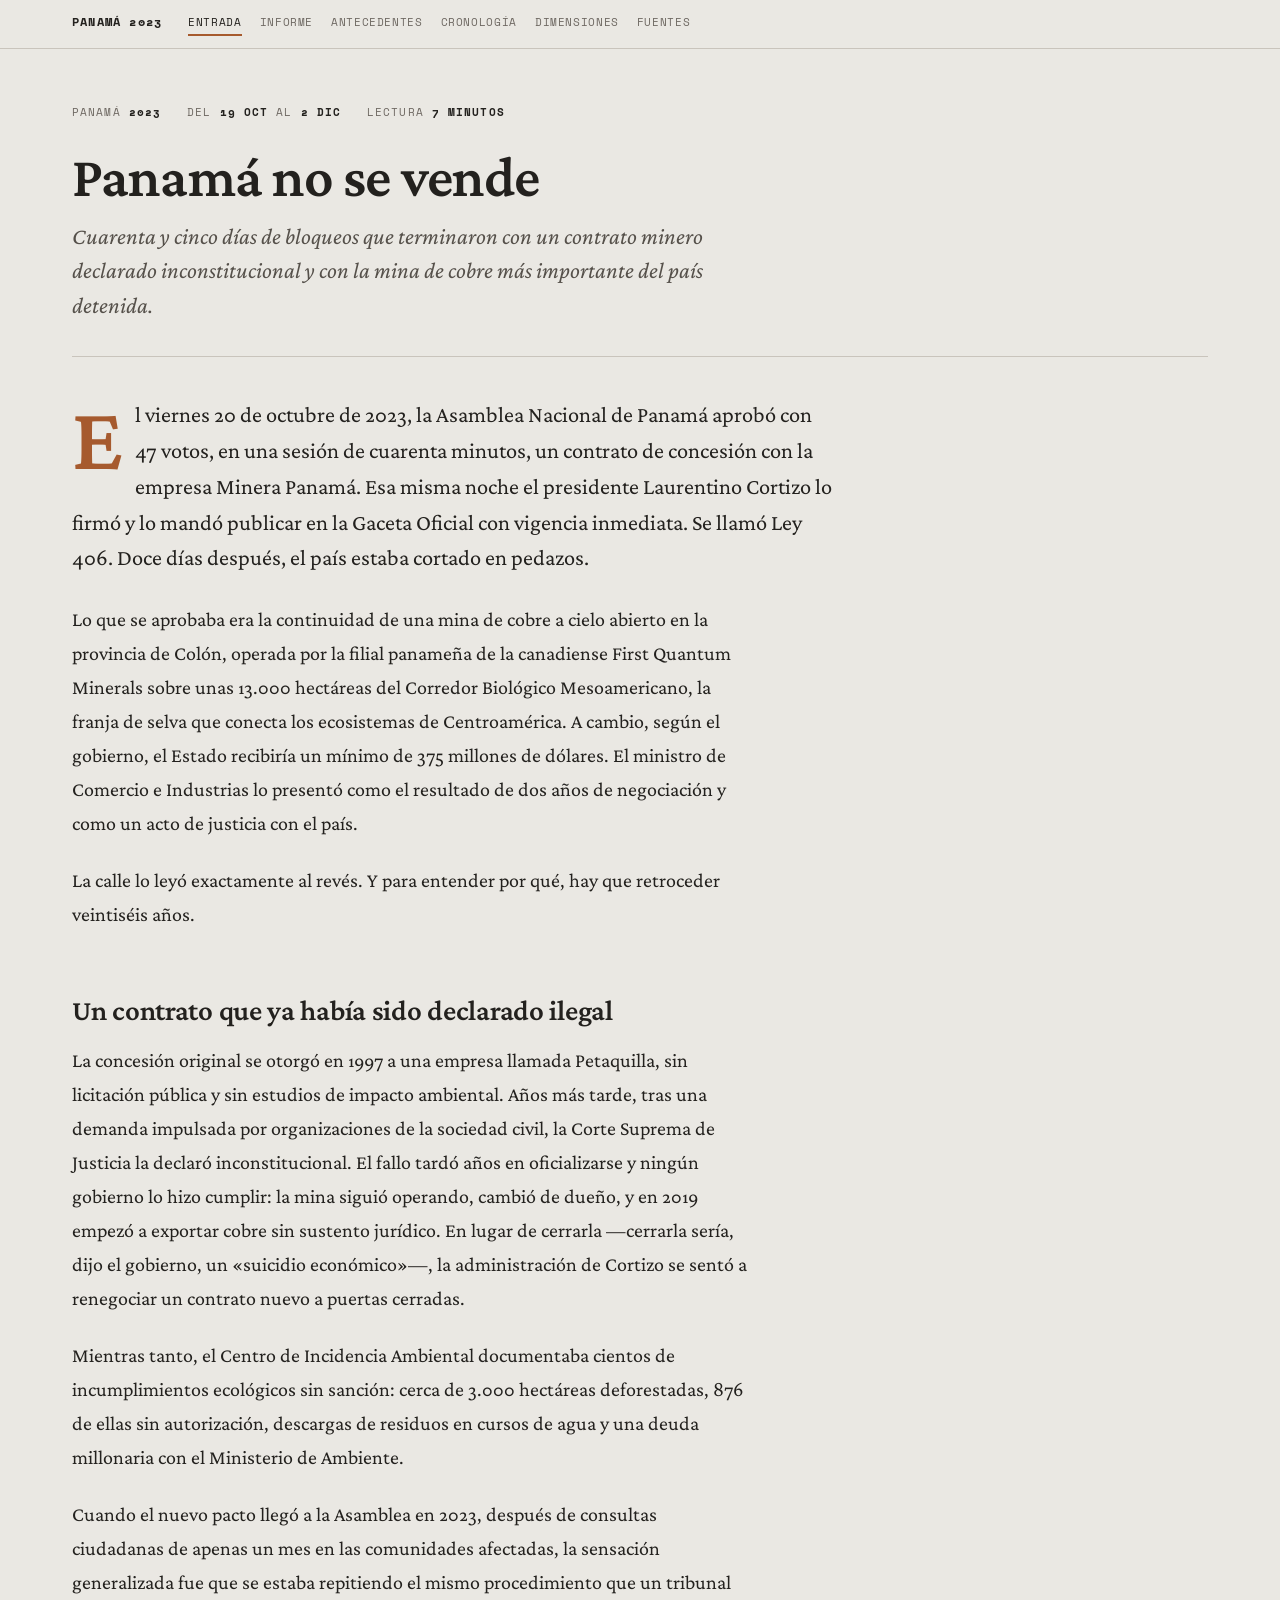
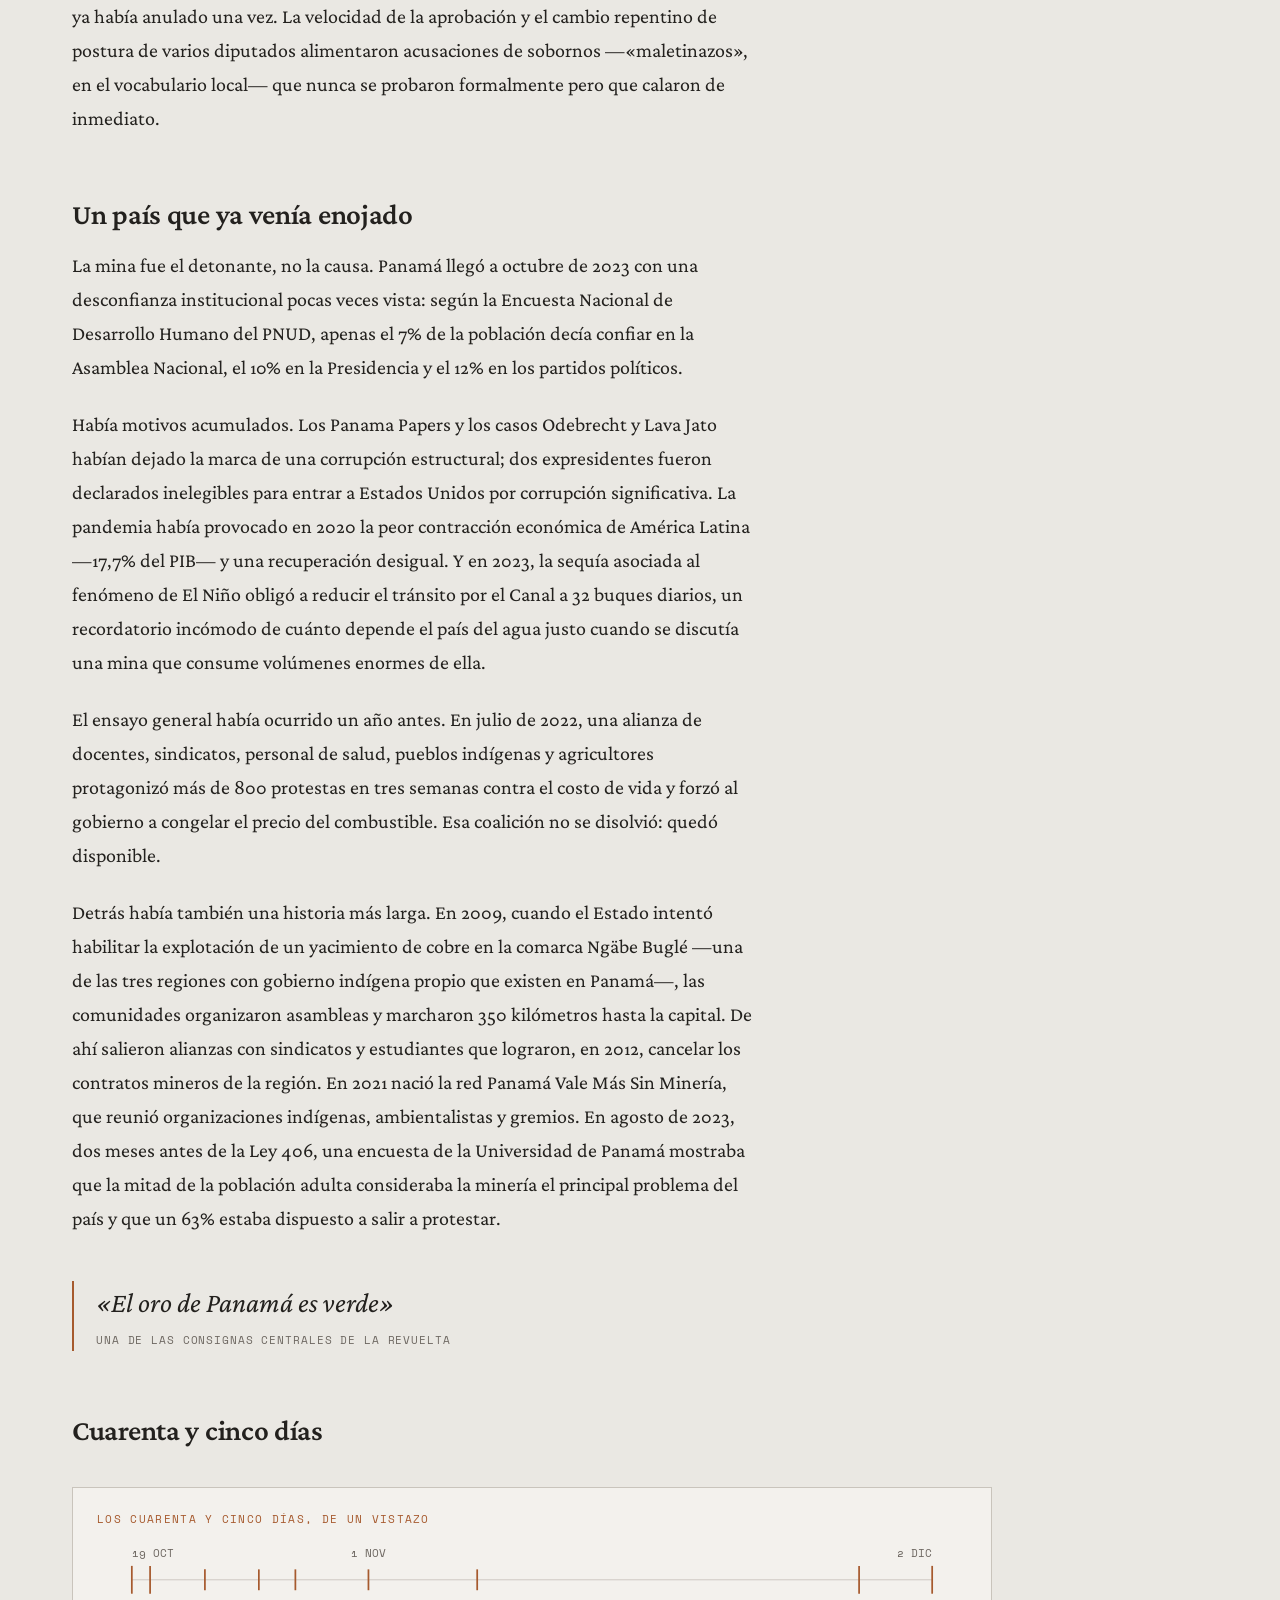
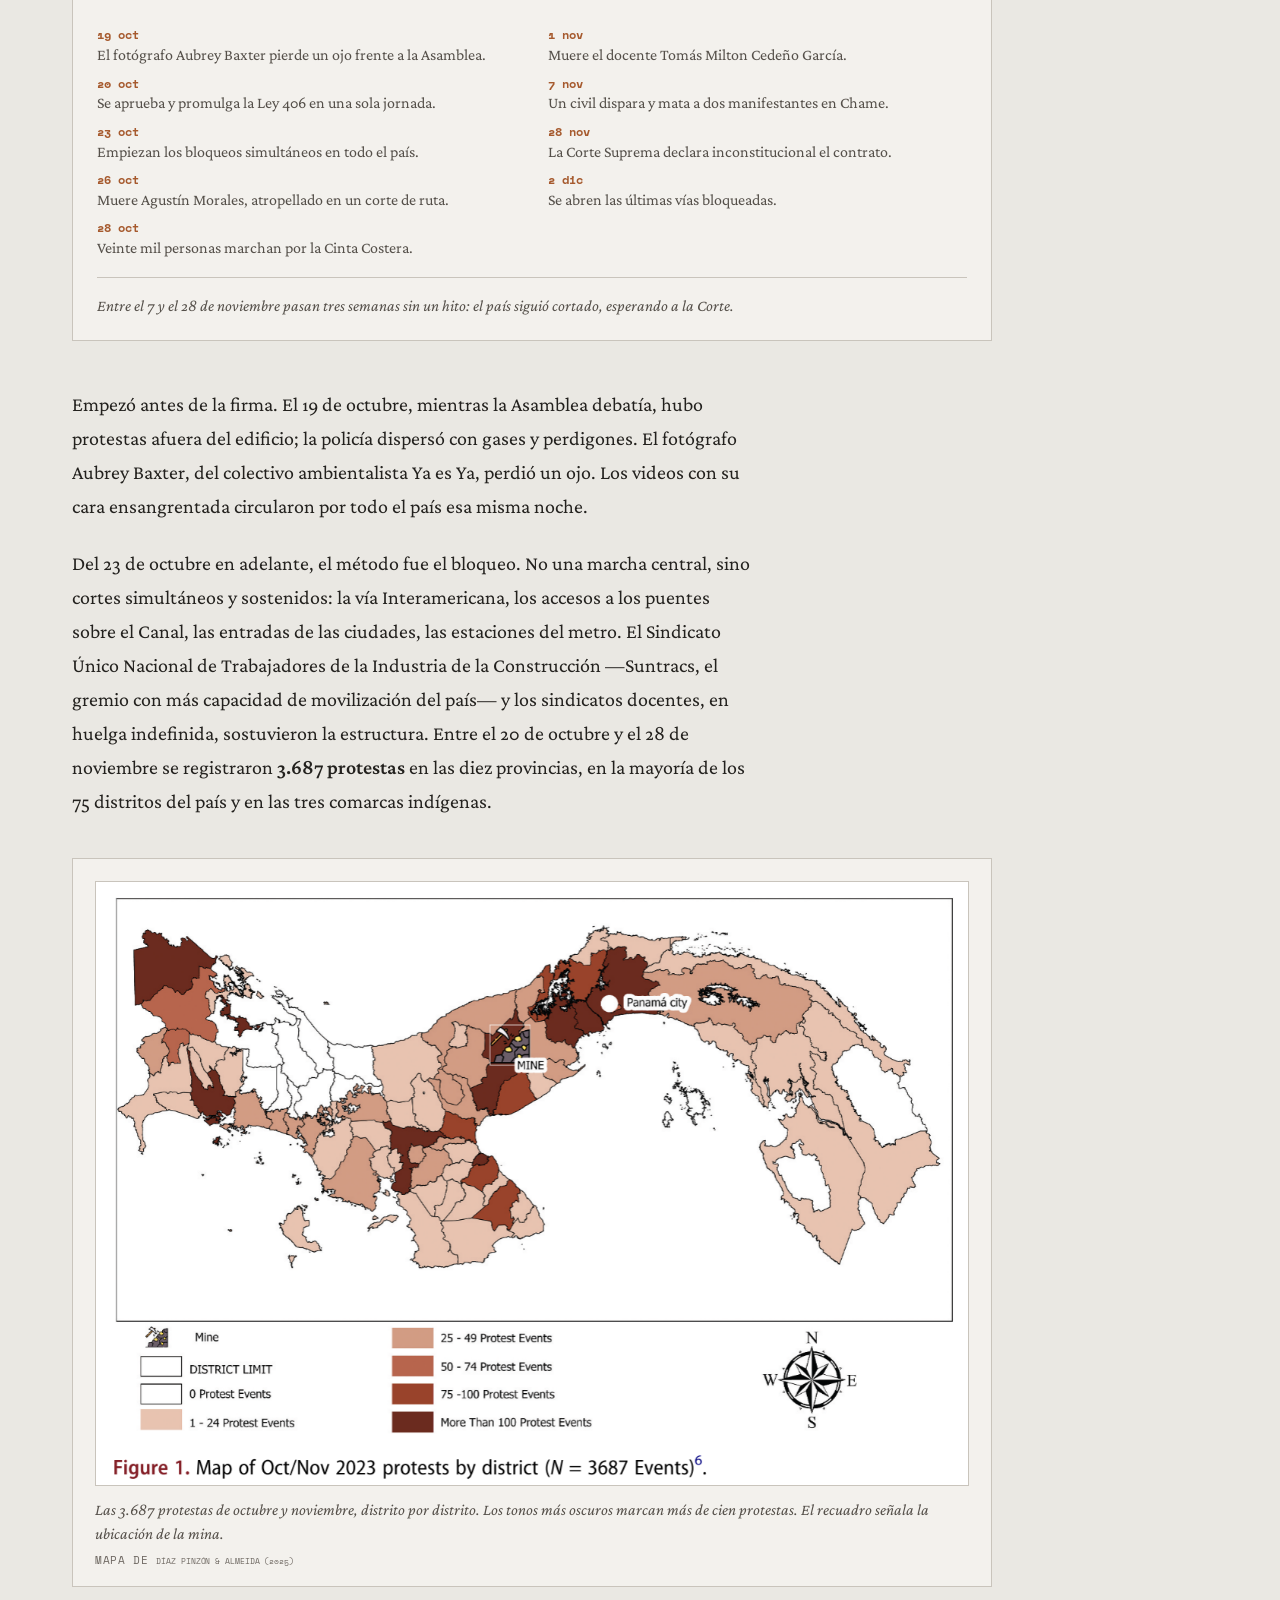
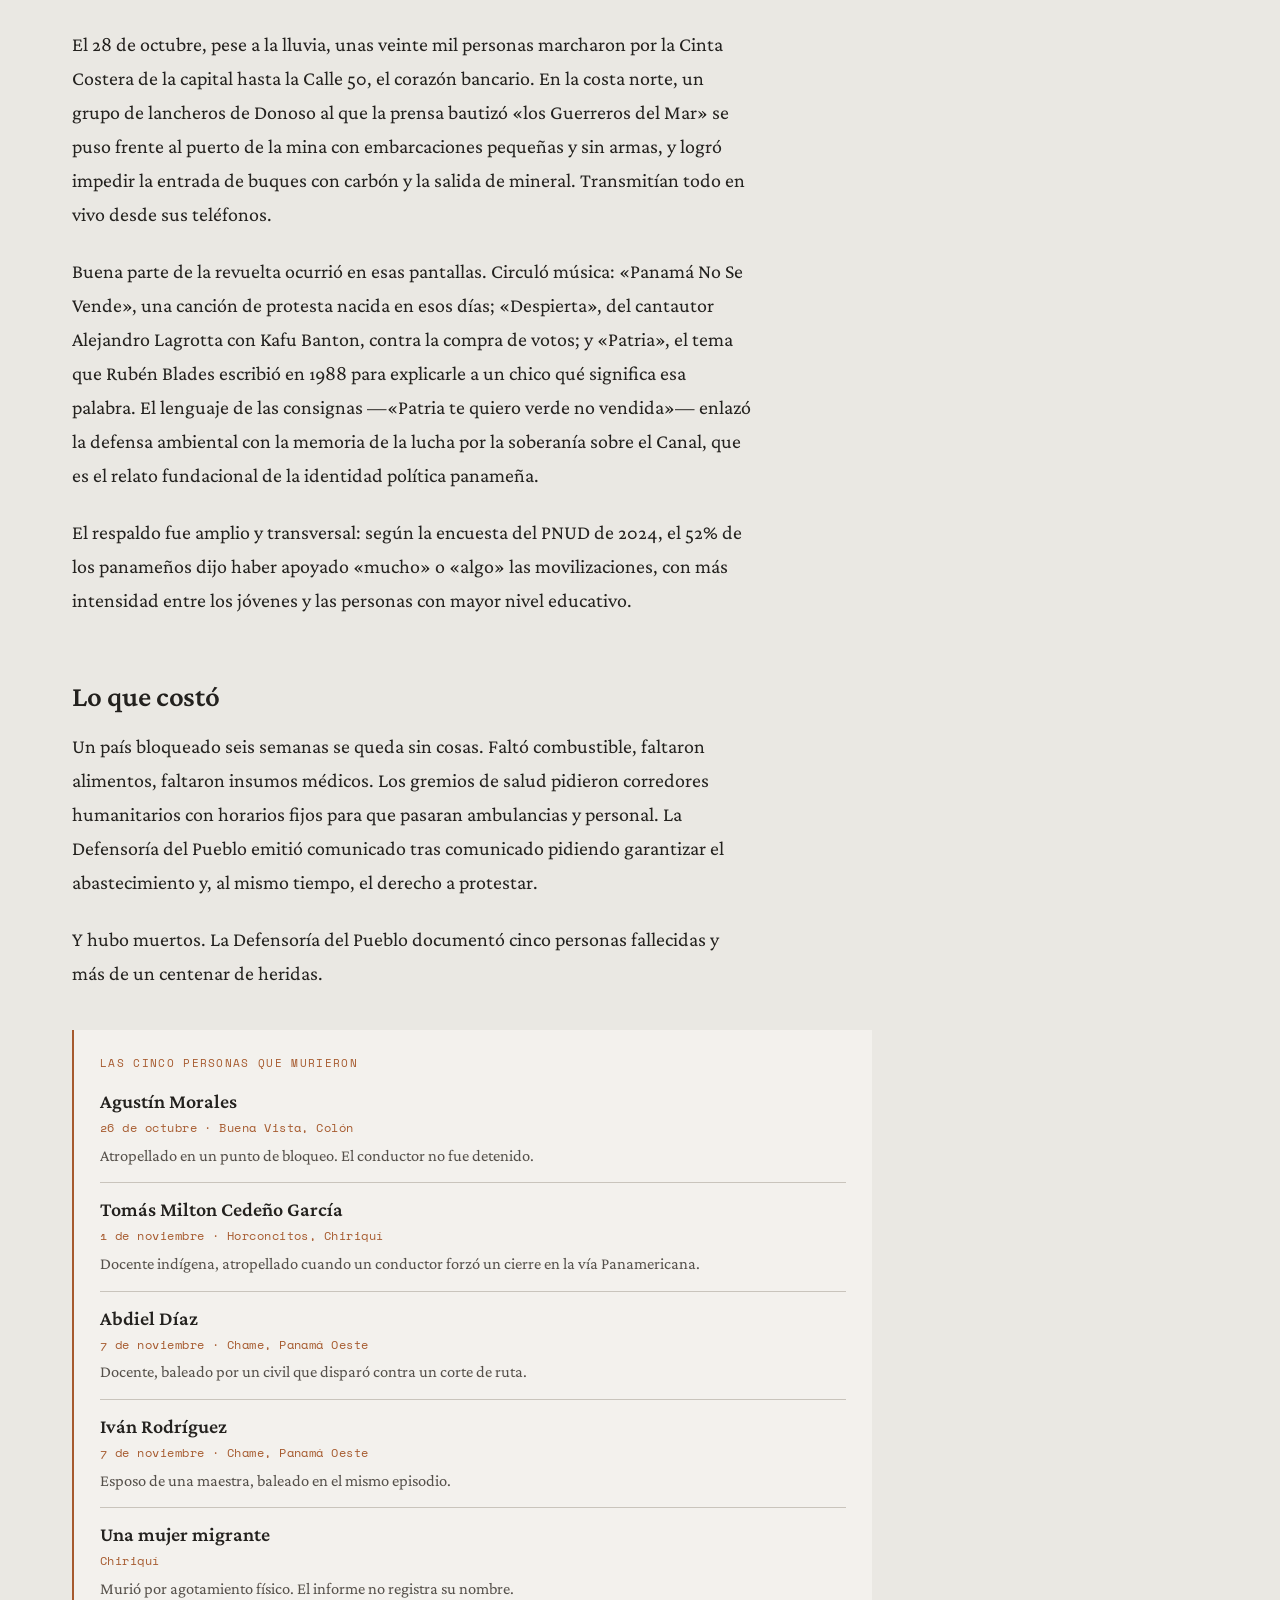
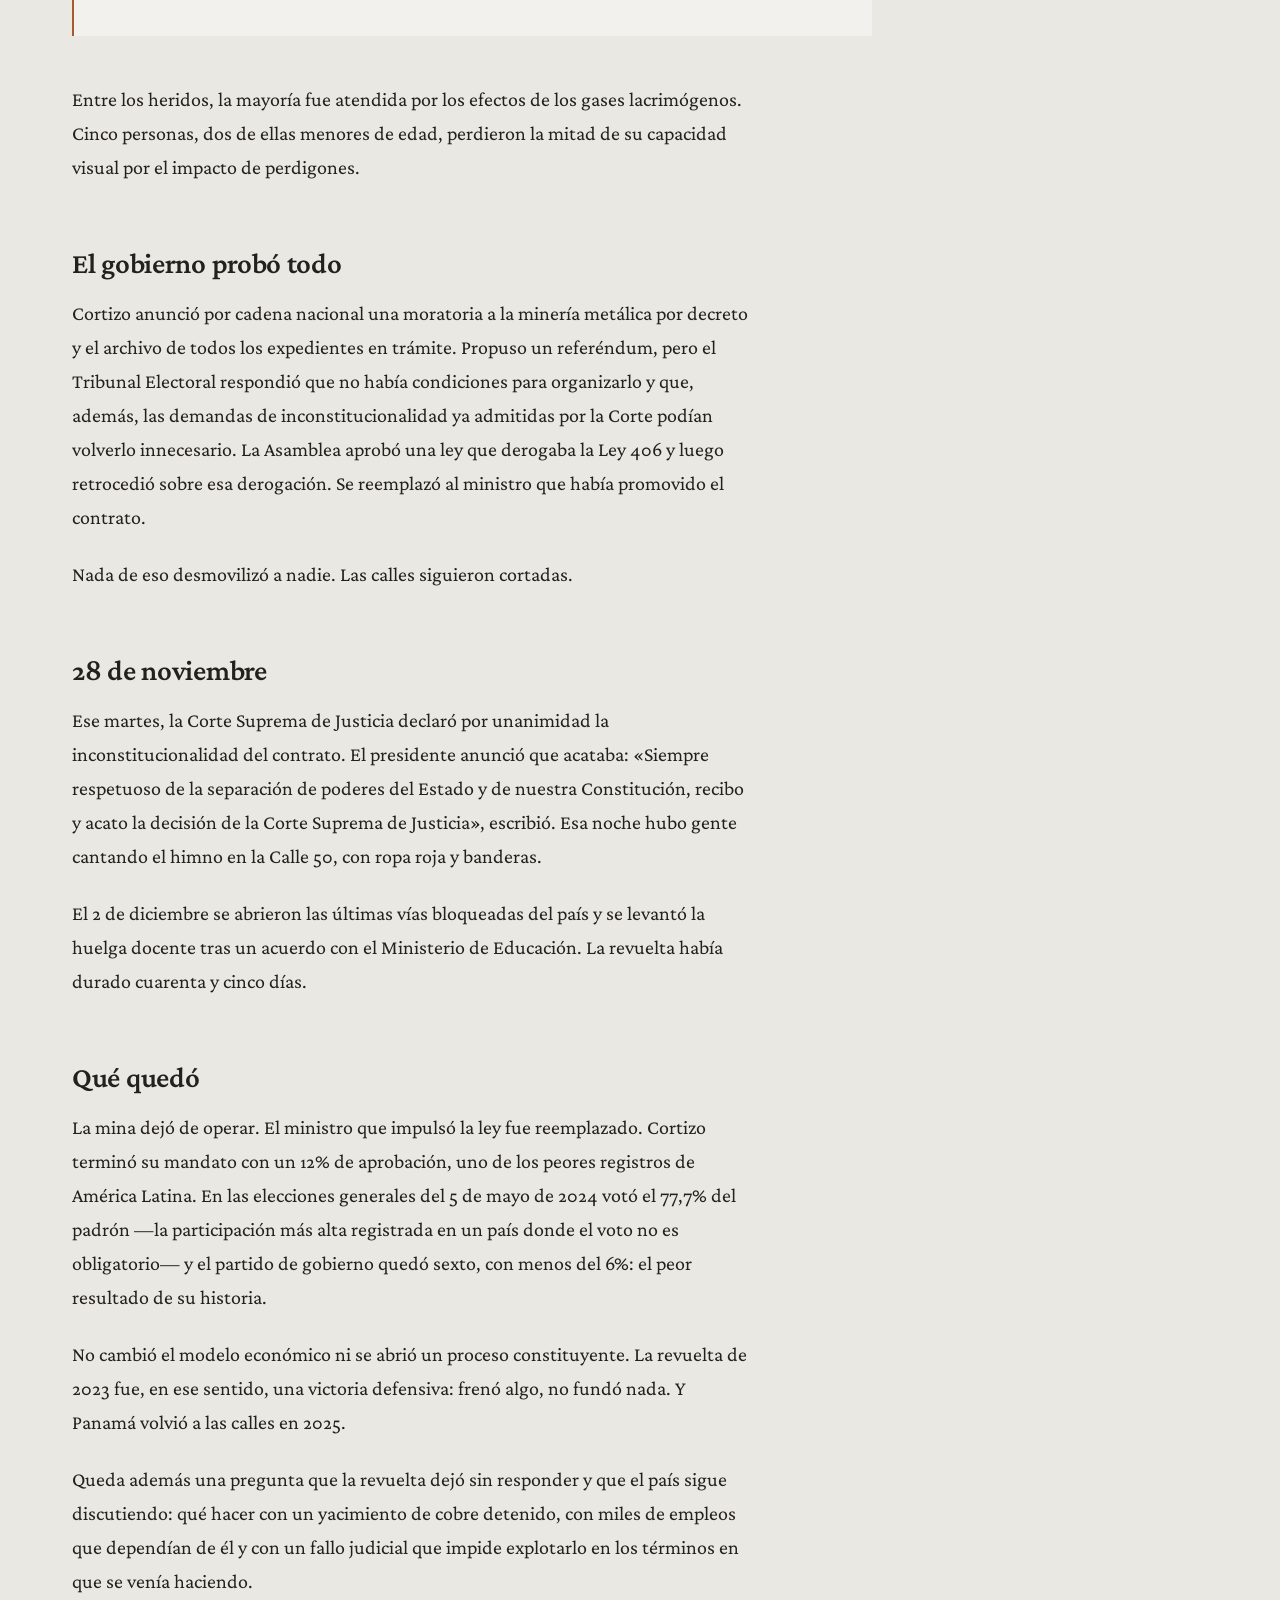
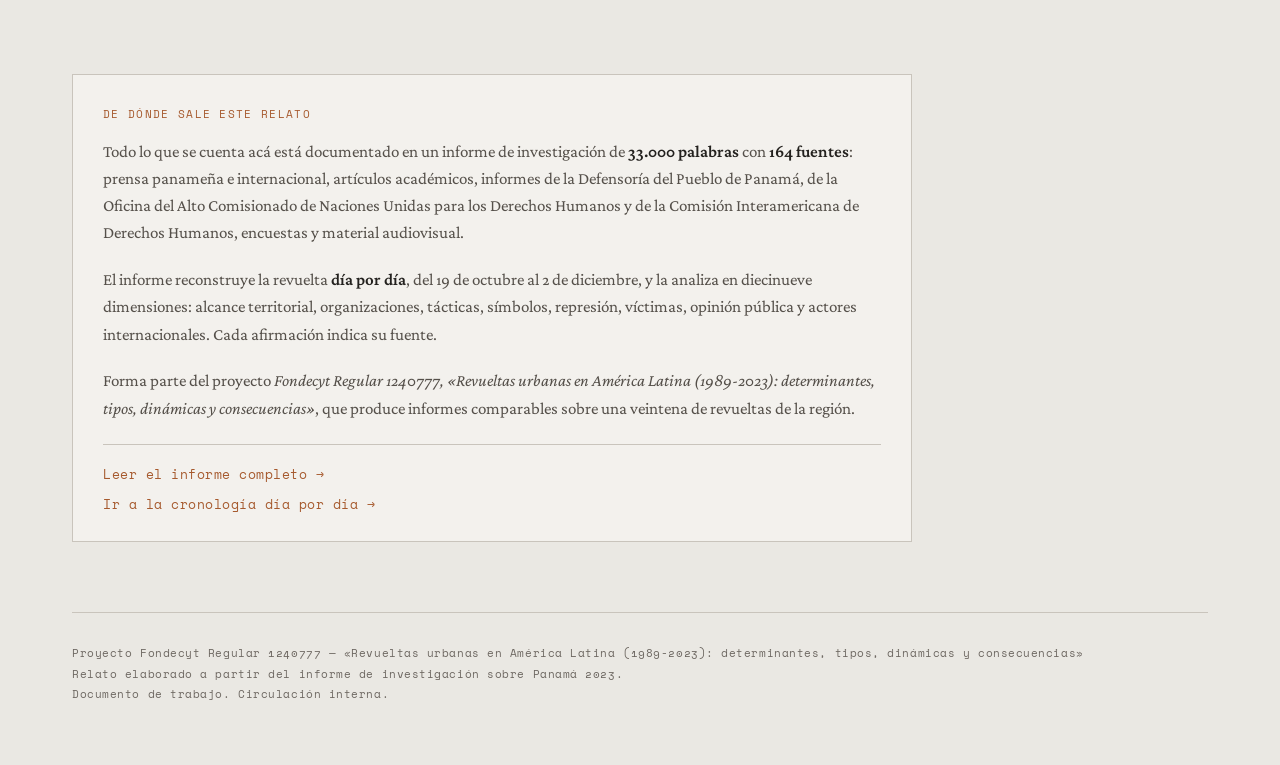
<file: index.html>
<!doctype html>
<html lang="es">
<head>
  <meta charset="utf-8">
  <meta name="viewport" content="width=device-width, initial-scale=1">
  <title>Panamá no se vende · La revuelta de 2023</title>
  <meta name="description" content="Cuarenta y cinco días de 2023 que terminaron con el contrato minero declarado inconstitucional y la mina detenida. Relato basado en un informe de investigación de 33.000 palabras.">
  <meta name="robots" content="noindex, nofollow">
  <meta property="og:title" content="Panamá no se vende · La revuelta de 2023">
  <meta property="og:description" content="Un contrato aprobado en cuarenta minutos, cuarenta y cinco días de bloqueos y un fallo unánime de la Corte Suprema.">
  <meta property="og:type" content="article">
  <meta property="og:url" content="https://alonsomaranon-ai.github.io/panama-2023/">
  <meta property="og:locale" content="es_ES">
  <meta property="og:image" content="https://alonsomaranon-ai.github.io/panama-2023/imagenes/tarjeta.png">
  <meta property="og:image:width" content="1200">
  <meta property="og:image:height" content="630">
  <meta property="og:image:alt" content="Panamá no se vende — cuarenta y cinco días de bloqueos contra un contrato minero aprobado en cuarenta minutos.">
  <meta name="twitter:card" content="summary_large_image">
  <meta name="twitter:image" content="https://alonsomaranon-ai.github.io/panama-2023/imagenes/tarjeta.png">
  <link rel="preconnect" href="https://fonts.googleapis.com">
  <link rel="preconnect" href="https://fonts.gstatic.com" crossorigin>
  <link href="https://fonts.googleapis.com/css2?family=Crimson+Pro:ital,wght@0,400;0,600;1,400;1,600&family=Space+Mono:wght@400;700&display=swap" rel="stylesheet">
  <link rel="stylesheet" href="estilos.css">
</head>
<body>

  <header class="barra">
    <div class="barra-interna">
      <a class="marca" href="index.html">Panamá 2023</a>
      <nav>
        <a href="index.html" aria-current="page">Entrada</a>
        <a href="informe.html">Informe</a>
        <a href="antecedentes.html">Antecedentes</a>
        <a href="cronologia.html">Cronología</a>
        <a href="dimensiones.html">Dimensiones</a>
        <a href="fuentes.html">Fuentes</a>
      </nav>
    </div>
  </header>

  <div class="envoltorio">

    <div class="encabezado">
      <div class="ficha">
        <span>Panamá <b>2023</b></span>
        <span>Del <b>19 oct</b> al <b>2 dic</b></span>
        <span>Lectura <b>7 minutos</b></span>
      </div>
      <h1>Panamá no se vende</h1>
      <p class="bajada">Cuarenta y cinco días de bloqueos que terminaron con un contrato minero declarado inconstitucional y con la mina de cobre más importante del país detenida.</p>
    </div>

    <article class="pieza">

      <p class="lead">El viernes 20 de octubre de 2023, la Asamblea Nacional de Panamá aprobó con 47 votos, en una sesión de cuarenta minutos, un contrato de concesión con la empresa Minera Panamá. Esa misma noche el presidente Laurentino Cortizo lo firmó y lo mandó publicar en la Gaceta Oficial con vigencia inmediata. Se llamó Ley 406. Doce días después, el país estaba cortado en pedazos.</p>

      <p>Lo que se aprobaba era la continuidad de una mina de cobre a cielo abierto en la provincia de Colón, operada por la filial panameña de la canadiense First Quantum Minerals sobre unas 13.000 hectáreas del Corredor Biológico Mesoamericano, la franja de selva que conecta los ecosistemas de Centroamérica. A cambio, según el gobierno, el Estado recibiría un mínimo de 375 millones de dólares. El ministro de Comercio e Industrias lo presentó como el resultado de dos años de negociación y como un acto de justicia con el país.</p>

      <p>La calle lo leyó exactamente al revés. Y para entender por qué, hay que retroceder veintiséis años.</p>

      <h2>Un contrato que ya había sido declarado ilegal</h2>

      <p>La concesión original se otorgó en 1997 a una empresa llamada Petaquilla, sin licitación pública y sin estudios de impacto ambiental. Años más tarde, tras una demanda impulsada por organizaciones de la sociedad civil, la Corte Suprema de Justicia la declaró inconstitucional. El fallo tardó años en oficializarse y ningún gobierno lo hizo cumplir: la mina siguió operando, cambió de dueño, y en 2019 empezó a exportar cobre sin sustento jurídico. En lugar de cerrarla —cerrarla sería, dijo el gobierno, un «suicidio económico»—, la administración de Cortizo se sentó a renegociar un contrato nuevo a puertas cerradas.</p>

      <p>Mientras tanto, el Centro de Incidencia Ambiental documentaba cientos de incumplimientos ecológicos sin sanción: cerca de 3.000 hectáreas deforestadas, 876 de ellas sin autorización, descargas de residuos en cursos de agua y una deuda millonaria con el Ministerio de Ambiente.</p>

      <p>Cuando el nuevo pacto llegó a la Asamblea en 2023, después de consultas ciudadanas de apenas un mes en las comunidades afectadas, la sensación generalizada fue que se estaba repitiendo el mismo procedimiento que un tribunal ya había anulado una vez. La velocidad de la aprobación y el cambio repentino de postura de varios diputados alimentaron acusaciones de sobornos —«maletinazos», en el vocabulario local— que nunca se probaron formalmente pero que calaron de inmediato.</p>

      <h2>Un país que ya venía enojado</h2>

      <p>La mina fue el detonante, no la causa. Panamá llegó a octubre de 2023 con una desconfianza institucional pocas veces vista: según la Encuesta Nacional de Desarrollo Humano del PNUD, apenas el 7% de la población decía confiar en la Asamblea Nacional, el 10% en la Presidencia y el 12% en los partidos políticos.</p>

      <p>Había motivos acumulados. Los Panama Papers y los casos Odebrecht y Lava Jato habían dejado la marca de una corrupción estructural; dos expresidentes fueron declarados inelegibles para entrar a Estados Unidos por corrupción significativa. La pandemia había provocado en 2020 la peor contracción económica de América Latina —17,7% del PIB— y una recuperación desigual. Y en 2023, la sequía asociada al fenómeno de El Niño obligó a reducir el tránsito por el Canal a 32 buques diarios, un recordatorio incómodo de cuánto depende el país del agua justo cuando se discutía una mina que consume volúmenes enormes de ella.</p>

      <p>El ensayo general había ocurrido un año antes. En julio de 2022, una alianza de docentes, sindicatos, personal de salud, pueblos indígenas y agricultores protagonizó más de 800 protestas en tres semanas contra el costo de vida y forzó al gobierno a congelar el precio del combustible. Esa coalición no se disolvió: quedó disponible.</p>

      <p>Detrás había también una historia más larga. En 2009, cuando el Estado intentó habilitar la explotación de un yacimiento de cobre en la comarca Ngäbe Buglé —una de las tres regiones con gobierno indígena propio que existen en Panamá—, las comunidades organizaron asambleas y marcharon 350 kilómetros hasta la capital. De ahí salieron alianzas con sindicatos y estudiantes que lograron, en 2012, cancelar los contratos mineros de la región. En 2021 nació la red Panamá Vale Más Sin Minería, que reunió organizaciones indígenas, ambientalistas y gremios. En agosto de 2023, dos meses antes de la Ley 406, una encuesta de la Universidad de Panamá mostraba que la mitad de la población adulta consideraba la minería el principal problema del país y que un 63% estaba dispuesto a salir a protestar.</p>

      <div class="destacado">
        «El oro de Panamá es verde»
        <cite>Una de las consignas centrales de la revuelta</cite>
      </div>

      <h2>Cuarenta y cinco días</h2>

      <figure class="linea-tiempo">
        <div class="rotulo">Los cuarenta y cinco días, de un vistazo</div>
        <svg viewBox="0 0 1000 74" role="img" aria-label="Línea de tiempo del 19 de octubre al 2 de diciembre de 2023 con nueve momentos marcados">
          <line x1="40" y1="40" x2="960" y2="40" stroke="#C9C4BC" stroke-width="1"/>
          <g stroke="#A65A2E" stroke-width="2">
            <line x1="40"  y1="24" x2="40"  y2="56"/>
            <line x1="61"  y1="24" x2="61"  y2="56"/>
            <line x1="124" y1="28" x2="124" y2="52"/>
            <line x1="186" y1="28" x2="186" y2="52"/>
            <line x1="228" y1="28" x2="228" y2="52"/>
            <line x1="312" y1="28" x2="312" y2="52"/>
            <line x1="437" y1="28" x2="437" y2="52"/>
            <line x1="876" y1="24" x2="876" y2="56"/>
            <line x1="960" y1="24" x2="960" y2="56"/>
          </g>
          <g fill="#6E6862" font-family="'Space Mono', monospace" font-size="13">
            <text x="40" y="14">19 OCT</text>
            <text x="312" y="14" text-anchor="middle">1 NOV</text>
            <text x="960" y="14" text-anchor="end">2 DIC</text>
          </g>
        </svg>
        <ol class="hitos">
          <li><b>19 oct</b> El fotógrafo Aubrey Baxter pierde un ojo frente a la Asamblea.</li>
          <li><b>20 oct</b> Se aprueba y promulga la Ley 406 en una sola jornada.</li>
          <li><b>23 oct</b> Empiezan los bloqueos simultáneos en todo el país.</li>
          <li><b>26 oct</b> Muere Agustín Morales, atropellado en un corte de ruta.</li>
          <li><b>28 oct</b> Veinte mil personas marchan por la Cinta Costera.</li>
          <li><b>1 nov</b> Muere el docente Tomás Milton Cedeño García.</li>
          <li><b>7 nov</b> Un civil dispara y mata a dos manifestantes en Chame.</li>
          <li><b>28 nov</b> La Corte Suprema declara inconstitucional el contrato.</li>
          <li><b>2 dic</b> Se abren las últimas vías bloqueadas.</li>
        </ol>
        <figcaption>Entre el 7 y el 28 de noviembre pasan tres semanas sin un hito: el país siguió cortado, esperando a la Corte.</figcaption>
      </figure>

      <p>Empezó antes de la firma. El 19 de octubre, mientras la Asamblea debatía, hubo protestas afuera del edificio; la policía dispersó con gases y perdigones. El fotógrafo Aubrey Baxter, del colectivo ambientalista Ya es Ya, perdió un ojo. Los videos con su cara ensangrentada circularon por todo el país esa misma noche.</p>

      <p>Del 23 de octubre en adelante, el método fue el bloqueo. No una marcha central, sino cortes simultáneos y sostenidos: la vía Interamericana, los accesos a los puentes sobre el Canal, las entradas de las ciudades, las estaciones del metro. El Sindicato Único Nacional de Trabajadores de la Industria de la Construcción —Suntracs, el gremio con más capacidad de movilización del país— y los sindicatos docentes, en huelga indefinida, sostuvieron la estructura. Entre el 20 de octubre y el 28 de noviembre se registraron <b>3.687 protestas</b> en las diez provincias, en la mayoría de los 75 distritos del país y en las tres comarcas indígenas.</p>

      <figure class="mapa">
        <img src="imagenes/image13.png" alt="Mapa de Panamá con los distritos coloreados según la cantidad de protestas entre octubre y noviembre de 2023; los tonos más oscuros, con más de cien protestas, se concentran en el área metropolitana, la costa norte y la frontera occidental." loading="lazy">
        <figcaption>Las 3.687 protestas de octubre y noviembre, distrito por distrito. Los tonos más oscuros marcan más de cien protestas. El recuadro señala la ubicación de la mina. <span class="credito">Mapa de <span class="cita">Díaz Pinzón &amp; Almeida (2025)</span></span></figcaption>
      </figure>

      <p>El 28 de octubre, pese a la lluvia, unas veinte mil personas marcharon por la Cinta Costera de la capital hasta la Calle 50, el corazón bancario. En la costa norte, un grupo de lancheros de Donoso al que la prensa bautizó «los Guerreros del Mar» se puso frente al puerto de la mina con embarcaciones pequeñas y sin armas, y logró impedir la entrada de buques con carbón y la salida de mineral. Transmitían todo en vivo desde sus teléfonos.</p>

      <p>Buena parte de la revuelta ocurrió en esas pantallas. Circuló música: «Panamá No Se Vende», una canción de protesta nacida en esos días; «Despierta», del cantautor Alejandro Lagrotta con Kafu Banton, contra la compra de votos; y «Patria», el tema que Rubén Blades escribió en 1988 para explicarle a un chico qué significa esa palabra. El lenguaje de las consignas —«Patria te quiero verde no vendida»— enlazó la defensa ambiental con la memoria de la lucha por la soberanía sobre el Canal, que es el relato fundacional de la identidad política panameña.</p>

      <p>El respaldo fue amplio y transversal: según la encuesta del PNUD de 2024, el 52% de los panameños dijo haber apoyado «mucho» o «algo» las movilizaciones, con más intensidad entre los jóvenes y las personas con mayor nivel educativo.</p>

      <h2>Lo que costó</h2>

      <p>Un país bloqueado seis semanas se queda sin cosas. Faltó combustible, faltaron alimentos, faltaron insumos médicos. Los gremios de salud pidieron corredores humanitarios con horarios fijos para que pasaran ambulancias y personal. La Defensoría del Pueblo emitió comunicado tras comunicado pidiendo garantizar el abastecimiento y, al mismo tiempo, el derecho a protestar.</p>

      <p>Y hubo muertos. La Defensoría del Pueblo documentó cinco personas fallecidas y más de un centenar de heridas.</p>

      <div class="victimas">
        <div class="rotulo">Las cinco personas que murieron</div>
        <ul>
          <li>
            <b>Agustín Morales</b>
            <span class="donde">26 de octubre · Buena Vista, Colón</span>
            <span class="como">Atropellado en un punto de bloqueo. El conductor no fue detenido.</span>
          </li>
          <li>
            <b>Tomás Milton Cedeño García</b>
            <span class="donde">1 de noviembre · Horconcitos, Chiriquí</span>
            <span class="como">Docente indígena, atropellado cuando un conductor forzó un cierre en la vía Panamericana.</span>
          </li>
          <li>
            <b>Abdiel Díaz</b>
            <span class="donde">7 de noviembre · Chame, Panamá Oeste</span>
            <span class="como">Docente, baleado por un civil que disparó contra un corte de ruta.</span>
          </li>
          <li>
            <b>Iván Rodríguez</b>
            <span class="donde">7 de noviembre · Chame, Panamá Oeste</span>
            <span class="como">Esposo de una maestra, baleado en el mismo episodio.</span>
          </li>
          <li>
            <b>Una mujer migrante</b>
            <span class="donde">Chiriquí</span>
            <span class="como">Murió por agotamiento físico. El informe no registra su nombre.</span>
          </li>
        </ul>
      </div>

      <p>Entre los heridos, la mayoría fue atendida por los efectos de los gases lacrimógenos. Cinco personas, dos de ellas menores de edad, perdieron la mitad de su capacidad visual por el impacto de perdigones.</p>

      <h2>El gobierno probó todo</h2>

      <p>Cortizo anunció por cadena nacional una moratoria a la minería metálica por decreto y el archivo de todos los expedientes en trámite. Propuso un referéndum, pero el Tribunal Electoral respondió que no había condiciones para organizarlo y que, además, las demandas de inconstitucionalidad ya admitidas por la Corte podían volverlo innecesario. La Asamblea aprobó una ley que derogaba la Ley 406 y luego retrocedió sobre esa derogación. Se reemplazó al ministro que había promovido el contrato.</p>

      <p>Nada de eso desmovilizó a nadie. Las calles siguieron cortadas.</p>

      <h2>28 de noviembre</h2>

      <p>Ese martes, la Corte Suprema de Justicia declaró por unanimidad la inconstitucionalidad del contrato. El presidente anunció que acataba: «Siempre respetuoso de la separación de poderes del Estado y de nuestra Constitución, recibo y acato la decisión de la Corte Suprema de Justicia», escribió. Esa noche hubo gente cantando el himno en la Calle 50, con ropa roja y banderas.</p>

      <p>El 2 de diciembre se abrieron las últimas vías bloqueadas del país y se levantó la huelga docente tras un acuerdo con el Ministerio de Educación. La revuelta había durado cuarenta y cinco días.</p>

      <h2>Qué quedó</h2>

      <p>La mina dejó de operar. El ministro que impulsó la ley fue reemplazado. Cortizo terminó su mandato con un 12% de aprobación, uno de los peores registros de América Latina. En las elecciones generales del 5 de mayo de 2024 votó el 77,7% del padrón —la participación más alta registrada en un país donde el voto no es obligatorio— y el partido de gobierno quedó sexto, con menos del 6%: el peor resultado de su historia.</p>

      <p>No cambió el modelo económico ni se abrió un proceso constituyente. La revuelta de 2023 fue, en ese sentido, una victoria defensiva: frenó algo, no fundó nada. Y Panamá volvió a las calles en 2025.</p>

      <p>Queda además una pregunta que la revuelta dejó sin responder y que el país sigue discutiendo: qué hacer con un yacimiento de cobre detenido, con miles de empleos que dependían de él y con un fallo judicial que impide explotarlo en los términos en que se venía haciendo.</p>

    </article>

    <div class="puerta">
      <span class="etiqueta">De dónde sale este relato</span>
      <p>Todo lo que se cuenta acá está documentado en un informe de investigación de <b>33.000 palabras</b> con <b>164 fuentes</b>: prensa panameña e internacional, artículos académicos, informes de la Defensoría del Pueblo de Panamá, de la Oficina del Alto Comisionado de Naciones Unidas para los Derechos Humanos y de la Comisión Interamericana de Derechos Humanos, encuestas y material audiovisual.</p>
      <p>El informe reconstruye la revuelta <b>día por día</b>, del 19 de octubre al 2 de diciembre, y la analiza en diecinueve dimensiones: alcance territorial, organizaciones, tácticas, símbolos, represión, víctimas, opinión pública y actores internacionales. Cada afirmación indica su fuente.</p>
      <p>Forma parte del proyecto <em>Fondecyt Regular 1240777, «Revueltas urbanas en América Latina (1989-2023): determinantes, tipos, dinámicas y consecuencias»</em>, que produce informes comparables sobre una veintena de revueltas de la región.</p>
      <p class="acceso">
        <a href="informe.html">Leer el informe completo →</a>
        <a href="cronologia.html">Ir a la cronología día por día →</a>
      </p>
    </div>

    <footer>
      Proyecto Fondecyt Regular 1240777 — «Revueltas urbanas en América Latina (1989-2023): determinantes, tipos, dinámicas y consecuencias»<br>
      Relato elaborado a partir del informe de investigación sobre Panamá 2023.<br>
      Documento de trabajo. Circulación interna.
    </footer>

  </div>

</body>
</html>
</file>
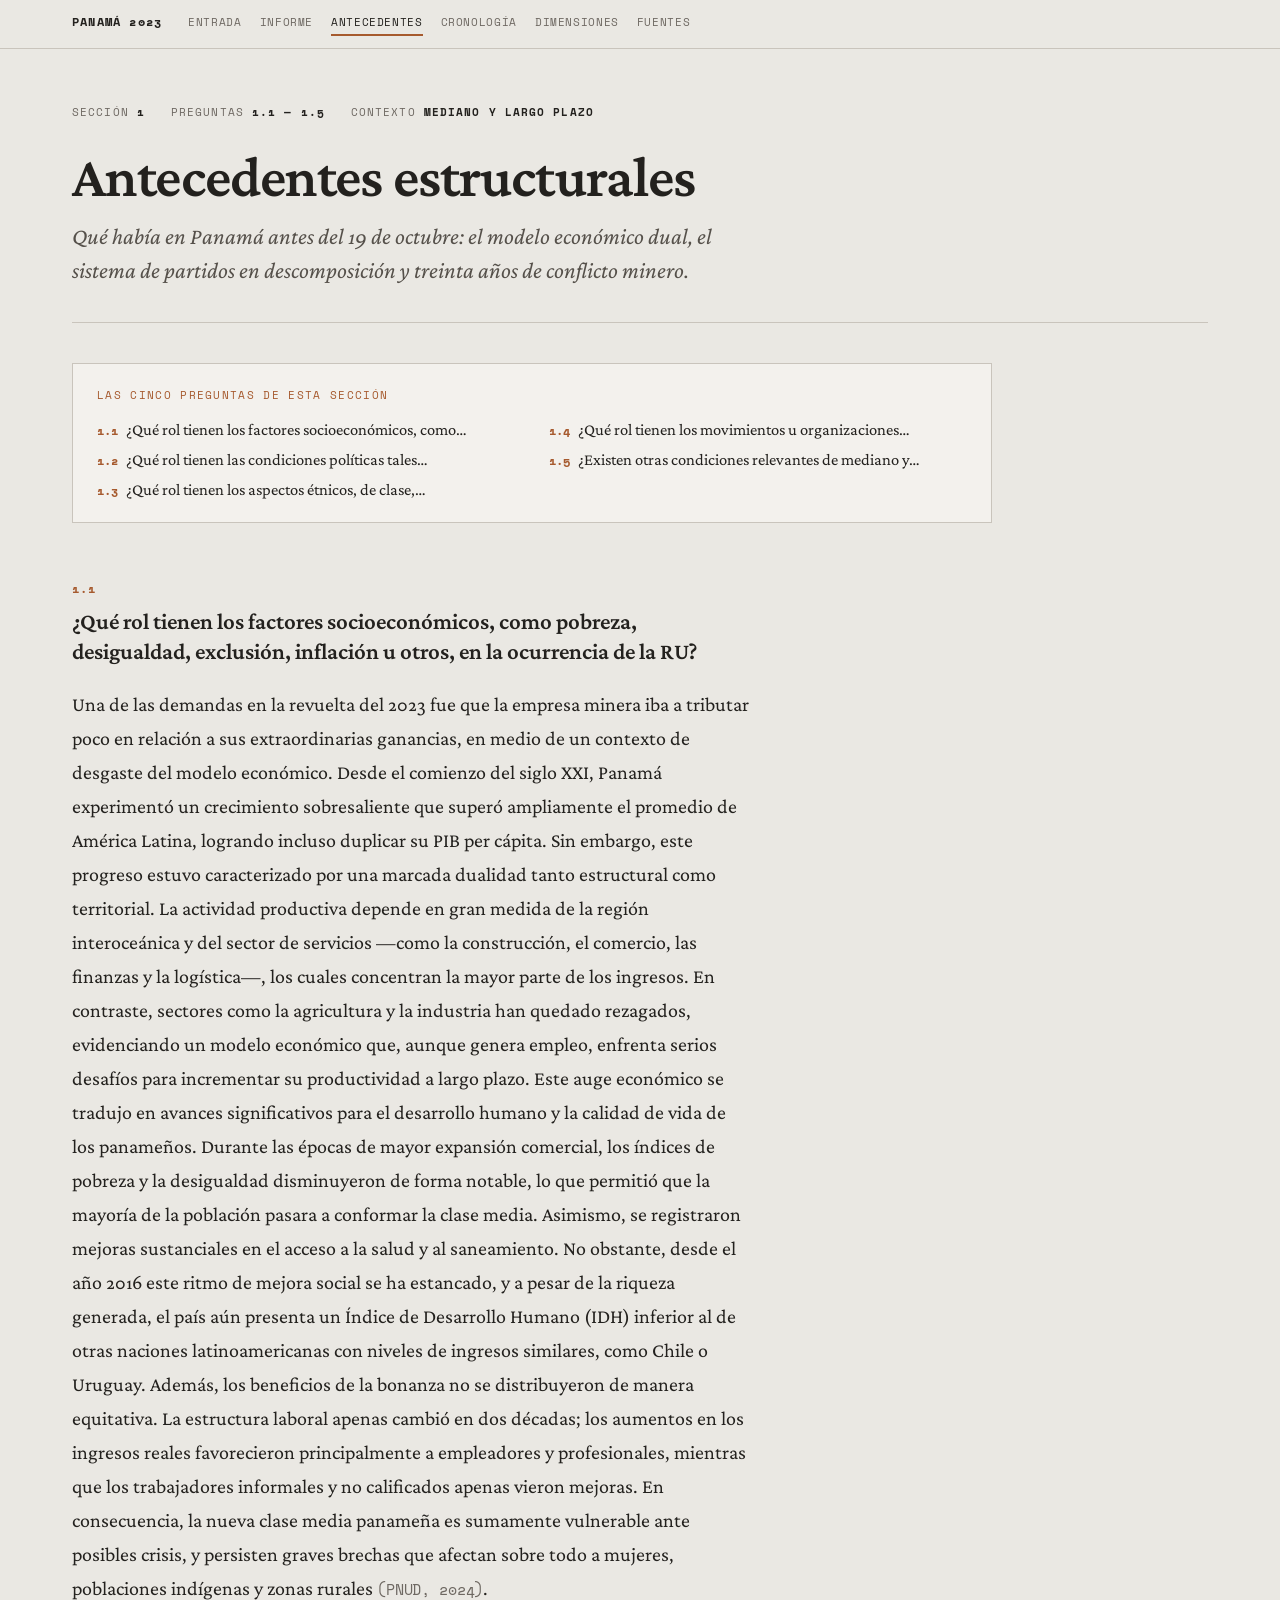
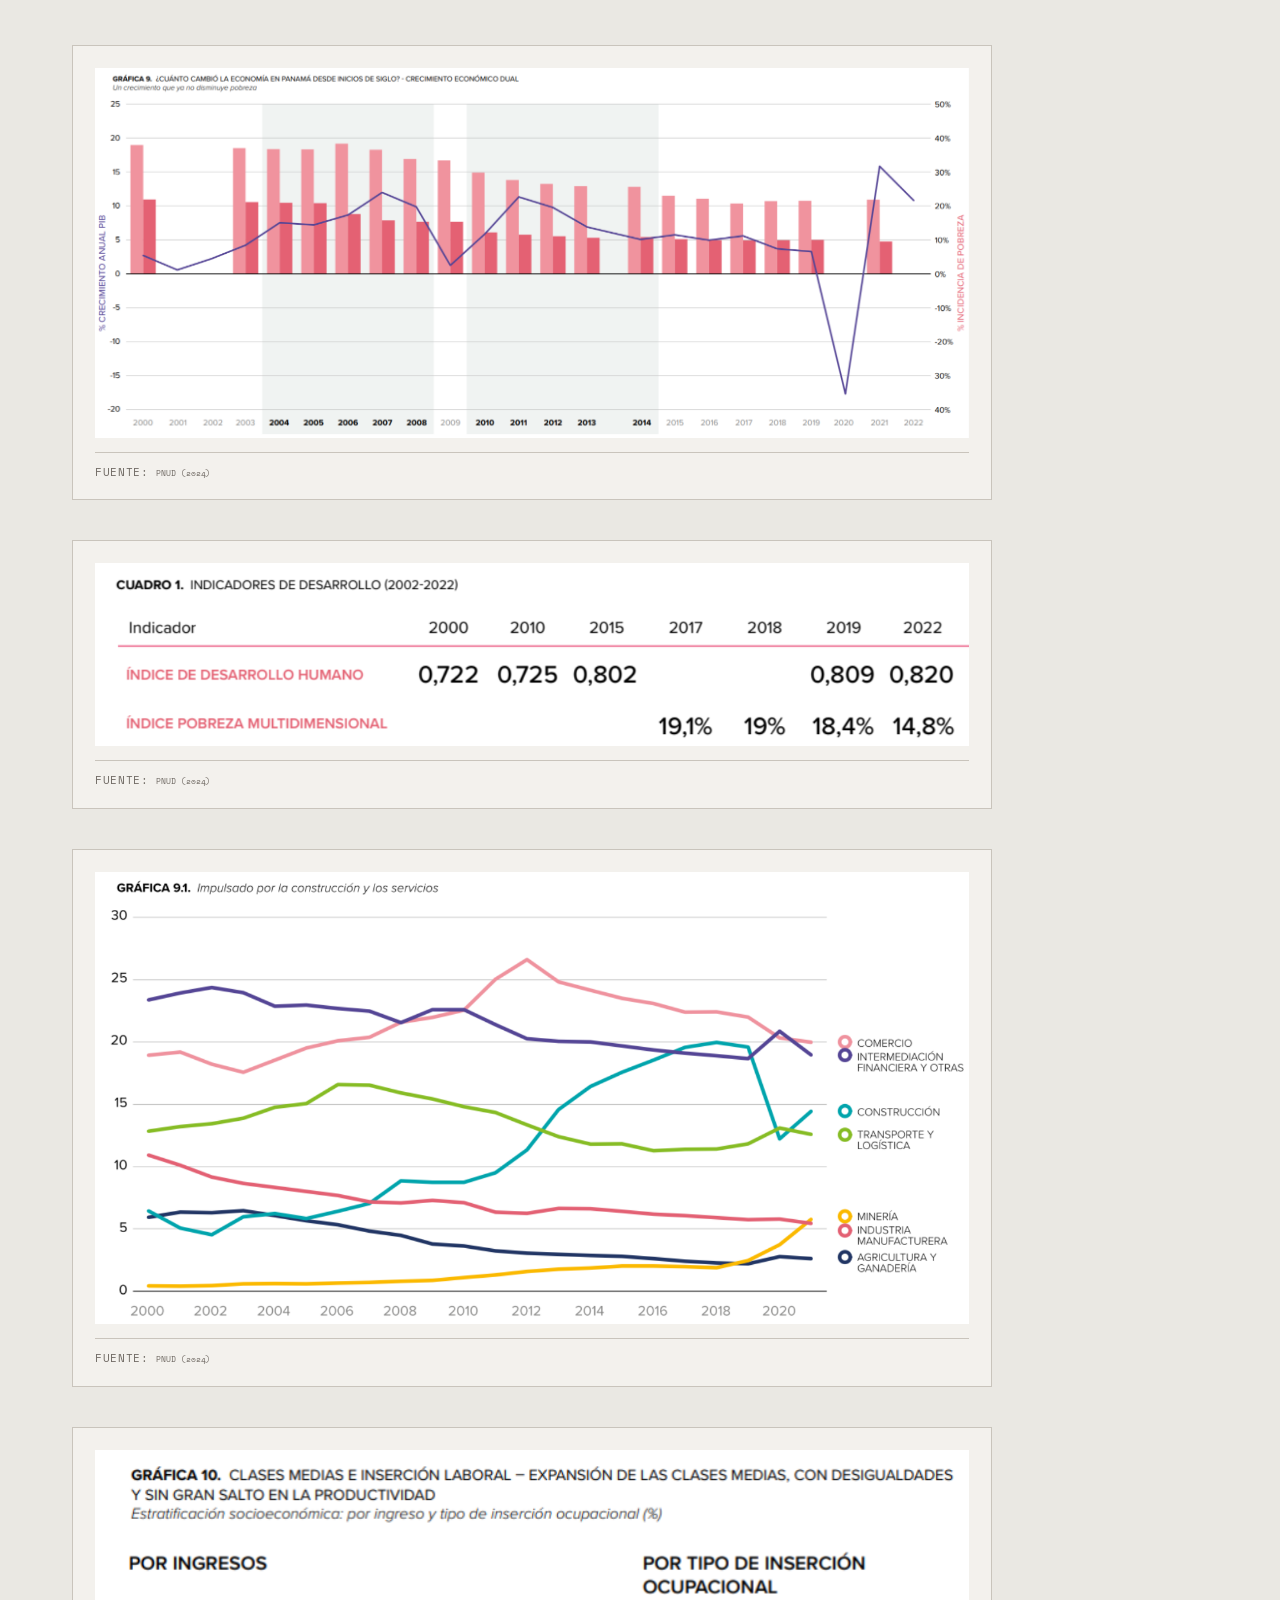
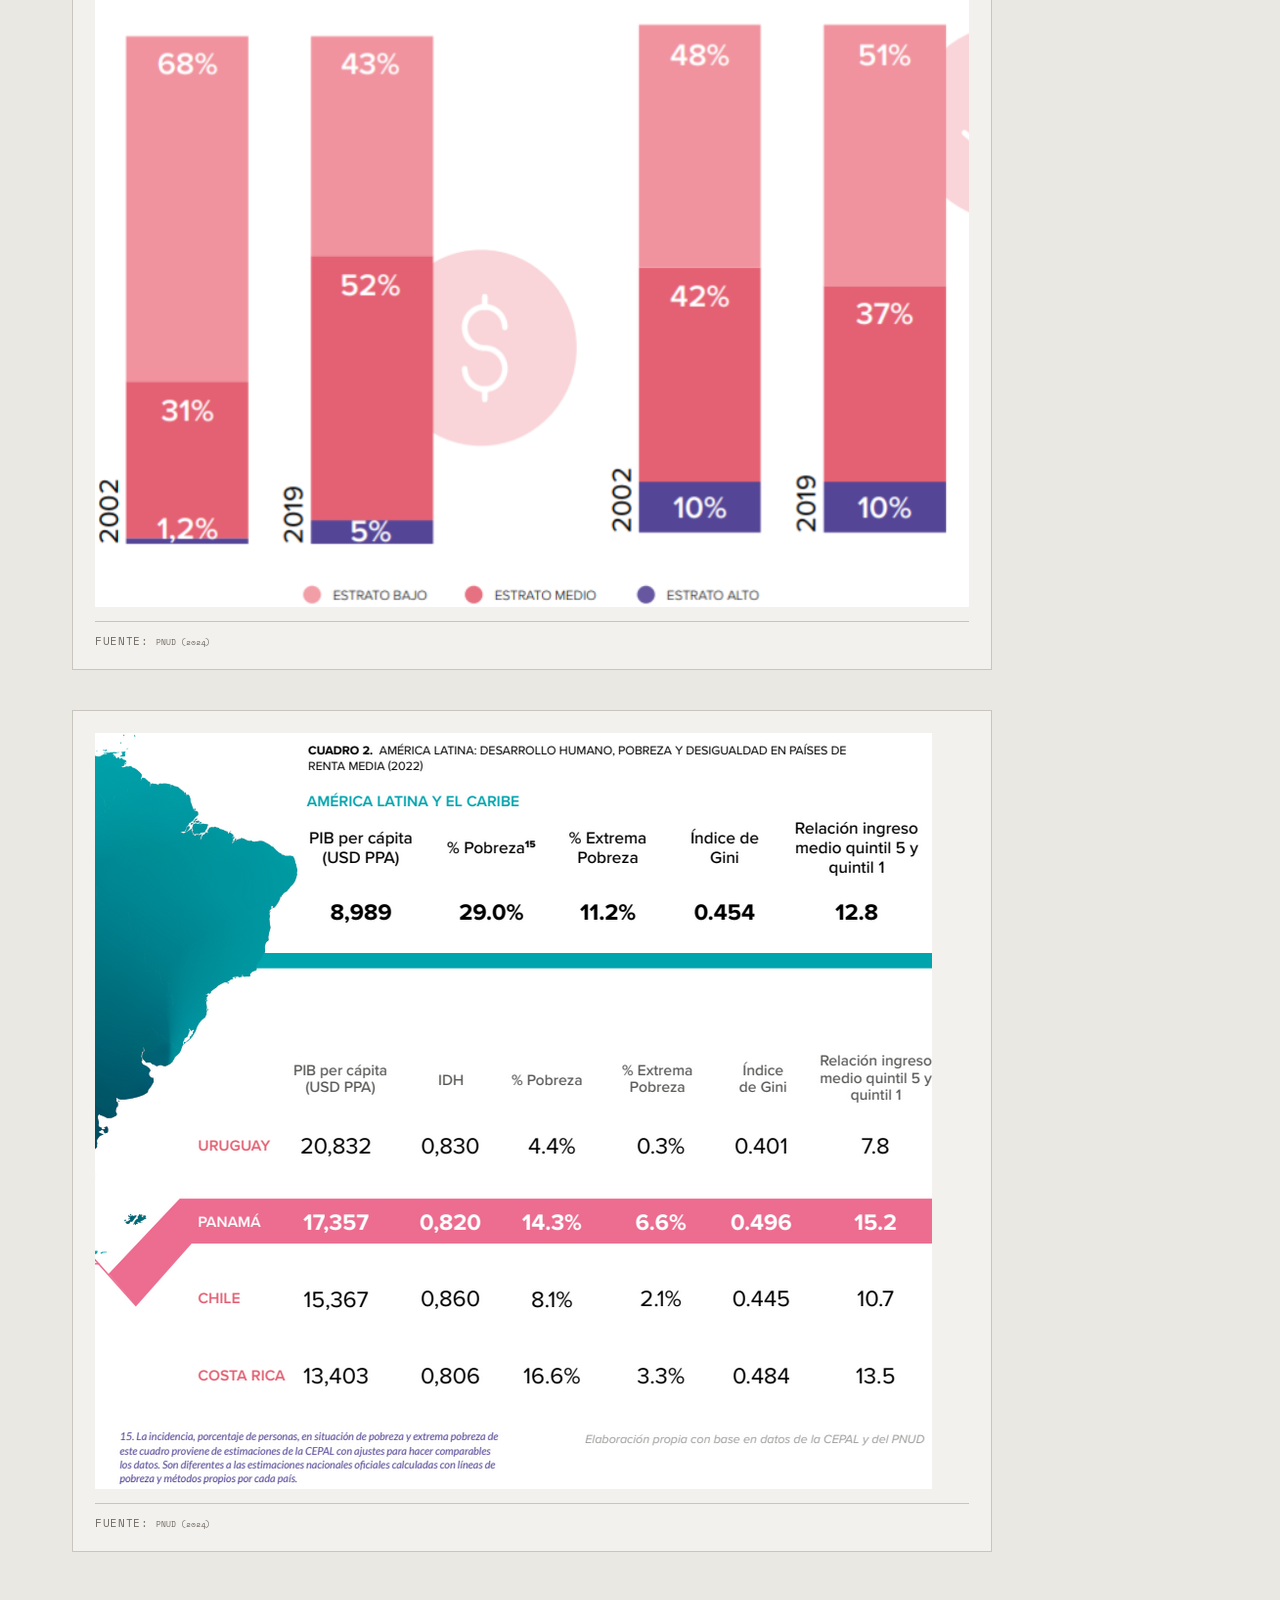
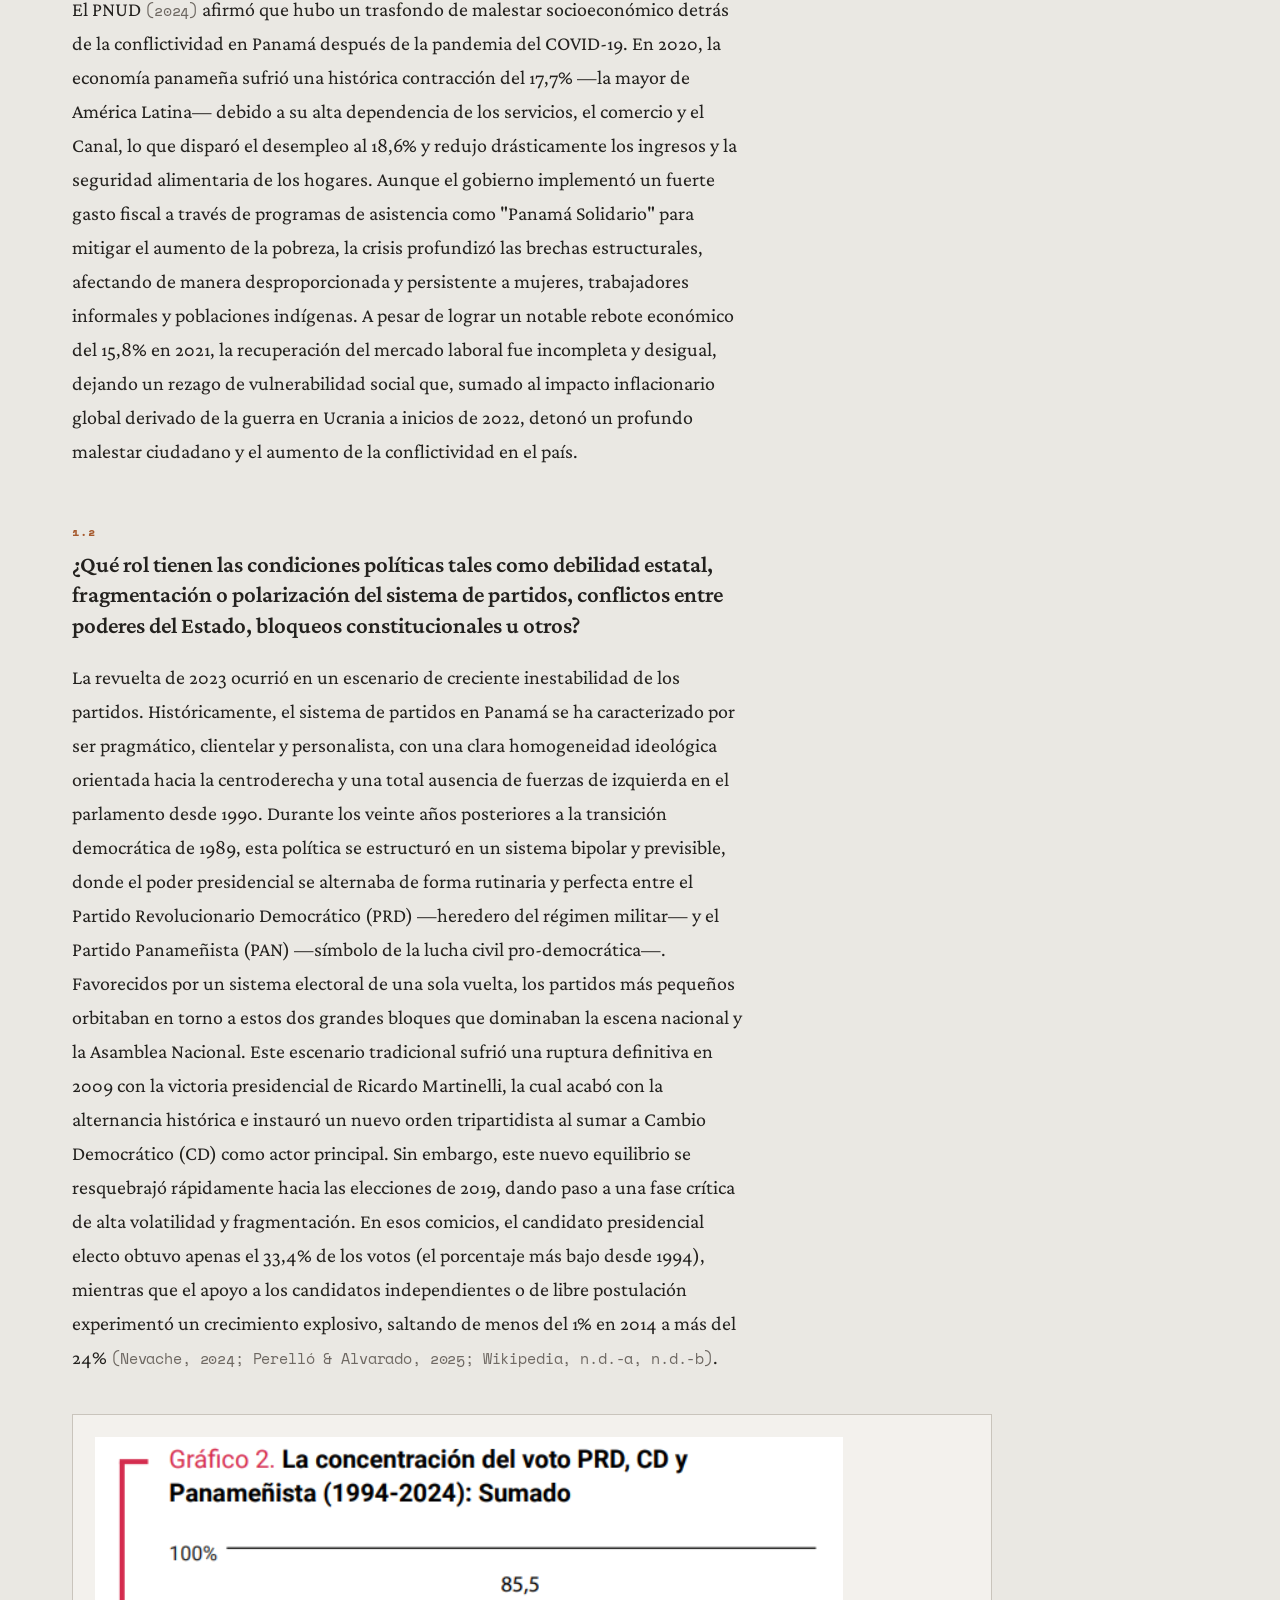
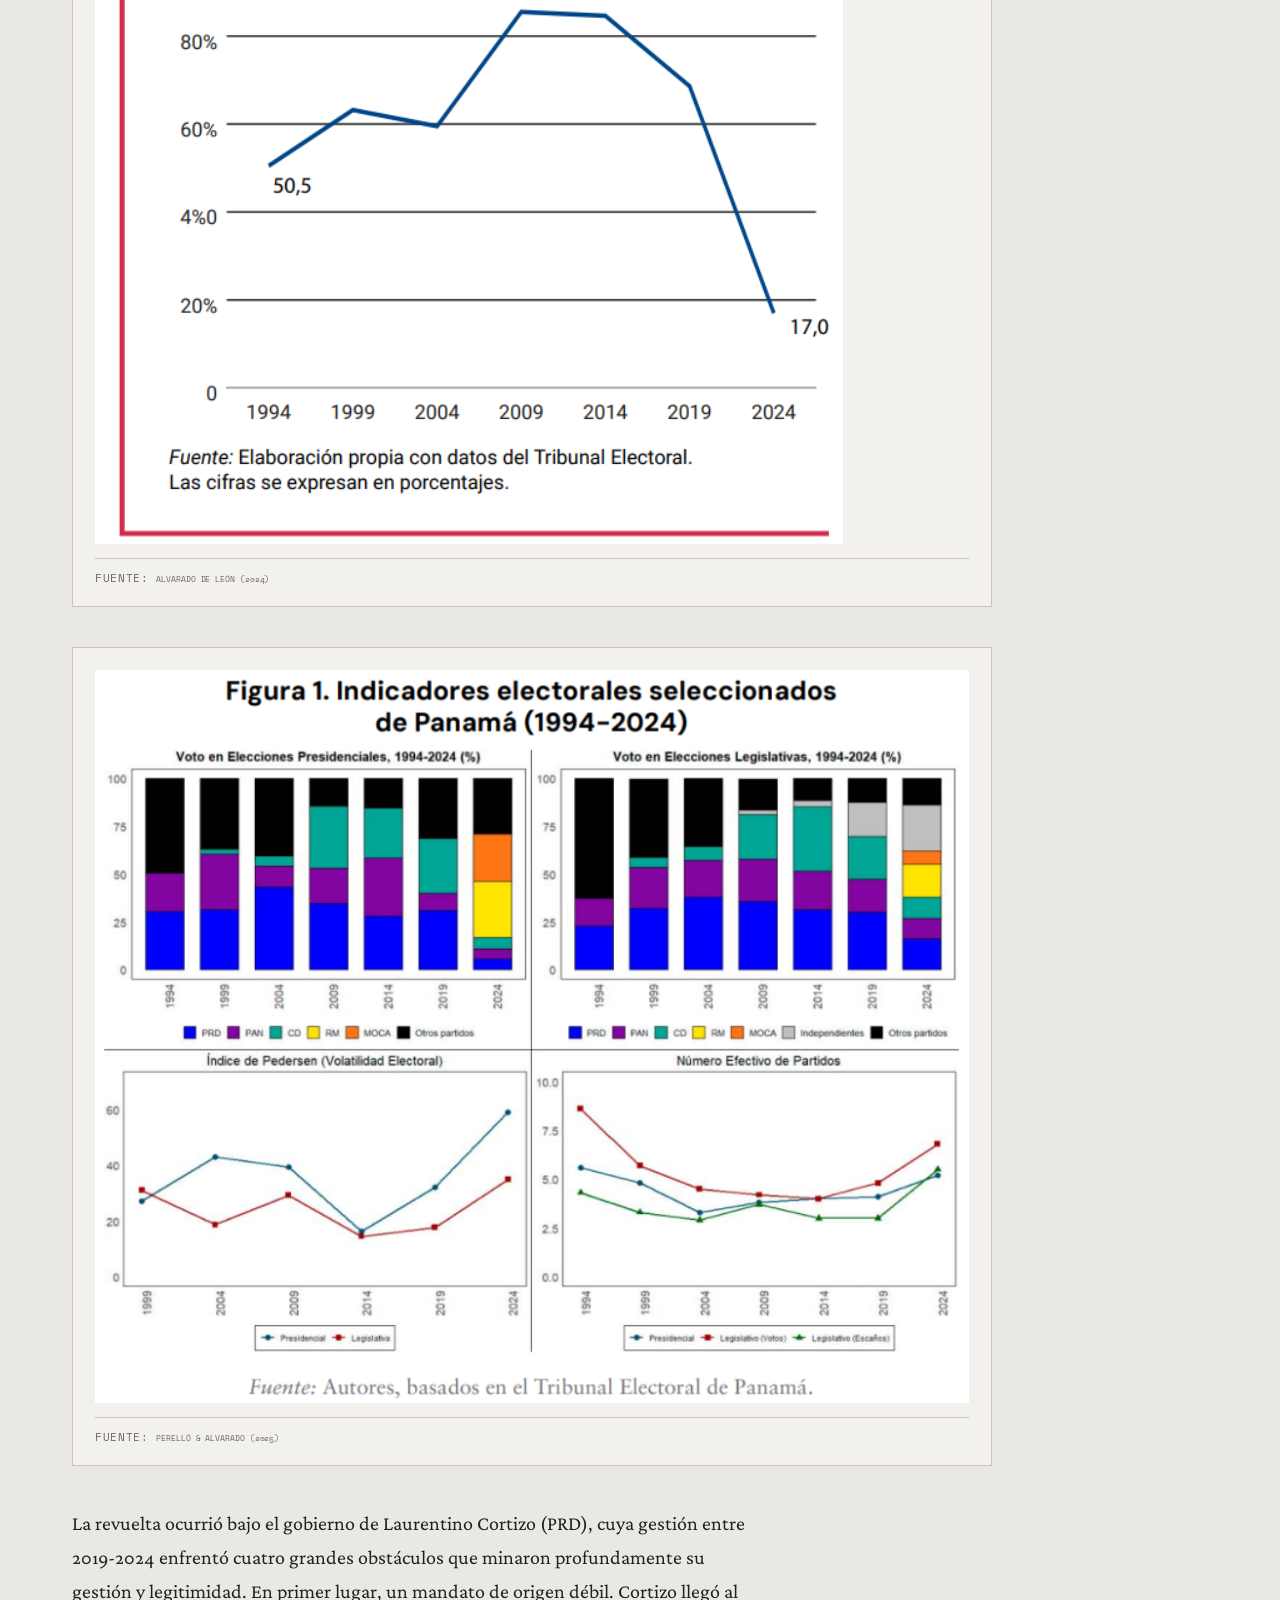
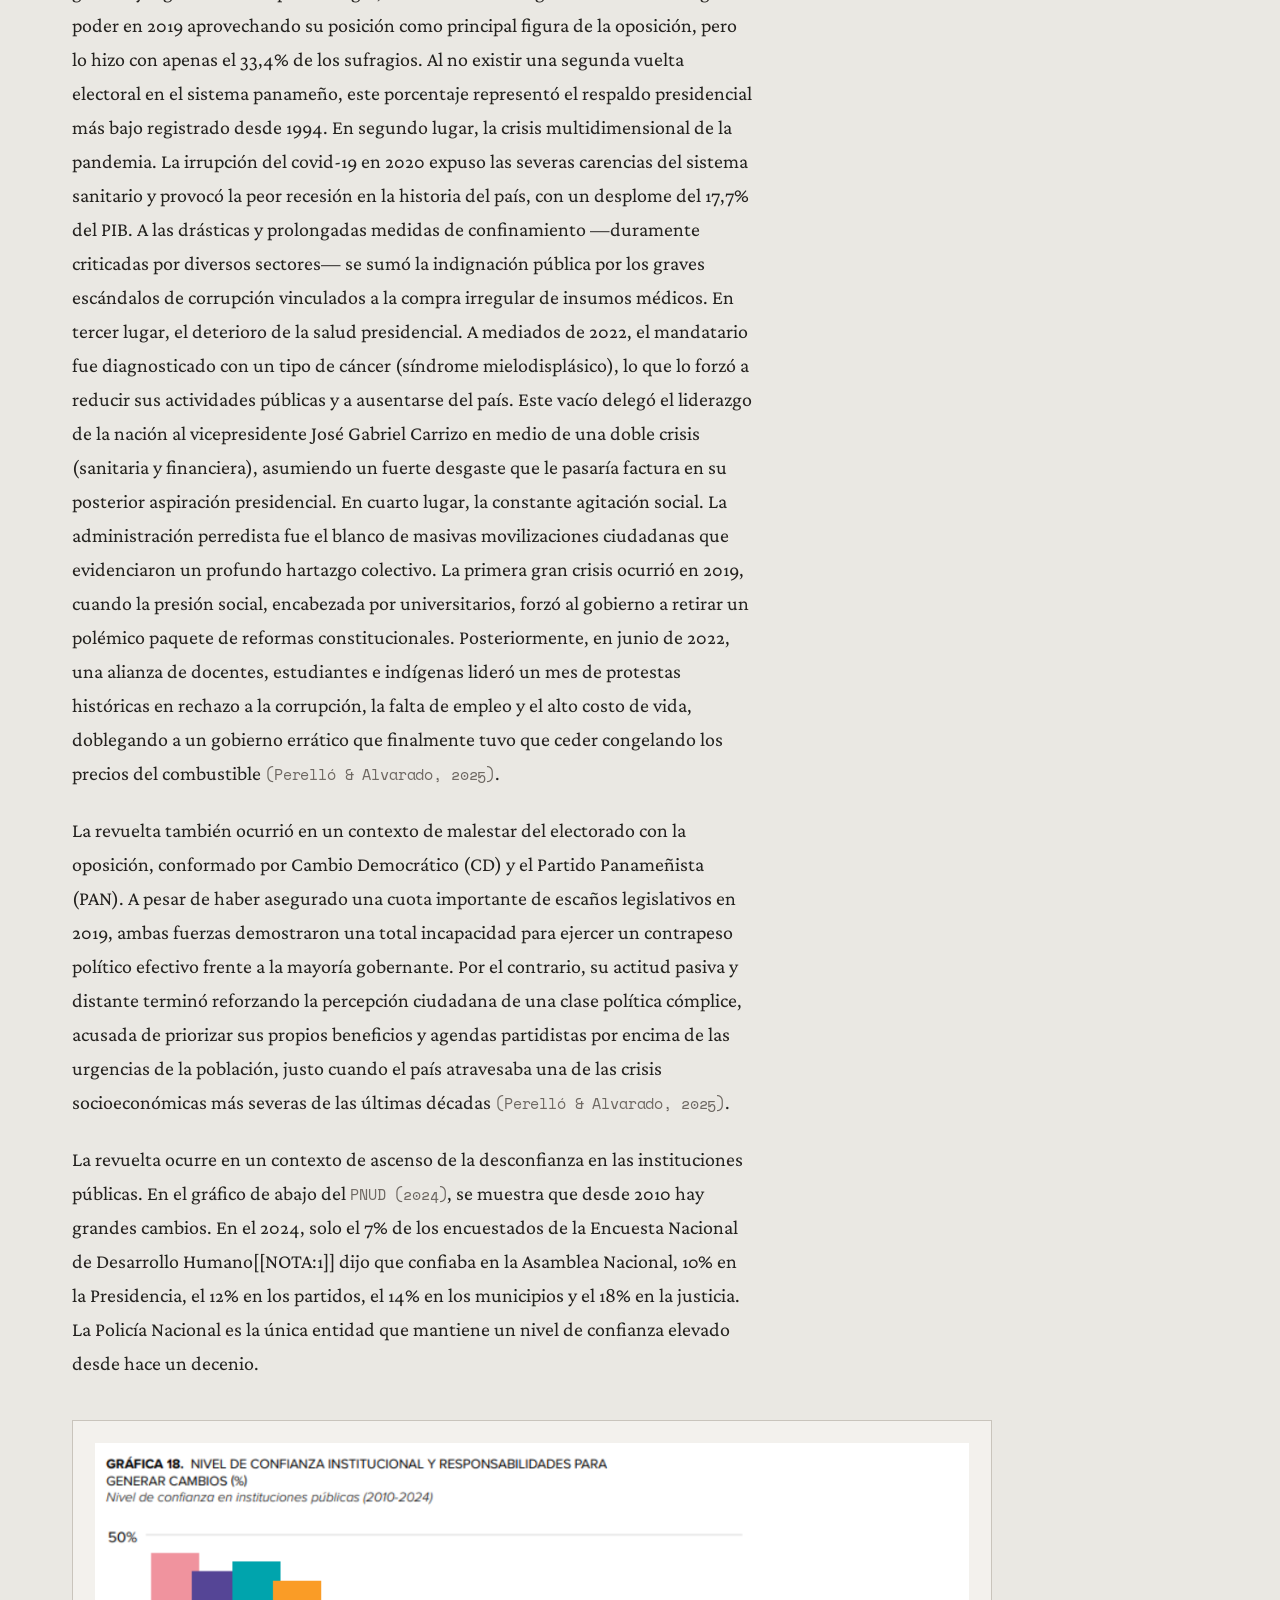
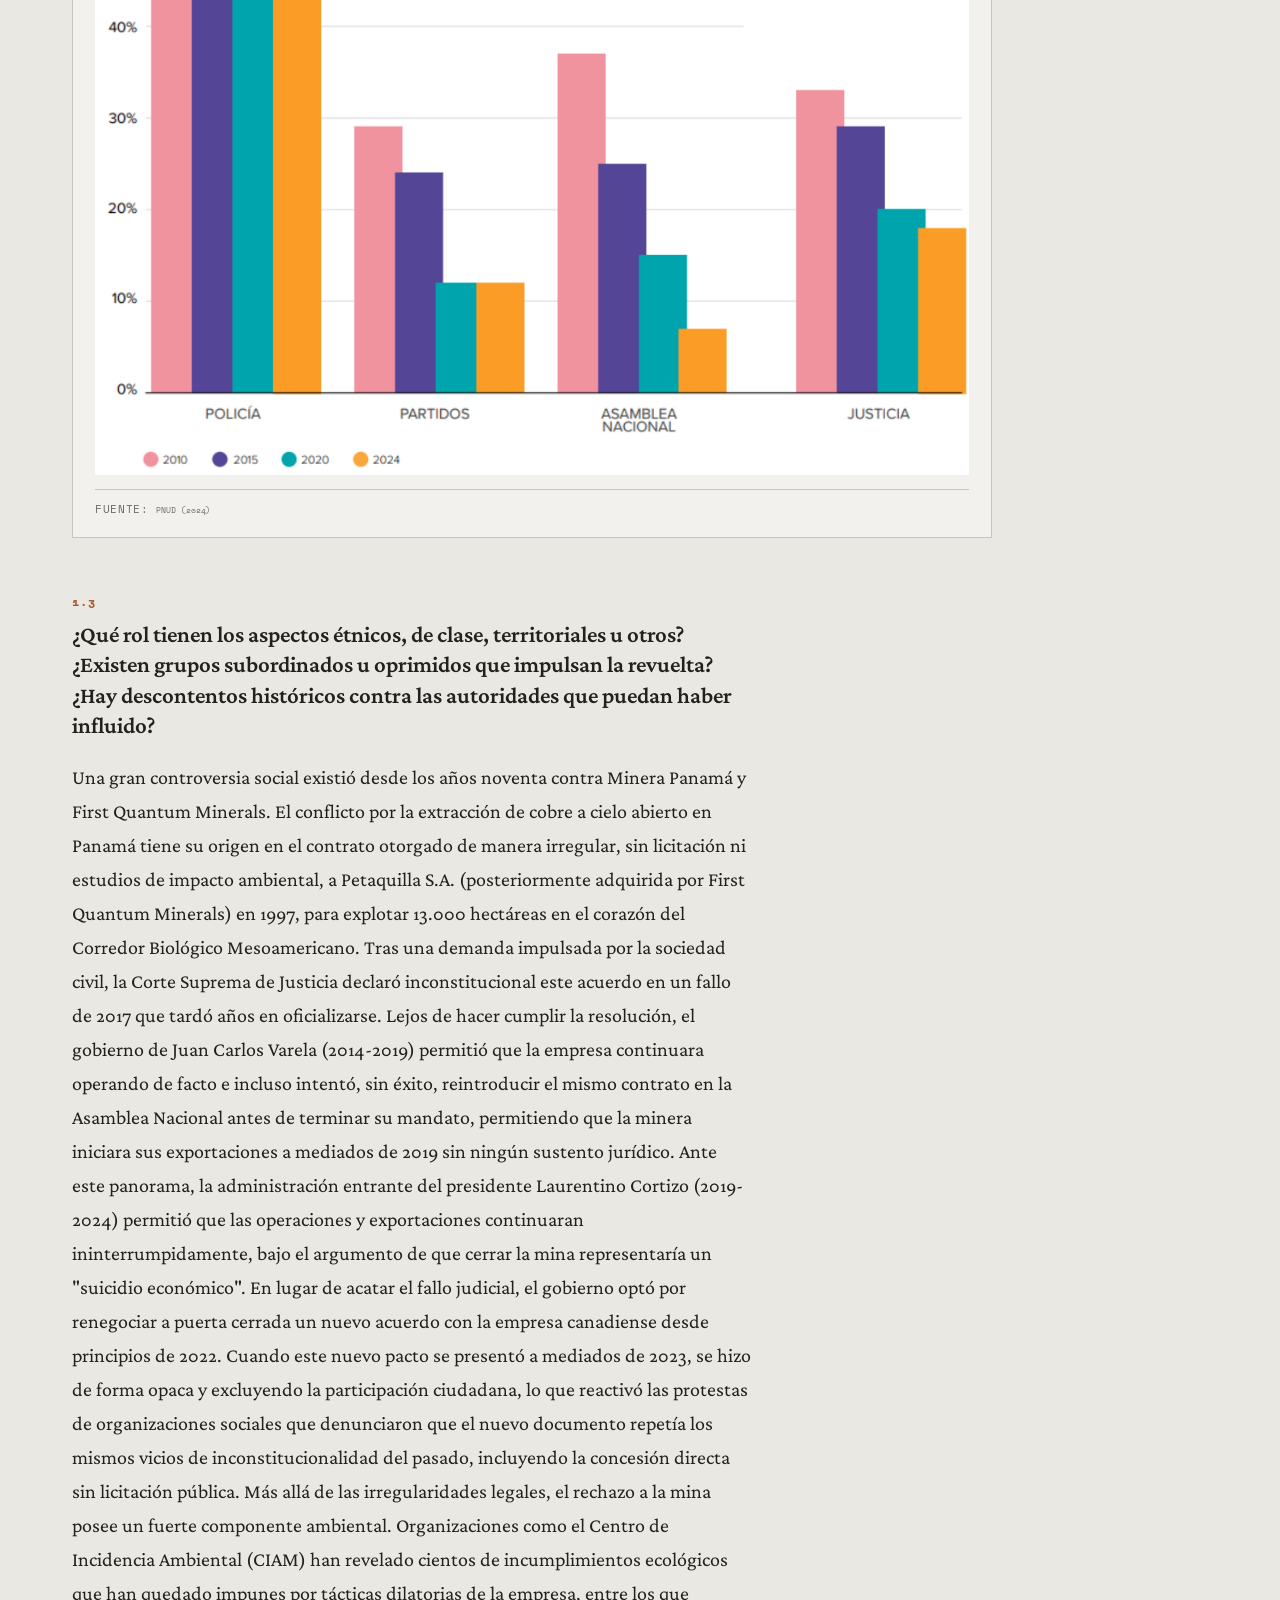
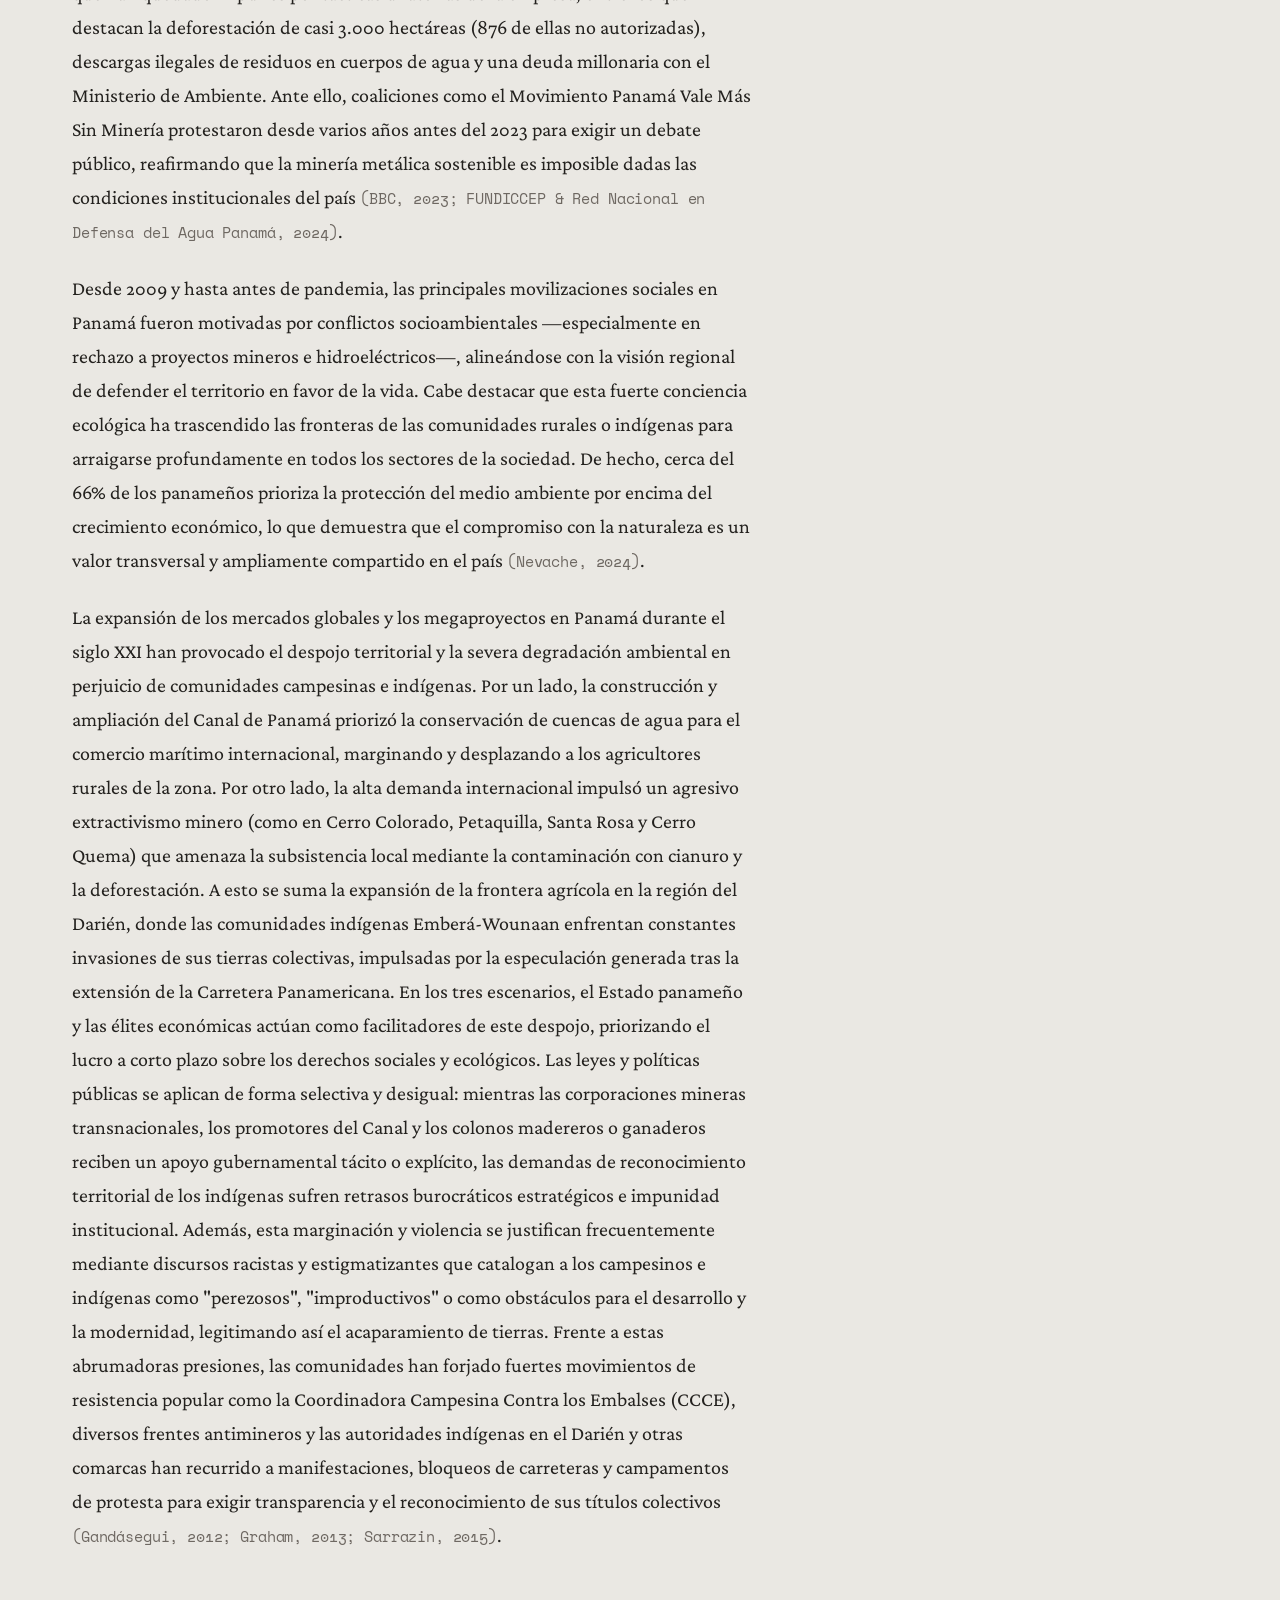
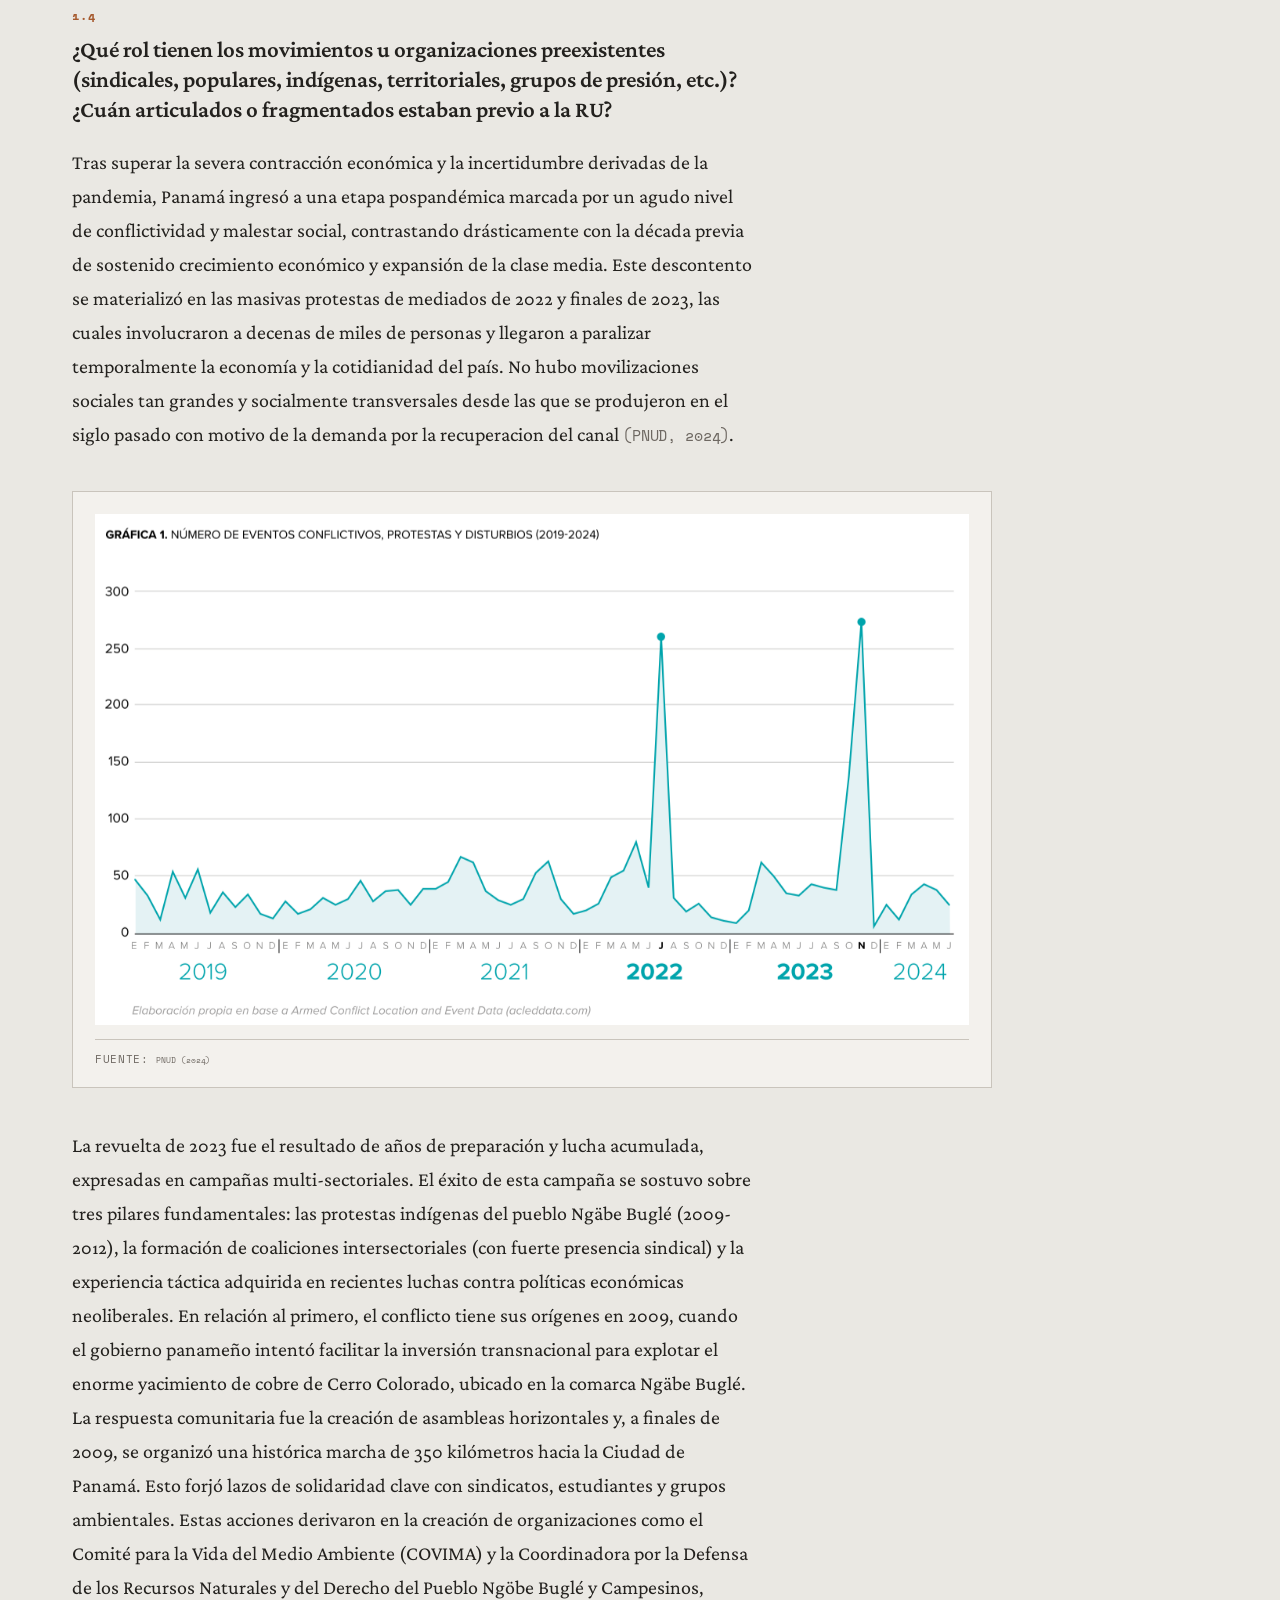
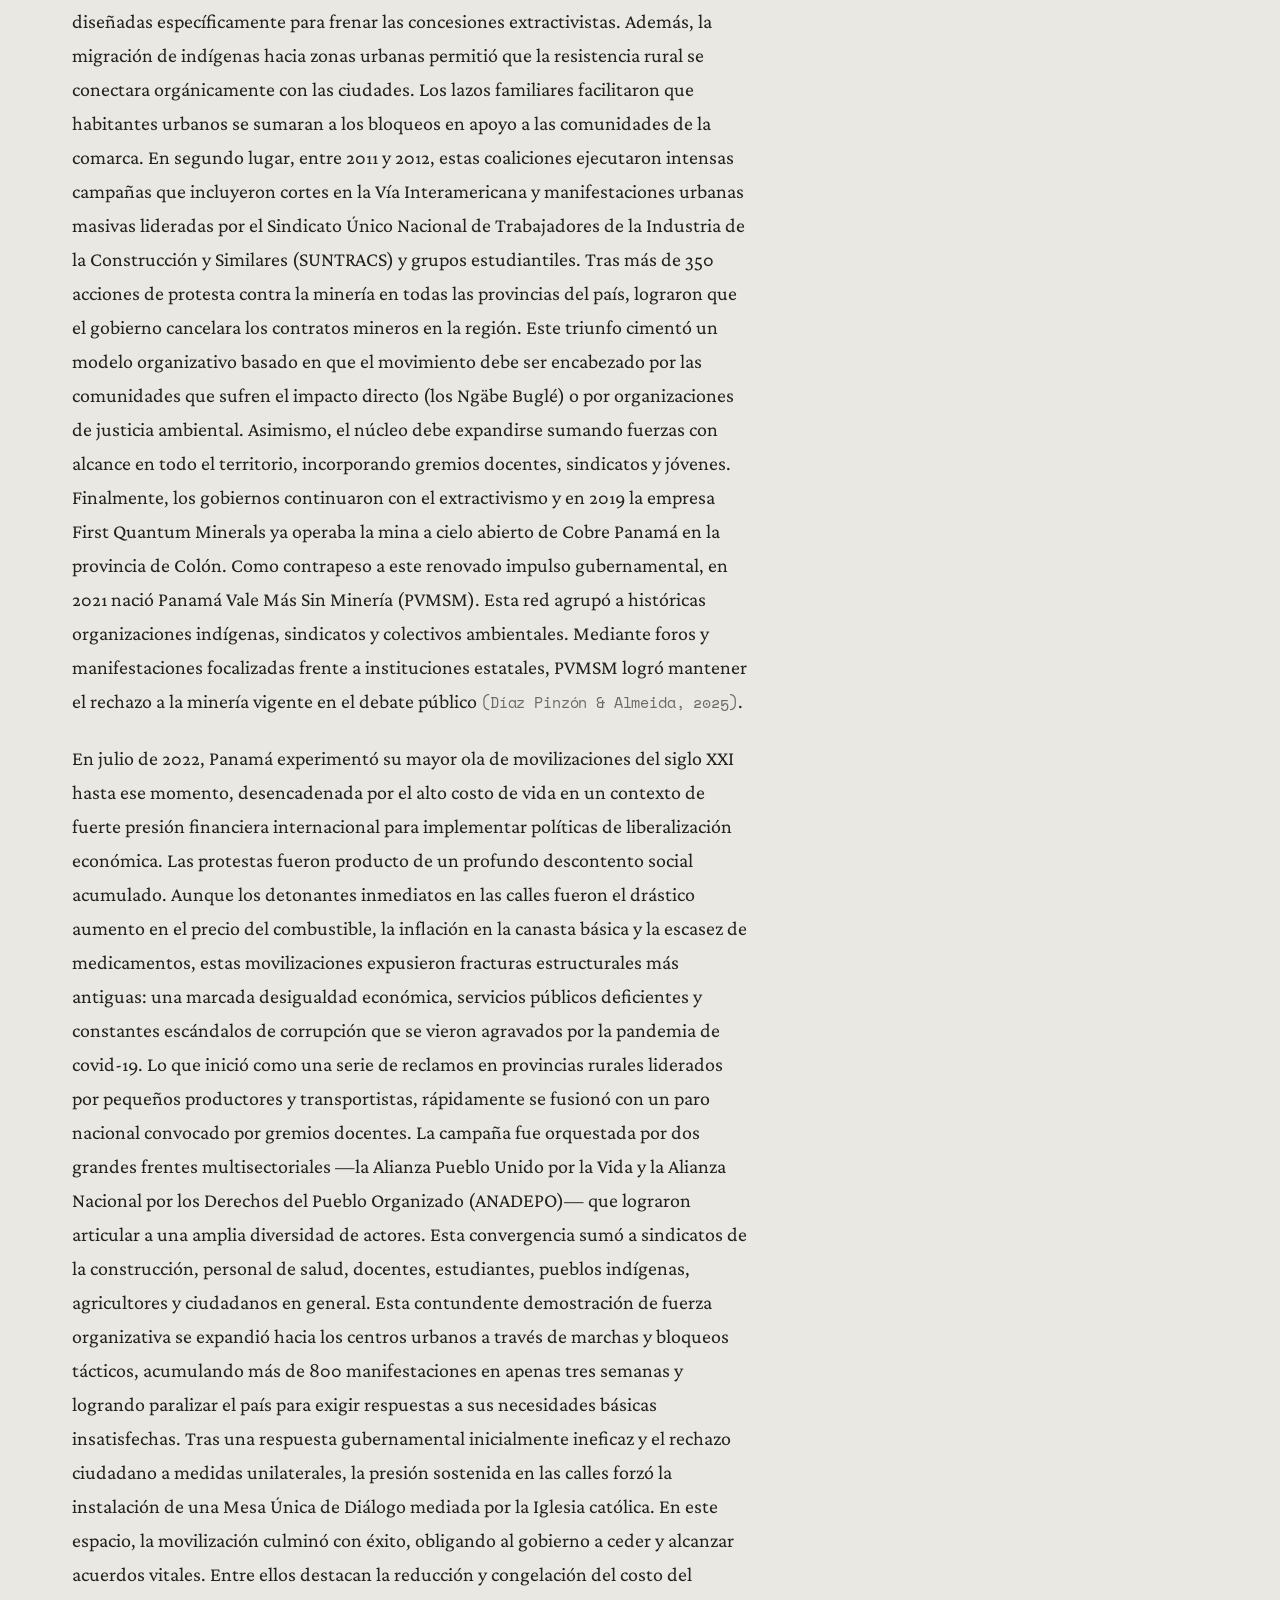
<file: antecedentes.html>
<!doctype html>
<html lang="es">
<head>
  <meta charset="utf-8">
  <meta name="viewport" content="width=device-width, initial-scale=1">
  <title>Antecedentes estructurales · Panamá 2023</title>
  <meta name="description" content="Sección 1 del informe: condiciones socioeconómicas, políticas, étnicas y organizativas previas a la revuelta urbana de Panamá en 2023.">
  <meta name="robots" content="noindex, nofollow">
  <meta property="og:title" content="Antecedentes estructurales · Panamá 2023">
  <meta property="og:description" content="Sección 1 del informe: condiciones socioeconómicas, políticas, étnicas y organizativas previas a la revuelta urbana de Panamá en 2023.">
  <meta property="og:type" content="article">
  <meta property="og:url" content="https://alonsomaranon-ai.github.io/panama-2023/antecedentes.html">
  <meta property="og:locale" content="es_ES">
  <meta property="og:image" content="https://alonsomaranon-ai.github.io/panama-2023/imagenes/tarjeta.png">
  <meta property="og:image:width" content="1200">
  <meta property="og:image:height" content="630">
  <meta name="twitter:card" content="summary_large_image">
  <meta name="twitter:image" content="https://alonsomaranon-ai.github.io/panama-2023/imagenes/tarjeta.png">
  <link rel="preconnect" href="https://fonts.googleapis.com">
  <link rel="preconnect" href="https://fonts.gstatic.com" crossorigin>
  <link href="https://fonts.googleapis.com/css2?family=Crimson+Pro:ital,wght@0,400;0,600;1,400;1,600&family=Space+Mono:wght@400;700&display=swap" rel="stylesheet">
  <link rel="stylesheet" href="estilos.css">
</head>
<body>

  <header class="barra">
    <div class="barra-interna">
      <a class="marca" href="index.html">Panamá 2023</a>
      <nav>
        <a href="index.html">Entrada</a>
        <a href="informe.html">Informe</a>
        <a href="antecedentes.html" aria-current="page">Antecedentes</a>
        <a href="cronologia.html">Cronología</a>
        <a href="dimensiones.html">Dimensiones</a>
        <a href="fuentes.html">Fuentes</a>
        </nav>
    </div>
  </header>

  <div class="envoltorio">

    <div class="encabezado">
      <div class="ficha"><span>Sección <b>1</b></span><span>Preguntas <b>1.1 — 1.5</b></span><span>Contexto <b>mediano y largo plazo</b></span></div>
      <h1>Antecedentes estructurales</h1>
      <p class="bajada">Qué había en Panamá antes del 19 de octubre: el modelo económico dual, el sistema de partidos en descomposición y treinta años de conflicto minero.</p>
    </div>

    <nav class="indice-preguntas">
      <div class="rotulo">Las cinco preguntas de esta sección</div>
      <ul>
        <li><a href="#p1-1"><b>1.1</b> ¿Qué rol tienen los factores socioeconómicos, como…</a></li>
        <li><a href="#p1-2"><b>1.2</b> ¿Qué rol tienen las condiciones políticas tales…</a></li>
        <li><a href="#p1-3"><b>1.3</b> ¿Qué rol tienen los aspectos étnicos, de clase,…</a></li>
        <li><a href="#p1-4"><b>1.4</b> ¿Qué rol tienen los movimientos u organizaciones…</a></li>
        <li><a href="#p1-5"><b>1.5</b> ¿Existen otras condiciones relevantes de mediano y…</a></li>
      </ul>
    </nav>
    <div class="pregunta" id="p1-1">
      <span class="codigo">1.1</span>
      <h3>¿Qué rol tienen los <strong>factores socioeconómicos</strong>, como pobreza, desigualdad, exclusión, inflación u otros, en la ocurrencia de la RU?<a class="ancla" href="#p1-1" aria-label="Enlace a esta pregunta">#</a></h3>
    </div>
    <p>Una de las demandas en la revuelta del 2023 fue que la empresa minera iba a tributar poco en relación a sus extraordinarias ganancias, en medio de un contexto de desgaste del modelo económico. Desde el comienzo del siglo XXI, Panamá experimentó un crecimiento sobresaliente que superó ampliamente el promedio de América Latina, logrando incluso duplicar su PIB per cápita. Sin embargo, este progreso estuvo caracterizado por una marcada dualidad tanto estructural como territorial. La actividad productiva depende en gran medida de la región interoceánica y del sector de servicios —como la construcción, el comercio, las finanzas y la logística—, los cuales concentran la mayor parte de los ingresos. En contraste, sectores como la agricultura y la industria han quedado rezagados, evidenciando un modelo económico que, aunque genera empleo, enfrenta serios desafíos para incrementar su productividad a largo plazo. Este auge económico se tradujo en avances significativos para el desarrollo humano y la calidad de vida de los panameños. Durante las épocas de mayor expansión comercial, los índices de pobreza y la desigualdad disminuyeron de forma notable, lo que permitió que la mayoría de la población pasara a conformar la clase media. Asimismo, se registraron mejoras sustanciales en el acceso a la salud y al saneamiento. No obstante, desde el año 2016 este ritmo de mejora social se ha estancado, y a pesar de la riqueza generada, el país aún presenta un Índice de Desarrollo Humano (IDH) inferior al de otras naciones latinoamericanas con niveles de ingresos similares, como Chile o Uruguay. Además, los beneficios de la bonanza no se distribuyeron de manera equitativa. La estructura laboral apenas cambió en dos décadas; los aumentos en los ingresos reales favorecieron principalmente a empleadores y profesionales, mientras que los trabajadores informales y no calificados apenas vieron mejoras. En consecuencia, la nueva clase media panameña es sumamente vulnerable ante posibles crisis, y persisten graves brechas que afectan sobre todo a mujeres, poblaciones indígenas y zonas rurales <span class="cita">(PNUD, 2024)</span>.</p>
    <figure>
      <img src="imagenes/image1.png" alt="Gráfico del informe" loading="lazy">
      <figcaption>Fuente: <span class="cita">PNUD (2024)</span></figcaption>
    </figure>
    <figure>
      <img src="imagenes/image2.png" alt="Gráfico del informe" loading="lazy">
      <figcaption>Fuente: <span class="cita">PNUD (2024)</span></figcaption>
    </figure>
    <figure>
      <img src="imagenes/image3.png" alt="Gráfico del informe" loading="lazy">
      <figcaption>Fuente: <span class="cita">PNUD (2024)</span></figcaption>
    </figure>
    <figure>
      <img src="imagenes/image4.png" alt="Gráfico del informe" loading="lazy">
      <figcaption>Fuente: <span class="cita">PNUD (2024)</span></figcaption>
    </figure>
    <figure>
      <img src="imagenes/image5.png" alt="Gráfico del informe" loading="lazy">
      <figcaption>Fuente: <span class="cita">PNUD (2024)</span></figcaption>
    </figure>
    <p>El PNUD <span class="cita">(2024)</span> afirmó que hubo un trasfondo de malestar socioeconómico detrás de la conflictividad en Panamá después de la pandemia del COVID-19. En 2020, la economía panameña sufrió una histórica contracción del 17,7% —la mayor de América Latina— debido a su alta dependencia de los servicios, el comercio y el Canal, lo que disparó el desempleo al 18,6% y redujo drásticamente los ingresos y la seguridad alimentaria de los hogares. Aunque el gobierno implementó un fuerte gasto fiscal a través de programas de asistencia como "Panamá Solidario" para mitigar el aumento de la pobreza, la crisis profundizó las brechas estructurales, afectando de manera desproporcionada y persistente a mujeres, trabajadores informales y poblaciones indígenas. A pesar de lograr un notable rebote económico del 15,8% en 2021, la recuperación del mercado laboral fue incompleta y desigual, dejando un rezago de vulnerabilidad social que, sumado al impacto inflacionario global derivado de la guerra en Ucrania a inicios de 2022, detonó un profundo malestar ciudadano y el aumento de la conflictividad en el país.</p>
    <div class="pregunta" id="p1-2">
      <span class="codigo">1.2</span>
      <h3>¿Qué rol tienen las </em><strong><em>condiciones políticas</em></strong><em> tales como debilidad estatal</em><em>,</em><em> fragmentación o polarización de</em><em>l sistema de</em><em> partidos, conflictos entre poderes del Estado, bloqueos constitucionale</em><em>s</em><em> u otros?</em><a class="ancla" href="#p1-2" aria-label="Enlace a esta pregunta">#</a></h3>
    </div>
    <p>La revuelta de 2023 ocurrió en un escenario de creciente inestabilidad de los partidos. Históricamente, el sistema de partidos en Panamá se ha caracterizado por ser pragmático, clientelar y personalista, con una clara homogeneidad ideológica orientada hacia la centroderecha y una total ausencia de fuerzas de izquierda en el parlamento desde 1990. Durante los veinte años posteriores a la transición democrática de 1989, esta política se estructuró en un sistema bipolar y previsible, donde el poder presidencial se alternaba de forma rutinaria y perfecta entre el Partido Revolucionario Democrático (PRD) —heredero del régimen militar— y el Partido Panameñista (PAN) —símbolo de la lucha civil pro-democrática—. Favorecidos por un sistema electoral de una sola vuelta, los partidos más pequeños orbitaban en torno a estos dos grandes bloques que dominaban la escena nacional y la Asamblea Nacional. Este escenario tradicional sufrió una ruptura definitiva en 2009 con la victoria presidencial de Ricardo Martinelli, la cual acabó con la alternancia histórica e instauró un nuevo orden tripartidista al sumar a Cambio Democrático (CD) como actor principal. Sin embargo, este nuevo equilibrio se resquebrajó rápidamente hacia las elecciones de 2019, dando paso a una fase crítica de alta volatilidad y fragmentación. En esos comicios, el candidato presidencial electo obtuvo apenas el 33,4% de los votos (el porcentaje más bajo desde 1994), mientras que el apoyo a los candidatos independientes o de libre postulación experimentó un crecimiento explosivo, saltando de menos del 1% en 2014 a más del 24% <span class="cita">(Nevache, 2024; Perelló &amp; Alvarado, 2025; Wikipedia, n.d.-a, n.d.-b)</span>.</p>
    <figure>
      <img src="imagenes/image6.png" alt="Gráfico del informe" loading="lazy">
      <figcaption>Fuente: <span class="cita">Alvarado de León (2024)</span></figcaption>
    </figure>
    <figure>
      <img src="imagenes/image7.png" alt="Gráfico del informe" loading="lazy">
      <figcaption>Fuente: <span class="cita">Perelló &amp; Alvarado (2025)</span></figcaption>
    </figure>
    <p>La revuelta ocurrió bajo el gobierno de Laurentino Cortizo (PRD), cuya gestión entre 2019-2024 enfrentó cuatro grandes obstáculos que minaron profundamente su gestión y legitimidad. En primer lugar, un mandato de origen débil. Cortizo llegó al poder en 2019 aprovechando su posición como principal figura de la oposición, pero lo hizo con apenas el 33,4% de los sufragios. Al no existir una segunda vuelta electoral en el sistema panameño, este porcentaje representó el respaldo presidencial más bajo registrado desde 1994. En segundo lugar, la crisis multidimensional de la pandemia. La irrupción del covid-19 en 2020 expuso las severas carencias del sistema sanitario y provocó la peor recesión en la historia del país, con un desplome del 17,7% del PIB. A las drásticas y prolongadas medidas de confinamiento —duramente criticadas por diversos sectores— se sumó la indignación pública por los graves escándalos de corrupción vinculados a la compra irregular de insumos médicos. En tercer lugar, el deterioro de la salud presidencial. A mediados de 2022, el mandatario fue diagnosticado con un tipo de cáncer (síndrome mielodisplásico), lo que lo forzó a reducir sus actividades públicas y a ausentarse del país. Este vacío delegó el liderazgo de la nación al vicepresidente José Gabriel Carrizo en medio de una doble crisis (sanitaria y financiera), asumiendo un fuerte desgaste que le pasaría factura en su posterior aspiración presidencial. En cuarto lugar, la constante agitación social. La administración perredista fue el blanco de masivas movilizaciones ciudadanas que evidenciaron un profundo hartazgo colectivo. La primera gran crisis ocurrió en 2019, cuando la presión social, encabezada por universitarios, forzó al gobierno a retirar un polémico paquete de reformas constitucionales. Posteriormente, en junio de 2022, una alianza de docentes, estudiantes e indígenas lideró un mes de protestas históricas en rechazo a la corrupción, la falta de empleo y el alto costo de vida, doblegando a un gobierno errático que finalmente tuvo que ceder congelando los precios del combustible <span class="cita">(Perelló &amp; Alvarado, 2025)</span>.</p>
    <p>La revuelta también ocurrió en un contexto de malestar del electorado con la oposición, conformado por Cambio Democrático (CD) y el Partido Panameñista (PAN). A pesar de haber asegurado una cuota importante de escaños legislativos en 2019, ambas fuerzas demostraron una total incapacidad para ejercer un contrapeso político efectivo frente a la mayoría gobernante. Por el contrario, su actitud pasiva y distante terminó reforzando la percepción ciudadana de una clase política cómplice, acusada de priorizar sus propios beneficios y agendas partidistas por encima de las urgencias de la población, justo cuando el país atravesaba una de las crisis socioeconómicas más severas de las últimas décadas <span class="cita">(Perelló &amp; Alvarado, 2025)</span>.</p>
    <p>La revuelta ocurre en un contexto de ascenso de la desconfianza en las instituciones públicas. En el gráfico de abajo del <span class="cita">PNUD (2024)</span>, se muestra que desde 2010 hay grandes cambios. En el 2024, solo el 7% de los encuestados de la Encuesta Nacional de Desarrollo Humano[[NOTA:1]] dijo que confiaba en la Asamblea Nacional, 10% en la Presidencia, el 12% en los partidos, el 14% en los municipios y el 18% en la justicia. La Policía Nacional es la única entidad que mantiene un nivel de confianza elevado desde hace un decenio.</p>
    <figure>
      <img src="imagenes/image8.png" alt="Gráfico del informe" loading="lazy">
      <figcaption>Fuente: <span class="cita">PNUD (2024)</span></figcaption>
    </figure>
    <div class="pregunta" id="p1-3">
      <span class="codigo">1.3</span>
      <h3>¿Qué rol tienen los aspectos </em><strong><em>étnicos, de clase, territoriales</em></strong><em> u otros? ¿Existen grupos subordinados u oprimidos</em><em> que impulsan la revuelta</em><em>? ¿Hay descontentos históricos contra las autoridades que puedan haber influido?</em><a class="ancla" href="#p1-3" aria-label="Enlace a esta pregunta">#</a></h3>
    </div>
    <p>Una gran controversia social existió desde los años noventa contra Minera Panamá y First Quantum Minerals. El conflicto por la extracción de cobre a cielo abierto en Panamá tiene su origen en el contrato otorgado de manera irregular, sin licitación ni estudios de impacto ambiental, a Petaquilla S.A. (posteriormente adquirida por First Quantum Minerals) en 1997, para explotar 13.000 hectáreas en el corazón del Corredor Biológico Mesoamericano. Tras una demanda impulsada por la sociedad civil, la Corte Suprema de Justicia declaró inconstitucional este acuerdo en un fallo de 2017 que tardó años en oficializarse. Lejos de hacer cumplir la resolución, el gobierno de Juan Carlos Varela (2014-2019) permitió que la empresa continuara operando de facto e incluso intentó, sin éxito, reintroducir el mismo contrato en la Asamblea Nacional antes de terminar su mandato, permitiendo que la minera iniciara sus exportaciones a mediados de 2019 sin ningún sustento jurídico. Ante este panorama, la administración entrante del presidente Laurentino Cortizo (2019-2024) permitió que las operaciones y exportaciones continuaran ininterrumpidamente, bajo el argumento de que cerrar la mina representaría un "suicidio económico". En lugar de acatar el fallo judicial, el gobierno optó por renegociar a puerta cerrada un nuevo acuerdo con la empresa canadiense desde principios de 2022. Cuando este nuevo pacto se presentó a mediados de 2023, se hizo de forma opaca y excluyendo la participación ciudadana, lo que reactivó las protestas de organizaciones sociales que denunciaron que el nuevo documento repetía los mismos vicios de inconstitucionalidad del pasado, incluyendo la concesión directa sin licitación pública. Más allá de las irregularidades legales, el rechazo a la mina posee un fuerte componente ambiental. Organizaciones como el Centro de Incidencia Ambiental (CIAM) han revelado cientos de incumplimientos ecológicos que han quedado impunes por tácticas dilatorias de la empresa, entre los que destacan la deforestación de casi 3.000 hectáreas (876 de ellas no autorizadas), descargas ilegales de residuos en cuerpos de agua y una deuda millonaria con el Ministerio de Ambiente. Ante ello, coaliciones como el Movimiento Panamá Vale Más Sin Minería protestaron desde varios años antes del 2023 para exigir un debate público, reafirmando que la minería metálica sostenible es imposible dadas las condiciones institucionales del país <span class="cita">(BBC, 2023; FUNDICCEP &amp; Red Nacional en Defensa del Agua Panamá, 2024)</span>.</p>
    <p>Desde 2009 y hasta antes de pandemia, las principales movilizaciones sociales en Panamá fueron motivadas por conflictos socioambientales —especialmente en rechazo a proyectos mineros e hidroeléctricos—, alineándose con la visión regional de defender el territorio en favor de la vida. Cabe destacar que esta fuerte conciencia ecológica ha trascendido las fronteras de las comunidades rurales o indígenas para arraigarse profundamente en todos los sectores de la sociedad. De hecho, cerca del 66% de los panameños prioriza la protección del medio ambiente por encima del crecimiento económico, lo que demuestra que el compromiso con la naturaleza es un valor transversal y ampliamente compartido en el país <span class="cita">(Nevache, 2024)</span>.</p>
    <p>La expansión de los mercados globales y los megaproyectos en Panamá durante el siglo XXI han provocado el despojo territorial y la severa degradación ambiental en perjuicio de comunidades campesinas e indígenas. Por un lado, la construcción y ampliación del Canal de Panamá priorizó la conservación de cuencas de agua para el comercio marítimo internacional, marginando y desplazando a los agricultores rurales de la zona. Por otro lado, la alta demanda internacional impulsó un agresivo extractivismo minero (como en Cerro Colorado, Petaquilla, Santa Rosa y Cerro Quema) que amenaza la subsistencia local mediante la contaminación con cianuro y la deforestación. A esto se suma la expansión de la frontera agrícola en la región del Darién, donde las comunidades indígenas Emberá-Wounaan enfrentan constantes invasiones de sus tierras colectivas, impulsadas por la especulación generada tras la extensión de la Carretera Panamericana. En los tres escenarios, el Estado panameño y las élites económicas actúan como facilitadores de este despojo, priorizando el lucro a corto plazo sobre los derechos sociales y ecológicos. Las leyes y políticas públicas se aplican de forma selectiva y desigual: mientras las corporaciones mineras transnacionales, los promotores del Canal y los colonos madereros o ganaderos reciben un apoyo gubernamental tácito o explícito, las demandas de reconocimiento territorial de los indígenas sufren retrasos burocráticos estratégicos e impunidad institucional. Además, esta marginación y violencia se justifican frecuentemente mediante discursos racistas y estigmatizantes que catalogan a los campesinos e indígenas como "perezosos", "improductivos" o como obstáculos para el desarrollo y la modernidad, legitimando así el acaparamiento de tierras. Frente a estas abrumadoras presiones, las comunidades han forjado fuertes movimientos de resistencia popular como la Coordinadora Campesina Contra los Embalses (CCCE), diversos frentes antimineros y las autoridades indígenas en el Darién y otras comarcas han recurrido a manifestaciones, bloqueos de carreteras y campamentos de protesta para exigir transparencia y el reconocimiento de sus títulos colectivos <span class="cita">(Gandásegui, 2012; Graham, 2013; Sarrazin, 2015)</span>.</p>
    <div class="pregunta" id="p1-4">
      <span class="codigo">1.4</span>
      <h3>¿Qué rol tienen</em><em> los</em><em> </em><strong><em>movimientos u organizaciones preexistentes</em></strong><em> (sindicales, populares, indígenas, territoriales, grupos de presión</em><em>, etc.</em><em>)? ¿Cuán articulados o fragmentados estaban previo a la RU?</em><a class="ancla" href="#p1-4" aria-label="Enlace a esta pregunta">#</a></h3>
    </div>
    <p>Tras superar la severa contracción económica y la incertidumbre derivadas de la pandemia, Panamá ingresó a una etapa pospandémica marcada por un agudo nivel de conflictividad y malestar social, contrastando drásticamente con la década previa de sostenido crecimiento económico y expansión de la clase media. Este descontento se materializó en las masivas protestas de mediados de 2022 y finales de 2023, las cuales involucraron a decenas de miles de personas y llegaron a paralizar temporalmente la economía y la cotidianidad del país. No hubo movilizaciones sociales tan grandes y socialmente transversales desde las que se produjeron en el siglo pasado con motivo de la demanda por la recuperacion del canal <span class="cita">(PNUD, 2024)</span>.</p>
    <figure>
      <img src="imagenes/image9.png" alt="Gráfico del informe" loading="lazy">
      <figcaption>Fuente: <span class="cita">PNUD (2024)</span></figcaption>
    </figure>
    <p>La revuelta de 2023 fue el resultado de años de preparación y lucha acumulada, expresadas en campañas multi-sectoriales. El éxito de esta campaña se sostuvo sobre tres pilares fundamentales: las protestas indígenas del pueblo Ngäbe Buglé (2009-2012), la formación de coaliciones intersectoriales (con fuerte presencia sindical) y la experiencia táctica adquirida en recientes luchas contra políticas económicas neoliberales. En relación al primero, el conflicto tiene sus orígenes en 2009, cuando el gobierno panameño intentó facilitar la inversión transnacional para explotar el enorme yacimiento de cobre de Cerro Colorado, ubicado en la comarca Ngäbe Buglé. La respuesta comunitaria fue la creación de asambleas horizontales y, a finales de 2009, se organizó una histórica marcha de 350 kilómetros hacia la Ciudad de Panamá. Esto forjó lazos de solidaridad clave con sindicatos, estudiantes y grupos ambientales. Estas acciones derivaron en la creación de organizaciones como el Comité para la Vida del Medio Ambiente (COVIMA) y la Coordinadora por la Defensa de los Recursos Naturales y del Derecho del Pueblo Ngöbe Buglé y Campesinos, diseñadas específicamente para frenar las concesiones extractivistas. Además, la migración de indígenas hacia zonas urbanas permitió que la resistencia rural se conectara orgánicamente con las ciudades. Los lazos familiares facilitaron que habitantes urbanos se sumaran a los bloqueos en apoyo a las comunidades de la comarca. En segundo lugar, entre 2011 y 2012, estas coaliciones ejecutaron intensas campañas que incluyeron cortes en la Vía Interamericana y manifestaciones urbanas masivas lideradas por el Sindicato Único Nacional de Trabajadores de la Industria de la Construcción y Similares (SUNTRACS) y grupos estudiantiles. Tras más de 350 acciones de protesta contra la minería en todas las provincias del país, lograron que el gobierno cancelara los contratos mineros en la región. Este triunfo cimentó un modelo organizativo basado en que el movimiento debe ser encabezado por las comunidades que sufren el impacto directo (los Ngäbe Buglé) o por organizaciones de justicia ambiental. Asimismo, el núcleo debe expandirse sumando fuerzas con alcance en todo el territorio, incorporando gremios docentes, sindicatos y jóvenes. Finalmente, los gobiernos continuaron con el extractivismo y en 2019 la empresa First Quantum Minerals ya operaba la mina a cielo abierto de Cobre Panamá en la provincia de Colón. Como contrapeso a este renovado impulso gubernamental, en 2021 nació Panamá Vale Más Sin Minería (PVMSM). Esta red agrupó a históricas organizaciones indígenas, sindicatos y colectivos ambientales. Mediante foros y manifestaciones focalizadas frente a instituciones estatales, PVMSM logró mantener el rechazo a la minería vigente en el debate público <span class="cita">(Díaz Pinzón &amp; Almeida, 2025)</span>.</p>
    <p>En julio de 2022, Panamá experimentó su mayor ola de movilizaciones del siglo XXI hasta ese momento, desencadenada por el alto costo de vida en un contexto de fuerte presión financiera internacional para implementar políticas de liberalización económica. Las protestas fueron producto de un profundo descontento social acumulado. Aunque los detonantes inmediatos en las calles fueron el drástico aumento en el precio del combustible, la inflación en la canasta básica y la escasez de medicamentos, estas movilizaciones expusieron fracturas estructurales más antiguas: una marcada desigualdad económica, servicios públicos deficientes y constantes escándalos de corrupción que se vieron agravados por la pandemia de covid-19. Lo que inició como una serie de reclamos en provincias rurales liderados por pequeños productores y transportistas, rápidamente se fusionó con un paro nacional convocado por gremios docentes. La campaña fue orquestada por dos grandes frentes multisectoriales —la Alianza Pueblo Unido por la Vida y la Alianza Nacional por los Derechos del Pueblo Organizado (ANADEPO)— que lograron articular a una amplia diversidad de actores. Esta convergencia sumó a sindicatos de la construcción, personal de salud, docentes, estudiantes, pueblos indígenas, agricultores y ciudadanos en general. Esta contundente demostración de fuerza organizativa se expandió hacia los centros urbanos a través de marchas y bloqueos tácticos, acumulando más de 800 manifestaciones en apenas tres semanas y logrando paralizar el país para exigir respuestas a sus necesidades básicas insatisfechas. Tras una respuesta gubernamental inicialmente ineficaz y el rechazo ciudadano a medidas unilaterales, la presión sostenida en las calles forzó la instalación de una Mesa Única de Diálogo mediada por la Iglesia católica. En este espacio, la movilización culminó con éxito, obligando al gobierno a ceder y alcanzar acuerdos vitales. Entre ellos destacan la reducción y congelación del costo del combustible a 3,25 dólares por galón, la ampliación de la canasta básica con productos regulados o subsidiados, mayores exigencias de transparencia y digitalización en la provisión de medicinas, y el compromiso de incrementar gradualmente el presupuesto educativo hasta el 6% del PIB en 2024. Si bien estos consensos permitieron el levantamiento paulatino de los paros, el conflicto evidenció el agotamiento de la población frente a las condiciones de desigualdad <span class="cita">(Araúz-Reyes, 2022; Díaz Pinzón &amp; Almeida, 2025)</span>.</p>
    <p>En agosto de 2023, un estudio demoscópico de representatividad nacional conducido por el Departamento de Sociología de la Universidad de Panamá evidenció el clima de descontento gestante. Los hallazgos revelaron que cerca de la mitad de la población adulta, independientemente de su grupo etario, percibía el extractivismo minero como la principal problemática social del país. Aún más significativo para el análisis del movimiento, un 63% de los encuestados manifestó su disposición a participar en acciones directas de protesta. Estas cifras constatan la existencia de una vasta base de apoyo ciudadano y un alto potencial de reclutamiento para la acción colectiva justo en la antesala de las masivas revueltas urbanas y cortes de ruta de octubre y noviembre. Esto demuestra que las históricas luchas antimineras lograron escalar exitosamente hasta permear la opinión pública a nivel nacional. En este escenario, la robusta infraestructura organizativa y las amplias alianzas multisectoriales tejidas por la red Panamá Vale Más Sin Minería (PVMSM) operaron como el vehículo estratégico que permitió canalizar y materializar el rechazo de grandes sectores de la sociedad civil frente a la devastación ecológica <span class="cita">(Díaz Pinzón &amp; Almeida, 2025)</span>.</p>
    <figure>
      <img src="imagenes/image10.png" alt="Gráfico del informe" loading="lazy">
      <figcaption>Fuente: <span class="cita">Díaz Pinzón &amp; Almeida (2025)</span></figcaption>
    </figure>
    <p>A pesar de la reciente alta conflictividad, la participación en organizaciones sociales sigue siendo moderadas. Según la Encuesta de Desarrollo Humano del <span class="cita">PNUD (2024)</span>, solo el 29% dijo que participó en alguna organización social en los últimos seis meses, siendo las más importantes las de índole religioso y deportivo. Solo un 9% manifestó que ha participado en un partido político, y es llamativa la baja participación en organizaciones comunitarias, de activismo ambiental o sindicatos (menos del 6%).</p>
    <figure>
      <img src="imagenes/image11.png" alt="Gráfico del informe" loading="lazy">
      <figcaption>Fuente: <span class="cita">PNUD (2024)</span></figcaption>
    </figure>
    <div class="pregunta" id="p1-5">
      <span class="codigo">1.5</span>
      <h3>¿Existen </em><strong><em>otras condiciones relevantes</em></strong><em> </em><em>de mediano y largo plazo?</em><a class="ancla" href="#p1-5" aria-label="Enlace a esta pregunta">#</a></h3>
    </div>
    <p>La imagen internacional de Panamá se ha visto profundamente afectada por su vinculación a tramas de alcance global como Odebrecht, Lava Jato y los Panama y Pandora Papers, situación que se agrava por la inclusión de los expresidentes Ricardo Martinelli y Juan Carlos Varela en listas negras por corrupción significativa. Por ejemplo, en el 2016 los Panama Papers revelaron una corrupción endémica, exacerbada por una cultura transaccional conocida popularmente como "juega vivo". A nivel internacional, el histórico escándalo expuso cómo el sistema financiero del país, aprovechando sus leyes corporativas y su entorno de bajos impuestos, facilitó el lavado de dinero y la evasión fiscal a escala global a través de firmas como Mossack Fonseca. A nivel nacional, la credibilidad institucional se vio severamente golpeada por arrestos e investigaciones por enriquecimiento ilícito que involucraron a magistrados de la Corte Suprema, así como por los graves escándalos de malversación de fondos y espionaje. A pesar de que esta crisis institucional ha coexistido históricamente con altas tasas de crecimiento económico, la corrupción se ha consolidado como la máxima preocupación de los panameños, manteniendo al país en una posición deficiente (101 de 180) dentro del Índice de Percepción de la Corrupción de Transparencia Internacional. En respuesta a este panorama, la constante cobertura mediática y el creciente activismo de la sociedad civil han logrado transformar la lucha anticorrupción en una poderosa bandera política <span class="cita">(Pérez, 2017)</span>.</p>
    <p>La influencia minera en el origen de la revuelta del 2023 podría relacionarse con los altos niveles de captura del Estado en Panama, un fenómeno en el cual las funciones del sector público se desvían sistemáticamente para servir a intereses corporativos. Esta problemática no responde necesariamente a una falta de desarrollo en las instituciones regulatorias tradicionales, sino a la acumulación de un formidable poder instrumental por parte de una facción empresarial sumamente cohesionada. Mediante una densa red de directorios entrelazados, un selecto grupo de conglomerados familiares diversificados —en cuyo núcleo se integran también firmas transnacionales como la minera First Quantum Minerals— ha logrado centralizar información estratégica y coordinar acciones corporativas unificadas, limitando de este modo la autonomía del Estado para legislar en favor del bienestar general. Esta estructura de influencia privada sobre el aparato público se consolida a través de mecanismos políticos directos, tales como el financiamiento concentrado de campañas electorales y la extendida práctica de las "puertas giratorias". La designación habitual de líderes corporativos y tecnócratas de confianza en ministerios estratégicos —incluyendo las carteras de Economía, Comercio o la gestión del Canal— ha facilitado la adopción de normativas macroeconómicas y fiscales que perpetúan una de las mayores concentraciones del ingreso de la región <span class="cita">(J. Cárdenas &amp; Robles-Rivera, 2020)</span>.</p>


    <div class="paso"><span><a href="informe.html">← Portada del informe</a></span><span><a href="cronologia.html">Narrativa cronológica →</a></span></div>

    <footer>
      Informe de investigación · Alonso Marañón Tovar<br>
      Fondecyt Regular 1240777 — «Revueltas urbanas en América Latina (1989-2023): determinantes, tipos, dinámicas y consecuencias»<br>
      Documento de trabajo del proyecto. Circulación interna.
    </footer>

  </div>

</body>
</html>
</file>
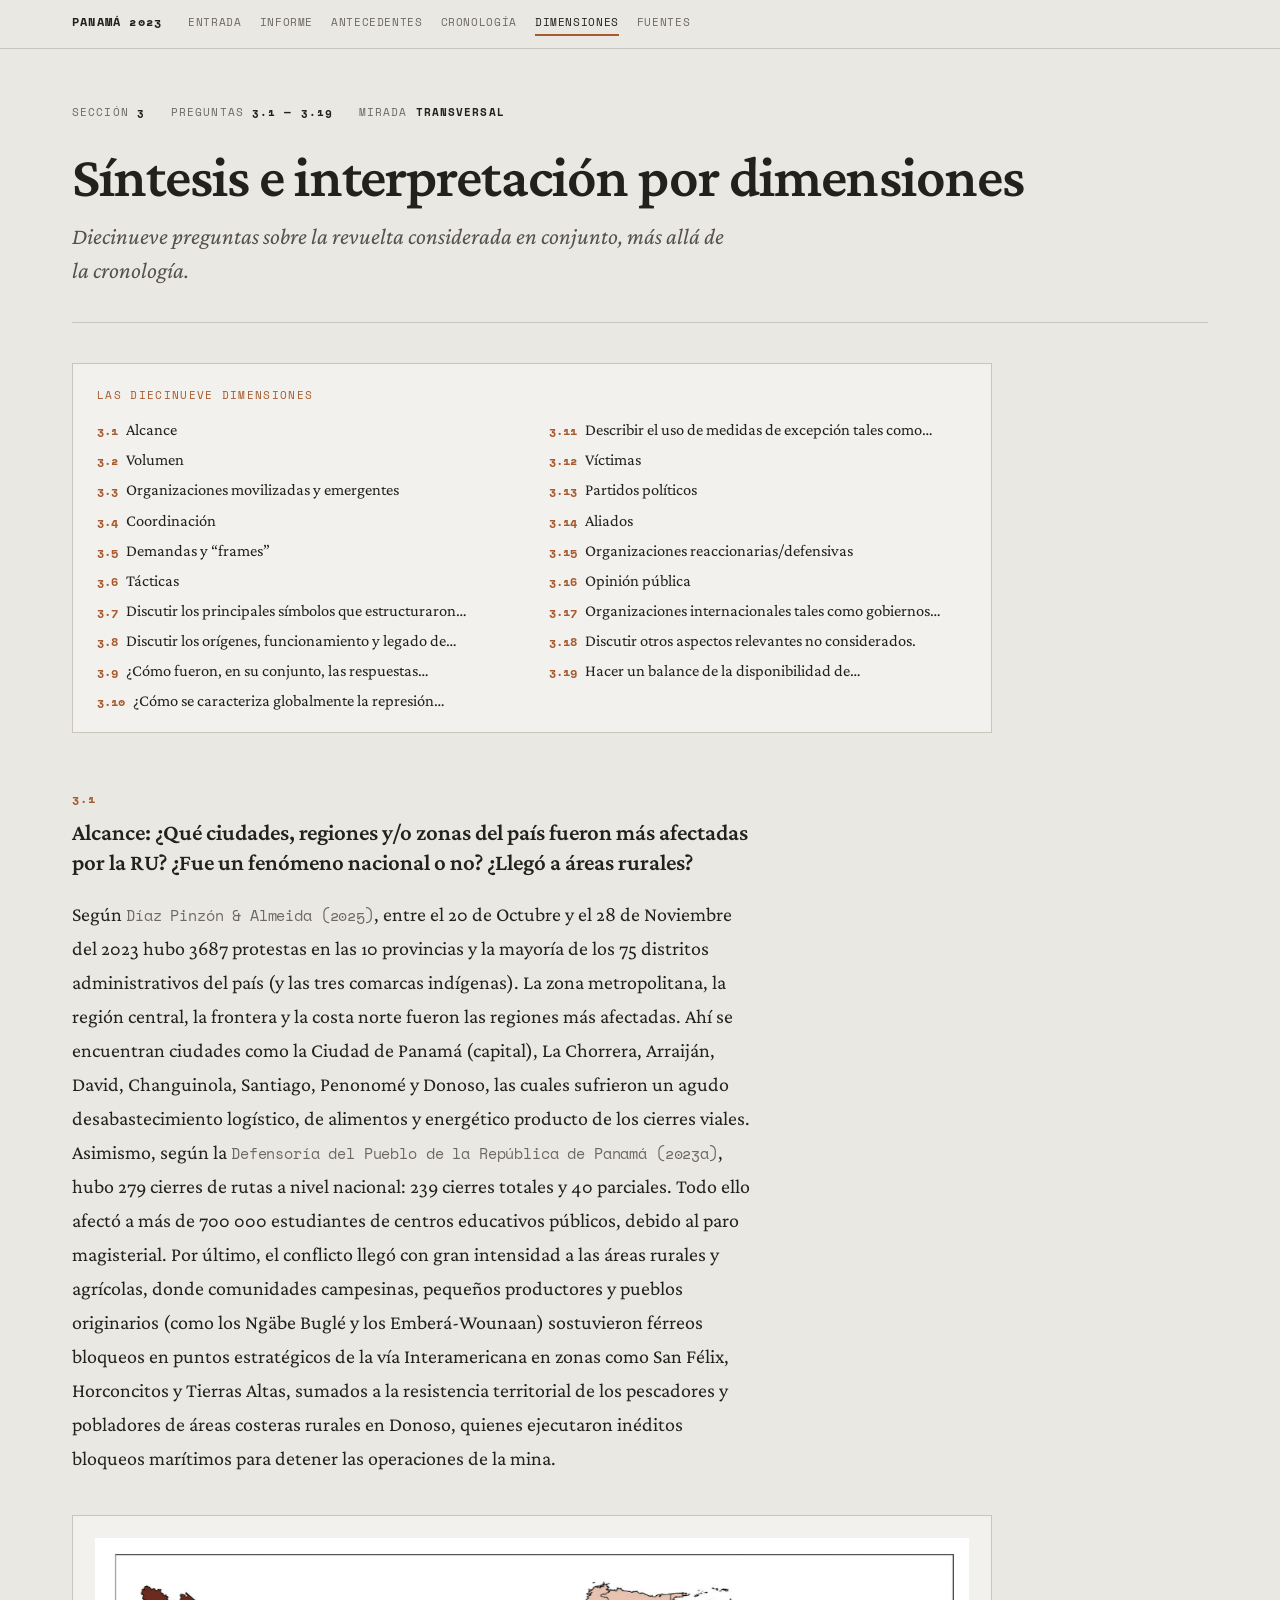
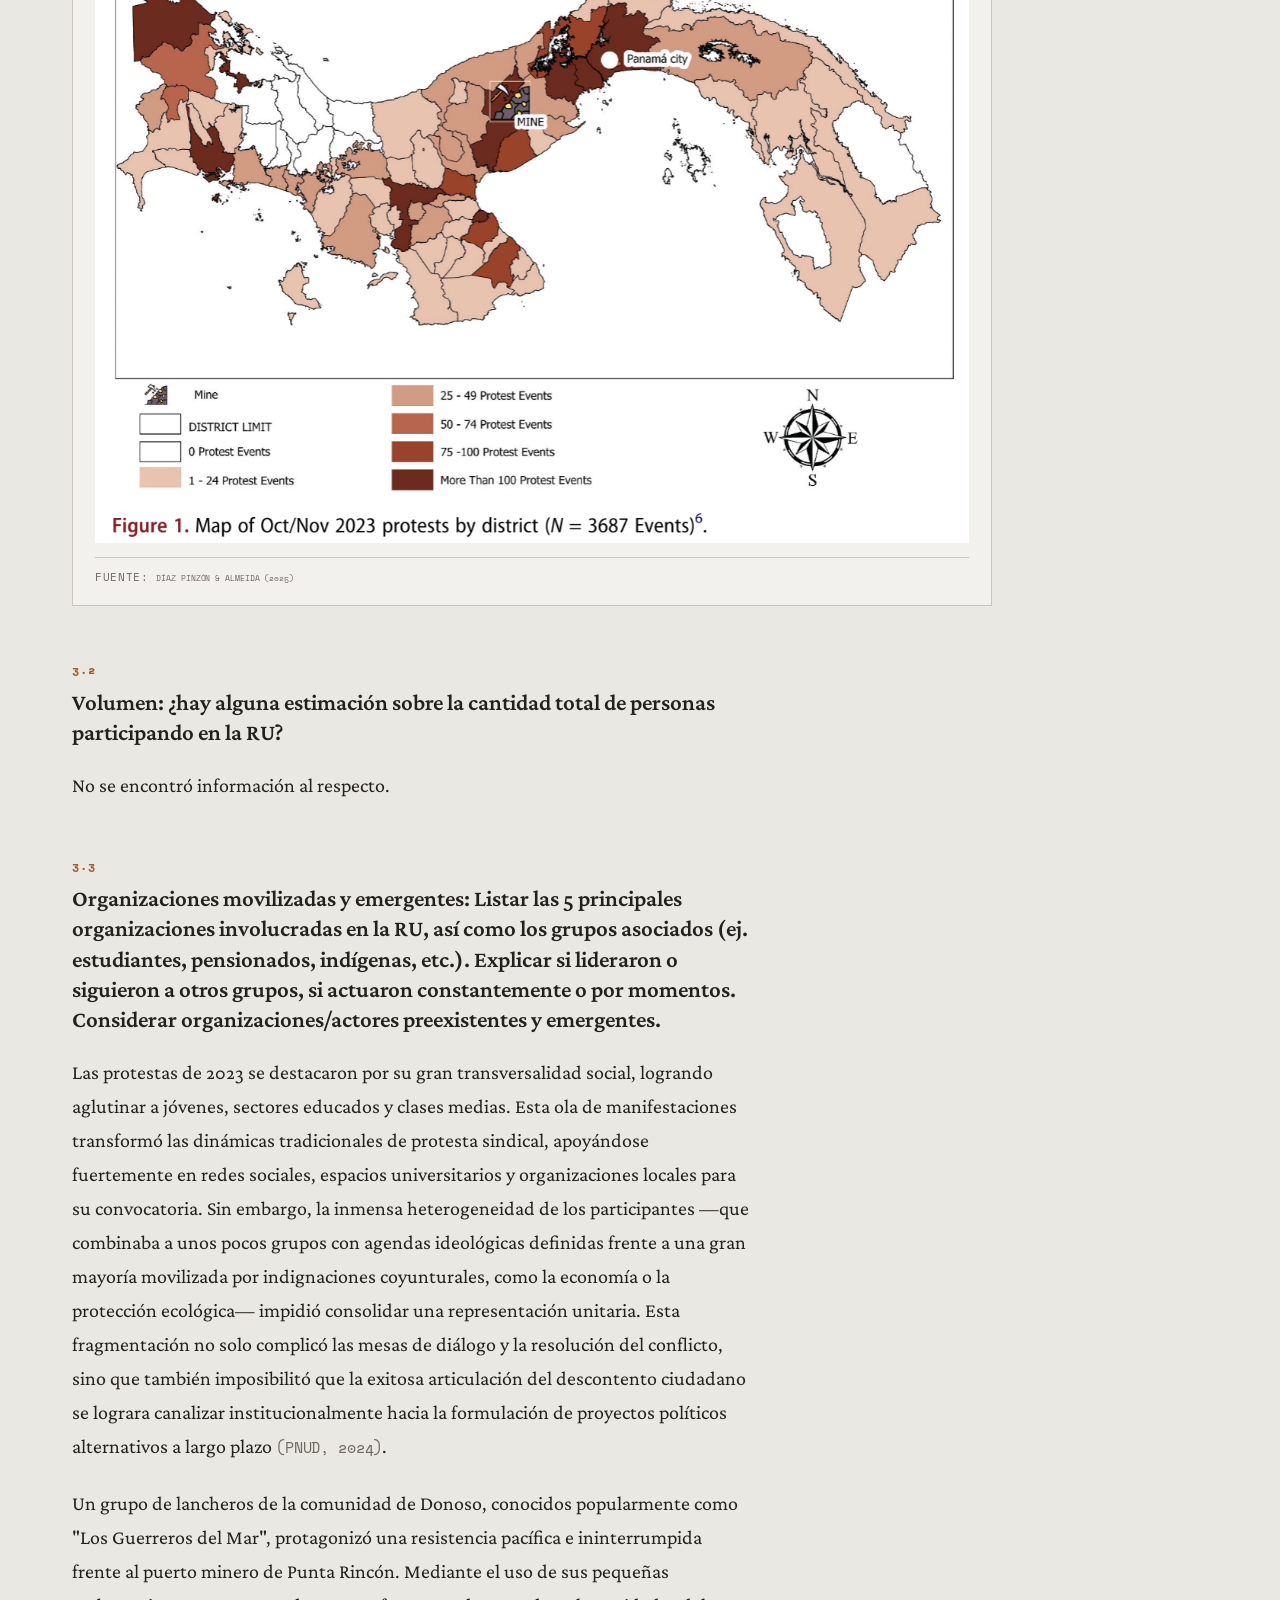
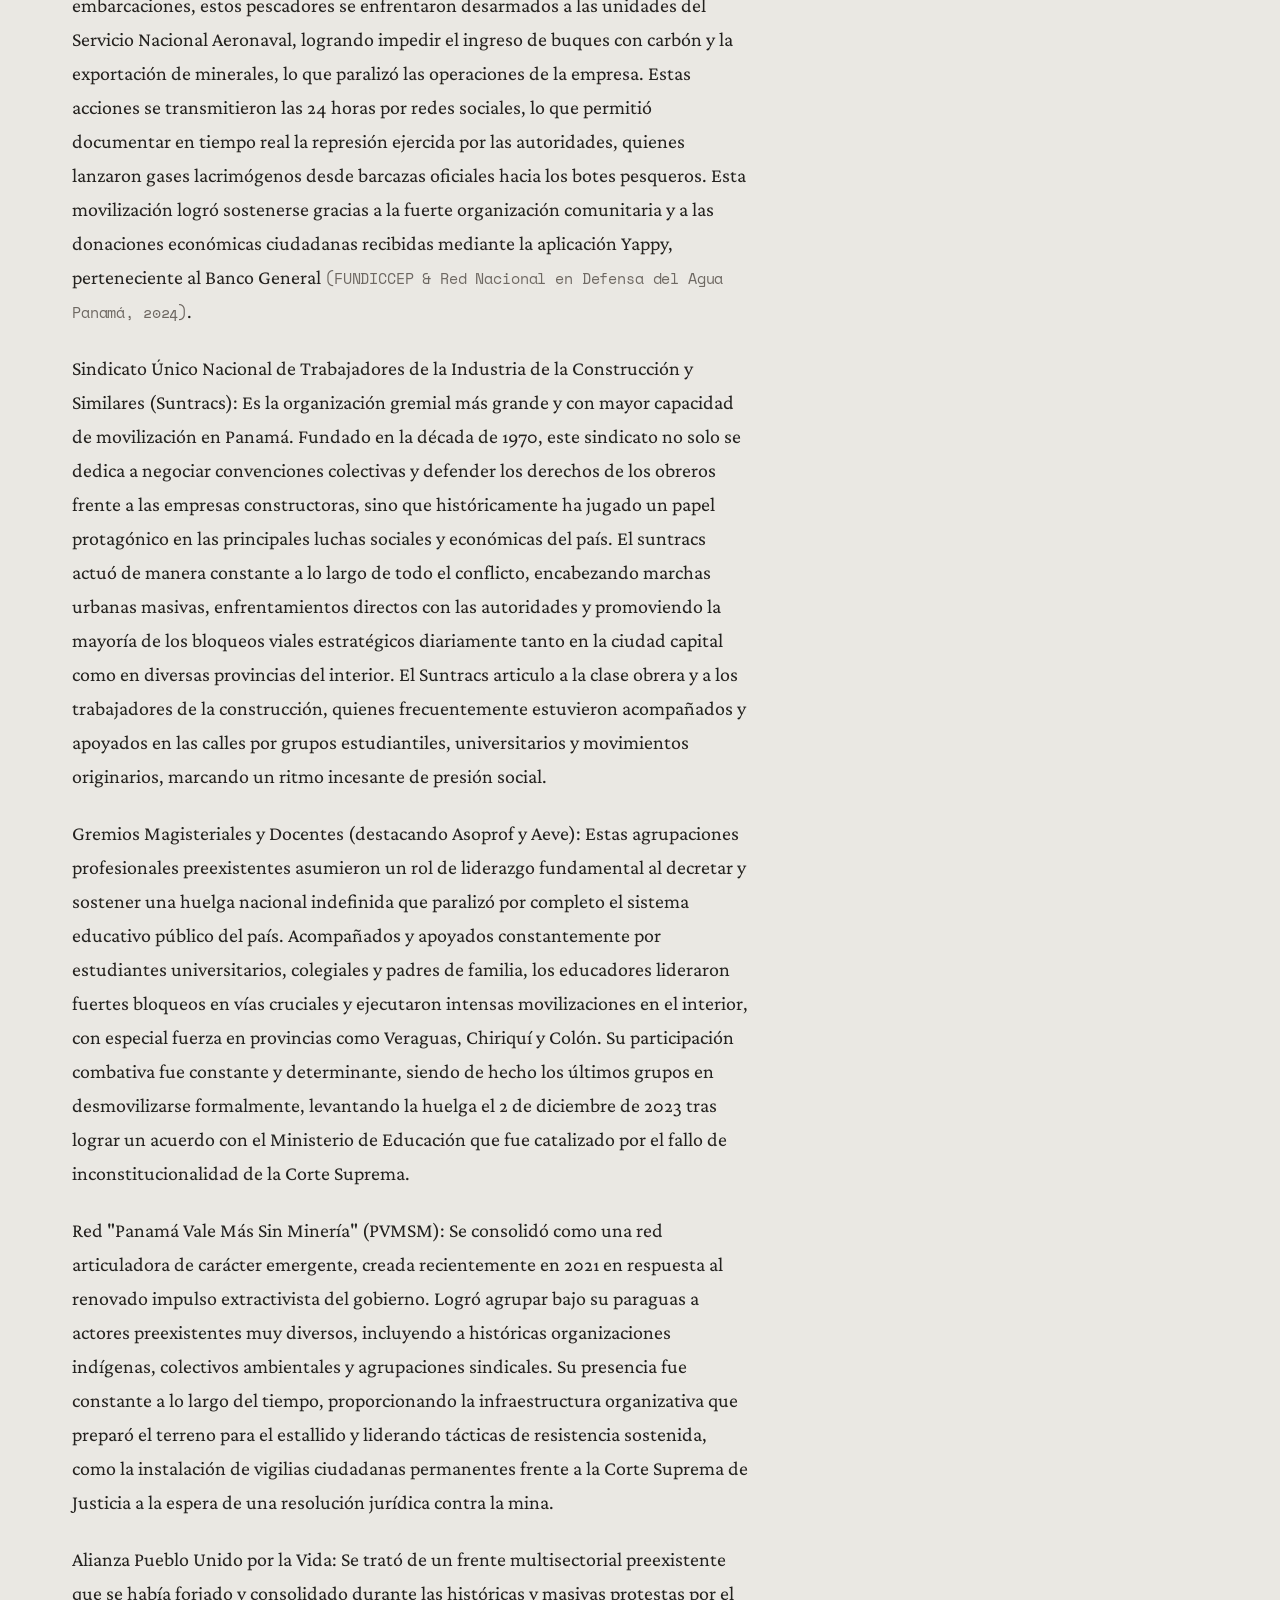
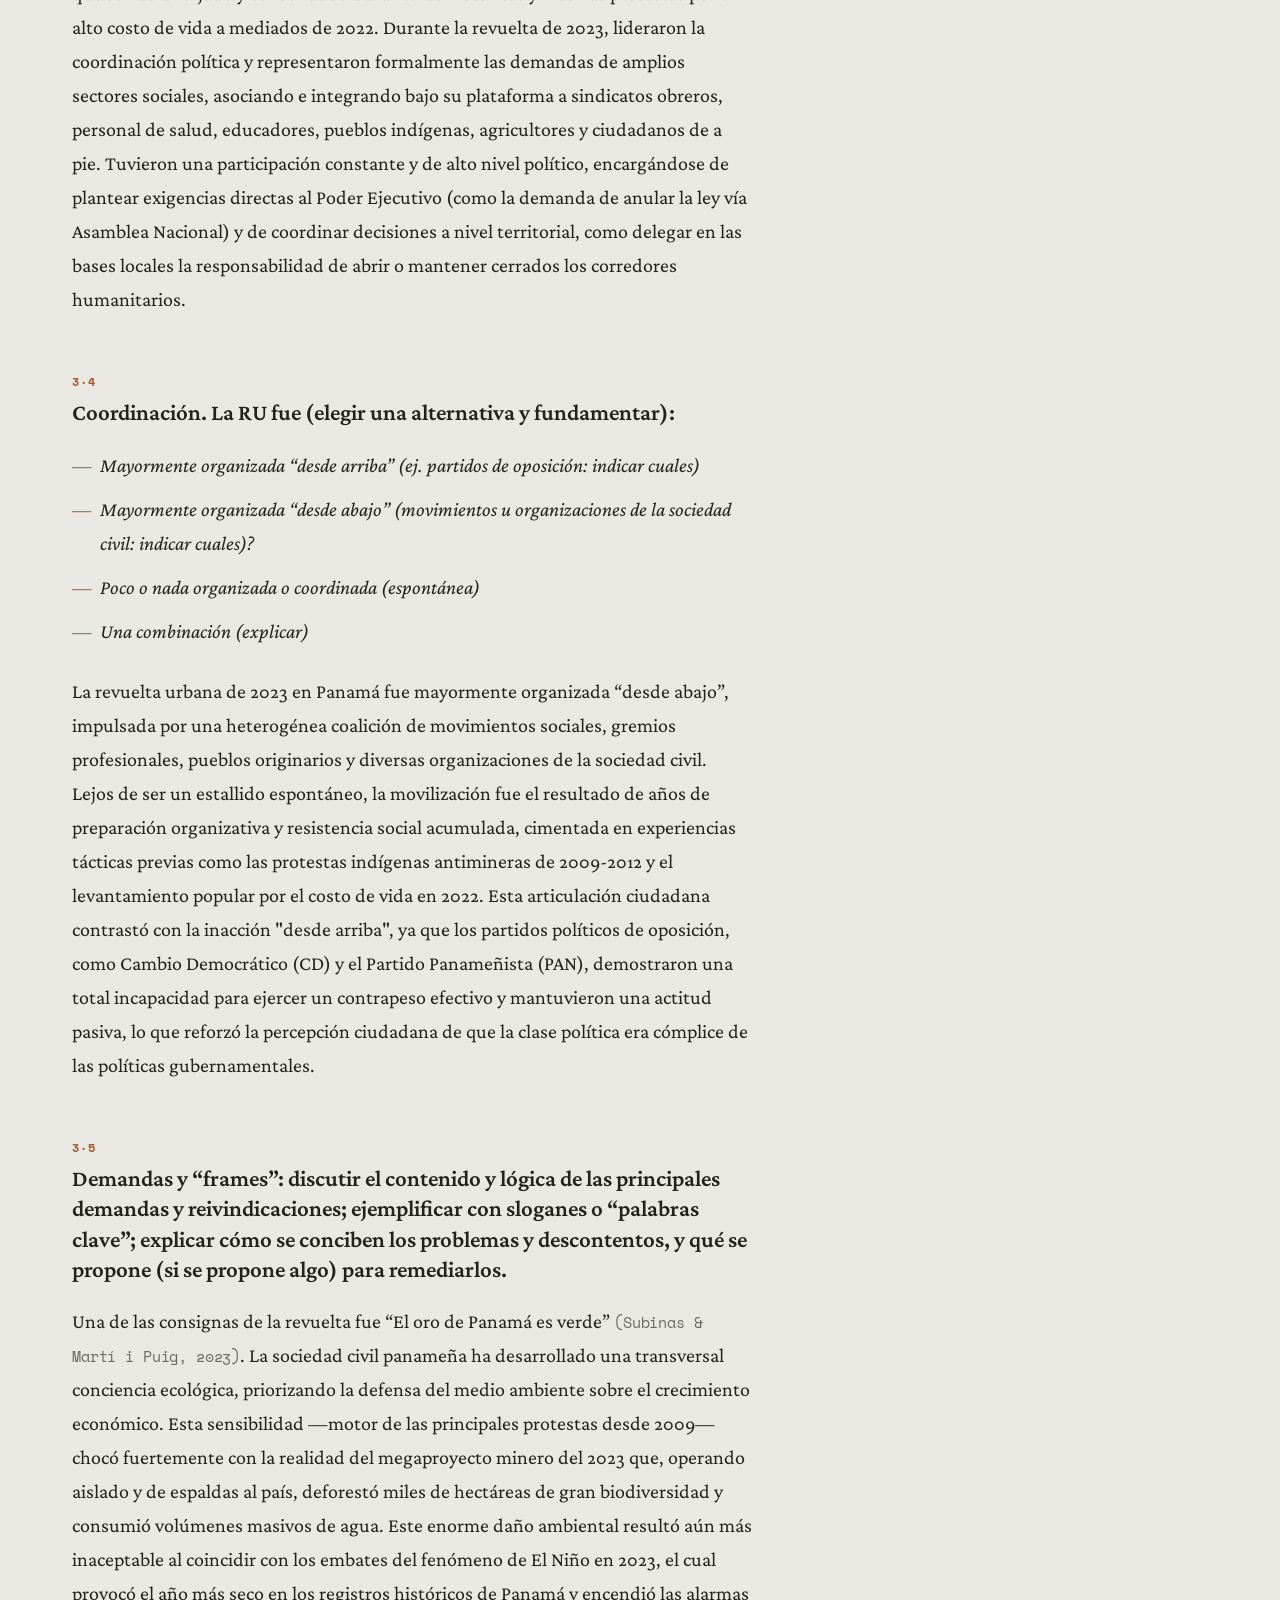
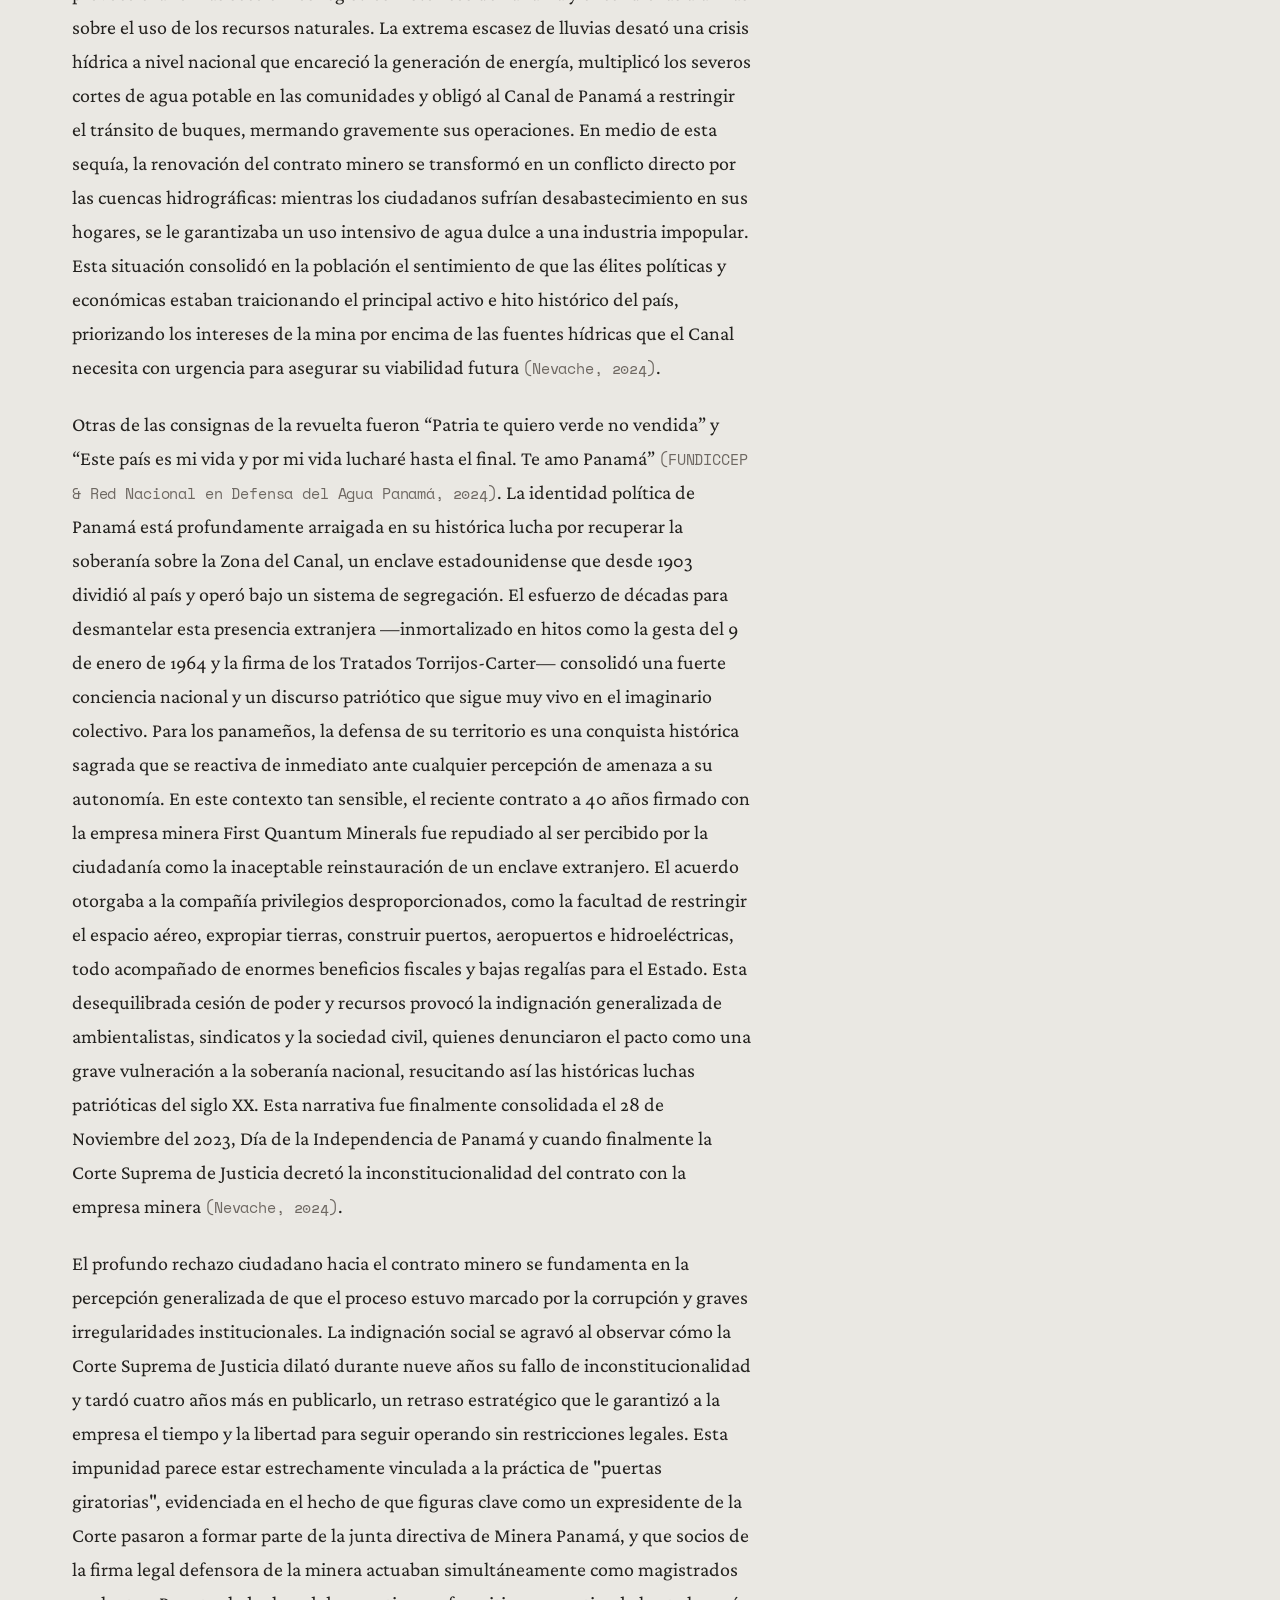
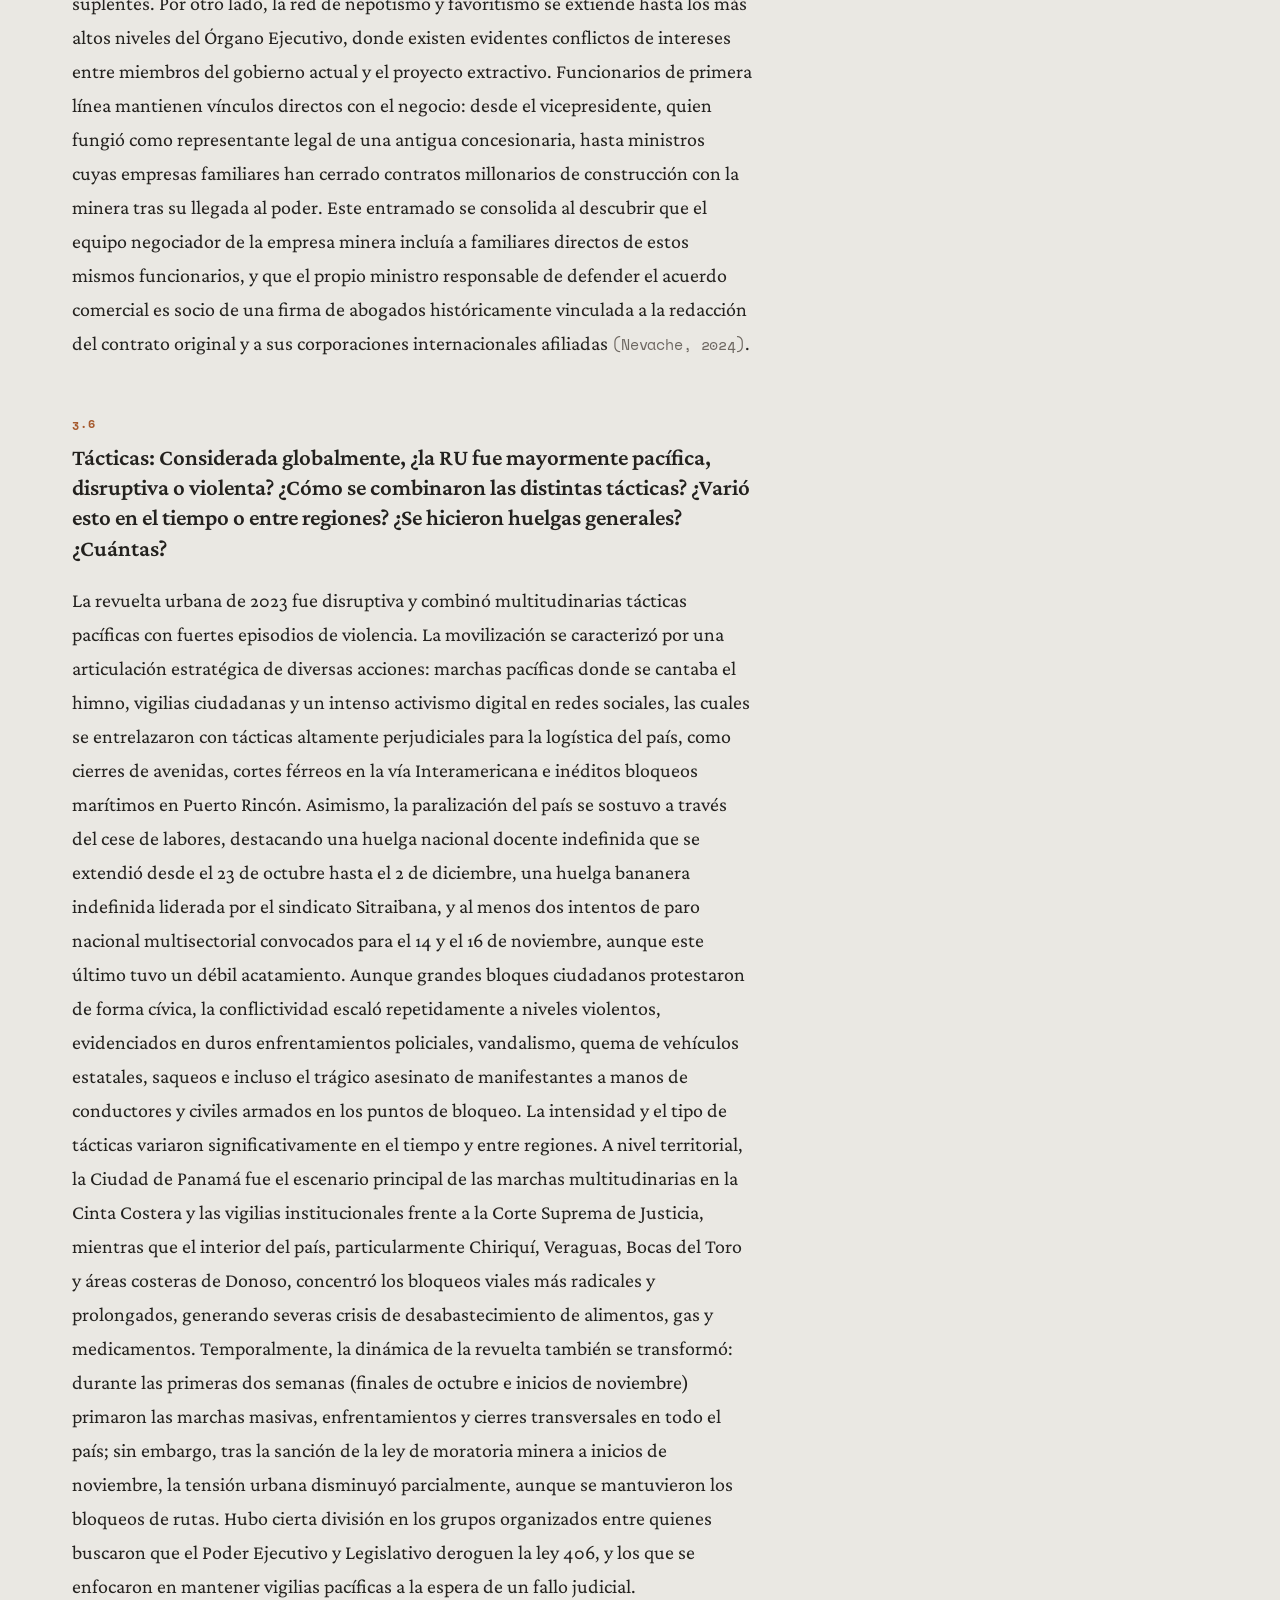
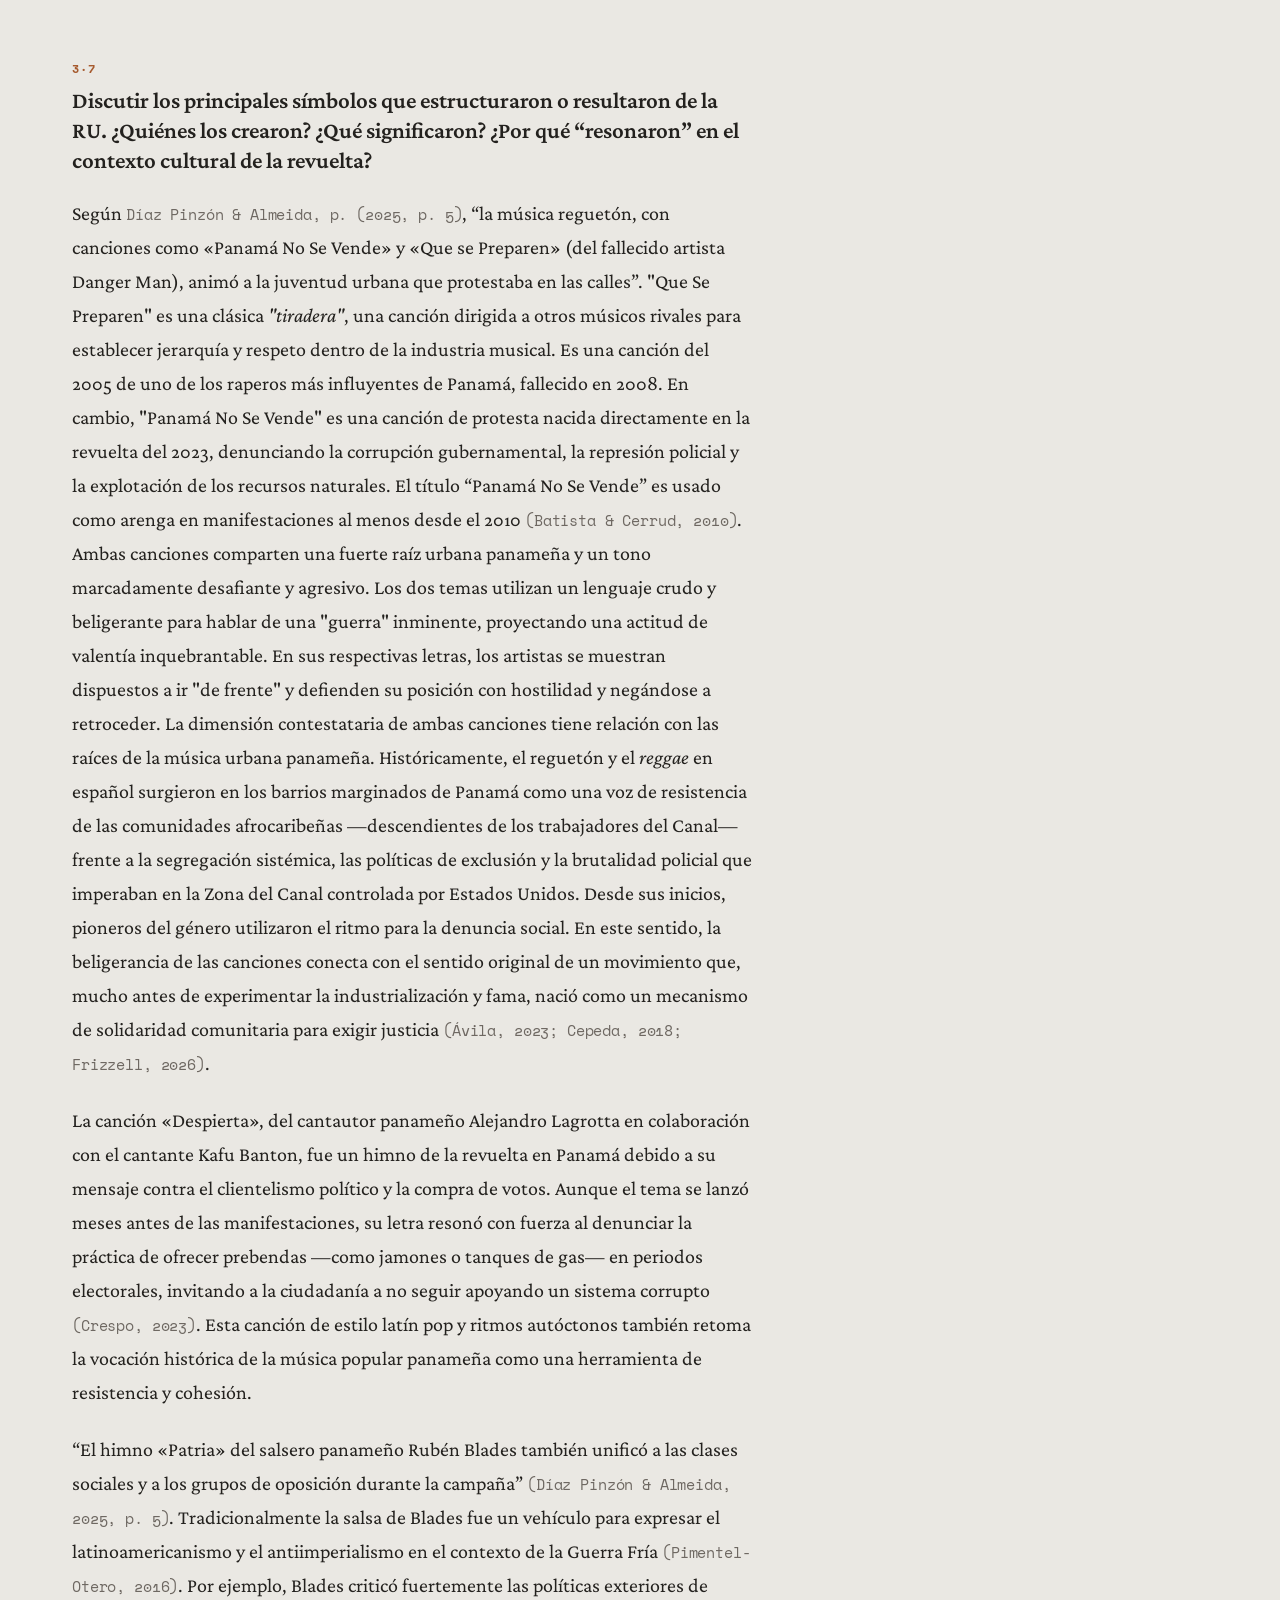
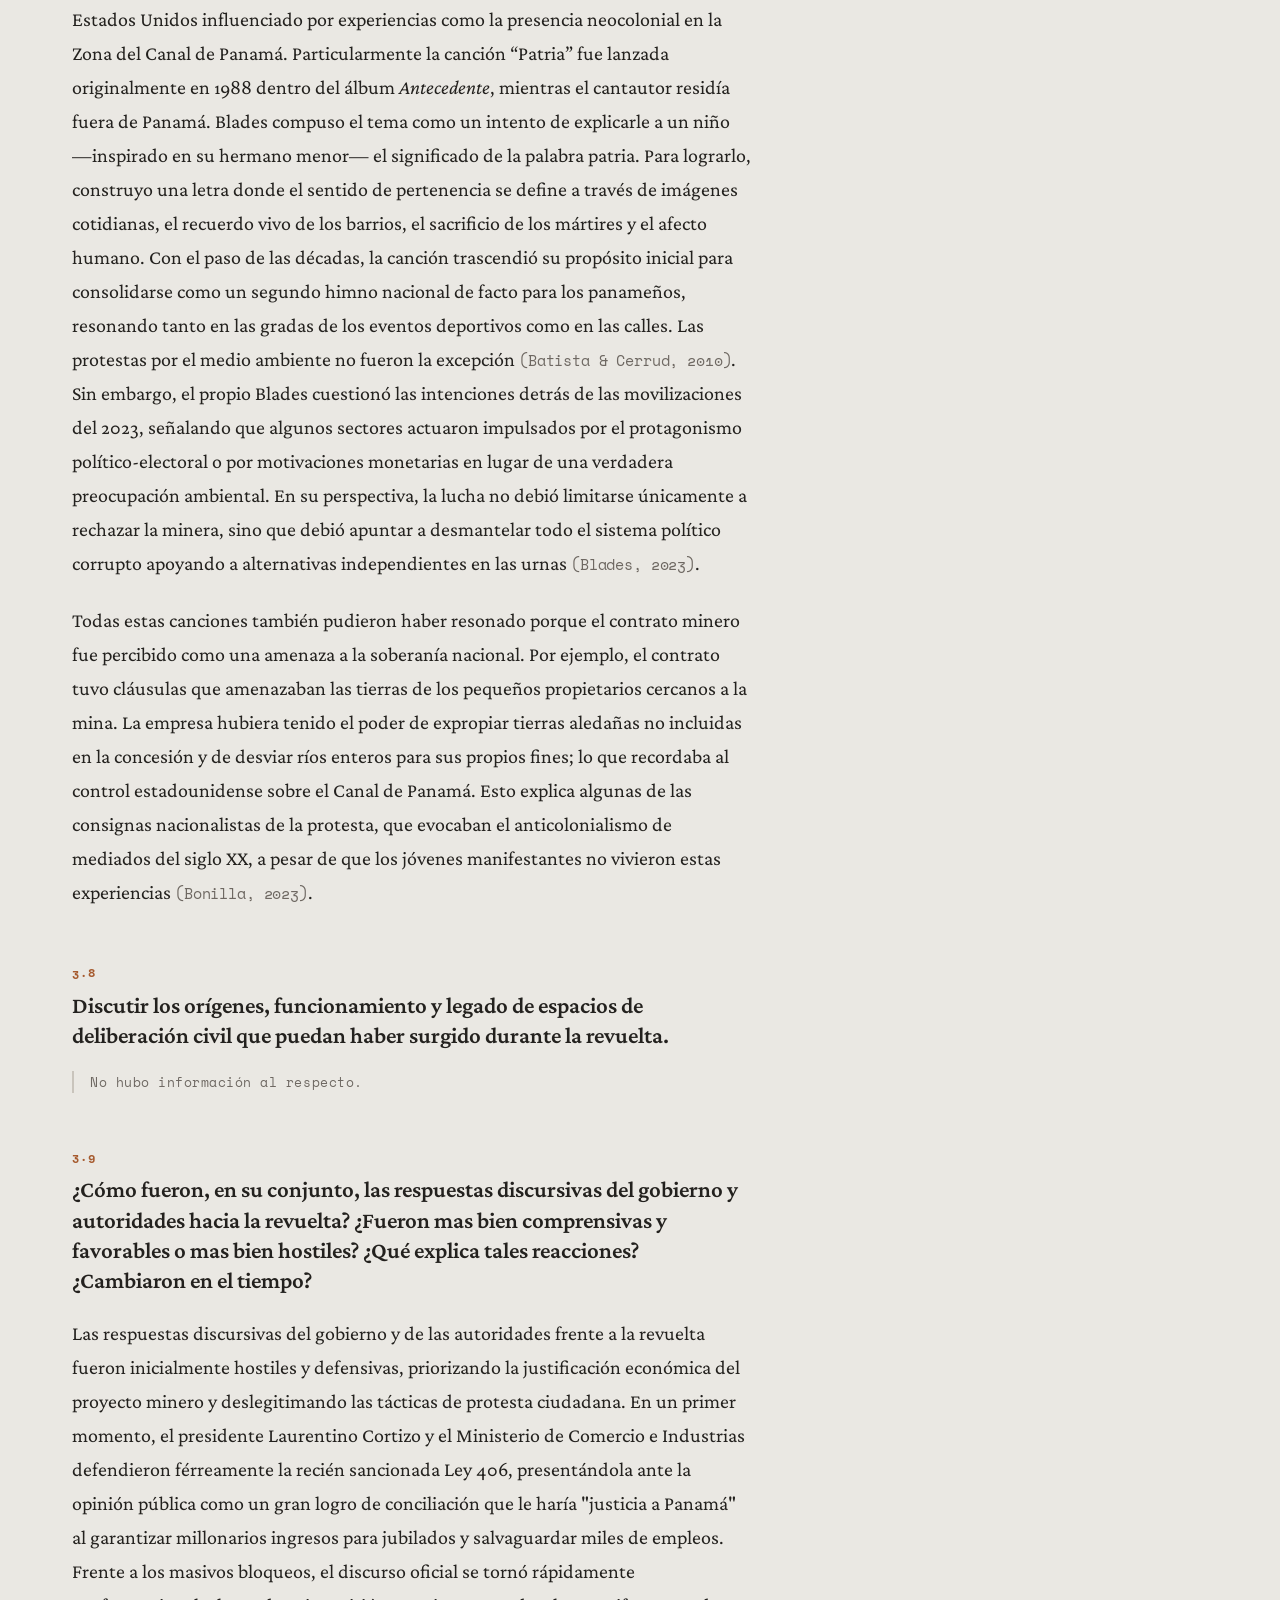
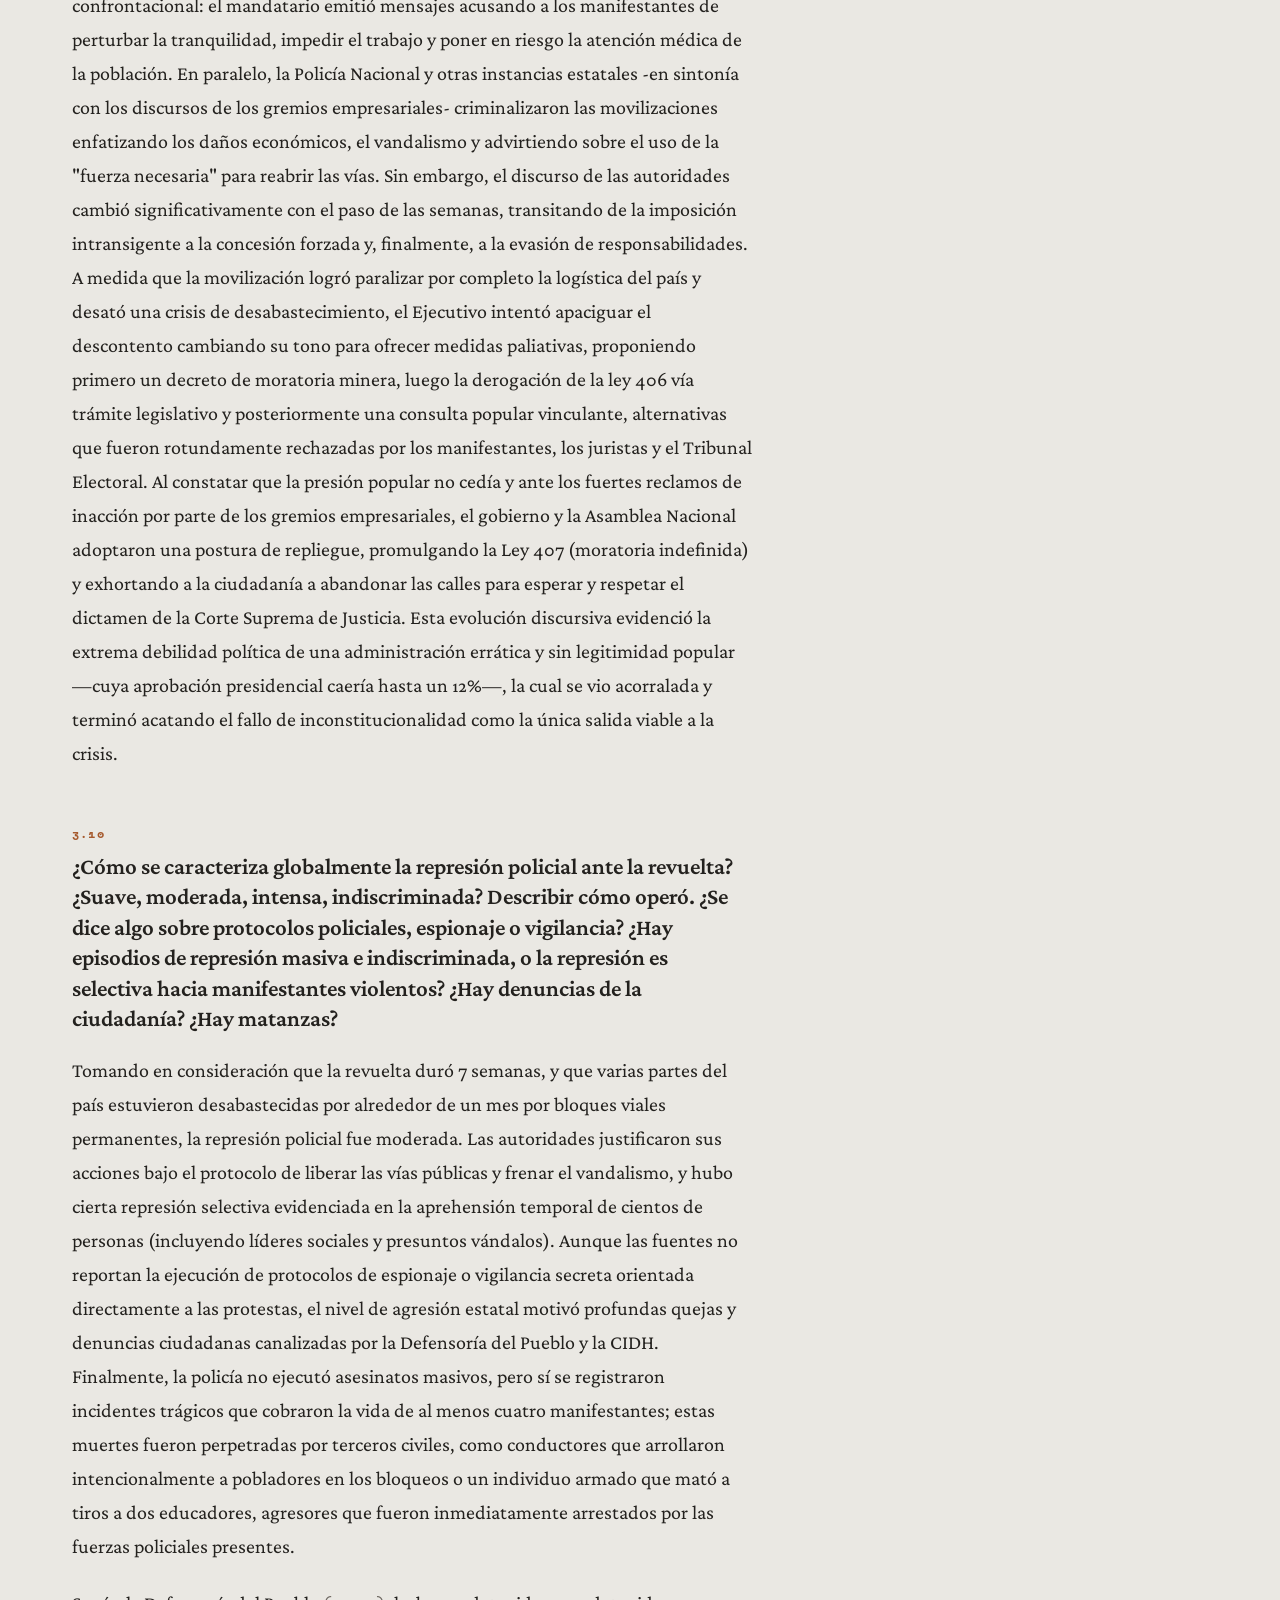
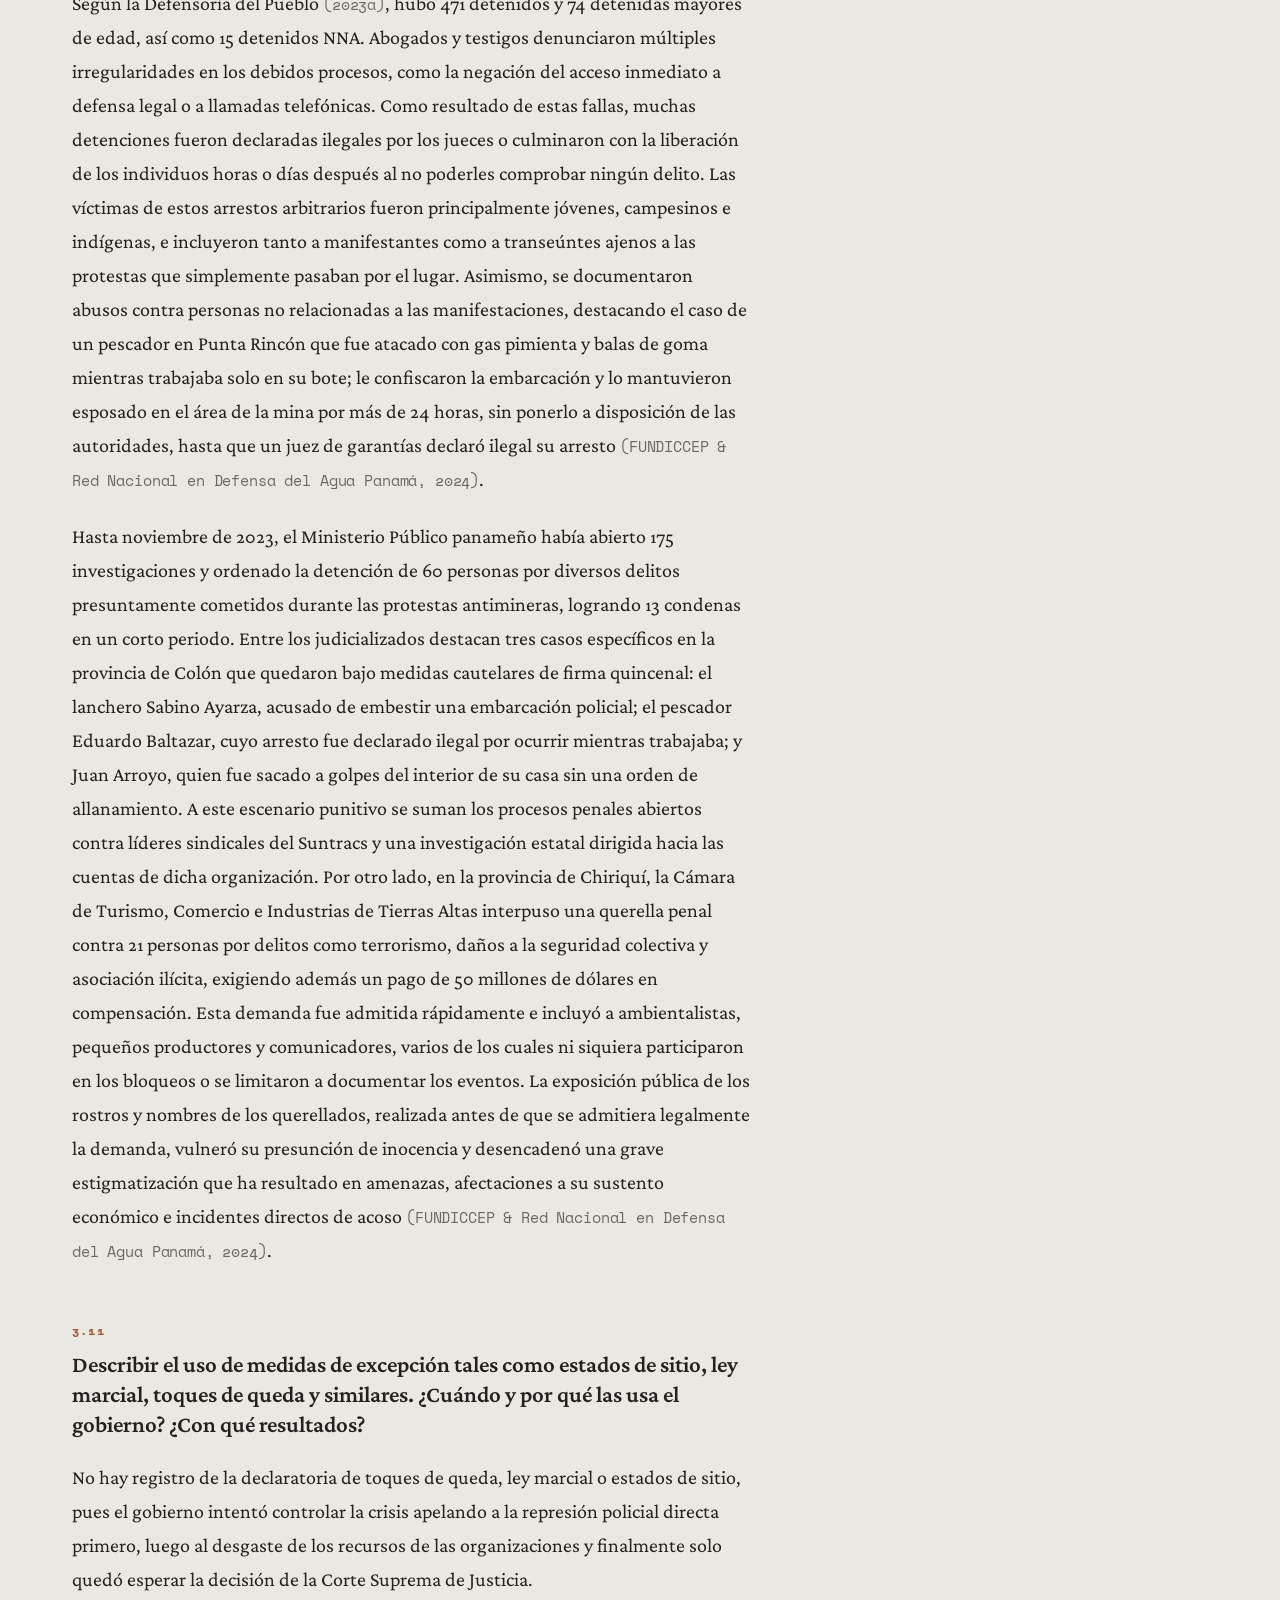
<file: dimensiones.html>
<!doctype html>
<html lang="es">
<head>
  <meta charset="utf-8">
  <meta name="viewport" content="width=device-width, initial-scale=1">
  <title>Síntesis e interpretación por dimensiones · Panamá 2023</title>
  <meta name="description" content="Sección 3 del informe: alcance, organizaciones, demandas, tácticas, represión, víctimas, opinión pública y actores internacionales.">
  <meta name="robots" content="noindex, nofollow">
  <meta property="og:title" content="Síntesis e interpretación por dimensiones · Panamá 2023">
  <meta property="og:description" content="Sección 3 del informe: alcance, organizaciones, demandas, tácticas, represión, víctimas, opinión pública y actores internacionales.">
  <meta property="og:type" content="article">
  <meta property="og:url" content="https://alonsomaranon-ai.github.io/panama-2023/dimensiones.html">
  <meta property="og:locale" content="es_ES">
  <meta property="og:image" content="https://alonsomaranon-ai.github.io/panama-2023/imagenes/tarjeta.png">
  <meta property="og:image:width" content="1200">
  <meta property="og:image:height" content="630">
  <meta name="twitter:card" content="summary_large_image">
  <meta name="twitter:image" content="https://alonsomaranon-ai.github.io/panama-2023/imagenes/tarjeta.png">
  <link rel="preconnect" href="https://fonts.googleapis.com">
  <link rel="preconnect" href="https://fonts.gstatic.com" crossorigin>
  <link href="https://fonts.googleapis.com/css2?family=Crimson+Pro:ital,wght@0,400;0,600;1,400;1,600&family=Space+Mono:wght@400;700&display=swap" rel="stylesheet">
  <link rel="stylesheet" href="estilos.css">
</head>
<body>

  <header class="barra">
    <div class="barra-interna">
      <a class="marca" href="index.html">Panamá 2023</a>
      <nav>
        <a href="index.html">Entrada</a>
        <a href="informe.html">Informe</a>
        <a href="antecedentes.html">Antecedentes</a>
        <a href="cronologia.html">Cronología</a>
        <a href="dimensiones.html" aria-current="page">Dimensiones</a>
        <a href="fuentes.html">Fuentes</a>
        </nav>
    </div>
  </header>

  <div class="envoltorio">

    <div class="encabezado">
      <div class="ficha"><span>Sección <b>3</b></span><span>Preguntas <b>3.1 — 3.19</b></span><span>Mirada <b>transversal</b></span></div>
      <h1>Síntesis e interpretación por dimensiones</h1>
      <p class="bajada">Diecinueve preguntas sobre la revuelta considerada en conjunto, más allá de la cronología.</p>
    </div>

    <nav class="indice-preguntas">
      <div class="rotulo">Las diecinueve dimensiones</div>
      <ul>
        <li><a href="#p3-1"><b>3.1</b> Alcance</a></li>
        <li><a href="#p3-2"><b>3.2</b> Volumen</a></li>
        <li><a href="#p3-3"><b>3.3</b> Organizaciones movilizadas y emergentes</a></li>
        <li><a href="#p3-4"><b>3.4</b> Coordinación</a></li>
        <li><a href="#p3-5"><b>3.5</b> Demandas y “frames”</a></li>
        <li><a href="#p3-6"><b>3.6</b> Tácticas</a></li>
        <li><a href="#p3-7"><b>3.7</b> Discutir los principales símbolos que estructuraron…</a></li>
        <li><a href="#p3-8"><b>3.8</b> Discutir los orígenes, funcionamiento y legado de…</a></li>
        <li><a href="#p3-9"><b>3.9</b> ¿Cómo fueron, en su conjunto, las respuestas…</a></li>
        <li><a href="#p3-10"><b>3.10</b> ¿Cómo se caracteriza globalmente la represión…</a></li>
        <li><a href="#p3-11"><b>3.11</b> Describir el uso de medidas de excepción tales como…</a></li>
        <li><a href="#p3-12"><b>3.12</b> Víctimas</a></li>
        <li><a href="#p3-13"><b>3.13</b> Partidos políticos</a></li>
        <li><a href="#p3-14"><b>3.14</b> Aliados</a></li>
        <li><a href="#p3-15"><b>3.15</b> Organizaciones reaccionarias/defensivas</a></li>
        <li><a href="#p3-16"><b>3.16</b> Opinión pública</a></li>
        <li><a href="#p3-17"><b>3.17</b> Organizaciones internacionales tales como gobiernos…</a></li>
        <li><a href="#p3-18"><b>3.18</b> Discutir otros aspectos relevantes no considerados.</a></li>
        <li><a href="#p3-19"><b>3.19</b> Hacer un balance de la disponibilidad de…</a></li>
      </ul>
    </nav>
    <div class="pregunta" id="p3-1">
      <span class="codigo">3.1</span>
      <h3></em><em>Alcance</em><em>: ¿Qué ciudades, regiones y/o zonas del país fueron más afectadas por la RU? ¿Fue un fenómeno nacional o no? ¿Llegó a áreas rurales?</em><a class="ancla" href="#p3-1" aria-label="Enlace a esta pregunta">#</a></h3>
    </div>
    <p>Según  <span class="cita">Díaz Pinzón &amp; Almeida (2025)</span>, entre el 20 de Octubre y el 28 de Noviembre del 2023 hubo 3687 protestas en las 10 provincias y la mayoría de los 75 distritos administrativos del país (y las tres comarcas indígenas). La zona metropolitana, la región central, la frontera y la costa norte fueron las regiones más afectadas. Ahí se encuentran ciudades como la Ciudad de Panamá (capital), La Chorrera, Arraiján, David, Changuinola, Santiago, Penonomé y Donoso, las cuales sufrieron un agudo desabastecimiento logístico, de alimentos y energético producto de los cierres viales. Asimismo, según la <span class="cita">Defensoría del Pueblo de la República de Panamá (2023a)</span>, hubo 279 cierres de rutas a nivel nacional: 239 cierres totales y 40 parciales. Todo ello afectó a más de 700 000 estudiantes de centros educativos públicos, debido al paro magisterial. Por último, el conflicto llegó con gran intensidad a las áreas rurales y agrícolas, donde comunidades campesinas, pequeños productores y pueblos originarios (como los Ngäbe Buglé y los Emberá-Wounaan) sostuvieron férreos bloqueos en puntos estratégicos de la vía Interamericana en zonas como San Félix, Horconcitos y Tierras Altas, sumados a la resistencia territorial de los pescadores y pobladores de áreas costeras rurales en Donoso, quienes ejecutaron inéditos bloqueos marítimos para detener las operaciones de la mina.</p>
    <figure>
      <img src="imagenes/image13.png" alt="Gráfico del informe" loading="lazy">
      <figcaption>Fuente: <span class="cita">Díaz Pinzón &amp; Almeida (2025)</span></figcaption>
    </figure>
    <div class="pregunta" id="p3-2">
      <span class="codigo">3.2</span>
      <h3></em><em>Volumen</em><em>: ¿hay alguna estimación sobre la cantidad total de personas participando en la RU?</em><a class="ancla" href="#p3-2" aria-label="Enlace a esta pregunta">#</a></h3>
    </div>
    <p>No se encontró información al respecto.</p>
    <div class="pregunta" id="p3-3">
      <span class="codigo">3.3</span>
      <h3></em><em>Organizaciones movilizadas y emergentes</em><em>: Listar las 5 principales organizaciones involucradas en la RU, así como los grupos asociados (ej. estudiantes, pensionados, indígenas, etc.). Explicar si lideraron o siguieron a otros grupos, si actuaron constantemente o por momentos. Considerar organizaciones/actores preexistentes y emergentes.</em><a class="ancla" href="#p3-3" aria-label="Enlace a esta pregunta">#</a></h3>
    </div>
    <p>Las protestas de 2023 se destacaron por su gran transversalidad social, logrando aglutinar a jóvenes, sectores educados y clases medias. Esta ola de manifestaciones transformó las dinámicas tradicionales de protesta sindical, apoyándose fuertemente en redes sociales, espacios universitarios y organizaciones locales para su convocatoria. Sin embargo, la inmensa heterogeneidad de los participantes —que combinaba a unos pocos grupos con agendas ideológicas definidas frente a una gran mayoría movilizada por indignaciones coyunturales, como la economía o la protección ecológica— impidió consolidar una representación unitaria. Esta fragmentación no solo complicó las mesas de diálogo y la resolución del conflicto, sino que también imposibilitó que la exitosa articulación del descontento ciudadano se lograra canalizar institucionalmente hacia la formulación de proyectos políticos alternativos a largo plazo <span class="cita">(PNUD, 2024)</span>.</p>
    <p>Un grupo de lancheros de la comunidad de Donoso, conocidos popularmente como "Los Guerreros del Mar", protagonizó una resistencia pacífica e ininterrumpida frente al puerto minero de Punta Rincón. Mediante el uso de sus pequeñas embarcaciones, estos pescadores se enfrentaron desarmados a las unidades del Servicio Nacional Aeronaval, logrando impedir el ingreso de buques con carbón y la exportación de minerales, lo que paralizó las operaciones de la empresa. Estas acciones se transmitieron las 24 horas por redes sociales, lo que permitió documentar en tiempo real la represión ejercida por las autoridades, quienes lanzaron gases lacrimógenos desde barcazas oficiales hacia los botes pesqueros. Esta movilización logró sostenerse gracias a la fuerte organización comunitaria y a las donaciones económicas ciudadanas recibidas mediante la aplicación Yappy, perteneciente al Banco General <span class="cita">(FUNDICCEP &amp; Red Nacional en Defensa del Agua Panamá, 2024)</span>.</p>
    <p>Sindicato Único Nacional de Trabajadores de la Industria de la Construcción y Similares (Suntracs): Es la organización gremial más grande y con mayor capacidad de movilización en Panamá. Fundado en la década de 1970, este sindicato no solo se dedica a negociar convenciones colectivas y defender los derechos de los obreros frente a las empresas constructoras, sino que históricamente ha jugado un papel protagónico en las principales luchas sociales y económicas del país. El suntracs actuó de manera constante a lo largo de todo el conflicto, encabezando marchas urbanas masivas, enfrentamientos directos con las autoridades y promoviendo la mayoría de los bloqueos viales estratégicos diariamente tanto en la ciudad capital como en diversas provincias del interior. El Suntracs articulo a la clase obrera y a los trabajadores de la construcción, quienes frecuentemente estuvieron acompañados y apoyados en las calles por grupos estudiantiles, universitarios y movimientos originarios, marcando un ritmo incesante de presión social.</p>
    <p>Gremios Magisteriales y Docentes (destacando Asoprof y Aeve): Estas agrupaciones profesionales preexistentes asumieron un rol de liderazgo fundamental al decretar y sostener una huelga nacional indefinida que paralizó por completo el sistema educativo público del país. Acompañados y apoyados constantemente por estudiantes universitarios, colegiales y padres de familia, los educadores lideraron fuertes bloqueos en vías cruciales y ejecutaron intensas movilizaciones en el interior, con especial fuerza en provincias como Veraguas, Chiriquí y Colón. Su participación combativa fue constante y determinante, siendo de hecho los últimos grupos en desmovilizarse formalmente, levantando la huelga el 2 de diciembre de 2023 tras lograr un acuerdo con el Ministerio de Educación que fue catalizado por el fallo de inconstitucionalidad de la Corte Suprema.</p>
    <p>Red "Panamá Vale Más Sin Minería" (PVMSM): Se consolidó como una red articuladora de carácter emergente, creada recientemente en 2021 en respuesta al renovado impulso extractivista del gobierno. Logró agrupar bajo su paraguas a actores preexistentes muy diversos, incluyendo a históricas organizaciones indígenas, colectivos ambientales y agrupaciones sindicales. Su presencia fue constante a lo largo del tiempo, proporcionando la infraestructura organizativa que preparó el terreno para el estallido y liderando tácticas de resistencia sostenida, como la instalación de vigilias ciudadanas permanentes frente a la Corte Suprema de Justicia a la espera de una resolución jurídica contra la mina.</p>
    <p>Alianza Pueblo Unido por la Vida: Se trató de un frente multisectorial preexistente que se había forjado y consolidado durante las históricas y masivas protestas por el alto costo de vida a mediados de 2022. Durante la revuelta de 2023, lideraron la coordinación política y representaron formalmente las demandas de amplios sectores sociales, asociando e integrando bajo su plataforma a sindicatos obreros, personal de salud, educadores, pueblos indígenas, agricultores y ciudadanos de a pie. Tuvieron una participación constante y de alto nivel político, encargándose de plantear exigencias directas al Poder Ejecutivo (como la demanda de anular la ley vía Asamblea Nacional) y de coordinar decisiones a nivel territorial, como delegar en las bases locales la responsabilidad de abrir o mantener cerrados los corredores humanitarios.</p>
    <div class="pregunta" id="p3-4">
      <span class="codigo">3.4</span>
      <h3></em><em>Coordinación</em><em>. La RU fue (elegir una alternativa y fundamentar): </em><a class="ancla" href="#p3-4" aria-label="Enlace a esta pregunta">#</a></h3>
    </div>
    <ul class="lista">
      <li><em>Mayormente organizada “desde arriba” (ej. partidos de oposición: indicar cuales)</em></li>
      <li><em>Mayormente organizada “desde abajo” (movimientos u organizaciones de la sociedad civil: indicar cuales)?</em></li>
      <li><em>Poco o nada organizada o coordinada (espontánea)</em></li>
      <li><em>Una combinación (explicar)</em></li>
    </ul>
    <p>La revuelta urbana de 2023 en Panamá fue mayormente organizada “desde abajo”, impulsada por una heterogénea coalición de movimientos sociales, gremios profesionales, pueblos originarios y diversas organizaciones de la sociedad civil. Lejos de ser un estallido espontáneo, la movilización fue el resultado de años de preparación organizativa y resistencia social acumulada, cimentada en experiencias tácticas previas como las protestas indígenas antimineras de 2009-2012 y el levantamiento popular por el costo de vida en 2022. Esta articulación ciudadana contrastó con la inacción "desde arriba", ya que los partidos políticos de oposición, como Cambio Democrático (CD) y el Partido Panameñista (PAN), demostraron una total incapacidad para ejercer un contrapeso efectivo y mantuvieron una actitud pasiva, lo que reforzó la percepción ciudadana de que la clase política era cómplice de las políticas gubernamentales.</p>
    <div class="pregunta" id="p3-5">
      <span class="codigo">3.5</span>
      <h3></em><em>Demandas y “</em><em>frames</em><em>”</em><em>: discutir el contenido y lógica de las principales demandas y reivindicaciones; ejemplificar con </em><em>sloganes</em><em> o “palabras clave”; explicar cómo se conciben los problemas y descontentos, y qué se propone (si se propone algo) para remediarlos.</em><a class="ancla" href="#p3-5" aria-label="Enlace a esta pregunta">#</a></h3>
    </div>
    <p>Una de las consignas de la revuelta fue “El oro de Panamá es verde” <span class="cita">(Subinas &amp; Martí i Puig, 2023)</span>. La sociedad civil panameña ha desarrollado una transversal conciencia ecológica, priorizando la defensa del medio ambiente sobre el crecimiento económico. Esta sensibilidad —motor de las principales protestas desde 2009— chocó fuertemente con la realidad del megaproyecto minero del 2023 que, operando aislado y de espaldas al país, deforestó miles de hectáreas de gran biodiversidad y consumió volúmenes masivos de agua. Este enorme daño ambiental resultó aún más inaceptable al coincidir con los embates del fenómeno de El Niño en 2023, el cual provocó el año más seco en los registros históricos de Panamá y encendió las alarmas sobre el uso de los recursos naturales. La extrema escasez de lluvias desató una crisis hídrica a nivel nacional que encareció la generación de energía, multiplicó los severos cortes de agua potable en las comunidades y obligó al Canal de Panamá a restringir el tránsito de buques, mermando gravemente sus operaciones. En medio de esta sequía, la renovación del contrato minero se transformó en un conflicto directo por las cuencas hidrográficas: mientras los ciudadanos sufrían desabastecimiento en sus hogares, se le garantizaba un uso intensivo de agua dulce a una industria impopular. Esta situación consolidó en la población el sentimiento de que las élites políticas y económicas estaban traicionando el principal activo e hito histórico del país, priorizando los intereses de la mina por encima de las fuentes hídricas que el Canal necesita con urgencia para asegurar su viabilidad futura <span class="cita">(Nevache, 2024)</span>.</p>
    <p>Otras de las consignas de la revuelta fueron “Patria te quiero verde no vendida” y “Este país es mi vida y por mi vida lucharé hasta el final. Te amo Panamá” <span class="cita">(FUNDICCEP &amp; Red Nacional en Defensa del Agua Panamá, 2024)</span>. La identidad política de Panamá está profundamente arraigada en su histórica lucha por recuperar la soberanía sobre la Zona del Canal, un enclave estadounidense que desde 1903 dividió al país y operó bajo un sistema de segregación. El esfuerzo de décadas para desmantelar esta presencia extranjera —inmortalizado en hitos como la gesta del 9 de enero de 1964 y la firma de los Tratados Torrijos-Carter— consolidó una fuerte conciencia nacional y un discurso patriótico que sigue muy vivo en el imaginario colectivo. Para los panameños, la defensa de su territorio es una conquista histórica sagrada que se reactiva de inmediato ante cualquier percepción de amenaza a su autonomía. En este contexto tan sensible, el reciente contrato a 40 años firmado con la empresa minera First Quantum Minerals fue repudiado al ser percibido por la ciudadanía como la inaceptable reinstauración de un enclave extranjero. El acuerdo otorgaba a la compañía privilegios desproporcionados, como la facultad de restringir el espacio aéreo, expropiar tierras, construir puertos, aeropuertos e hidroeléctricas, todo acompañado de enormes beneficios fiscales y bajas regalías para el Estado. Esta desequilibrada cesión de poder y recursos provocó la indignación generalizada de ambientalistas, sindicatos y la sociedad civil, quienes denunciaron el pacto como una grave vulneración a la soberanía nacional, resucitando así las históricas luchas patrióticas del siglo XX. Esta narrativa fue finalmente consolidada el 28 de Noviembre del 2023, Día de la Independencia de Panamá y cuando finalmente la Corte Suprema de Justicia decretó la inconstitucionalidad del contrato con la empresa minera <span class="cita">(Nevache, 2024)</span>.</p>
    <p>El profundo rechazo ciudadano hacia el contrato minero se fundamenta en la percepción generalizada de que el proceso estuvo marcado por la corrupción y graves irregularidades institucionales. La indignación social se agravó al observar cómo la Corte Suprema de Justicia dilató durante nueve años su fallo de inconstitucionalidad y tardó cuatro años más en publicarlo, un retraso estratégico que le garantizó a la empresa el tiempo y la libertad para seguir operando sin restricciones legales. Esta impunidad parece estar estrechamente vinculada a la práctica de "puertas giratorias", evidenciada en el hecho de que figuras clave como un expresidente de la Corte pasaron a formar parte de la junta directiva de Minera Panamá, y que socios de la firma legal defensora de la minera actuaban simultáneamente como magistrados suplentes. Por otro lado, la red de nepotismo y favoritismo se extiende hasta los más altos niveles del Órgano Ejecutivo, donde existen evidentes conflictos de intereses entre miembros del gobierno actual y el proyecto extractivo. Funcionarios de primera línea mantienen vínculos directos con el negocio: desde el vicepresidente, quien fungió como representante legal de una antigua concesionaria, hasta ministros cuyas empresas familiares han cerrado contratos millonarios de construcción con la minera tras su llegada al poder. Este entramado se consolida al descubrir que el equipo negociador de la empresa minera incluía a familiares directos de estos mismos funcionarios, y que el propio ministro responsable de defender el acuerdo comercial es socio de una firma de abogados históricamente vinculada a la redacción del contrato original y a sus corporaciones internacionales afiliadas <span class="cita">(Nevache, 2024)</span>.</p>
    <div class="pregunta" id="p3-6">
      <span class="codigo">3.6</span>
      <h3></em><em>Tácticas</em><em>: Considerada globalmente, ¿la RU fue mayormente pacífica, disruptiva o violenta? ¿Cómo se combinaron las distintas tácticas? ¿Varió esto en el tiempo o entre regiones? ¿Se hicieron </em><em>huelgas generales</em><em>? ¿Cuántas? </em><a class="ancla" href="#p3-6" aria-label="Enlace a esta pregunta">#</a></h3>
    </div>
    <p>La revuelta urbana de 2023 fue disruptiva y combinó multitudinarias tácticas pacíficas con fuertes episodios de violencia. La movilización se caracterizó por una articulación estratégica de diversas acciones: marchas pacíficas donde se cantaba el himno, vigilias ciudadanas y un intenso activismo digital en redes sociales, las cuales se entrelazaron con tácticas altamente perjudiciales para la logística del país, como cierres de avenidas, cortes férreos en la vía Interamericana e inéditos bloqueos marítimos en Puerto Rincón. Asimismo, la paralización del país se sostuvo a través del cese de labores, destacando una huelga nacional docente indefinida que se extendió desde el 23 de octubre hasta el 2 de diciembre, una huelga bananera indefinida liderada por el sindicato Sitraibana, y al menos dos intentos de paro nacional multisectorial convocados para el 14 y el 16 de noviembre, aunque este último tuvo un débil acatamiento. Aunque grandes bloques ciudadanos protestaron de forma cívica, la conflictividad escaló repetidamente a niveles violentos, evidenciados en duros enfrentamientos policiales, vandalismo, quema de vehículos estatales, saqueos e incluso el trágico asesinato de manifestantes a manos de conductores y civiles armados en los puntos de bloqueo. La intensidad y el tipo de tácticas variaron significativamente en el tiempo y entre regiones. A nivel territorial, la Ciudad de Panamá fue el escenario principal de las marchas multitudinarias en la Cinta Costera y las vigilias institucionales frente a la Corte Suprema de Justicia, mientras que el interior del país, particularmente Chiriquí, Veraguas, Bocas del Toro y áreas costeras de Donoso, concentró los bloqueos viales más radicales y prolongados, generando severas crisis de desabastecimiento de alimentos, gas y medicamentos. Temporalmente, la dinámica de la revuelta también se transformó: durante las primeras dos semanas (finales de octubre e inicios de noviembre) primaron las marchas masivas, enfrentamientos y cierres transversales en todo el país; sin embargo, tras la sanción de la ley de moratoria minera a inicios de noviembre, la tensión urbana disminuyó parcialmente, aunque se mantuvieron los bloqueos de rutas. Hubo cierta división en los grupos organizados entre quienes buscaron que el Poder Ejecutivo y Legislativo deroguen la ley 406, y los que se enfocaron en mantener vigilias pacíficas a la espera de un fallo judicial.</p>
    <div class="pregunta" id="p3-7">
      <span class="codigo">3.7</span>
      <h3>Discutir los principales </em><em>símbolos</em><em> que estructuraron o resultaron de la RU. ¿Quiénes los crearon? ¿Qué significaron? ¿Por qué “resonaron” en el contexto cultural de la revuelta?</em><a class="ancla" href="#p3-7" aria-label="Enlace a esta pregunta">#</a></h3>
    </div>
    <p>Según <span class="cita">Díaz Pinzón &amp; Almeida, p. (2025, p. 5)</span>, “la música reguetón, con canciones como «Panamá No Se Vende» y «Que se Preparen» (del fallecido artista Danger Man), animó a la juventud urbana que protestaba en las calles”. "Que Se Preparen" es una clásica <em>"tiradera"</em>, una canción dirigida a otros músicos rivales para establecer jerarquía y respeto dentro de la industria musical. Es una canción del 2005 de uno de los raperos más influyentes de Panamá, fallecido en 2008. En cambio, "Panamá No Se Vende" es una canción de protesta nacida directamente en la revuelta del 2023, denunciando la corrupción gubernamental, la represión policial y la explotación de los recursos naturales. El título “Panamá No Se Vende” es usado como arenga en manifestaciones al menos desde el 2010 <span class="cita">(Batista &amp; Cerrud, 2010)</span>. Ambas canciones comparten una fuerte raíz urbana panameña y un tono marcadamente desafiante y agresivo. Los dos temas utilizan un lenguaje crudo y beligerante para hablar de una "guerra" inminente, proyectando una actitud de valentía inquebrantable. En sus respectivas letras, los artistas se muestran dispuestos a ir "de frente" y defienden su posición con hostilidad y negándose a retroceder. La dimensión contestataria de ambas canciones tiene relación con las raíces de la música urbana panameña. Históricamente, el reguetón y el <em>reggae</em> en español surgieron en los barrios marginados de Panamá como una voz de resistencia de las comunidades afrocaribeñas —descendientes de los trabajadores del Canal— frente a la segregación sistémica, las políticas de exclusión y la brutalidad policial que imperaban en la Zona del Canal controlada por Estados Unidos. Desde sus inicios, pioneros del género utilizaron el ritmo para la denuncia social. En este sentido, la beligerancia de las canciones conecta con el sentido original de un movimiento que, mucho antes de experimentar la industrialización y fama, nació como un mecanismo de solidaridad comunitaria para exigir justicia <span class="cita">(Ávila, 2023; Cepeda, 2018; Frizzell, 2026)</span>.</p>
    <p>La canción «Despierta», del cantautor panameño Alejandro Lagrotta en colaboración con el cantante Kafu Banton, fue un himno de la revuelta en Panamá debido a su mensaje contra el clientelismo político y la compra de votos. Aunque el tema se lanzó meses antes de las manifestaciones, su letra resonó con fuerza al denunciar la práctica de ofrecer prebendas —como jamones o tanques de gas— en periodos electorales, invitando a la ciudadanía a no seguir apoyando un sistema corrupto <span class="cita">(Crespo, 2023)</span>. Esta canción de estilo latín pop y ritmos autóctonos también retoma la vocación histórica de la música popular panameña como una herramienta de resistencia y cohesión.</p>
    <p>“El himno «Patria» del salsero panameño Rubén Blades también unificó a las clases sociales y a los grupos de oposición durante la campaña” <span class="cita">(Díaz Pinzón &amp; Almeida, 2025, p. 5)</span>. Tradicionalmente la salsa de Blades fue un vehículo para expresar el latinoamericanismo y el antiimperialismo en el contexto de la Guerra Fría <span class="cita">(Pimentel-Otero, 2016)</span>. Por ejemplo, Blades criticó fuertemente las políticas exteriores de Estados Unidos influenciado por experiencias como la presencia neocolonial en la Zona del Canal de Panamá. Particularmente la canción “Patria” fue lanzada originalmente en 1988 dentro del álbum <em>Antecedente</em>, mientras el cantautor residía fuera de Panamá. Blades compuso el tema como un intento de explicarle a un niño —inspirado en su hermano menor— el significado de la palabra patria. Para lograrlo, construyo una letra donde el sentido de pertenencia se define a través de imágenes cotidianas, el recuerdo vivo de los barrios, el sacrificio de los mártires y el afecto humano. Con el paso de las décadas, la canción trascendió su propósito inicial para consolidarse como un segundo himno nacional de facto para los panameños, resonando tanto en las gradas de los eventos deportivos como en las calles. Las protestas por el medio ambiente no fueron la excepción <span class="cita">(Batista &amp; Cerrud, 2010)</span>. Sin embargo, el propio Blades cuestionó las intenciones detrás de las movilizaciones del 2023, señalando que algunos sectores actuaron impulsados por el protagonismo político-electoral o por motivaciones monetarias en lugar de una verdadera preocupación ambiental. En su perspectiva, la lucha no debió limitarse únicamente a rechazar la minera, sino que debió apuntar a desmantelar todo el sistema político corrupto apoyando a alternativas independientes en las urnas <span class="cita">(Blades, 2023)</span>.</p>
    <p>Todas estas canciones también pudieron haber resonado porque el contrato minero fue percibido como una amenaza a la soberanía nacional. Por ejemplo, el contrato tuvo cláusulas que amenazaban las tierras de los pequeños propietarios cercanos a la mina. La empresa hubiera tenido el poder de expropiar tierras aledañas no incluidas en la concesión y de desviar ríos enteros para sus propios fines; lo que recordaba al control estadounidense sobre el Canal de Panamá. Esto explica algunas de las consignas nacionalistas de la protesta, que evocaban el anticolonialismo de mediados del siglo XX, a pesar de que los jóvenes manifestantes no vivieron estas experiencias <span class="cita">(Bonilla, 2023)</span>.</p>
    <div class="pregunta" id="p3-8">
      <span class="codigo">3.8</span>
      <h3>Discutir los orígenes, funcionamiento y legado de espacios de </em><em>deliberación civil</em><em> que puedan haber surgido durante la revuelta. </em><a class="ancla" href="#p3-8" aria-label="Enlace a esta pregunta">#</a></h3>
    </div>
    <p class="sin-info">No hubo información al respecto.</p>
    <div class="pregunta" id="p3-9">
      <span class="codigo">3.9</span>
      <h3>¿Cómo fueron, en su conjunto, las </em><em>respuestas discursivas</em><em> del gobierno y autoridades hacia la revuelta? ¿Fueron </em><em>mas</em><em> bien comprensivas y favorables o </em><em>mas</em><em> bien hostiles? ¿Qué explica tales reacciones? ¿Cambiaron en el tiempo? </em><a class="ancla" href="#p3-9" aria-label="Enlace a esta pregunta">#</a></h3>
    </div>
    <p>Las respuestas discursivas del gobierno y de las autoridades frente a la revuelta fueron inicialmente hostiles y defensivas, priorizando la justificación económica del proyecto minero y deslegitimando las tácticas de protesta ciudadana. En un primer momento, el presidente Laurentino Cortizo y el Ministerio de Comercio e Industrias defendieron férreamente la recién sancionada Ley 406, presentándola ante la opinión pública como un gran logro de conciliación que le haría "justicia a Panamá" al garantizar millonarios ingresos para jubilados y salvaguardar miles de empleos. Frente a los masivos bloqueos, el discurso oficial se tornó rápidamente confrontacional: el mandatario emitió mensajes acusando a los manifestantes de perturbar la tranquilidad, impedir el trabajo y poner en riesgo la atención médica de la población. En paralelo, la Policía Nacional y otras instancias estatales -en sintonía con los discursos de los gremios empresariales- criminalizaron las movilizaciones enfatizando los daños económicos, el vandalismo y advirtiendo sobre el uso de la "fuerza necesaria" para reabrir las vías. Sin embargo, el discurso de las autoridades cambió significativamente con el paso de las semanas, transitando de la imposición intransigente a la concesión forzada y, finalmente, a la evasión de responsabilidades. A medida que la movilización logró paralizar por completo la logística del país y desató una crisis de desabastecimiento, el Ejecutivo intentó apaciguar el descontento cambiando su tono para ofrecer medidas paliativas, proponiendo primero un decreto de moratoria minera, luego la derogación de la ley 406 vía trámite legislativo y posteriormente una consulta popular vinculante, alternativas que fueron rotundamente rechazadas por los manifestantes, los juristas y el Tribunal Electoral. Al constatar que la presión popular no cedía y ante los fuertes reclamos de inacción por parte de los gremios empresariales, el gobierno y la Asamblea Nacional adoptaron una postura de repliegue, promulgando la Ley 407 (moratoria indefinida) y exhortando a la ciudadanía a abandonar las calles para esperar y respetar el dictamen de la Corte Suprema de Justicia. Esta evolución discursiva evidenció la extrema debilidad política de una administración errática y sin legitimidad popular —cuya aprobación presidencial caería hasta un 12%—, la cual se vio acorralada y terminó acatando el fallo de inconstitucionalidad como la única salida viable a la crisis.</p>
    <div class="pregunta" id="p3-10">
      <span class="codigo">3.10</span>
      <h3>¿Cómo se caracteriza globalmente la </em><em>represión policial</em><em> ante la revuelta? ¿Suave, moderada, intensa, indiscriminada? Describir cómo operó. ¿Se dice algo sobre protocolos policiales, espionaje o vigilancia? ¿Hay episodios de represión masiva e indiscriminada, o la represión es selectiva hacia manifestantes violentos? ¿Hay denuncias de la ciudadanía? ¿Hay matanzas?</em><a class="ancla" href="#p3-10" aria-label="Enlace a esta pregunta">#</a></h3>
    </div>
    <p>Tomando en consideración que la revuelta duró 7 semanas, y que varias partes del país estuvieron desabastecidas por alrededor de un mes por bloques viales permanentes, la represión policial fue moderada. Las autoridades justificaron sus acciones bajo el protocolo de liberar las vías públicas y frenar el vandalismo, y hubo cierta represión selectiva evidenciada en la aprehensión temporal de cientos de personas (incluyendo líderes sociales y presuntos vándalos). Aunque las fuentes no reportan la ejecución de protocolos de espionaje o vigilancia secreta orientada directamente a las protestas, el nivel de agresión estatal motivó profundas quejas y denuncias ciudadanas canalizadas por la Defensoría del Pueblo y la CIDH. Finalmente, la policía no ejecutó asesinatos masivos, pero sí se registraron incidentes trágicos que cobraron la vida de al menos cuatro manifestantes; estas muertes fueron perpetradas por terceros civiles, como conductores que arrollaron intencionalmente a pobladores en los bloqueos o un individuo armado que mató a tiros a dos educadores, agresores que fueron inmediatamente arrestados por las fuerzas policiales presentes.</p>
    <p>Según la Defensoría del Pueblo <span class="cita">(2023a)</span>, hubo 471 detenidos y 74 detenidas mayores de edad, así como 15 detenidos NNA. Abogados y testigos denunciaron múltiples irregularidades en los debidos procesos, como la negación del acceso inmediato a defensa legal o a llamadas telefónicas. Como resultado de estas fallas, muchas detenciones fueron declaradas ilegales por los jueces o culminaron con la liberación de los individuos horas o días después al no poderles comprobar ningún delito. Las víctimas de estos arrestos arbitrarios fueron principalmente jóvenes, campesinos e indígenas, e incluyeron tanto a manifestantes como a transeúntes ajenos a las protestas que simplemente pasaban por el lugar. Asimismo, se documentaron abusos contra personas no relacionadas a las manifestaciones, destacando el caso de un pescador en Punta Rincón que fue atacado con gas pimienta y balas de goma mientras trabajaba solo en su bote; le confiscaron la embarcación y lo mantuvieron esposado en el área de la mina por más de 24 horas, sin ponerlo a disposición de las autoridades, hasta que un juez de garantías declaró ilegal su arresto <span class="cita">(FUNDICCEP &amp; Red Nacional en Defensa del Agua Panamá, 2024)</span>.</p>
    <p>Hasta noviembre de 2023, el Ministerio Público panameño había abierto 175 investigaciones y ordenado la detención de 60 personas por diversos delitos presuntamente cometidos durante las protestas antimineras, logrando 13 condenas en un corto periodo. Entre los judicializados destacan tres casos específicos en la provincia de Colón que quedaron bajo medidas cautelares de firma quincenal: el lanchero Sabino Ayarza, acusado de embestir una embarcación policial; el pescador Eduardo Baltazar, cuyo arresto fue declarado ilegal por ocurrir mientras trabajaba; y Juan Arroyo, quien fue sacado a golpes del interior de su casa sin una orden de allanamiento. A este escenario punitivo se suman los procesos penales abiertos contra líderes sindicales del Suntracs y una investigación estatal dirigida hacia las cuentas de dicha organización. Por otro lado, en la provincia de Chiriquí, la Cámara de Turismo, Comercio e Industrias de Tierras Altas interpuso una querella penal contra 21 personas por delitos como terrorismo, daños a la seguridad colectiva y asociación ilícita, exigiendo además un pago de 50 millones de dólares en compensación. Esta demanda fue admitida rápidamente e incluyó a ambientalistas, pequeños productores y comunicadores, varios de los cuales ni siquiera participaron en los bloqueos o se limitaron a documentar los eventos. La exposición pública de los rostros y nombres de los querellados, realizada antes de que se admitiera legalmente la demanda, vulneró su presunción de inocencia y desencadenó una grave estigmatización que ha resultado en amenazas, afectaciones a su sustento económico e incidentes directos de acoso <span class="cita">(FUNDICCEP &amp; Red Nacional en Defensa del Agua Panamá, 2024)</span>.</p>
    <div class="pregunta" id="p3-11">
      <span class="codigo">3.11</span>
      <h3>Describir el uso de </em><em>medidas de excepción</em><em> tales como estados de sitio, ley marcial, toques de queda y similares. ¿Cuándo y por qué las usa el gobierno? ¿Con qué resultados?</em><a class="ancla" href="#p3-11" aria-label="Enlace a esta pregunta">#</a></h3>
    </div>
    <p>No hay registro de la declaratoria de toques de queda, ley marcial o estados de sitio, pues el gobierno intentó controlar la crisis apelando a la represión policial directa primero, luego al desgaste de los recursos de las organizaciones y finalmente solo quedó esperar la decisión de la Corte Suprema de Justicia.</p>
    <div class="pregunta" id="p3-12">
      <span class="codigo">3.12</span>
      <h3></em><em>Víctimas</em><em>: indicar estimaciones durante toda la RU de cantidad de personas heridas y muertas, separando entre civiles y policías/militares. Puede presentar tablas. </em><a class="ancla" href="#p3-12" aria-label="Enlace a esta pregunta">#</a></h3>
    </div>
    <p>La Defensoría del Pueblo <span class="cita">(2023a)</span> documentó cinco personas fallecidas y más de un centenar de heridos en todo el país. Entre las víctimas fatales se reportaron dos atropellados en Colón y Chiriquí, una migrante que perdió la vida por agotamiento físico en esta última provincia, y dos manifestantes asesinados a tiros por un civil en Chame. Por otro lado, la gran mayoría de los lesionados —grupo que incluyó a ocho agentes policiales— requirieron asistencia médica por afectaciones respiratorias y cutáneas causadas por los gases lacrimógenos. Adicionalmente, el impacto de perdigones y balas de pimienta dejó graves secuelas físicas, provocando que cinco personas, entre ellas dos menores de edad, perdieran la mitad de su capacidad visual.</p>
    <p>Dos de los manifestantes perdieron la vida al ser atropellados en los puntos de bloqueo. Agustín Morales murió el 26 de octubre de 2023 en Buena Vista, provincia de Colón, a manos de un conductor que no fue detenido y que solo cumple con la medida cautelar de firmar los días 15 y 30 de cada mes. Posteriormente, el 1 de noviembre, el docente indígena Tomás Milton Cedeño García falleció en Horconcitos, Chiriquí, cuando un ciudadano checo intentó cruzar a la fuerza un cierre en la vía Panamericana, dándose a la fuga antes de ser capturado metros más adelante. Las otras dos muertes ocurrieron el 7 de noviembre en un cierre de la vía Panamericana a la altura de Chame, en la provincia de Panamá Oeste. Allí, el docente Abdiel Díaz e Iván Rodríguez, esposo de una maestra, fueron asesinados a tiros a quemarropa por Kenneth Darlington, un ciudadano panameño-estadounidense de 77 años que se bajó de su automóvil y les disparó tras un breve intercambio de palabras. El acusado fue detenido y puesto a disposición del Ministerio Público para ser investigado por delitos contra la vida e integridad personal <span class="cita">(FUNDICCEP &amp; Red Nacional en Defensa del Agua Panamá, 2024)</span>.</p>
    <p>Aunque las cifras oficiales de la Defensoría del Pueblo reportaron más de 100 personas heridas, la magnitud de las protestas y los testimonios recopilados sugieren que el número real de víctimas fue significativamente mayor. Durante los enfrentamientos a nivel nacional, la policía utilizó balas reales, perdigones de goma, toletes y gases, lo que dejó a múltiples manifestantes y activistas ambientales con lesiones. La represión fue particularmente violenta en diversos puntos del país, como en Santiago de Veraguas, donde una fuerte arremetida policial a finales de octubre dejó al menos 30 adultos heridos y tres menores con lesiones de extrema gravedad. Ante la negativa de algunos centros de salud para atender a los manifestantes lesionados, médicos voluntarios, jóvenes y grupos originarios tuvieron que organizar brigadas de primeros auxilios directamente en los puntos de protesta. Escenarios similares de violencia, desmayos por gases y heridos por perdigones y balas de goma se replicaron masivamente en la provincia de Colón contra los lancheros, así como en los alrededores de la Asamblea Nacional, la Universidad de Panamá, Chiriquí y otras rutas clave a nivel nacional <span class="cita">(FUNDICCEP &amp; Red Nacional en Defensa del Agua Panamá, 2024)</span>.</p>
    <div class="pregunta" id="p3-13">
      <span class="codigo">3.13</span>
      <h3></em><em>Partidos políticos</em><em>: globalmente, ¿qué rol o presencia tuvieron en la RU? ¿Qué partidos tuvieron un rol protagónico y por qué? ¿Se dividen, se pliegan a </em><em>lxs</em><em> manifestantes, los organizan y alientan, o los condenan? ¿Actúan distinto los partidos de oposición y los oficialistas? ¿Se producen acuerdos interpartidarios para enfrentar la RU?</em><a class="ancla" href="#p3-13" aria-label="Enlace a esta pregunta">#</a></h3>
    </div>
    <p>Los partidos políticos carecieron de un rol protagónico u organizativo a favor de la revuelta ciudadana, siendo percibidos en su conjunto como los antagonistas y cómplices de la crisis que detonó el conflicto. Mientras que el oficialista Partido Revolucionario Democrático (PRD) fue el blanco directo de la indignación popular —llegando los manifestantes a protestar en su sede tildándolos de dictadura— por haber impuesto y promulgado de manera exprés la Ley 406 en medio de fuertes sospechas de sobornos legislativos, las principales fuerzas de oposición, como Cambio Democrático (CD) y el Partido Panameñista (PAN), no se diferenciaron significativamente de este actuar; no se plegaron a los manifestantes ni los alentaron, sino que mantuvieron una actitud pasiva, distante y totalmente incapaz de ejercer un contrapeso efectivo. La clase política en general intentó justificar la minería o deslegitimar los cierres viales inicialmente. Sin embargo, ante el insostenible nivel de presión en las calles, los partidos se vieron obligados a forjar acuerdos interpartidarios de contención en el Órgano Legislativo: las distintas bancadas lograron un consenso con una abrumadora mayoría de 63 votos para aprobar una moratoria minera indefinida a nivel nacional y delegar en la Corte Suprema de Justicia la responsabilidad final de anular el contrato, buscando así una salida institucional para apaciguar la revuelta.</p>
    <div class="pregunta" id="p3-14">
      <span class="codigo">3.14</span>
      <h3></em><em>Aliados</em><em>. Discutir el rol de aliados no partidarios (grupos o personalidades nacionales o internacionales que apoyan públicamente las protestas), y cómo apoyan en base a recursos morales, económicos u organizacionales.</em><a class="ancla" href="#p3-14" aria-label="Enlace a esta pregunta">#</a></h3>
    </div>
    <p>No hubo mucha información acerca de este punto. En el ámbito internacional, organismos como la Comisión Interamericana de Derechos Humanos (CIDH), la Oficina del Alto Comisionado de las Naciones Unidas para los Derechos Humanos (OACNUDH) y la Red Eclesial Ecológica Mesoamericana otorgaron una legitimidad al movimiento al condenar públicamente el uso excesivo de la fuerza policial, exigir al Estado panameño el respeto irrestricto al derecho a la protesta pacífica y criticar la falta de consultas ciudadanas exigidas por acuerdos internacionales. A nivel nacional, la Universidad de Panamá se consolidó como un aliado institucional y organizativo fundamental, no solo al suspender clases preventivamente para viabilizar la movilización ciudadana, sino también al aportar recursos jurídicos presentando demandas formales de inconstitucionalidad contra la concesión ante la Corte Suprema y ofreciendo su recinto como facilitador para un diálogo nacional. Finalmente, la posición del cantante Rubén Blades fue ambigua -aunque su canción Patria se escuchó constantemente en las manifestaciones- al señalar que, aunque personalmente está en contra de la minería a cielo abierto, algunos sectores de manifestantes actuaron impulsados por el protagonismo político-electoral o por motivaciones monetarias en lugar de una verdadera preocupación ambiental. En su perspectiva, la lucha no debió limitarse únicamente a rechazar la minera, sino que debió apuntar a desmantelar todo el sistema político corrupto apoyando a alternativas independientes en las urnas.</p>
    <div class="pregunta" id="p3-15">
      <span class="codigo">3.15</span>
      <h3></em><em>Organizaciones reaccionarias/defensivas</em><em>. Evaluar su rol, importancia y acciones durante la RU.</em><a class="ancla" href="#p3-15" aria-label="Enlace a esta pregunta">#</a></h3>
    </div>
    <p>El rol reaccionario y defensivo fue asumido principalmente por las grandes cúpulas empresariales y comerciales, cuya importancia radicó en ejercer una constante presión política y económica sobre el gobierno para deslegitimar y desmantelar la movilización. Organizaciones como la Cámara de Comercio, Industrias y Agricultura de Panamá (Cciap), el Consejo Nacional de la Empresa Privada (Conep) y la Cámara Panameña de Turismo (Camtur) actuaron emitiendo duros comunicados donde condenaban los bloqueos viales, advirtiendo sobre pérdidas económicas millonarias (estimadas hasta en 1,700 millones de dólares) e instando a las autoridades a abandonar su inacción para garantizar el libre tránsito frente a lo que calificaban como grupos radicales y antidemocráticos que mantenían secuestrado al país. Sus acciones defensivas no se limitaron al plano discursivo, sino que escalaron al ámbito judicial; por ejemplo, los gremios turísticos, comerciales y agrícolas de Tierras Altas interpusieron querellas penales por el delito de terrorismo contra veintiún líderes de las manifestaciones, buscando que se les impusieran penas de hasta 25 años de prisión. En los territorios, esta respuesta se materializó a través de acciones directas y frecuentemente violentas ejecutadas por productores agropecuarios, autoridades locales y civiles armados. En zonas rurales como San Félix y Volcán, agrupaciones de productores que sufrían la pudrición de sus cosechas y la pérdida de rubros como vegetales y leche terminaron enfrentándose físicamente a los propios manifestantes antimineros para forzar la apertura de las vías. El nivel de organización de estas fuerzas de choque se evidenció en Tierras Altas, donde el alcalde de la localidad orquestó una movilización violenta con una turba de supuestos productores armados con machetes, piedras y camiones pesados, quienes irrumpieron para agredir y desmantelar por la fuerza los campamentos donde protestaban indígenas, mujeres y niños.</p>
    <div class="pregunta" id="p3-16">
      <span class="codigo">3.16</span>
      <h3></em><em>Opinión pública</em><em>. Discutir en qué medida la población general apoyó o no la RU, cómo varió en el tiempo y por qué.</em><a class="ancla" href="#p3-16" aria-label="Enlace a esta pregunta">#</a></h3>
    </div>
    <p>Las protestas contra la concesión minera a finales de 2023 contaron con un amplio respaldo popular, el cual fue transversal a todos los segmentos de la sociedad panameña <span class="cita">(PNUD, 2024)</span>. Según los datos de la Encuesta Nacional de Desarrollo Humano (ENDH) de 2024, el 52% de los entrevistados afirmó haber apoyado "mucho" o "algo" las movilizaciones, frente a un 27% que se declaró indiferente frente a los sucesos. Aunque el rechazo a la renovación del contrato minero fue generalizado, la intensidad de la movilización y el respaldo destacaron de manera particular entre los ciudadanos más jóvenes, las personas con mayor nivel educativo y aquellos pertenecientes a los estratos socioeconómicos medios-altos. Este contundente apoyo ciudadano se vio reforzado por un fuerte factor emotivo y de cohesión, evidenciado por el hecho de que el 90% de los encuestados consideró que los panameños estuvieron unidos para defender el país durante esa coyuntura. Las razones que motivaron este respaldo masivo fueron una combinación de múltiples demandas, destacando principalmente la protección del medio ambiente, el cansancio generalizado ante la corrupción de los políticos y la defensa de la soberanía nacional. Esta mezcla de sensibilidades por la preservación de los ecosistemas y la profunda intolerancia frente a una institucionalidad pública percibida como deficiente, permitieron que el conflicto adquiriera un carácter transversal y diera un gran protagonismo a las clases medias y educadas en las calles.</p>
    <figure>
      <img src="imagenes/image14.png" alt="Gráfico del informe" loading="lazy">
      <figcaption>Fuente: <span class="cita">PNUD (2024)</span></figcaption>
    </figure>
    <figure>
      <img src="imagenes/image15.png" alt="Gráfico del informe" loading="lazy">
      <figcaption>Fuente: <span class="cita">PNUD (2024)</span></figcaption>
    </figure>
    <figure>
      <img src="imagenes/image16.png" alt="Gráfico del informe" loading="lazy">
      <figcaption>Fuente: <span class="cita">PNUD (2024)</span></figcaption>
    </figure>
    <figure>
      <img src="imagenes/image17.png" alt="Gráfico del informe" loading="lazy">
      <figcaption>Fuente: <span class="cita">PNUD (2024)</span></figcaption>
    </figure>
    <figure>
      <img src="imagenes/image18.png" alt="Gráfico del informe" loading="lazy">
      <figcaption>Fuente: <span class="cita">PNUD (2024)</span></figcaption>
    </figure>
    <figure>
      <img src="imagenes/image19.png" alt="Gráfico del informe" loading="lazy">
      <figcaption>Fuente: <span class="cita">PNUD (2024)</span></figcaption>
    </figure>
    <figure>
      <img src="imagenes/image20.png" alt="Gráfico del informe" loading="lazy">
      <figcaption>Fuente: <span class="cita">PNUD (2024)</span></figcaption>
    </figure>
    <div class="pregunta" id="p3-17">
      <span class="codigo">3.17</span>
      <h3></em><em>Organizaciones internacionales</em><em> tales como gobiernos extranjeros, organismos supranacionales, organizaciones de DDHH y/o prensa internacional. ¿Apoyaron la revuelta, la condenaron, influyeron en manifestantes y/o autoridades? ¿Ejercieron sanciones contra el gobierno? ¿Visitaron el país para investigar denuncias? ¿Hay indicios de emulación de la revuelta en otros países? </em><a class="ancla" href="#p3-17" aria-label="Enlace a esta pregunta">#</a></h3>
    </div>
    <p>Este punto se explicó en lo correspondiente a los aliados. Solo cabría agregar que sí hubo presencia diplomática evaluando la crisis de primera mano, evidenciada en la reunión entre el representante de la OACNUDH, Alberto Brunori, y el Defensor del Pueblo.</p>
    <div class="pregunta" id="p3-18">
      <span class="codigo">3.18</span>
      <h3>Discutir </em><em>otros aspectos relevantes</em><em> no considerados.</em><a class="ancla" href="#p3-18" aria-label="Enlace a esta pregunta">#</a></h3>
    </div>
    <p class="sin-info">—</p>
    <div class="pregunta" id="p3-19">
      <span class="codigo">3.19</span>
      <h3>Hacer un </em><em>balance</em><em> de la disponibilidad de información para las distintas secciones o preguntas del informe. ¿Faltó información sobre algún tema? ¿Cómo podría </em><em>obtenerse</em><em>?</em><a class="ancla" href="#p3-19" aria-label="Enlace a esta pregunta">#</a></h3>
    </div>
    <p>Dado que es una revuelta reciente, en internet se pueden encontrar las notas periodísticas diarias que cubrieron el suceso de los dos grandes periódicos de Panamá: La Prensa y la Estrella de Panamá. Lo único que no hubo tanto (en comparación a otros países y casos) es bibliografía secundaria (de la revuelta y de otros episodios contenciosos) como análisis coyunturales, artículos científicos, libros, etc.</p>


    <div class="paso"><span><a href="cronologia.html">← Cronología</a></span><span><a href="fuentes.html">Bibliografía y fuentes →</a></span></div>

    <footer>
      Informe de investigación · Alonso Marañón Tovar<br>
      Fondecyt Regular 1240777 — «Revueltas urbanas en América Latina (1989-2023): determinantes, tipos, dinámicas y consecuencias»<br>
      Documento de trabajo del proyecto. Circulación interna.
    </footer>

  </div>

</body>
</html>
</file>
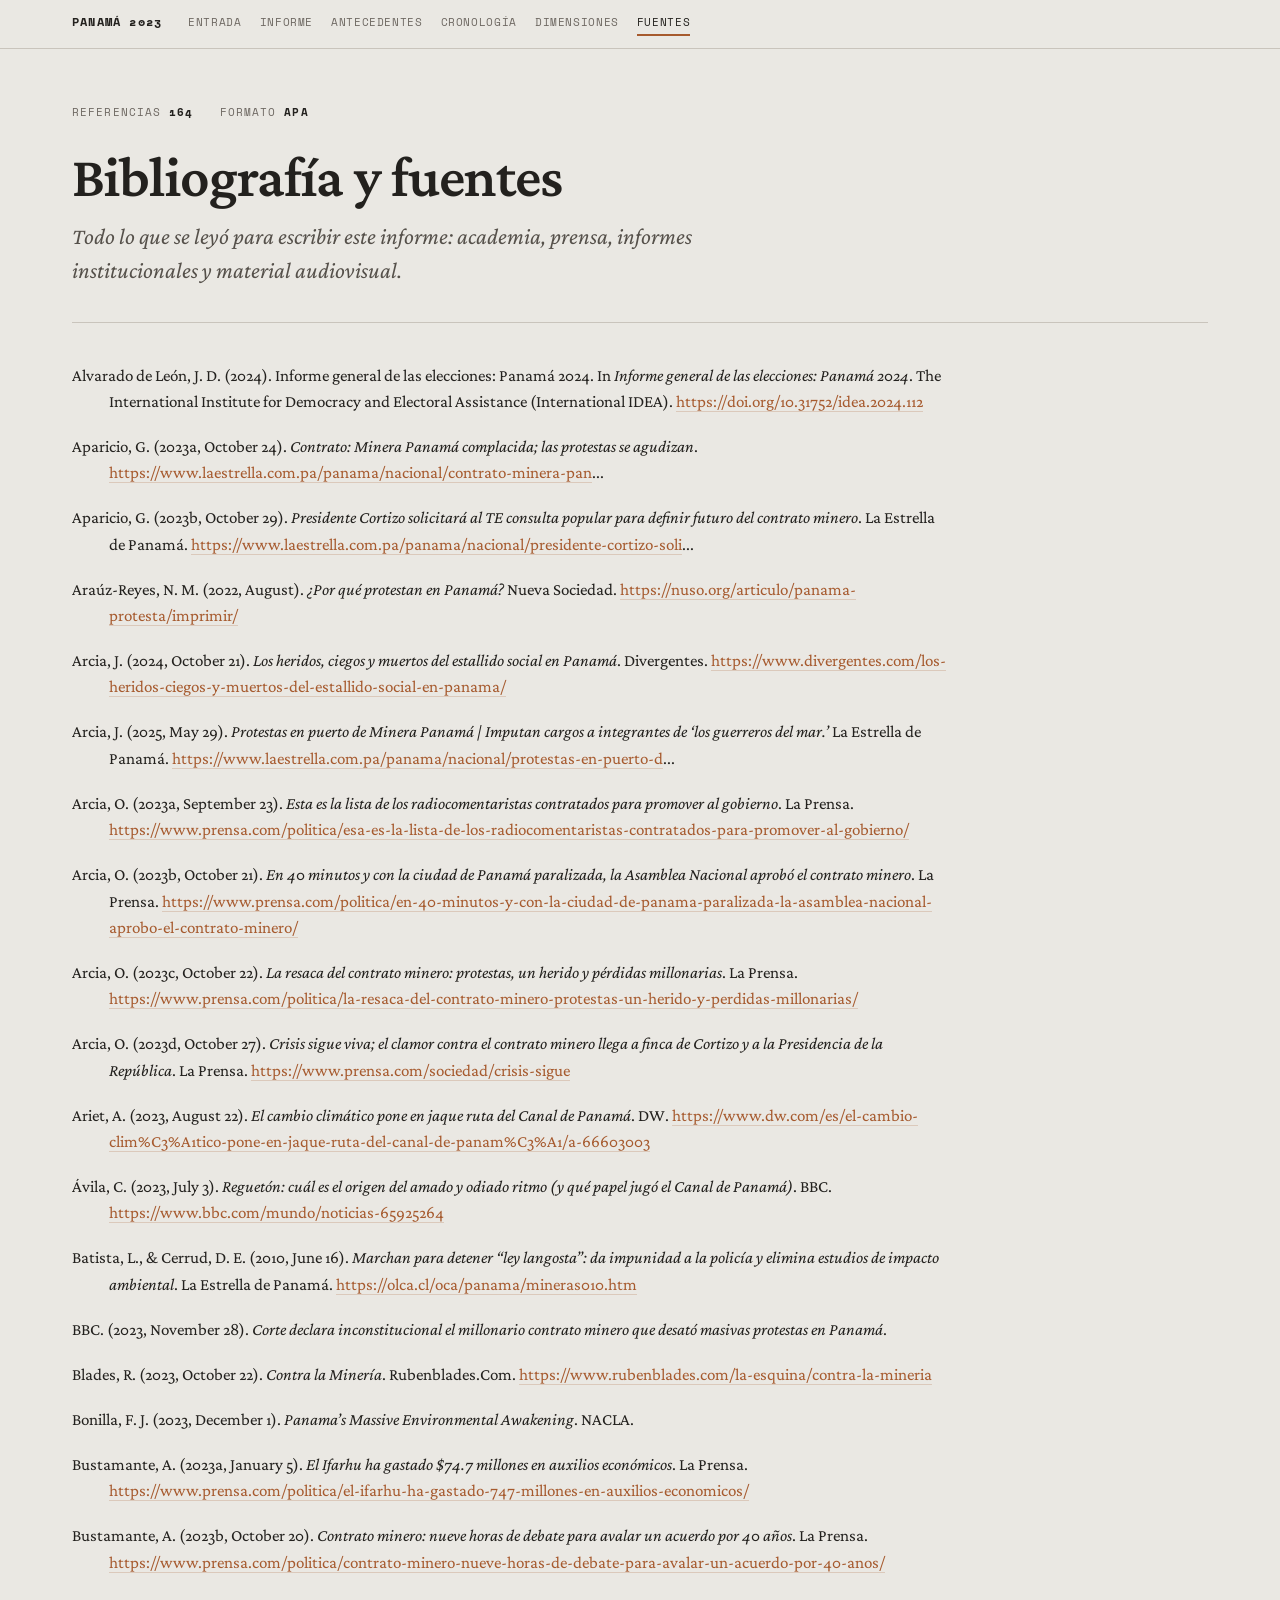
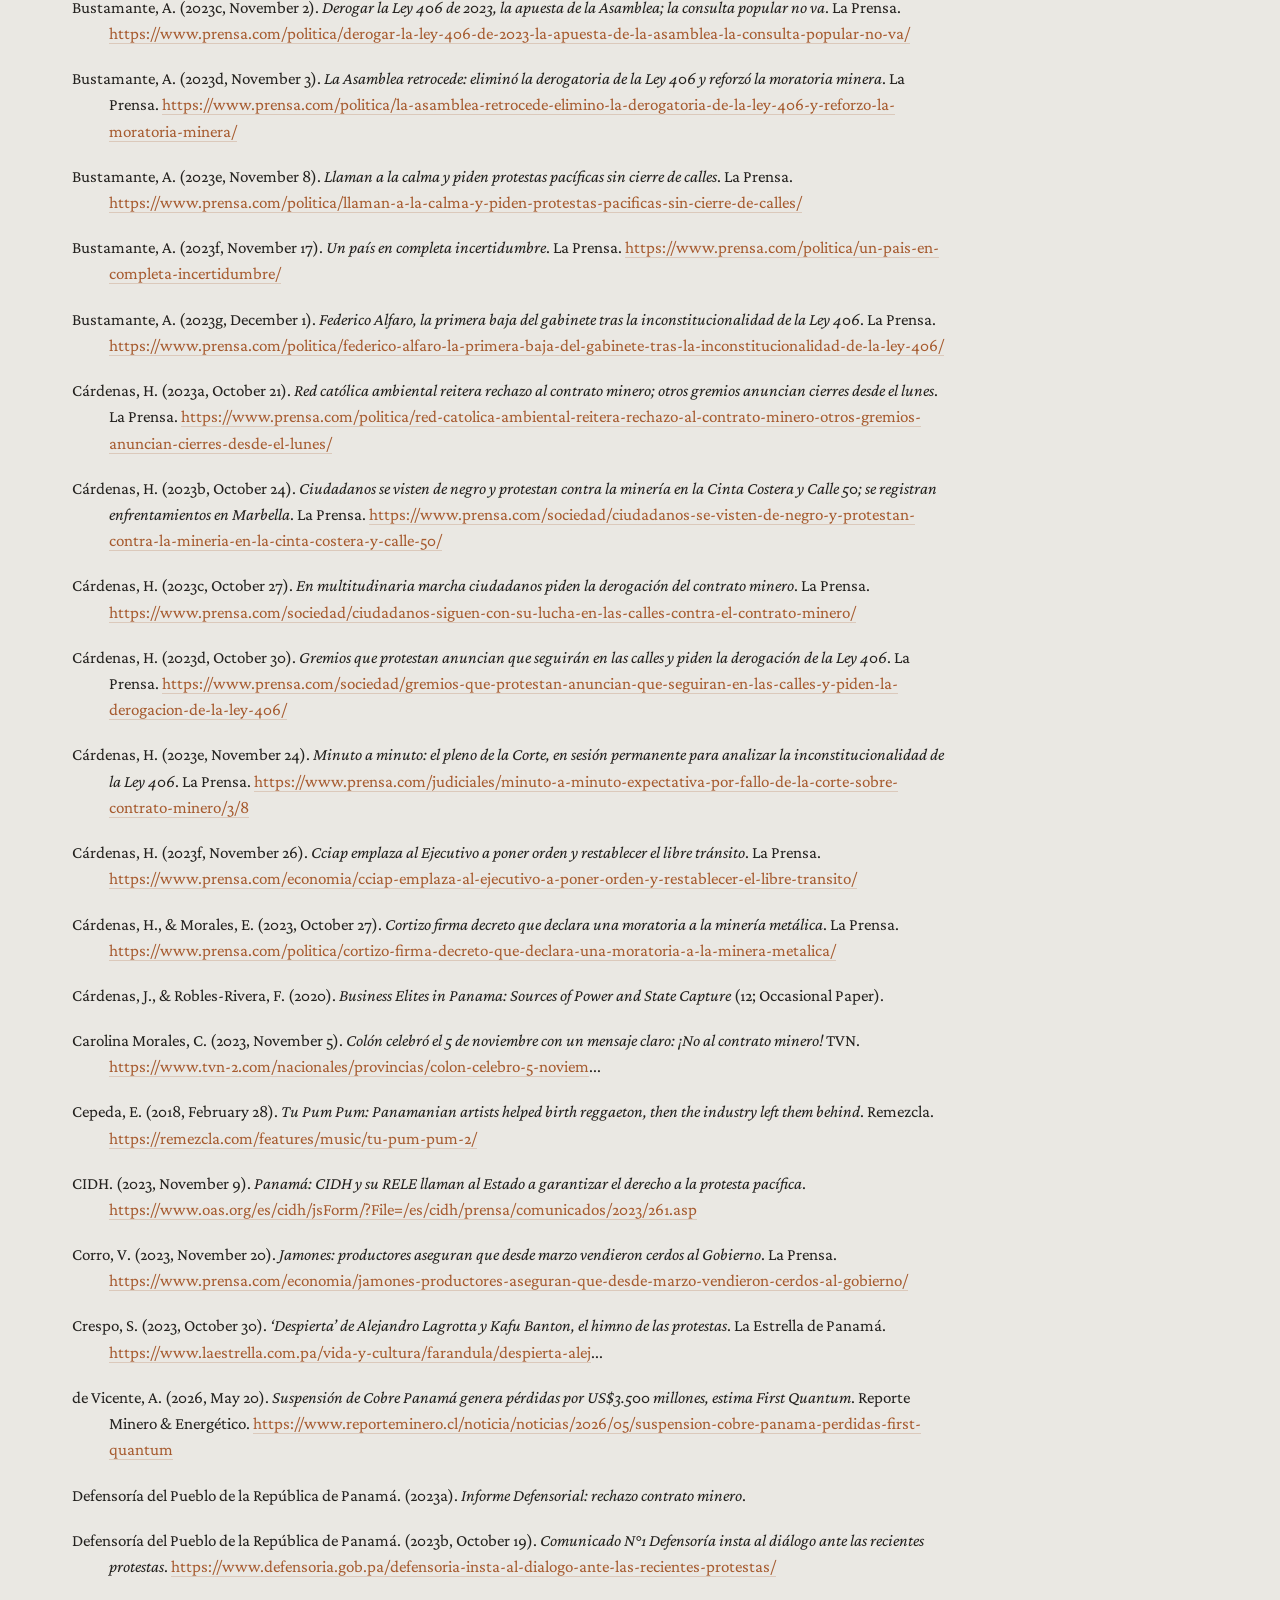
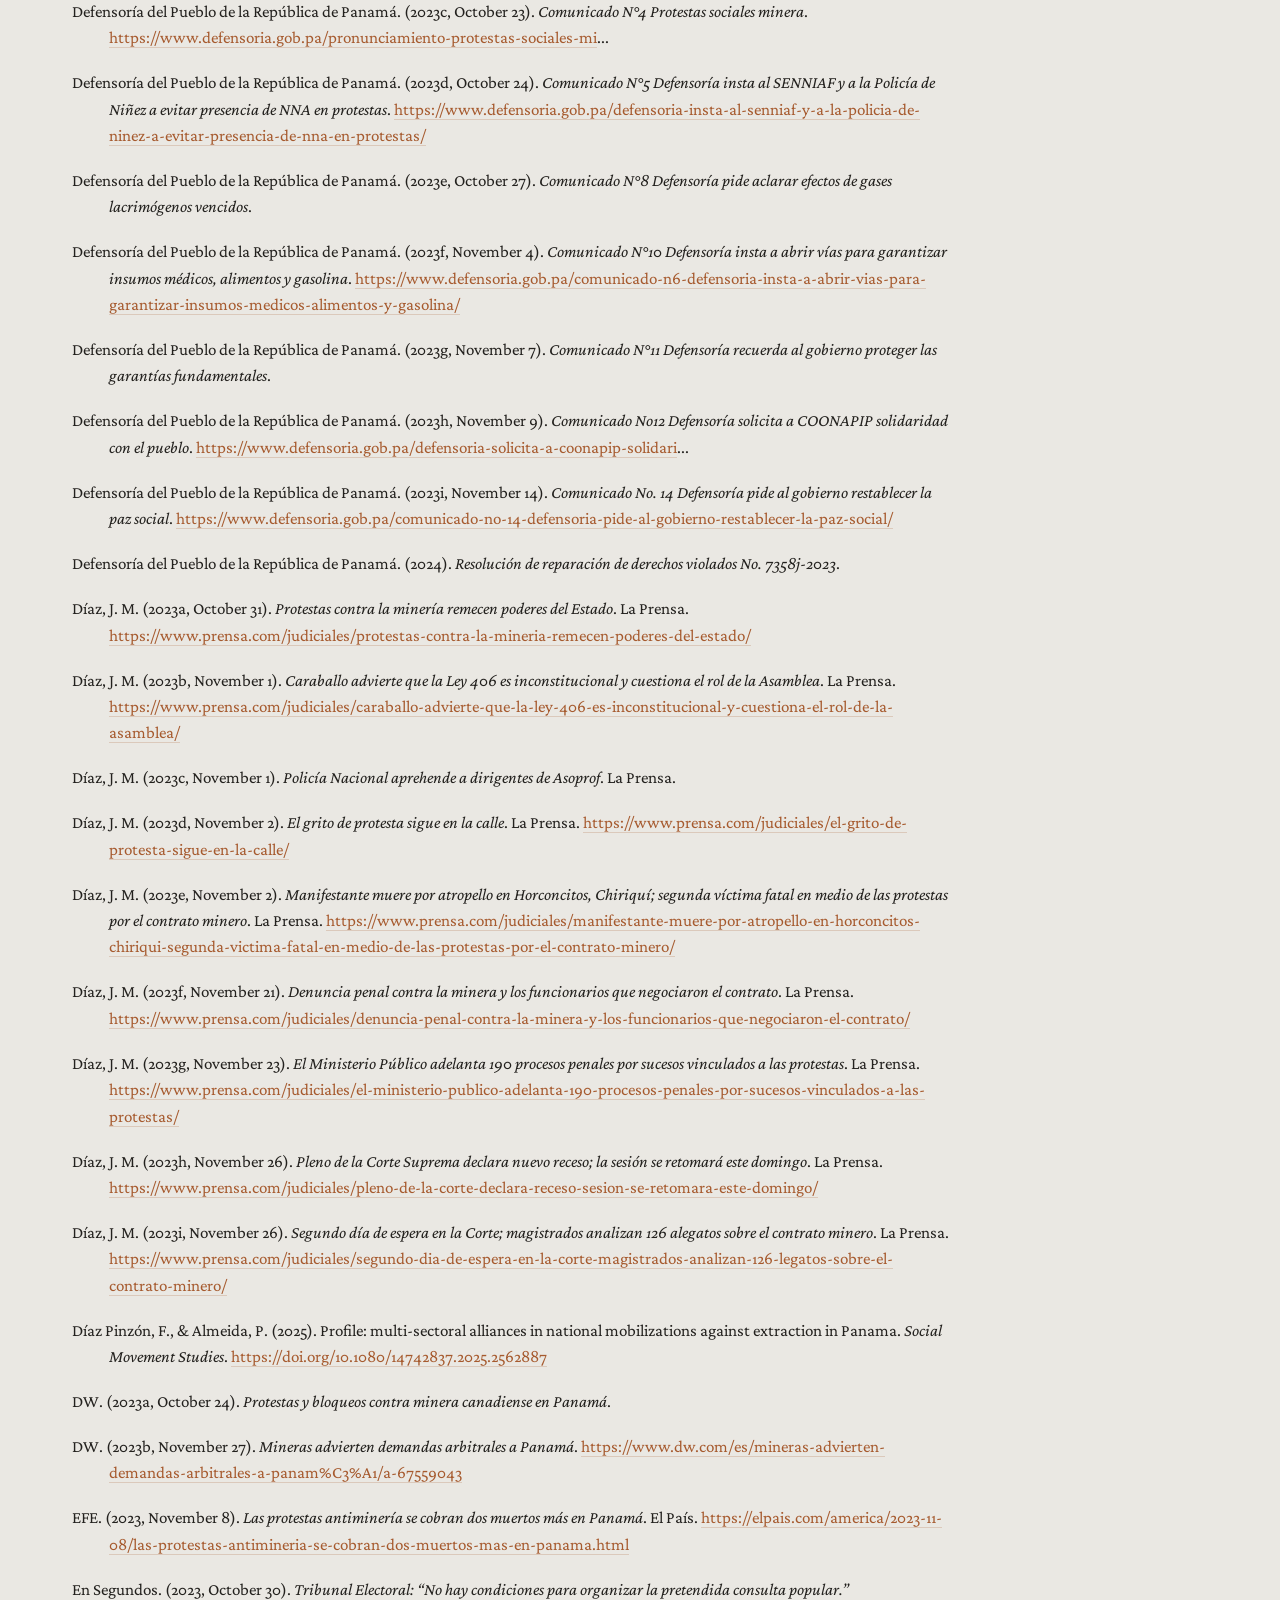
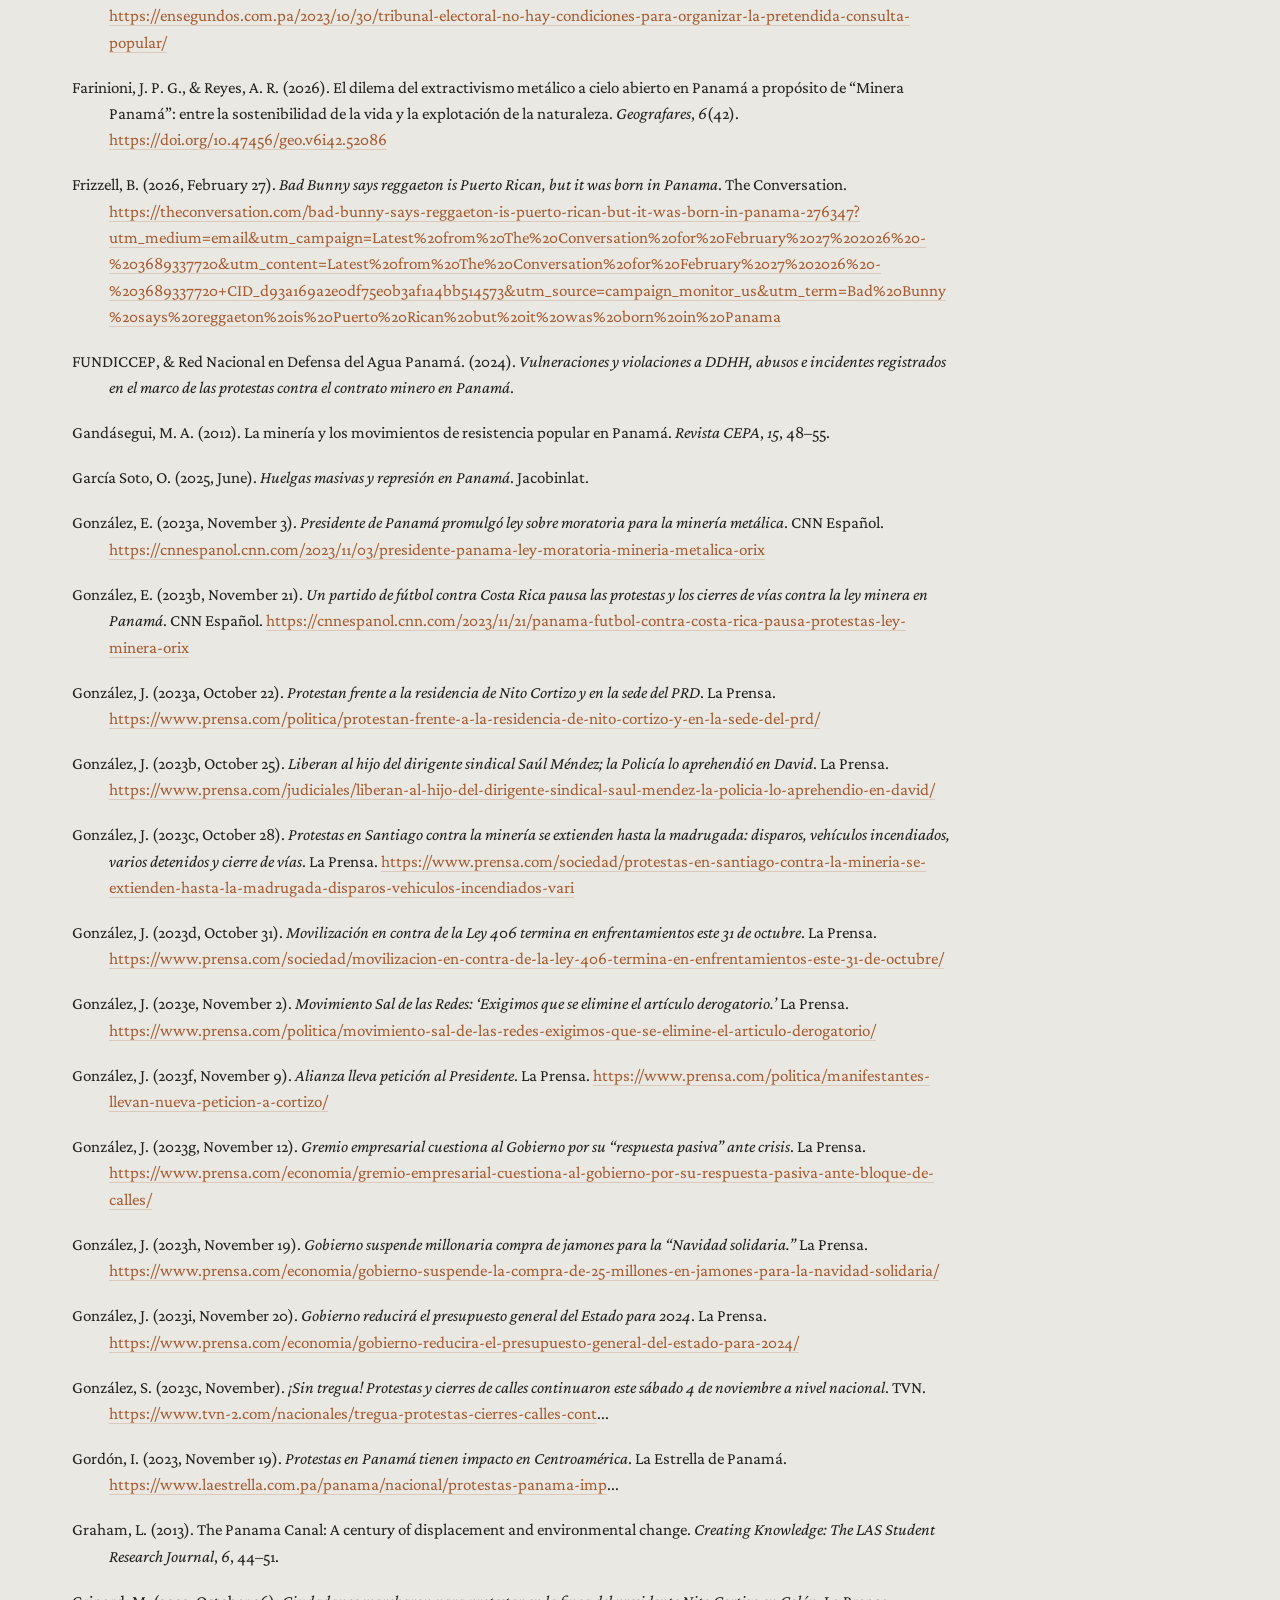
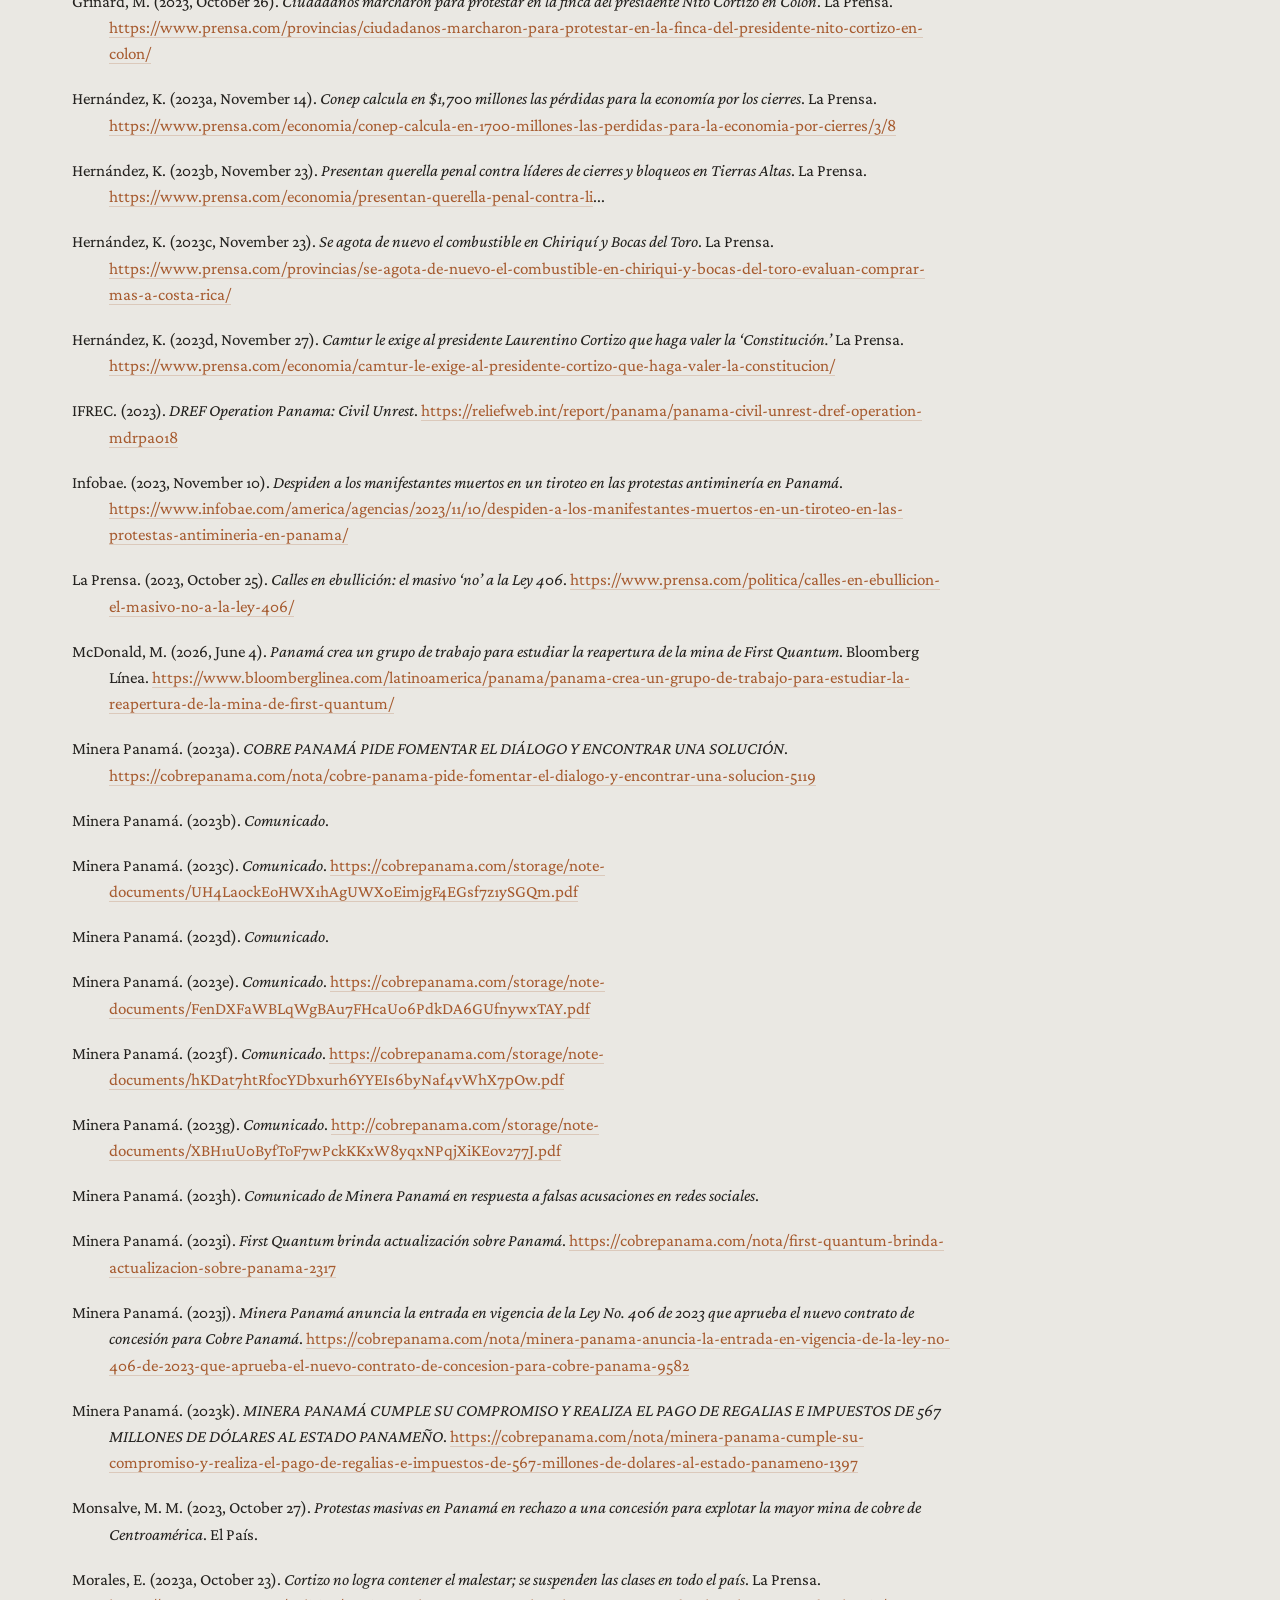
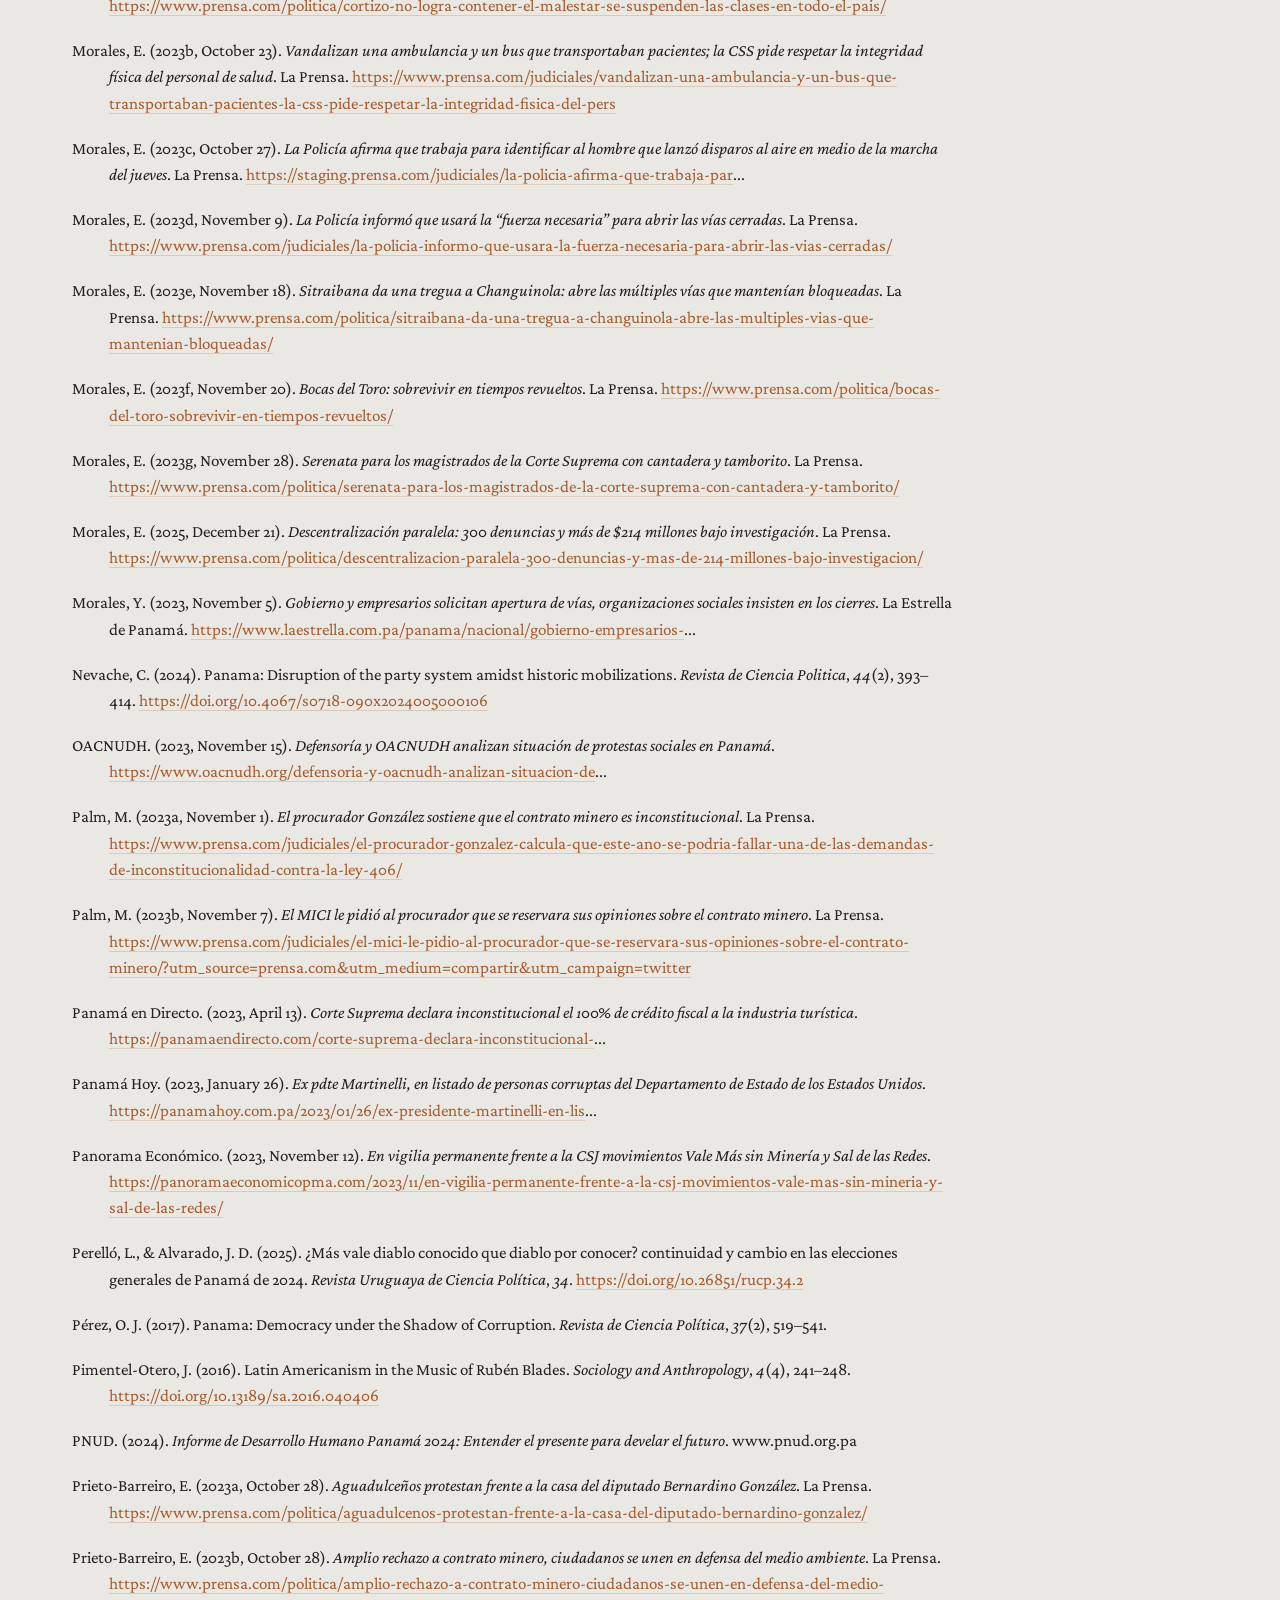
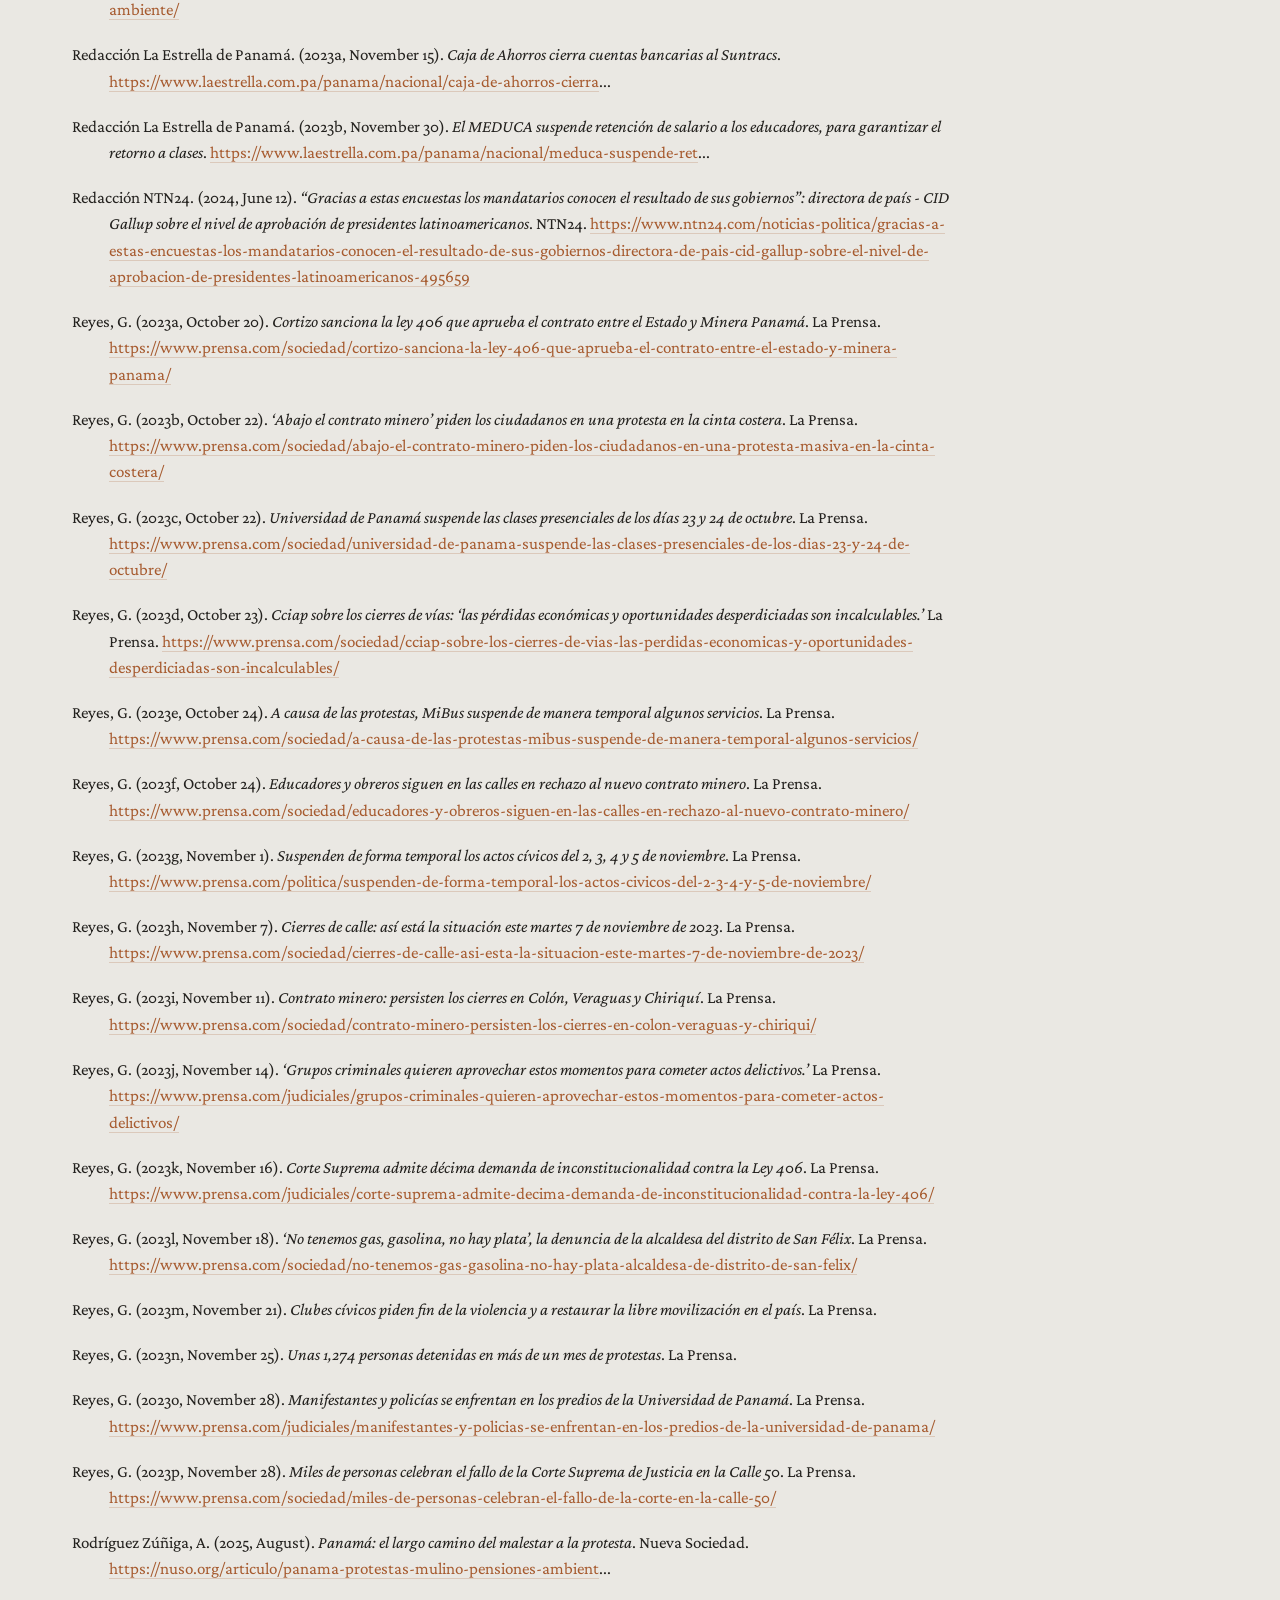
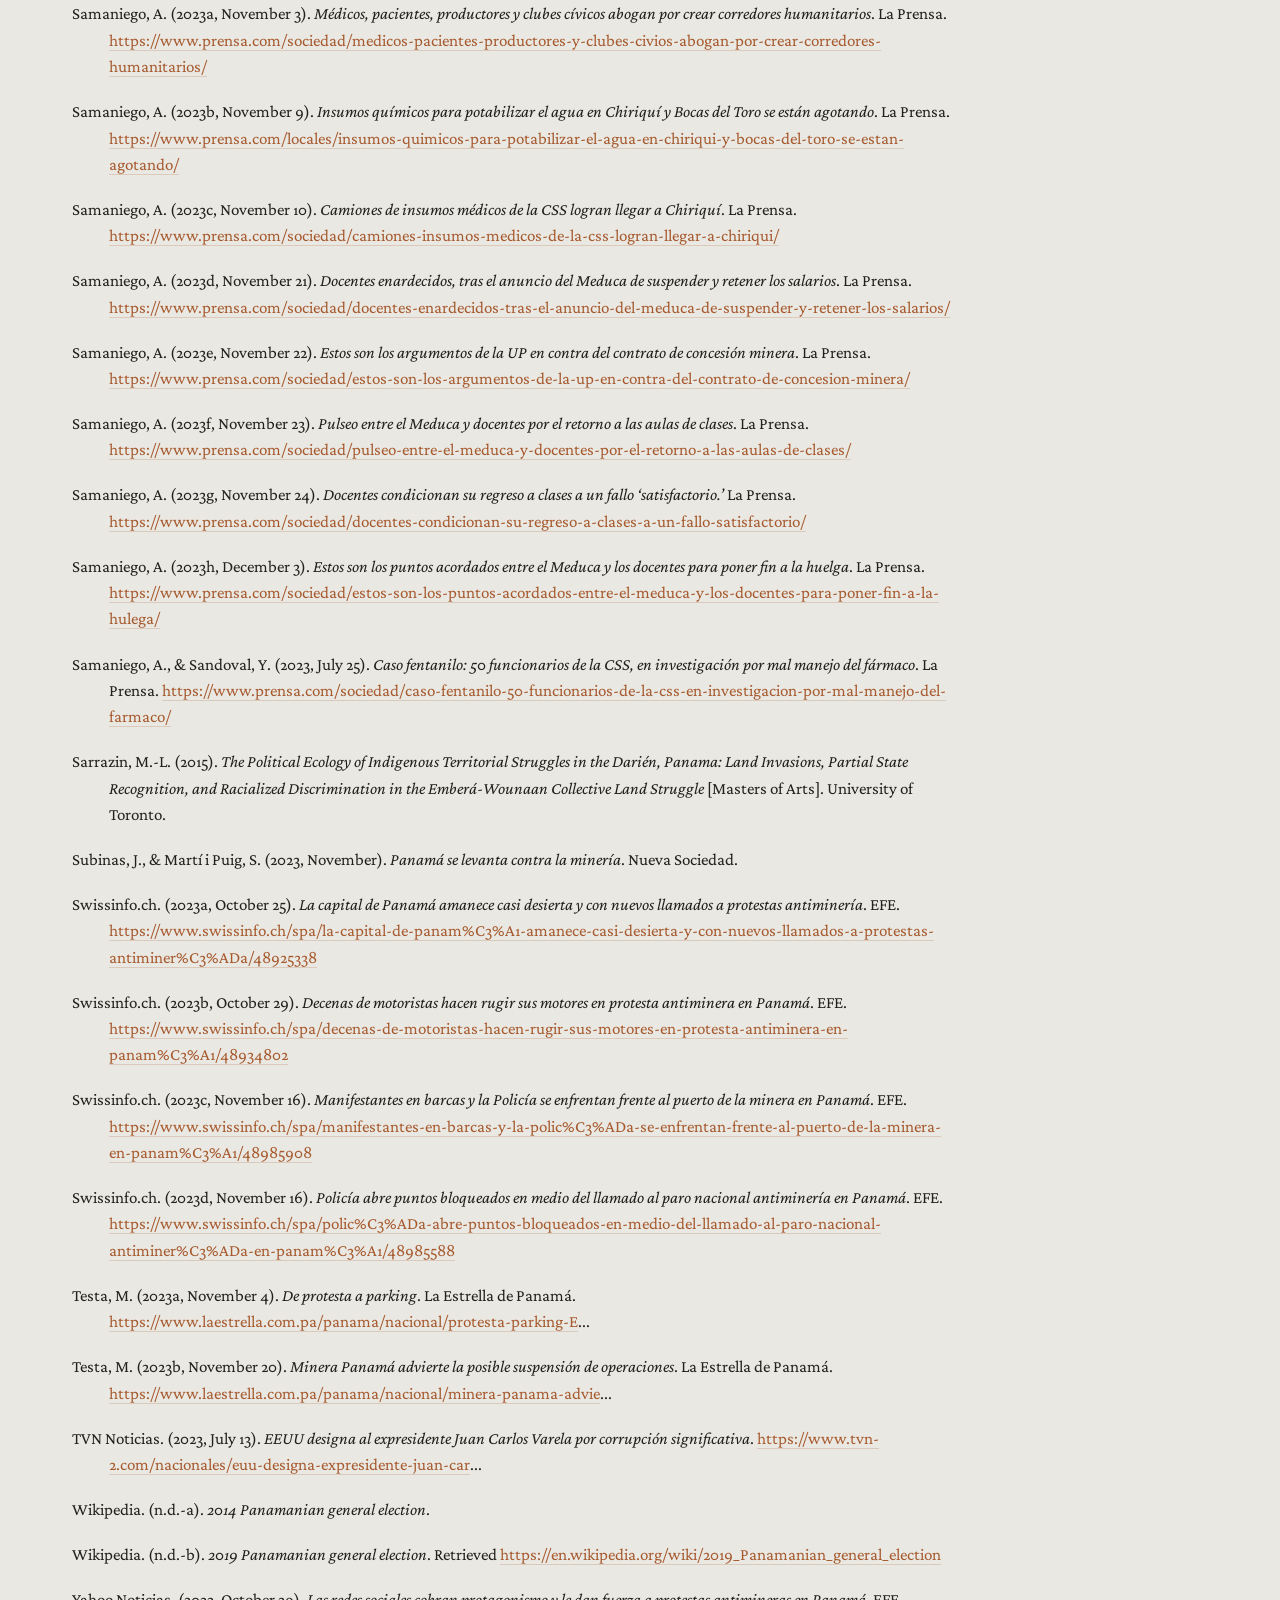
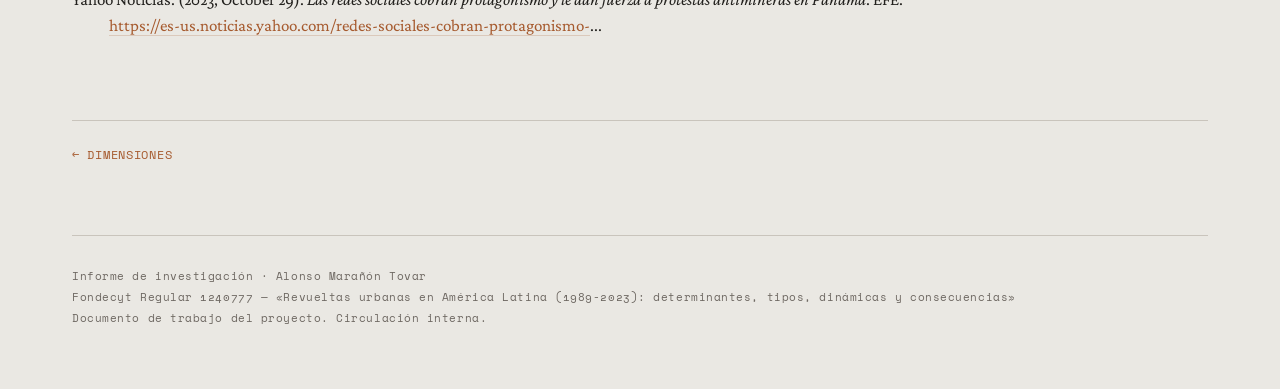
<file: fuentes.html>
<!doctype html>
<html lang="es">
<head>
  <meta charset="utf-8">
  <meta name="viewport" content="width=device-width, initial-scale=1">
  <title>Bibliografía y fuentes · Panamá 2023</title>
  <meta name="description" content="Referencias en formato APA utilizadas en el informe sobre la revuelta urbana de Panamá 2023.">
  <meta name="robots" content="noindex, nofollow">
  <meta property="og:title" content="Bibliografía y fuentes · Panamá 2023">
  <meta property="og:description" content="Referencias en formato APA utilizadas en el informe sobre la revuelta urbana de Panamá 2023.">
  <meta property="og:type" content="article">
  <meta property="og:url" content="https://alonsomaranon-ai.github.io/panama-2023/fuentes.html">
  <meta property="og:locale" content="es_ES">
  <meta property="og:image" content="https://alonsomaranon-ai.github.io/panama-2023/imagenes/tarjeta.png">
  <meta property="og:image:width" content="1200">
  <meta property="og:image:height" content="630">
  <meta name="twitter:card" content="summary_large_image">
  <meta name="twitter:image" content="https://alonsomaranon-ai.github.io/panama-2023/imagenes/tarjeta.png">
  <link rel="preconnect" href="https://fonts.googleapis.com">
  <link rel="preconnect" href="https://fonts.gstatic.com" crossorigin>
  <link href="https://fonts.googleapis.com/css2?family=Crimson+Pro:ital,wght@0,400;0,600;1,400;1,600&family=Space+Mono:wght@400;700&display=swap" rel="stylesheet">
  <link rel="stylesheet" href="estilos.css">
</head>
<body>

  <header class="barra">
    <div class="barra-interna">
      <a class="marca" href="index.html">Panamá 2023</a>
      <nav>
        <a href="index.html">Entrada</a>
        <a href="informe.html">Informe</a>
        <a href="antecedentes.html">Antecedentes</a>
        <a href="cronologia.html">Cronología</a>
        <a href="dimensiones.html">Dimensiones</a>
        <a href="fuentes.html" aria-current="page">Fuentes</a>
        </nav>
    </div>
  </header>

  <div class="envoltorio">

    <div class="encabezado">
      <div class="ficha"><span>Referencias <b>164</b></span><span>Formato <b>APA</b></span></div>
      <h1>Bibliografía y fuentes</h1>
      <p class="bajada">Todo lo que se leyó para escribir este informe: academia, prensa, informes institucionales y material audiovisual.</p>
    </div>

    <div class="bibliografia">
      <p>Alvarado de León, J. D. (2024). Informe general de las elecciones: Panamá 2024. In <em>Informe general de las elecciones: Panamá 2024</em>. The International Institute for Democracy and Electoral Assistance (International IDEA). <a href="https://doi.org/10.31752/idea.2024.112" rel="noopener" target="_blank">https://doi.org/10.31752/idea.2024.112</a></p>
      <p>Aparicio, G. (2023a, October 24). <em>Contrato: Minera Panamá complacida; las protestas se agudizan</em>. <a href="https://www.laestrella.com.pa/panama/nacional/contrato-minera-pan" rel="noopener" target="_blank">https://www.laestrella.com.pa/panama/nacional/contrato-minera-pan</a>...</p>
      <p>Aparicio, G. (2023b, October 29). <em>Presidente </em><em>Cortizo</em><em> solicitará al TE consulta popular para definir futuro del contrato minero</em>. La Estrella de Panamá. <a href="https://www.laestrella.com.pa/panama/nacional/presidente-cortizo-soli" rel="noopener" target="_blank">https://www.laestrella.com.pa/panama/nacional/presidente-cortizo-soli</a>...</p>
      <p>Araúz-Reyes, N. M. (2022, August). <em>¿Por qué protestan en Panamá?</em> Nueva Sociedad. <a href="https://nuso.org/articulo/panama-protesta/imprimir/" rel="noopener" target="_blank">https://nuso.org/articulo/panama-protesta/imprimir/</a></p>
      <p>Arcia, J. (2024, October 21). <em>Los heridos, ciegos y muertos del estallido social en Panamá</em>. Divergentes. <a href="https://www.divergentes.com/los-heridos-ciegos-y-muertos-del-estallido-social-en-panama/" rel="noopener" target="_blank">https://www.divergentes.com/los-heridos-ciegos-y-muertos-del-estallido-social-en-panama/</a></p>
      <p>Arcia, J. (2025, May 29). <em>Protestas en puerto de Minera Panamá | Imputan cargos a integrantes de ‘los guerreros del mar.’</em> La Estrella de Panamá. <a href="https://www.laestrella.com.pa/panama/nacional/protestas-en-puerto-d" rel="noopener" target="_blank">https://www.laestrella.com.pa/panama/nacional/protestas-en-puerto-d</a>...</p>
      <p>Arcia, O. (2023a, September 23). <em>Esta es la lista de los </em><em>radiocomentaristas</em><em> contratados para promover al gobierno</em>. La Prensa. <a href="https://www.prensa.com/politica/esa-es-la-lista-de-los-radiocomentaristas-contratados-para-promover-al-gobierno/" rel="noopener" target="_blank">https://www.prensa.com/politica/esa-es-la-lista-de-los-radiocomentaristas-contratados-para-promover-al-gobierno/</a></p>
      <p>Arcia, O. (2023b, October 21). <em>En 40 minutos y con la ciudad de Panamá paralizada, la Asamblea Nacional aprobó el contrato minero</em>. La Prensa. <a href="https://www.prensa.com/politica/en-40-minutos-y-con-la-ciudad-de-panama-paralizada-la-asamblea-nacional-aprobo-el-contrato-minero/" rel="noopener" target="_blank">https://www.prensa.com/politica/en-40-minutos-y-con-la-ciudad-de-panama-paralizada-la-asamblea-nacional-aprobo-el-contrato-minero/</a></p>
      <p>Arcia, O. (2023c, October 22). <em>La resaca del contrato minero: protestas, un herido y pérdidas millonarias</em>. La Prensa. <a href="https://www.prensa.com/politica/la-resaca-del-contrato-minero-protestas-un-herido-y-perdidas-millonarias/" rel="noopener" target="_blank">https://www.prensa.com/politica/la-resaca-del-contrato-minero-protestas-un-herido-y-perdidas-millonarias/</a></p>
      <p>Arcia, O. (2023d, October 27). <em>Crisis sigue viva; el clamor contra el contrato minero llega a finca de </em><em>Cortizo</em><em> y a la Presidencia de la República</em>. La Prensa. <a href="https://www.prensa.com/sociedad/crisis-sigue" rel="noopener" target="_blank">https://www.prensa.com/sociedad/crisis-sigue</a></p>
      <p>Ariet, A. (2023, August 22). <em>El cambio climático pone en jaque ruta del Canal de Panamá</em>. DW. <a href="https://www.dw.com/es/el-cambio-clim%C3%A1tico-pone-en-jaque-ruta-del-canal-de-panam%C3%A1/a-66603003" rel="noopener" target="_blank">https://www.dw.com/es/el-cambio-clim%C3%A1tico-pone-en-jaque-ruta-del-canal-de-panam%C3%A1/a-66603003</a></p>
      <p>Ávila, C. (2023, July 3). <em>Reguetón: cuál es el origen del amado y odiado ritmo (y qué papel jugó el Canal de Panamá)</em>. BBC. <a href="https://www.bbc.com/mundo/noticias-65925264" rel="noopener" target="_blank">https://www.bbc.com/mundo/noticias-65925264</a></p>
      <p>Batista, L., &amp; Cerrud, D. E. (2010, June 16). <em>Marchan para detener “ley langosta”: da impunidad a la policía y elimina estudios de impacto ambiental</em>. La Estrella de Panamá. <a href="https://olca.cl/oca/panama/mineras010.htm" rel="noopener" target="_blank">https://olca.cl/oca/panama/mineras010.htm</a></p>
      <p>BBC. (2023, November 28). <em>Corte declara inconstitucional el millonario contrato minero que desató masivas protestas en Panamá</em>.</p>
      <p>Blades, R. (2023, October 22). <em>Contra la Minería</em>. Rubenblades.Com. <a href="https://www.rubenblades.com/la-esquina/contra-la-mineria" rel="noopener" target="_blank">https://www.rubenblades.com/la-esquina/contra-la-mineria</a></p>
      <p>Bonilla, F. J. (2023, December 1). <em>Panama’s Massive Environmental Awakening</em>. NACLA.</p>
      <p>Bustamante, A. (2023a, January 5). <em>El </em><em>Ifarhu</em><em> ha gastado $74.7 millones en auxilios económicos</em>. La Prensa. <a href="https://www.prensa.com/politica/el-ifarhu-ha-gastado-747-millones-en-auxilios-economicos/" rel="noopener" target="_blank">https://www.prensa.com/politica/el-ifarhu-ha-gastado-747-millones-en-auxilios-economicos/</a></p>
      <p>Bustamante, A. (2023b, October 20). <em>Contrato minero: nueve horas de debate para avalar un acuerdo por 40 años</em>. La Prensa. <a href="https://www.prensa.com/politica/contrato-minero-nueve-horas-de-debate-para-avalar-un-acuerdo-por-40-anos/" rel="noopener" target="_blank">https://www.prensa.com/politica/contrato-minero-nueve-horas-de-debate-para-avalar-un-acuerdo-por-40-anos/</a></p>
      <p>Bustamante, A. (2023c, November 2). <em>Derogar la Ley 406 de 2023, la apuesta de la Asamblea; la consulta popular no va</em>. La Prensa. <a href="https://www.prensa.com/politica/derogar-la-ley-406-de-2023-la-apuesta-de-la-asamblea-la-consulta-popular-no-va/" rel="noopener" target="_blank">https://www.prensa.com/politica/derogar-la-ley-406-de-2023-la-apuesta-de-la-asamblea-la-consulta-popular-no-va/</a></p>
      <p>Bustamante, A. (2023d, November 3). <em>La Asamblea retrocede: eliminó la derogatoria de la Ley 406 y reforzó la moratoria minera</em>. La Prensa. <a href="https://www.prensa.com/politica/la-asamblea-retrocede-elimino-la-derogatoria-de-la-ley-406-y-reforzo-la-moratoria-minera/" rel="noopener" target="_blank">https://www.prensa.com/politica/la-asamblea-retrocede-elimino-la-derogatoria-de-la-ley-406-y-reforzo-la-moratoria-minera/</a></p>
      <p>Bustamante, A. (2023e, November 8). <em>Llaman a la calma y piden protestas pacíficas sin cierre de calles</em>. La Prensa. <a href="https://www.prensa.com/politica/llaman-a-la-calma-y-piden-protestas-pacificas-sin-cierre-de-calles/" rel="noopener" target="_blank">https://www.prensa.com/politica/llaman-a-la-calma-y-piden-protestas-pacificas-sin-cierre-de-calles/</a></p>
      <p>Bustamante, A. (2023f, November 17). <em>Un país en completa incertidumbre</em>. La Prensa. <a href="https://www.prensa.com/politica/un-pais-en-completa-incertidumbre/" rel="noopener" target="_blank">https://www.prensa.com/politica/un-pais-en-completa-incertidumbre/</a></p>
      <p>Bustamante, A. (2023g, December 1). <em>Federico Alfaro, la primera baja del gabinete tras la inconstitucionalidad de la Ley 406</em>. La Prensa. <a href="https://www.prensa.com/politica/federico-alfaro-la-primera-baja-del-gabinete-tras-la-inconstitucionalidad-de-la-ley-406/" rel="noopener" target="_blank">https://www.prensa.com/politica/federico-alfaro-la-primera-baja-del-gabinete-tras-la-inconstitucionalidad-de-la-ley-406/</a></p>
      <p>Cárdenas, H. (2023a, October 21). <em>Red católica ambiental reitera rechazo al contrato minero; otros gremios anuncian cierres desde el lunes</em>. La Prensa. <a href="https://www.prensa.com/politica/red-catolica-ambiental-reitera-rechazo-al-contrato-minero-otros-gremios-anuncian-cierres-desde-el-lunes/" rel="noopener" target="_blank">https://www.prensa.com/politica/red-catolica-ambiental-reitera-rechazo-al-contrato-minero-otros-gremios-anuncian-cierres-desde-el-lunes/</a></p>
      <p>Cárdenas, H. (2023b, October 24). <em>Ciudadanos se visten de negro y protestan contra la minería en la Cinta Costera y Calle 50; se registran enfrentamientos en Marbella</em>. La Prensa. <a href="https://www.prensa.com/sociedad/ciudadanos-se-visten-de-negro-y-protestan-contra-la-mineria-en-la-cinta-costera-y-calle-50/" rel="noopener" target="_blank">https://www.prensa.com/sociedad/ciudadanos-se-visten-de-negro-y-protestan-contra-la-mineria-en-la-cinta-costera-y-calle-50/</a></p>
      <p>Cárdenas, H. (2023c, October 27). <em>En multitudinaria marcha ciudadanos piden la derogación del contrato minero</em>. La Prensa. <a href="https://www.prensa.com/sociedad/ciudadanos-siguen-con-su-lucha-en-las-calles-contra-el-contrato-minero/" rel="noopener" target="_blank">https://www.prensa.com/sociedad/ciudadanos-siguen-con-su-lucha-en-las-calles-contra-el-contrato-minero/</a></p>
      <p>Cárdenas, H. (2023d, October 30). <em>Gremios que protestan anuncian que seguirán en las calles y piden la derogación de la Ley 406</em>. La Prensa. <a href="https://www.prensa.com/sociedad/gremios-que-protestan-anuncian-que-seguiran-en-las-calles-y-piden-la-derogacion-de-la-ley-406/" rel="noopener" target="_blank">https://www.prensa.com/sociedad/gremios-que-protestan-anuncian-que-seguiran-en-las-calles-y-piden-la-derogacion-de-la-ley-406/</a></p>
      <p>Cárdenas, H. (2023e, November 24). <em>Minuto a minuto: el pleno de la Corte, en sesión permanente para analizar la inconstitucionalidad de la Ley 406</em>. La Prensa. <a href="https://www.prensa.com/judiciales/minuto-a-minuto-expectativa-por-fallo-de-la-corte-sobre-contrato-minero/3/8" rel="noopener" target="_blank">https://www.prensa.com/judiciales/minuto-a-minuto-expectativa-por-fallo-de-la-corte-sobre-contrato-minero/3/8</a></p>
      <p>Cárdenas, H. (2023f, November 26). <em>Cciap</em><em> emplaza al Ejecutivo a poner orden y restablecer el libre tránsito</em>. La Prensa. <a href="https://www.prensa.com/economia/cciap-emplaza-al-ejecutivo-a-poner-orden-y-restablecer-el-libre-transito/" rel="noopener" target="_blank">https://www.prensa.com/economia/cciap-emplaza-al-ejecutivo-a-poner-orden-y-restablecer-el-libre-transito/</a></p>
      <p>Cárdenas, H., &amp; Morales, E. (2023, October 27). <em>Cortizo</em><em> firma decreto que declara una moratoria a la minería metálica</em>. La Prensa. <a href="https://www.prensa.com/politica/cortizo-firma-decreto-que-declara-una-moratoria-a-la-minera-metalica/" rel="noopener" target="_blank">https://www.prensa.com/politica/cortizo-firma-decreto-que-declara-una-moratoria-a-la-minera-metalica/</a></p>
      <p>Cárdenas, J., &amp; Robles-Rivera, F. (2020). <em>Business Elites in Panama: Sources of Power and State Capture</em> (12; Occasional Paper).</p>
      <p>Carolina Morales, C. (2023, November 5). <em>Colón celebró el 5 de noviembre con un mensaje claro: ¡No al contrato minero!</em> TVN. <a href="https://www.tvn-2.com/nacionales/provincias/colon-celebro-5-noviem" rel="noopener" target="_blank">https://www.tvn-2.com/nacionales/provincias/colon-celebro-5-noviem</a>...</p>
      <p>Cepeda, E. (2018, February 28). <em>Tu Pum </em><em>Pum</em><em>: Panamanian artists helped birth reggaeton, then the industry left them behind</em>. Remezcla. <a href="https://remezcla.com/features/music/tu-pum-pum-2/" rel="noopener" target="_blank">https://remezcla.com/features/music/tu-pum-pum-2/</a></p>
      <p>CIDH. (2023, November 9). <em>Panamá: CIDH y su RELE llaman al Estado a garantizar el derecho a la protesta pacífica</em>. <a href="https://www.oas.org/es/cidh/jsForm/?File=/es/cidh/prensa/comunicados/2023/261.asp" rel="noopener" target="_blank">https://www.oas.org/es/cidh/jsForm/?File=/es/cidh/prensa/comunicados/2023/261.asp</a></p>
      <p>Corro, V. (2023, November 20). <em>Jamones: productores aseguran que desde marzo vendieron cerdos al Gobierno</em>. La Prensa. <a href="https://www.prensa.com/economia/jamones-productores-aseguran-que-desde-marzo-vendieron-cerdos-al-gobierno/" rel="noopener" target="_blank">https://www.prensa.com/economia/jamones-productores-aseguran-que-desde-marzo-vendieron-cerdos-al-gobierno/</a></p>
      <p>Crespo, S. (2023, October 30). <em>‘Despierta’ de Alejandro Lagrotta y </em><em>Kafu</em><em> Banton, el himno de las protestas</em>. La Estrella de Panamá. <a href="https://www.laestrella.com.pa/vida-y-cultura/farandula/despierta-alej" rel="noopener" target="_blank">https://www.laestrella.com.pa/vida-y-cultura/farandula/despierta-alej</a>...</p>
      <p>de Vicente, A. (2026, May 20). <em>Suspensión de Cobre Panamá genera pérdidas por US$3.500 millones, estima First Quantum</em>. Reporte Minero &amp; Energético. <a href="https://www.reporteminero.cl/noticia/noticias/2026/05/suspension-cobre-panama-perdidas-first-quantum" rel="noopener" target="_blank">https://www.reporteminero.cl/noticia/noticias/2026/05/suspension-cobre-panama-perdidas-first-quantum</a></p>
      <p>Defensoría del Pueblo de la República de Panamá. (2023a). <em>Informe Defensorial: rechazo contrato minero</em>.</p>
      <p>Defensoría del Pueblo de la República de Panamá. (2023b, October 19). <em>Comunicado N°1 Defensoría insta al diálogo ante las recientes protestas</em>. <a href="https://www.defensoria.gob.pa/defensoria-insta-al-dialogo-ante-las-recientes-protestas/" rel="noopener" target="_blank">https://www.defensoria.gob.pa/defensoria-insta-al-dialogo-ante-las-recientes-protestas/</a></p>
      <p>Defensoría del Pueblo de la República de Panamá. (2023c, October 23). <em>Comunicado N°4 Protestas sociales minera</em>. <a href="https://www.defensoria.gob.pa/pronunciamiento-protestas-sociales-mi" rel="noopener" target="_blank">https://www.defensoria.gob.pa/pronunciamiento-protestas-sociales-mi</a>...</p>
      <p>Defensoría del Pueblo de la República de Panamá. (2023d, October 24). <em>Comunicado N°5 Defensoría insta al SENNIAF y a la Policía de Niñez a evitar presencia de NNA en protestas</em>. <a href="https://www.defensoria.gob.pa/defensoria-insta-al-senniaf-y-a-la-policia-de-ninez-a-evitar-presencia-de-nna-en-protestas/" rel="noopener" target="_blank">https://www.defensoria.gob.pa/defensoria-insta-al-senniaf-y-a-la-policia-de-ninez-a-evitar-presencia-de-nna-en-protestas/</a></p>
      <p>Defensoría del Pueblo de la República de Panamá. (2023e, October 27). <em>Comunicado N°8 Defensoría pide aclarar efectos de gases lacrimógenos vencidos</em>.</p>
      <p>Defensoría del Pueblo de la República de Panamá. (2023f, November 4). <em>Comunicado N°10 Defensoría insta a abrir vías para garantizar insumos médicos, alimentos y gasolina</em>. <a href="https://www.defensoria.gob.pa/comunicado-n6-defensoria-insta-a-abrir-vias-para-garantizar-insumos-medicos-alimentos-y-gasolina/" rel="noopener" target="_blank">https://www.defensoria.gob.pa/comunicado-n6-defensoria-insta-a-abrir-vias-para-garantizar-insumos-medicos-alimentos-y-gasolina/</a></p>
      <p>Defensoría del Pueblo de la República de Panamá. (2023g, November 7). <em>Comunicado N°11 Defensoría recuerda al gobierno proteger las garantías fundamentales</em>.</p>
      <p>Defensoría del Pueblo de la República de Panamá. (2023h, November 9). <em>Comunicado No12 Defensoría solicita a COONAPIP solidaridad con el pueblo</em>. <a href="https://www.defensoria.gob.pa/defensoria-solicita-a-coonapip-solidari" rel="noopener" target="_blank">https://www.defensoria.gob.pa/defensoria-solicita-a-coonapip-solidari</a>...</p>
      <p>Defensoría del Pueblo de la República de Panamá. (2023i, November 14). <em>Comunicado No. 14 Defensoría pide al gobierno restablecer la paz social</em>. <a href="https://www.defensoria.gob.pa/comunicado-no-14-defensoria-pide-al-gobierno-restablecer-la-paz-social/" rel="noopener" target="_blank">https://www.defensoria.gob.pa/comunicado-no-14-defensoria-pide-al-gobierno-restablecer-la-paz-social/</a></p>
      <p>Defensoría del Pueblo de la República de Panamá. (2024). <em>Resolución de reparación de derechos violados No. 7358j-2023</em>.</p>
      <p>Díaz, J. M. (2023a, October 31). <em>Protestas contra la minería remecen poderes del Estado</em>. La Prensa. <a href="https://www.prensa.com/judiciales/protestas-contra-la-mineria-remecen-poderes-del-estado/" rel="noopener" target="_blank">https://www.prensa.com/judiciales/protestas-contra-la-mineria-remecen-poderes-del-estado/</a></p>
      <p>Díaz, J. M. (2023b, November 1). <em>Caraballo advierte que la Ley 406 es inconstitucional y cuestiona el rol de la Asamblea</em>. La Prensa. <a href="https://www.prensa.com/judiciales/caraballo-advierte-que-la-ley-406-es-inconstitucional-y-cuestiona-el-rol-de-la-asamblea/" rel="noopener" target="_blank">https://www.prensa.com/judiciales/caraballo-advierte-que-la-ley-406-es-inconstitucional-y-cuestiona-el-rol-de-la-asamblea/</a></p>
      <p>Díaz, J. M. (2023c, November 1). <em>Policía Nacional aprehende a dirigentes de </em><em>Asoprof</em>. La Prensa.</p>
      <p>Díaz, J. M. (2023d, November 2). <em>El grito de protesta sigue en la calle</em>. La Prensa. <a href="https://www.prensa.com/judiciales/el-grito-de-protesta-sigue-en-la-calle/" rel="noopener" target="_blank">https://www.prensa.com/judiciales/el-grito-de-protesta-sigue-en-la-calle/</a></p>
      <p>Díaz, J. M. (2023e, November 2). <em>Manifestante muere por atropello en </em><em>Horconcitos</em><em>, Chiriquí; segunda víctima fatal en medio de las protestas por el contrato minero</em>. La Prensa. <a href="https://www.prensa.com/judiciales/manifestante-muere-por-atropello-en-horconcitos-chiriqui-segunda-victima-fatal-en-medio-de-las-protestas-por-el-contrato-minero/" rel="noopener" target="_blank">https://www.prensa.com/judiciales/manifestante-muere-por-atropello-en-horconcitos-chiriqui-segunda-victima-fatal-en-medio-de-las-protestas-por-el-contrato-minero/</a></p>
      <p>Díaz, J. M. (2023f, November 21). <em>Denuncia penal contra la minera y los funcionarios que negociaron el contrato</em>. La Prensa. <a href="https://www.prensa.com/judiciales/denuncia-penal-contra-la-minera-y-los-funcionarios-que-negociaron-el-contrato/" rel="noopener" target="_blank">https://www.prensa.com/judiciales/denuncia-penal-contra-la-minera-y-los-funcionarios-que-negociaron-el-contrato/</a></p>
      <p>Díaz, J. M. (2023g, November 23). <em>El Ministerio Público adelanta 190 procesos penales por sucesos vinculados a las protestas</em>. La Prensa. <a href="https://www.prensa.com/judiciales/el-ministerio-publico-adelanta-190-procesos-penales-por-sucesos-vinculados-a-las-protestas/" rel="noopener" target="_blank">https://www.prensa.com/judiciales/el-ministerio-publico-adelanta-190-procesos-penales-por-sucesos-vinculados-a-las-protestas/</a></p>
      <p>Díaz, J. M. (2023h, November 26). <em>Pleno de la Corte Suprema declara nuevo receso; la sesión se retomará este domingo</em>. La Prensa. <a href="https://www.prensa.com/judiciales/pleno-de-la-corte-declara-receso-sesion-se-retomara-este-domingo/" rel="noopener" target="_blank">https://www.prensa.com/judiciales/pleno-de-la-corte-declara-receso-sesion-se-retomara-este-domingo/</a></p>
      <p>Díaz, J. M. (2023i, November 26). <em>Segundo día de espera en la Corte; magistrados analizan 126 alegatos sobre el contrato minero</em>. La Prensa. <a href="https://www.prensa.com/judiciales/segundo-dia-de-espera-en-la-corte-magistrados-analizan-126-legatos-sobre-el-contrato-minero/" rel="noopener" target="_blank">https://www.prensa.com/judiciales/segundo-dia-de-espera-en-la-corte-magistrados-analizan-126-legatos-sobre-el-contrato-minero/</a></p>
      <p>Díaz Pinzón, F., &amp; Almeida, P. (2025). Profile: multi-sectoral alliances in national mobilizations against extraction in Panama. <em>Social </em><em>Movement</em><em> </em><em>Studies</em>. <a href="https://doi.org/10.1080/14742837.2025.2562887" rel="noopener" target="_blank">https://doi.org/10.1080/14742837.2025.2562887</a></p>
      <p>DW. (2023a, October 24). <em>Protestas y bloqueos contra minera canadiense en Panamá</em>.</p>
      <p>DW. (2023b, November 27). <em>Mineras advierten demandas arbitrales a Panamá</em>. <a href="https://www.dw.com/es/mineras-advierten-demandas-arbitrales-a-panam%C3%A1/a-67559043" rel="noopener" target="_blank">https://www.dw.com/es/mineras-advierten-demandas-arbitrales-a-panam%C3%A1/a-67559043</a></p>
      <p>EFE. (2023, November 8). <em>Las protestas </em><em>antiminería</em><em> se cobran dos muertos más en Panamá</em>. El País. <a href="https://elpais.com/america/2023-11-08/las-protestas-antimineria-se-cobran-dos-muertos-mas-en-panama.html" rel="noopener" target="_blank">https://elpais.com/america/2023-11-08/las-protestas-antimineria-se-cobran-dos-muertos-mas-en-panama.html</a></p>
      <p>En Segundos. (2023, October 30). <em>Tribunal Electoral: “No hay condiciones para organizar la pretendida consulta popular.”</em> <a href="https://ensegundos.com.pa/2023/10/30/tribunal-electoral-no-hay-condiciones-para-organizar-la-pretendida-consulta-popular/" rel="noopener" target="_blank">https://ensegundos.com.pa/2023/10/30/tribunal-electoral-no-hay-condiciones-para-organizar-la-pretendida-consulta-popular/</a></p>
      <p>Farinioni, J. P. G., &amp; Reyes, A. R. (2026). El dilema del extractivismo metálico a cielo abierto en Panamá a propósito de “Minera Panamá”: entre la sostenibilidad de la vida y la explotación de la naturaleza. <em>Geografares</em>, <em>6</em>(42). <a href="https://doi.org/10.47456/geo.v6i42.52086" rel="noopener" target="_blank">https://doi.org/10.47456/geo.v6i42.52086</a></p>
      <p>Frizzell, B. (2026, February 27). <em>Bad Bunny says reggaeton is Puerto Rican, but it was born in Panama</em>. The Conversation. <a href="https://theconversation.com/bad-bunny-says-reggaeton-is-puerto-rican-but-it-was-born-in-panama-276347?utm_medium=email&amp;utm_campaign=Latest%20from%20The%20Conversation%20for%20February%2027%202026%20-%203689337720&amp;utm_content=Latest%20from%20The%20Conversation%20for%20February%2027%202026%20-%203689337720+CID_d93a169a2e0df75e0b3af1a4bb514573&amp;utm_source=campaign_monitor_us&amp;utm_term=Bad%20Bunny%20says%20reggaeton%20is%20Puerto%20Rican%20but%20it%20was%20born%20in%20Panama" rel="noopener" target="_blank">https://theconversation.com/bad-bunny-says-reggaeton-is-puerto-rican-but-it-was-born-in-panama-276347?utm_medium=email&amp;utm_campaign=Latest%20from%20The%20Conversation%20for%20February%2027%202026%20-%203689337720&amp;utm_content=Latest%20from%20The%20Conversation%20for%20February%2027%202026%20-%203689337720+CID_d93a169a2e0df75e0b3af1a4bb514573&amp;utm_source=campaign_monitor_us&amp;utm_term=Bad%20Bunny%20says%20reggaeton%20is%20Puerto%20Rican%20but%20it%20was%20born%20in%20Panama</a></p>
      <p>FUNDICCEP, &amp; Red Nacional en Defensa del Agua Panamá. (2024). <em>Vulneraciones y violaciones a DDHH, abusos e incidentes registrados en el marco de las protestas contra el contrato minero en Panamá</em>.</p>
      <p>Gandásegui, M. A. (2012). La minería y los movimientos de resistencia popular en Panamá. <em>Revista CEPA</em>, <em>15</em>, 48–55.</p>
      <p>García Soto, O. (2025, June). <em>Huelgas masivas y represión en Panamá</em>. Jacobinlat.</p>
      <p>González, E. (2023a, November 3). <em>Presidente de Panamá promulgó ley sobre moratoria para la minería metálica</em>. CNN Español. <a href="https://cnnespanol.cnn.com/2023/11/03/presidente-panama-ley-moratoria-mineria-metalica-orix" rel="noopener" target="_blank">https://cnnespanol.cnn.com/2023/11/03/presidente-panama-ley-moratoria-mineria-metalica-orix</a></p>
      <p>González, E. (2023b, November 21). <em>Un partido de fútbol contra Costa Rica pausa las protestas y los cierres de vías contra la ley minera en Panamá</em>. CNN Español. <a href="https://cnnespanol.cnn.com/2023/11/21/panama-futbol-contra-costa-rica-pausa-protestas-ley-minera-orix" rel="noopener" target="_blank">https://cnnespanol.cnn.com/2023/11/21/panama-futbol-contra-costa-rica-pausa-protestas-ley-minera-orix</a></p>
      <p>González, J. (2023a, October 22). <em>Protestan frente a la residencia de Nito Cortizo y en la sede del PRD</em>. La Prensa. <a href="https://www.prensa.com/politica/protestan-frente-a-la-residencia-de-nito-cortizo-y-en-la-sede-del-prd/" rel="noopener" target="_blank">https://www.prensa.com/politica/protestan-frente-a-la-residencia-de-nito-cortizo-y-en-la-sede-del-prd/</a></p>
      <p>González, J. (2023b, October 25). <em>Liberan al hijo del dirigente sindical Saúl Méndez; la Policía lo aprehendió en David</em>. La Prensa. <a href="https://www.prensa.com/judiciales/liberan-al-hijo-del-dirigente-sindical-saul-mendez-la-policia-lo-aprehendio-en-david/" rel="noopener" target="_blank">https://www.prensa.com/judiciales/liberan-al-hijo-del-dirigente-sindical-saul-mendez-la-policia-lo-aprehendio-en-david/</a></p>
      <p>González, J. (2023c, October 28). <em>Protestas en Santiago contra la minería se extienden hasta la madrugada: disparos, vehículos incendiados, varios detenidos y cierre de vías</em>. La Prensa. <a href="https://www.prensa.com/sociedad/protestas-en-santiago-contra-la-mineria-se-extienden-hasta-la-madrugada-disparos-vehiculos-incendiados-vari" rel="noopener" target="_blank">https://www.prensa.com/sociedad/protestas-en-santiago-contra-la-mineria-se-extienden-hasta-la-madrugada-disparos-vehiculos-incendiados-vari</a></p>
      <p>González, J. (2023d, October 31). <em>Movilización en contra de la Ley 406 termina en enfrentamientos este 31 de octubre</em>. La Prensa. <a href="https://www.prensa.com/sociedad/movilizacion-en-contra-de-la-ley-406-termina-en-enfrentamientos-este-31-de-octubre/" rel="noopener" target="_blank">https://www.prensa.com/sociedad/movilizacion-en-contra-de-la-ley-406-termina-en-enfrentamientos-este-31-de-octubre/</a></p>
      <p>González, J. (2023e, November 2). <em>Movimiento Sal de las Redes: ‘Exigimos que se elimine el artículo derogatorio.’</em> La Prensa. <a href="https://www.prensa.com/politica/movimiento-sal-de-las-redes-exigimos-que-se-elimine-el-articulo-derogatorio/" rel="noopener" target="_blank">https://www.prensa.com/politica/movimiento-sal-de-las-redes-exigimos-que-se-elimine-el-articulo-derogatorio/</a></p>
      <p>González, J. (2023f, November 9). <em>Alianza lleva petición al Presidente</em>. La Prensa. <a href="https://www.prensa.com/politica/manifestantes-llevan-nueva-peticion-a-cortizo/" rel="noopener" target="_blank">https://www.prensa.com/politica/manifestantes-llevan-nueva-peticion-a-cortizo/</a></p>
      <p>González, J. (2023g, November 12). <em>Gremio empresarial cuestiona al Gobierno por su “respuesta pasiva” ante crisis</em>. La Prensa. <a href="https://www.prensa.com/economia/gremio-empresarial-cuestiona-al-gobierno-por-su-respuesta-pasiva-ante-bloque-de-calles/" rel="noopener" target="_blank">https://www.prensa.com/economia/gremio-empresarial-cuestiona-al-gobierno-por-su-respuesta-pasiva-ante-bloque-de-calles/</a></p>
      <p>González, J. (2023h, November 19). <em>Gobierno suspende millonaria compra de jamones para la “Navidad solidaria.”</em> La Prensa. <a href="https://www.prensa.com/economia/gobierno-suspende-la-compra-de-25-millones-en-jamones-para-la-navidad-solidaria/" rel="noopener" target="_blank">https://www.prensa.com/economia/gobierno-suspende-la-compra-de-25-millones-en-jamones-para-la-navidad-solidaria/</a></p>
      <p>González, J. (2023i, November 20). <em>Gobierno reducirá el presupuesto general del Estado para 2024</em>. La Prensa. <a href="https://www.prensa.com/economia/gobierno-reducira-el-presupuesto-general-del-estado-para-2024/" rel="noopener" target="_blank">https://www.prensa.com/economia/gobierno-reducira-el-presupuesto-general-del-estado-para-2024/</a></p>
      <p>González, S. (2023c, November). <em>¡Sin tregua! Protestas y cierres de calles continuaron este sábado 4 de noviembre a nivel nacional</em>. TVN. <a href="https://www.tvn-2.com/nacionales/tregua-protestas-cierres-calles-cont" rel="noopener" target="_blank">https://www.tvn-2.com/nacionales/tregua-protestas-cierres-calles-cont</a>...</p>
      <p>Gordón, I. (2023, November 19). <em>Protestas en Panamá tienen impacto en Centroamérica</em>. La Estrella de Panamá. <a href="https://www.laestrella.com.pa/panama/nacional/protestas-panama-imp" rel="noopener" target="_blank">https://www.laestrella.com.pa/panama/nacional/protestas-panama-imp</a>...</p>
      <p>Graham, L. (2013). The Panama Canal: A century of displacement and environmental change. <em>Creating Knowledge: The LAS Student Research Journal</em>, <em>6</em>, 44–51.</p>
      <p>Grinard, M. (2023, October 26). <em>Ciudadanos marcharon para protestar en la finca del presidente Nito Cortizo en Colón</em>. La Prensa. <a href="https://www.prensa.com/provincias/ciudadanos-marcharon-para-protestar-en-la-finca-del-presidente-nito-cortizo-en-colon/" rel="noopener" target="_blank">https://www.prensa.com/provincias/ciudadanos-marcharon-para-protestar-en-la-finca-del-presidente-nito-cortizo-en-colon/</a></p>
      <p>Hernández, K. (2023a, November 14). <em>Conep</em><em> calcula en $1,700 millones las pérdidas para la economía por los cierres</em>. La Prensa. <a href="https://www.prensa.com/economia/conep-calcula-en-1700-millones-las-perdidas-para-la-economia-por-cierres/3/8" rel="noopener" target="_blank">https://www.prensa.com/economia/conep-calcula-en-1700-millones-las-perdidas-para-la-economia-por-cierres/3/8</a></p>
      <p>Hernández, K. (2023b, November 23). <em>Presentan querella penal contra líderes de cierres y bloqueos en Tierras Altas</em>. La Prensa. <a href="https://www.prensa.com/economia/presentan-querella-penal-contra-li" rel="noopener" target="_blank">https://www.prensa.com/economia/presentan-querella-penal-contra-li</a>...</p>
      <p>Hernández, K. (2023c, November 23). <em>Se agota de nuevo el combustible en Chiriquí y Bocas del Toro</em>. La Prensa. <a href="https://www.prensa.com/provincias/se-agota-de-nuevo-el-combustible-en-chiriqui-y-bocas-del-toro-evaluan-comprar-mas-a-costa-rica/" rel="noopener" target="_blank">https://www.prensa.com/provincias/se-agota-de-nuevo-el-combustible-en-chiriqui-y-bocas-del-toro-evaluan-comprar-mas-a-costa-rica/</a></p>
      <p>Hernández, K. (2023d, November 27). <em>Camtur</em><em> le exige al presidente Laurentino Cortizo que haga valer la ‘Constitución.’</em> La Prensa. <a href="https://www.prensa.com/economia/camtur-le-exige-al-presidente-cortizo-que-haga-valer-la-constitucion/" rel="noopener" target="_blank">https://www.prensa.com/economia/camtur-le-exige-al-presidente-cortizo-que-haga-valer-la-constitucion/</a></p>
      <p>IFREC. (2023). <em>DREF Operation Panama: Civil Unrest</em>. <a href="https://reliefweb.int/report/panama/panama-civil-unrest-dref-operation-mdrpa018" rel="noopener" target="_blank">https://reliefweb.int/report/panama/panama-civil-unrest-dref-operation-mdrpa018</a></p>
      <p>Infobae. (2023, November 10). <em>Despiden a los manifestantes muertos en un tiroteo en las protestas </em><em>antiminería</em><em> en Panamá</em>. <a href="https://www.infobae.com/america/agencias/2023/11/10/despiden-a-los-manifestantes-muertos-en-un-tiroteo-en-las-protestas-antimineria-en-panama/" rel="noopener" target="_blank">https://www.infobae.com/america/agencias/2023/11/10/despiden-a-los-manifestantes-muertos-en-un-tiroteo-en-las-protestas-antimineria-en-panama/</a></p>
      <p>La Prensa. (2023, October 25). <em>Calles en ebullición: el masivo ‘no’ a la Ley 406</em>. <a href="https://www.prensa.com/politica/calles-en-ebullicion-el-masivo-no-a-la-ley-406/" rel="noopener" target="_blank">https://www.prensa.com/politica/calles-en-ebullicion-el-masivo-no-a-la-ley-406/</a></p>
      <p>McDonald, M. (2026, June 4). <em>Panamá crea un grupo de trabajo para estudiar la reapertura de la mina de First Quantum</em>. Bloomberg Línea. <a href="https://www.bloomberglinea.com/latinoamerica/panama/panama-crea-un-grupo-de-trabajo-para-estudiar-la-reapertura-de-la-mina-de-first-quantum/" rel="noopener" target="_blank">https://www.bloomberglinea.com/latinoamerica/panama/panama-crea-un-grupo-de-trabajo-para-estudiar-la-reapertura-de-la-mina-de-first-quantum/</a></p>
      <p>Minera Panamá. (2023a). <em>COBRE PANAMÁ PIDE FOMENTAR EL DIÁLOGO Y ENCONTRAR UNA SOLUCIÓN</em>. <a href="https://cobrepanama.com/nota/cobre-panama-pide-fomentar-el-dialogo-y-encontrar-una-solucion-5119" rel="noopener" target="_blank">https://cobrepanama.com/nota/cobre-panama-pide-fomentar-el-dialogo-y-encontrar-una-solucion-5119</a></p>
      <p>Minera Panamá. (2023b). <em>Comunicado</em>.</p>
      <p>Minera Panamá. (2023c). <em>Comunicado</em>. <a href="https://cobrepanama.com/storage/note-documents/UH4LaockEoHWX1hAgUWX0EimjgF4EGsf7z1ySGQm.pdf" rel="noopener" target="_blank">https://cobrepanama.com/storage/note-documents/UH4LaockEoHWX1hAgUWX0EimjgF4EGsf7z1ySGQm.pdf</a></p>
      <p>Minera Panamá. (2023d). <em>Comunicado</em>.</p>
      <p>Minera Panamá. (2023e). <em>Comunicado</em>. <a href="https://cobrepanama.com/storage/note-documents/FenDXFaWBLqWgBAu7FHcaU06PdkDA6GUfnywxTAY.pdf" rel="noopener" target="_blank">https://cobrepanama.com/storage/note-documents/FenDXFaWBLqWgBAu7FHcaU06PdkDA6GUfnywxTAY.pdf</a></p>
      <p>Minera Panamá. (2023f). <em>Comunicado</em>. <a href="https://cobrepanama.com/storage/note-documents/hKDat7htRfocYDbxurh6YYEIs6byNaf4vWhX7pOw.pdf" rel="noopener" target="_blank">https://cobrepanama.com/storage/note-documents/hKDat7htRfocYDbxurh6YYEIs6byNaf4vWhX7pOw.pdf</a></p>
      <p>Minera Panamá. (2023g). <em>Comunicado</em>. <a href="http://cobrepanama.com/storage/note-documents/XBH1uU0ByfToF7wPckKKxW8yqxNPqjXiKEov277J.pdf" rel="noopener" target="_blank">http://cobrepanama.com/storage/note-documents/XBH1uU0ByfToF7wPckKKxW8yqxNPqjXiKEov277J.pdf</a></p>
      <p>Minera Panamá. (2023h). <em>Comunicado de Minera Panamá en respuesta a falsas acusaciones en redes sociales</em>.</p>
      <p>Minera Panamá. (2023i). <em>First Quantum brinda actualización sobre Panamá</em>. <a href="https://cobrepanama.com/nota/first-quantum-brinda-actualizacion-sobre-panama-2317" rel="noopener" target="_blank">https://cobrepanama.com/nota/first-quantum-brinda-actualizacion-sobre-panama-2317</a></p>
      <p>Minera Panamá. (2023j). <em>Minera Panamá anuncia la entrada en vigencia de la Ley No. 406 de 2023 que aprueba el nuevo contrato de concesión para Cobre Panamá</em>. <a href="https://cobrepanama.com/nota/minera-panama-anuncia-la-entrada-en-vigencia-de-la-ley-no-406-de-2023-que-aprueba-el-nuevo-contrato-de-concesion-para-cobre-panama-9582" rel="noopener" target="_blank">https://cobrepanama.com/nota/minera-panama-anuncia-la-entrada-en-vigencia-de-la-ley-no-406-de-2023-que-aprueba-el-nuevo-contrato-de-concesion-para-cobre-panama-9582</a></p>
      <p>Minera Panamá. (2023k). <em>MINERA PANAMÁ CUMPLE SU COMPROMISO Y REALIZA EL PAGO DE REGALIAS E IMPUESTOS DE 567 MILLONES DE DÓLARES AL ESTADO PANAMEÑO</em>. <a href="https://cobrepanama.com/nota/minera-panama-cumple-su-compromiso-y-realiza-el-pago-de-regalias-e-impuestos-de-567-millones-de-dolares-al-estado-panameno-1397" rel="noopener" target="_blank">https://cobrepanama.com/nota/minera-panama-cumple-su-compromiso-y-realiza-el-pago-de-regalias-e-impuestos-de-567-millones-de-dolares-al-estado-panameno-1397</a></p>
      <p>Monsalve, M. M. (2023, October 27). <em>Protestas masivas en Panamá en rechazo a una concesión para explotar la mayor mina de cobre de Centroamérica</em>. El País.</p>
      <p>Morales, E. (2023a, October 23). <em>Cortizo</em><em> no logra contener el malestar; se suspenden las clases en todo el país</em>. La Prensa. <a href="https://www.prensa.com/politica/cortizo-no-logra-contener-el-malestar-se-suspenden-las-clases-en-todo-el-pais/" rel="noopener" target="_blank">https://www.prensa.com/politica/cortizo-no-logra-contener-el-malestar-se-suspenden-las-clases-en-todo-el-pais/</a></p>
      <p>Morales, E. (2023b, October 23). <em>Vandalizan una ambulancia y un bus que transportaban pacientes; la CSS pide respetar la integridad física del personal de salud</em>. La Prensa. <a href="https://www.prensa.com/judiciales/vandalizan-una-ambulancia-y-un-bus-que-transportaban-pacientes-la-css-pide-respetar-la-integridad-fisica-del-pers" rel="noopener" target="_blank">https://www.prensa.com/judiciales/vandalizan-una-ambulancia-y-un-bus-que-transportaban-pacientes-la-css-pide-respetar-la-integridad-fisica-del-pers</a></p>
      <p>Morales, E. (2023c, October 27). <em>La Policía afirma que trabaja para identificar al hombre que lanzó disparos al aire en medio de la marcha del jueves</em>. La Prensa. <a href="https://staging.prensa.com/judiciales/la-policia-afirma-que-trabaja-par" rel="noopener" target="_blank">https://staging.prensa.com/judiciales/la-policia-afirma-que-trabaja-par</a>...</p>
      <p>Morales, E. (2023d, November 9). <em>La Policía informó que usará la “fuerza necesaria” para abrir las vías cerradas</em>. La Prensa. <a href="https://www.prensa.com/judiciales/la-policia-informo-que-usara-la-fuerza-necesaria-para-abrir-las-vias-cerradas/" rel="noopener" target="_blank">https://www.prensa.com/judiciales/la-policia-informo-que-usara-la-fuerza-necesaria-para-abrir-las-vias-cerradas/</a></p>
      <p>Morales, E. (2023e, November 18). <em>Sitraibana</em><em> da una tregua a Changuinola: abre las múltiples vías que mantenían bloqueadas</em>. La Prensa. <a href="https://www.prensa.com/politica/sitraibana-da-una-tregua-a-changuinola-abre-las-multiples-vias-que-mantenian-bloqueadas/" rel="noopener" target="_blank">https://www.prensa.com/politica/sitraibana-da-una-tregua-a-changuinola-abre-las-multiples-vias-que-mantenian-bloqueadas/</a></p>
      <p>Morales, E. (2023f, November 20). <em>Bocas del Toro: sobrevivir en tiempos revueltos</em>. La Prensa. <a href="https://www.prensa.com/politica/bocas-del-toro-sobrevivir-en-tiempos-revueltos/" rel="noopener" target="_blank">https://www.prensa.com/politica/bocas-del-toro-sobrevivir-en-tiempos-revueltos/</a></p>
      <p>Morales, E. (2023g, November 28). <em>Serenata para los magistrados de la Corte Suprema con cantadera y tamborito</em>. La Prensa. <a href="https://www.prensa.com/politica/serenata-para-los-magistrados-de-la-corte-suprema-con-cantadera-y-tamborito/" rel="noopener" target="_blank">https://www.prensa.com/politica/serenata-para-los-magistrados-de-la-corte-suprema-con-cantadera-y-tamborito/</a></p>
      <p>Morales, E. (2025, December 21). <em>Descentralización paralela: 300 denuncias y más de $214 millones bajo investigación</em>. La Prensa. <a href="https://www.prensa.com/politica/descentralizacion-paralela-300-denuncias-y-mas-de-214-millones-bajo-investigacion/" rel="noopener" target="_blank">https://www.prensa.com/politica/descentralizacion-paralela-300-denuncias-y-mas-de-214-millones-bajo-investigacion/</a></p>
      <p>Morales, Y. (2023, November 5). <em>Gobierno y empresarios solicitan apertura de vías, organizaciones sociales insisten en los cierres</em>. La Estrella de Panamá. <a href="https://www.laestrella.com.pa/panama/nacional/gobierno-empresarios-" rel="noopener" target="_blank">https://www.laestrella.com.pa/panama/nacional/gobierno-empresarios-</a>...</p>
      <p>Nevache, C. (2024). Panama: Disruption of the party system amidst historic mobilizations. <em>Revista de Ciencia </em><em>Politica</em>, <em>44</em>(2), 393–414. <a href="https://doi.org/10.4067/s0718-090x2024005000106" rel="noopener" target="_blank">https://doi.org/10.4067/s0718-090x2024005000106</a></p>
      <p>OACNUDH. (2023, November 15). <em>Defensoría y OACNUDH analizan situación de protestas sociales en Panamá</em>. <a href="https://www.oacnudh.org/defensoria-y-oacnudh-analizan-situacion-de" rel="noopener" target="_blank">https://www.oacnudh.org/defensoria-y-oacnudh-analizan-situacion-de</a>...</p>
      <p>Palm, M. (2023a, November 1). <em>El procurador González sostiene que el contrato minero es inconstitucional</em>. La Prensa. <a href="https://www.prensa.com/judiciales/el-procurador-gonzalez-calcula-que-este-ano-se-podria-fallar-una-de-las-demandas-de-inconstitucionalidad-contra-la-ley-406/" rel="noopener" target="_blank">https://www.prensa.com/judiciales/el-procurador-gonzalez-calcula-que-este-ano-se-podria-fallar-una-de-las-demandas-de-inconstitucionalidad-contra-la-ley-406/</a></p>
      <p>Palm, M. (2023b, November 7). <em>El MICI le pidió al procurador que se reservara sus opiniones sobre el contrato minero</em>. La Prensa. <a href="https://www.prensa.com/judiciales/el-mici-le-pidio-al-procurador-que-se-reservara-sus-opiniones-sobre-el-contrato-minero/?utm_source=prensa.com&amp;utm_medium=compartir&amp;utm_campaign=twitter" rel="noopener" target="_blank">https://www.prensa.com/judiciales/el-mici-le-pidio-al-procurador-que-se-reservara-sus-opiniones-sobre-el-contrato-minero/?utm_source=prensa.com&amp;utm_medium=compartir&amp;utm_campaign=twitter</a></p>
      <p>Panamá en Directo. (2023, April 13). <em>Corte Suprema declara inconstitucional el 100% de crédito fiscal a la industria turística</em>. <a href="https://panamaendirecto.com/corte-suprema-declara-inconstitucional-" rel="noopener" target="_blank">https://panamaendirecto.com/corte-suprema-declara-inconstitucional-</a>...</p>
      <p>Panamá Hoy. (2023, January 26). <em>Ex </em><em>pdte</em><em> Martinelli, en listado de personas corruptas del Departamento de Estado de los Estados Unidos</em>. <a href="https://panamahoy.com.pa/2023/01/26/ex-presidente-martinelli-en-lis" rel="noopener" target="_blank">https://panamahoy.com.pa/2023/01/26/ex-presidente-martinelli-en-lis</a>...</p>
      <p>Panorama Económico. (2023, November 12). <em>En vigilia permanente frente a la CSJ movimientos Vale Más sin Minería y Sal de las Redes</em>. <a href="https://panoramaeconomicopma.com/2023/11/en-vigilia-permanente-frente-a-la-csj-movimientos-vale-mas-sin-mineria-y-sal-de-las-redes/" rel="noopener" target="_blank">https://panoramaeconomicopma.com/2023/11/en-vigilia-permanente-frente-a-la-csj-movimientos-vale-mas-sin-mineria-y-sal-de-las-redes/</a></p>
      <p>Perelló, L., &amp; Alvarado, J. D. (2025). ¿Más vale diablo conocido que diablo por conocer? continuidad y cambio en las elecciones generales de Panamá de 2024. <em>Revista Uruguaya de Ciencia Política</em>, <em>34</em>. <a href="https://doi.org/10.26851/rucp.34.2" rel="noopener" target="_blank">https://doi.org/10.26851/rucp.34.2</a></p>
      <p>Pérez, O. J. (2017). Panama: Democracy under the Shadow of Corruption. <em>Revista de Ciencia Política</em>, <em>37</em>(2), 519–541.</p>
      <p>Pimentel-Otero, J. (2016). Latin Americanism in the Music of Rubén Blades. <em>Sociology</em><em> and </em><em>Anthropology</em>, <em>4</em>(4), 241–248. <a href="https://doi.org/10.13189/sa.2016.040406" rel="noopener" target="_blank">https://doi.org/10.13189/sa.2016.040406</a></p>
      <p>PNUD. (2024). <em>Informe de Desarrollo Humano Panamá 2024: Entender el presente para develar el futuro</em>. www.pnud.org.pa</p>
      <p>Prieto-Barreiro, E. (2023a, October 28). <em>Aguadulceños</em><em> protestan frente a la casa del diputado Bernardino González</em>. La Prensa. <a href="https://www.prensa.com/politica/aguadulcenos-protestan-frente-a-la-casa-del-diputado-bernardino-gonzalez/" rel="noopener" target="_blank">https://www.prensa.com/politica/aguadulcenos-protestan-frente-a-la-casa-del-diputado-bernardino-gonzalez/</a></p>
      <p>Prieto-Barreiro, E. (2023b, October 28). <em>Amplio rechazo a contrato minero, ciudadanos se unen en defensa del medio ambiente</em>. La Prensa. <a href="https://www.prensa.com/politica/amplio-rechazo-a-contrato-minero-ciudadanos-se-unen-en-defensa-del-medio-ambiente/" rel="noopener" target="_blank">https://www.prensa.com/politica/amplio-rechazo-a-contrato-minero-ciudadanos-se-unen-en-defensa-del-medio-ambiente/</a></p>
      <p>Redacción La Estrella de Panamá. (2023a, November 15). <em>Caja de Ahorros cierra cuentas bancarias al </em><em>Suntracs</em>. <a href="https://www.laestrella.com.pa/panama/nacional/caja-de-ahorros-cierra" rel="noopener" target="_blank">https://www.laestrella.com.pa/panama/nacional/caja-de-ahorros-cierra</a>...</p>
      <p>Redacción La Estrella de Panamá. (2023b, November 30). <em>El MEDUCA suspende retención de salario a los educadores, para garantizar el retorno a clases</em>. <a href="https://www.laestrella.com.pa/panama/nacional/meduca-suspende-ret" rel="noopener" target="_blank">https://www.laestrella.com.pa/panama/nacional/meduca-suspende-ret</a>...</p>
      <p>Redacción NTN24. (2024, June 12). <em>“Gracias a estas encuestas los mandatarios conocen el resultado de sus gobiernos”: directora de país - CID Gallup sobre el nivel de aprobación de presidentes latinoamericanos</em>. NTN24. <a href="https://www.ntn24.com/noticias-politica/gracias-a-estas-encuestas-los-mandatarios-conocen-el-resultado-de-sus-gobiernos-directora-de-pais-cid-gallup-sobre-el-nivel-de-aprobacion-de-presidentes-latinoamericanos-495659" rel="noopener" target="_blank">https://www.ntn24.com/noticias-politica/gracias-a-estas-encuestas-los-mandatarios-conocen-el-resultado-de-sus-gobiernos-directora-de-pais-cid-gallup-sobre-el-nivel-de-aprobacion-de-presidentes-latinoamericanos-495659</a></p>
      <p>Reyes, G. (2023a, October 20). <em>Cortizo</em><em> sanciona la ley 406 que aprueba el contrato entre el Estado y Minera Panamá</em>. La Prensa. <a href="https://www.prensa.com/sociedad/cortizo-sanciona-la-ley-406-que-aprueba-el-contrato-entre-el-estado-y-minera-panama/" rel="noopener" target="_blank">https://www.prensa.com/sociedad/cortizo-sanciona-la-ley-406-que-aprueba-el-contrato-entre-el-estado-y-minera-panama/</a></p>
      <p>Reyes, G. (2023b, October 22). <em>‘Abajo el contrato minero’ piden los ciudadanos en una protesta en la cinta costera</em>. La Prensa. <a href="https://www.prensa.com/sociedad/abajo-el-contrato-minero-piden-los-ciudadanos-en-una-protesta-masiva-en-la-cinta-costera/" rel="noopener" target="_blank">https://www.prensa.com/sociedad/abajo-el-contrato-minero-piden-los-ciudadanos-en-una-protesta-masiva-en-la-cinta-costera/</a></p>
      <p>Reyes, G. (2023c, October 22). <em>Universidad de Panamá suspende las clases presenciales de los días 23 y 24 de octubre</em>. La Prensa. <a href="https://www.prensa.com/sociedad/universidad-de-panama-suspende-las-clases-presenciales-de-los-dias-23-y-24-de-octubre/" rel="noopener" target="_blank">https://www.prensa.com/sociedad/universidad-de-panama-suspende-las-clases-presenciales-de-los-dias-23-y-24-de-octubre/</a></p>
      <p>Reyes, G. (2023d, October 23). <em>Cciap</em><em> sobre los cierres de vías: ‘las pérdidas económicas y oportunidades desperdiciadas son incalculables.’</em> La Prensa. <a href="https://www.prensa.com/sociedad/cciap-sobre-los-cierres-de-vias-las-perdidas-economicas-y-oportunidades-desperdiciadas-son-incalculables/" rel="noopener" target="_blank">https://www.prensa.com/sociedad/cciap-sobre-los-cierres-de-vias-las-perdidas-economicas-y-oportunidades-desperdiciadas-son-incalculables/</a></p>
      <p>Reyes, G. (2023e, October 24). <em>A causa de las protestas, </em><em>MiBus</em><em> suspende de manera temporal algunos servicios</em>. La Prensa. <a href="https://www.prensa.com/sociedad/a-causa-de-las-protestas-mibus-suspende-de-manera-temporal-algunos-servicios/" rel="noopener" target="_blank">https://www.prensa.com/sociedad/a-causa-de-las-protestas-mibus-suspende-de-manera-temporal-algunos-servicios/</a></p>
      <p>Reyes, G. (2023f, October 24). <em>Educadores y obreros siguen en las calles en rechazo al nuevo contrato minero</em>. La Prensa. <a href="https://www.prensa.com/sociedad/educadores-y-obreros-siguen-en-las-calles-en-rechazo-al-nuevo-contrato-minero/" rel="noopener" target="_blank">https://www.prensa.com/sociedad/educadores-y-obreros-siguen-en-las-calles-en-rechazo-al-nuevo-contrato-minero/</a></p>
      <p>Reyes, G. (2023g, November 1). <em>Suspenden de forma temporal los actos cívicos del 2, 3, 4 y 5 de noviembre</em>. La Prensa. <a href="https://www.prensa.com/politica/suspenden-de-forma-temporal-los-actos-civicos-del-2-3-4-y-5-de-noviembre/" rel="noopener" target="_blank">https://www.prensa.com/politica/suspenden-de-forma-temporal-los-actos-civicos-del-2-3-4-y-5-de-noviembre/</a></p>
      <p>Reyes, G. (2023h, November 7). <em>Cierres de calle: así está la situación este martes 7 de noviembre de 2023</em>. La Prensa. <a href="https://www.prensa.com/sociedad/cierres-de-calle-asi-esta-la-situacion-este-martes-7-de-noviembre-de-2023/" rel="noopener" target="_blank">https://www.prensa.com/sociedad/cierres-de-calle-asi-esta-la-situacion-este-martes-7-de-noviembre-de-2023/</a></p>
      <p>Reyes, G. (2023i, November 11). <em>Contrato minero: persisten los cierres en Colón, Veraguas y Chiriquí</em>. La Prensa. <a href="https://www.prensa.com/sociedad/contrato-minero-persisten-los-cierres-en-colon-veraguas-y-chiriqui/" rel="noopener" target="_blank">https://www.prensa.com/sociedad/contrato-minero-persisten-los-cierres-en-colon-veraguas-y-chiriqui/</a></p>
      <p>Reyes, G. (2023j, November 14). <em>‘Grupos criminales quieren aprovechar estos momentos para cometer actos delictivos.’</em> La Prensa. <a href="https://www.prensa.com/judiciales/grupos-criminales-quieren-aprovechar-estos-momentos-para-cometer-actos-delictivos/" rel="noopener" target="_blank">https://www.prensa.com/judiciales/grupos-criminales-quieren-aprovechar-estos-momentos-para-cometer-actos-delictivos/</a></p>
      <p>Reyes, G. (2023k, November 16). <em>Corte Suprema admite décima demanda de inconstitucionalidad contra la Ley 406</em>. La Prensa. <a href="https://www.prensa.com/judiciales/corte-suprema-admite-decima-demanda-de-inconstitucionalidad-contra-la-ley-406/" rel="noopener" target="_blank">https://www.prensa.com/judiciales/corte-suprema-admite-decima-demanda-de-inconstitucionalidad-contra-la-ley-406/</a></p>
      <p>Reyes, G. (2023l, November 18). <em>‘No tenemos gas, gasolina, no hay plata’, la denuncia de la alcaldesa del distrito de San Félix</em>. La Prensa. <a href="https://www.prensa.com/sociedad/no-tenemos-gas-gasolina-no-hay-plata-alcaldesa-de-distrito-de-san-felix/" rel="noopener" target="_blank">https://www.prensa.com/sociedad/no-tenemos-gas-gasolina-no-hay-plata-alcaldesa-de-distrito-de-san-felix/</a></p>
      <p>Reyes, G. (2023m, November 21). <em>Clubes cívicos piden fin de la violencia y a restaurar la libre movilización en el país</em>. La Prensa.</p>
      <p>Reyes, G. (2023n, November 25). <em>Unas 1,274 personas detenidas en más de un mes de protestas</em>. La Prensa.</p>
      <p>Reyes, G. (2023o, November 28). <em>Manifestantes y policías se enfrentan en los predios de la Universidad de Panamá</em>. La Prensa. <a href="https://www.prensa.com/judiciales/manifestantes-y-policias-se-enfrentan-en-los-predios-de-la-universidad-de-panama/" rel="noopener" target="_blank">https://www.prensa.com/judiciales/manifestantes-y-policias-se-enfrentan-en-los-predios-de-la-universidad-de-panama/</a></p>
      <p>Reyes, G. (2023p, November 28). <em>Miles de personas celebran el fallo de la Corte Suprema de Justicia en la Calle 50</em>. La Prensa. <a href="https://www.prensa.com/sociedad/miles-de-personas-celebran-el-fallo-de-la-corte-en-la-calle-50/" rel="noopener" target="_blank">https://www.prensa.com/sociedad/miles-de-personas-celebran-el-fallo-de-la-corte-en-la-calle-50/</a></p>
      <p>Rodríguez Zúñiga, A. (2025, August). <em>Panamá: el largo camino del malestar a la protesta</em>. Nueva Sociedad. <a href="https://nuso.org/articulo/panama-protestas-mulino-pensiones-ambient" rel="noopener" target="_blank">https://nuso.org/articulo/panama-protestas-mulino-pensiones-ambient</a>...</p>
      <p>Samaniego, A. (2023a, November 3). <em>Médicos, pacientes, productores y clubes cívicos abogan por crear corredores humanitarios</em>. La Prensa. <a href="https://www.prensa.com/sociedad/medicos-pacientes-productores-y-clubes-civios-abogan-por-crear-corredores-humanitarios/" rel="noopener" target="_blank">https://www.prensa.com/sociedad/medicos-pacientes-productores-y-clubes-civios-abogan-por-crear-corredores-humanitarios/</a></p>
      <p>Samaniego, A. (2023b, November 9). <em>Insumos químicos para potabilizar el agua en Chiriquí y Bocas del Toro se están agotando</em>. La Prensa. <a href="https://www.prensa.com/locales/insumos-quimicos-para-potabilizar-el-agua-en-chiriqui-y-bocas-del-toro-se-estan-agotando/" rel="noopener" target="_blank">https://www.prensa.com/locales/insumos-quimicos-para-potabilizar-el-agua-en-chiriqui-y-bocas-del-toro-se-estan-agotando/</a></p>
      <p>Samaniego, A. (2023c, November 10). <em>Camiones de insumos médicos de la CSS logran llegar a Chiriquí</em>. La Prensa. <a href="https://www.prensa.com/sociedad/camiones-insumos-medicos-de-la-css-logran-llegar-a-chiriqui/" rel="noopener" target="_blank">https://www.prensa.com/sociedad/camiones-insumos-medicos-de-la-css-logran-llegar-a-chiriqui/</a></p>
      <p>Samaniego, A. (2023d, November 21). <em>Docentes enardecidos, tras el anuncio del Meduca de suspender y retener los salarios</em>. La Prensa. <a href="https://www.prensa.com/sociedad/docentes-enardecidos-tras-el-anuncio-del-meduca-de-suspender-y-retener-los-salarios/" rel="noopener" target="_blank">https://www.prensa.com/sociedad/docentes-enardecidos-tras-el-anuncio-del-meduca-de-suspender-y-retener-los-salarios/</a></p>
      <p>Samaniego, A. (2023e, November 22). <em>Estos son los argumentos de la UP en contra del contrato de concesión minera</em>. La Prensa. <a href="https://www.prensa.com/sociedad/estos-son-los-argumentos-de-la-up-en-contra-del-contrato-de-concesion-minera/" rel="noopener" target="_blank">https://www.prensa.com/sociedad/estos-son-los-argumentos-de-la-up-en-contra-del-contrato-de-concesion-minera/</a></p>
      <p>Samaniego, A. (2023f, November 23). <em>Pulseo entre el Meduca y docentes por el retorno a las aulas de clases</em>. La Prensa. <a href="https://www.prensa.com/sociedad/pulseo-entre-el-meduca-y-docentes-por-el-retorno-a-las-aulas-de-clases/" rel="noopener" target="_blank">https://www.prensa.com/sociedad/pulseo-entre-el-meduca-y-docentes-por-el-retorno-a-las-aulas-de-clases/</a></p>
      <p>Samaniego, A. (2023g, November 24). <em>Docentes condicionan su regreso a clases a un fallo ‘satisfactorio.’</em> La Prensa. <a href="https://www.prensa.com/sociedad/docentes-condicionan-su-regreso-a-clases-a-un-fallo-satisfactorio/" rel="noopener" target="_blank">https://www.prensa.com/sociedad/docentes-condicionan-su-regreso-a-clases-a-un-fallo-satisfactorio/</a></p>
      <p>Samaniego, A. (2023h, December 3). <em>Estos son los puntos acordados entre el Meduca y los docentes para poner fin a la huelga</em>. La Prensa. <a href="https://www.prensa.com/sociedad/estos-son-los-puntos-acordados-entre-el-meduca-y-los-docentes-para-poner-fin-a-la-hulega/" rel="noopener" target="_blank">https://www.prensa.com/sociedad/estos-son-los-puntos-acordados-entre-el-meduca-y-los-docentes-para-poner-fin-a-la-hulega/</a></p>
      <p>Samaniego, A., &amp; Sandoval, Y. (2023, July 25). <em>Caso fentanilo: 50 funcionarios de la CSS, en investigación por mal manejo del fármaco</em>. La Prensa. <a href="https://www.prensa.com/sociedad/caso-fentanilo-50-funcionarios-de-la-css-en-investigacion-por-mal-manejo-del-farmaco/" rel="noopener" target="_blank">https://www.prensa.com/sociedad/caso-fentanilo-50-funcionarios-de-la-css-en-investigacion-por-mal-manejo-del-farmaco/</a></p>
      <p>Sarrazin, M.-L. (2015). <em>The Political Ecology of Indigenous Territorial Struggles in the Darién, Panama: Land Invasions, Partial State Recognition, and Racialized Discrimination in the Emberá-</em><em>Wounaan</em><em> Collective Land Struggle</em> [Masters of Arts]. University of Toronto.</p>
      <p>Subinas, J., &amp; Martí i Puig, S. (2023, November). <em>Panamá se levanta contra la minería</em>. Nueva Sociedad.</p>
      <p>Swissinfo.ch. (2023a, October 25). <em>La capital de Panamá amanece casi desierta y con nuevos llamados a protestas </em><em>antiminería</em>. EFE. <a href="https://www.swissinfo.ch/spa/la-capital-de-panam%C3%A1-amanece-casi-desierta-y-con-nuevos-llamados-a-protestas-antiminer%C3%ADa/48925338" rel="noopener" target="_blank">https://www.swissinfo.ch/spa/la-capital-de-panam%C3%A1-amanece-casi-desierta-y-con-nuevos-llamados-a-protestas-antiminer%C3%ADa/48925338</a></p>
      <p>Swissinfo.ch. (2023b, October 29). <em>Decenas de motoristas hacen rugir sus motores en protesta </em><em>antiminera</em><em> en Panamá</em>. EFE. <a href="https://www.swissinfo.ch/spa/decenas-de-motoristas-hacen-rugir-sus-motores-en-protesta-antiminera-en-panam%C3%A1/48934802" rel="noopener" target="_blank">https://www.swissinfo.ch/spa/decenas-de-motoristas-hacen-rugir-sus-motores-en-protesta-antiminera-en-panam%C3%A1/48934802</a></p>
      <p>Swissinfo.ch. (2023c, November 16). <em>Manifestantes en barcas y la Policía se enfrentan frente al puerto de la minera en Panamá</em>. EFE. <a href="https://www.swissinfo.ch/spa/manifestantes-en-barcas-y-la-polic%C3%ADa-se-enfrentan-frente-al-puerto-de-la-minera-en-panam%C3%A1/48985908" rel="noopener" target="_blank">https://www.swissinfo.ch/spa/manifestantes-en-barcas-y-la-polic%C3%ADa-se-enfrentan-frente-al-puerto-de-la-minera-en-panam%C3%A1/48985908</a></p>
      <p>Swissinfo.ch. (2023d, November 16). <em>Policía abre puntos bloqueados en medio del llamado al paro nacional </em><em>antiminería</em><em> en Panamá</em>. EFE. <a href="https://www.swissinfo.ch/spa/polic%C3%ADa-abre-puntos-bloqueados-en-medio-del-llamado-al-paro-nacional-antiminer%C3%ADa-en-panam%C3%A1/48985588" rel="noopener" target="_blank">https://www.swissinfo.ch/spa/polic%C3%ADa-abre-puntos-bloqueados-en-medio-del-llamado-al-paro-nacional-antiminer%C3%ADa-en-panam%C3%A1/48985588</a></p>
      <p>Testa, M. (2023a, November 4). <em>De protesta a parking</em>. La Estrella de Panamá. <a href="https://www.laestrella.com.pa/panama/nacional/protesta-parking-E" rel="noopener" target="_blank">https://www.laestrella.com.pa/panama/nacional/protesta-parking-E</a>...</p>
      <p>Testa, M. (2023b, November 20). <em>Minera Panamá advierte la posible suspensión de operaciones</em>. La Estrella de Panamá. <a href="https://www.laestrella.com.pa/panama/nacional/minera-panama-advie" rel="noopener" target="_blank">https://www.laestrella.com.pa/panama/nacional/minera-panama-advie</a>...</p>
      <p>TVN Noticias. (2023, July 13). <em>EEUU designa al expresidente Juan Carlos Varela por corrupción significativa</em>. <a href="https://www.tvn-2.com/nacionales/euu-designa-expresidente-juan-car" rel="noopener" target="_blank">https://www.tvn-2.com/nacionales/euu-designa-expresidente-juan-car</a>...</p>
      <p>Wikipedia. (n.d.-a). <em>2014 </em><em>Panamanian</em><em> general </em><em>election</em>.</p>
      <p>Wikipedia. (n.d.-b). <em>2019 </em><em>Panamanian</em><em> general </em><em>election</em>. Retrieved <a href="https://en.wikipedia.org/wiki/2019_Panamanian_general_election" rel="noopener" target="_blank">https://en.wikipedia.org/wiki/2019_Panamanian_general_election</a></p>
      <p>Yahoo Noticias. (2023, October 29). <em>Las redes sociales cobran protagonismo y le dan fuerza a protestas </em><em>antimineras</em><em> en Panamá</em>. EFE. <a href="https://es-us.noticias.yahoo.com/redes-sociales-cobran-protagonismo-" rel="noopener" target="_blank">https://es-us.noticias.yahoo.com/redes-sociales-cobran-protagonismo-</a>...</p>
    </div>


    <div class="paso"><span><a href="dimensiones.html">← Dimensiones</a></span><span></span></div>

    <footer>
      Informe de investigación · Alonso Marañón Tovar<br>
      Fondecyt Regular 1240777 — «Revueltas urbanas en América Latina (1989-2023): determinantes, tipos, dinámicas y consecuencias»<br>
      Documento de trabajo del proyecto. Circulación interna.
    </footer>

  </div>

</body>
</html>
</file>
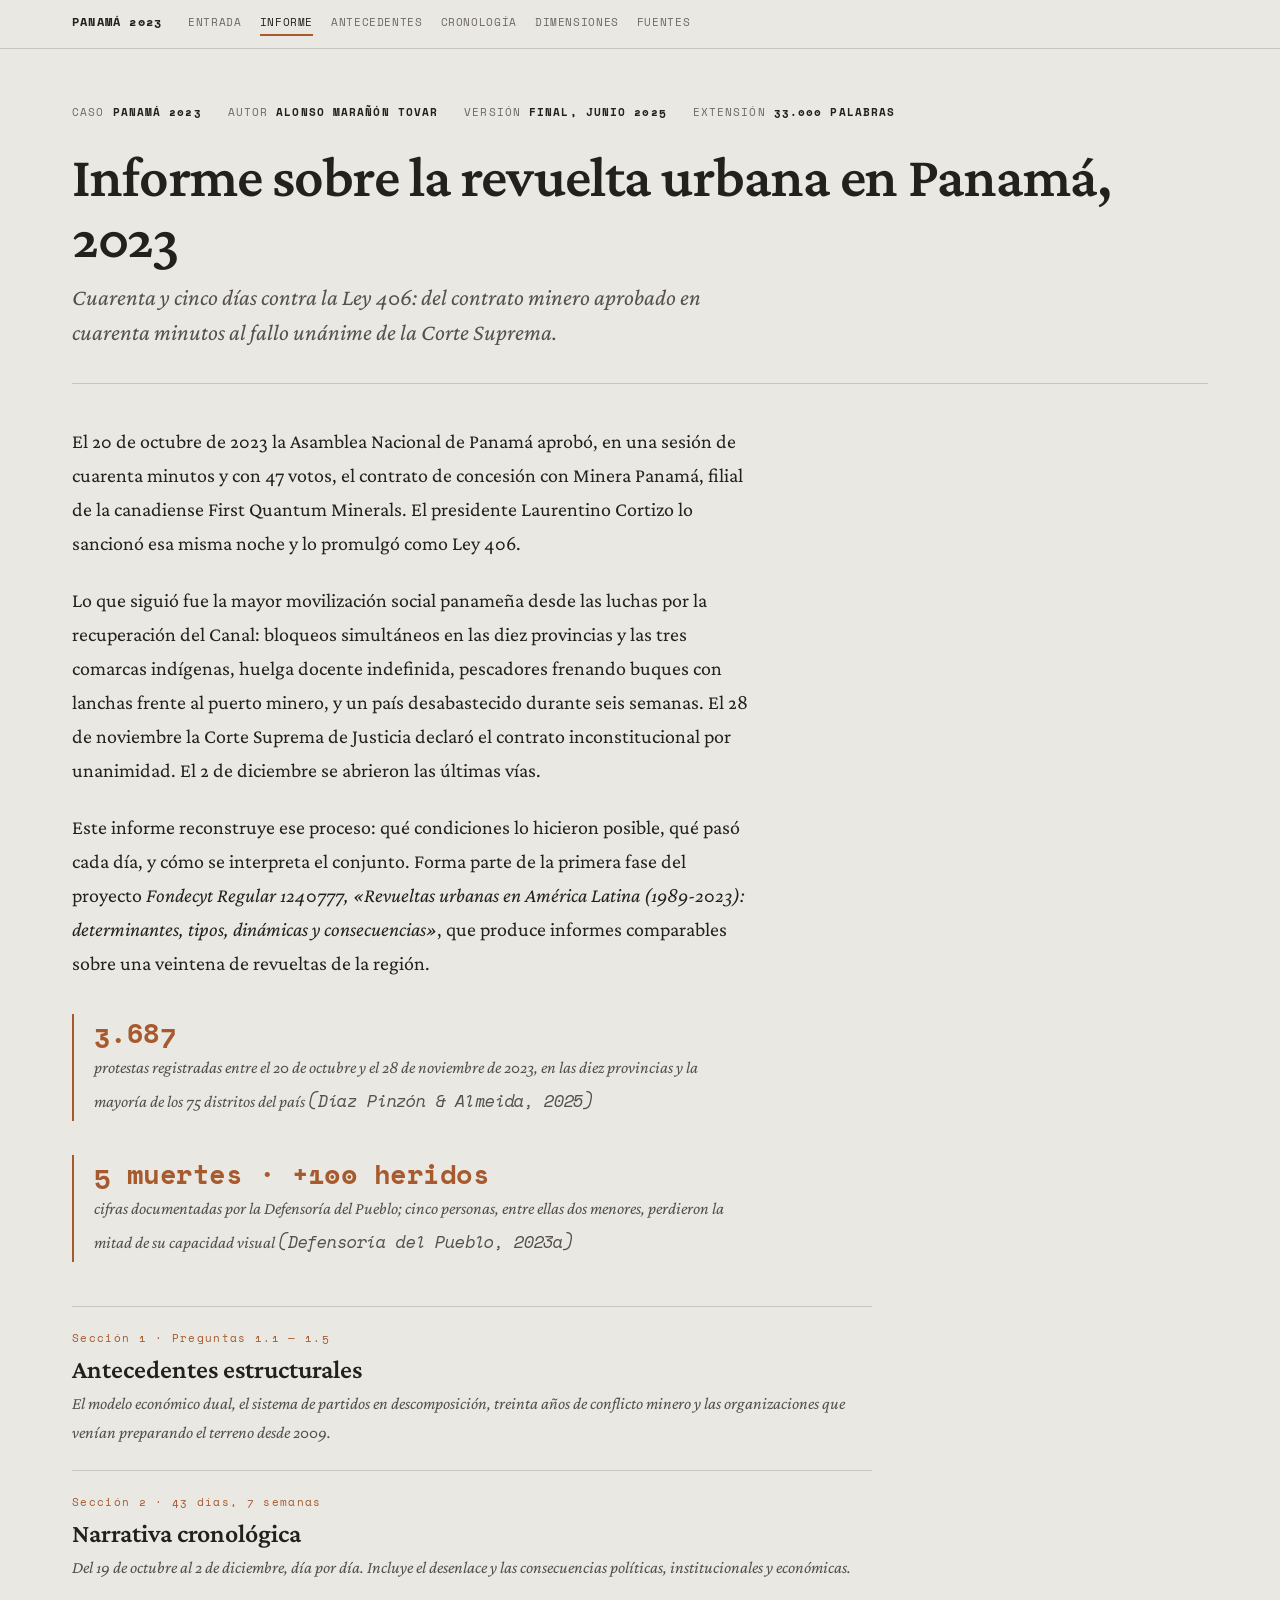
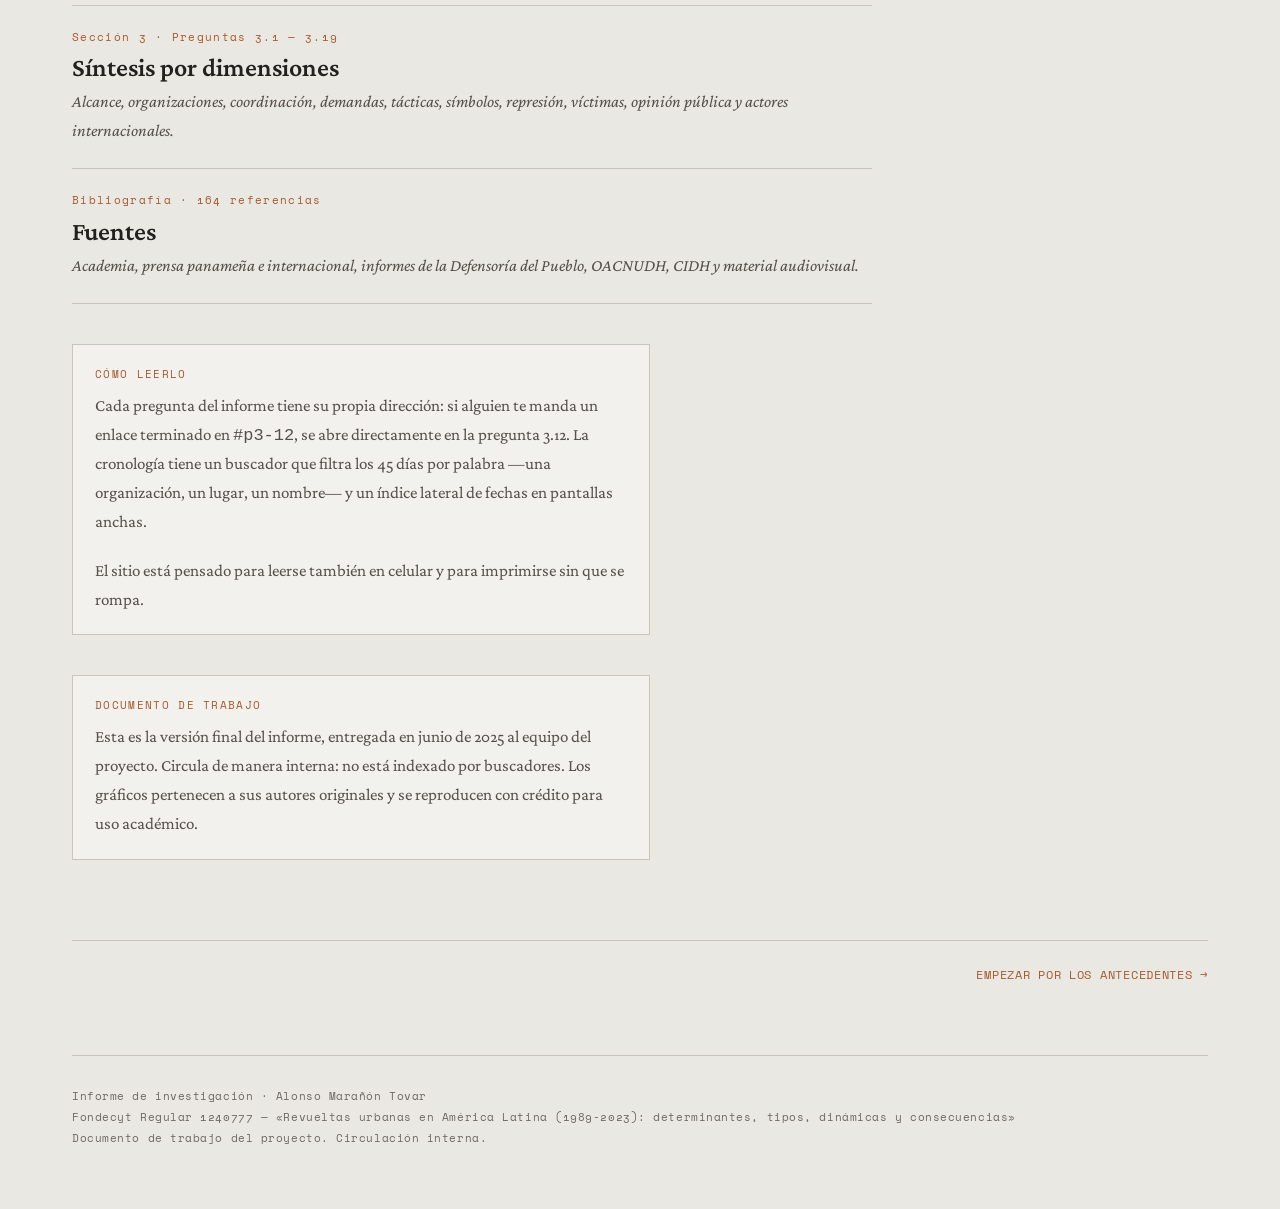
<file: informe.html>
<!doctype html>
<html lang="es">
<head>
  <meta charset="utf-8">
  <meta name="viewport" content="width=device-width, initial-scale=1">
  <title>Informe sobre la revuelta urbana en Panamá, 2023</title>
  <meta name="description" content="Informe de investigación sobre la revuelta urbana de Panamá de 2023 contra el contrato minero de la Ley 406. Fondecyt Regular 1240777.">
  <meta name="robots" content="noindex, nofollow">
  <meta property="og:title" content="Informe sobre la revuelta urbana en Panamá, 2023">
  <meta property="og:description" content="Cuarenta y cinco días contra la Ley 406: antecedentes, cronología día por día y síntesis por dimensiones.">
  <meta property="og:type" content="article">
  <meta property="og:url" content="https://alonsomaranon-ai.github.io/panama-2023/informe.html">
  <meta property="og:locale" content="es_ES">
  <meta property="og:image" content="https://alonsomaranon-ai.github.io/panama-2023/imagenes/tarjeta.png">
  <meta property="og:image:width" content="1200">
  <meta property="og:image:height" content="630">
  <meta name="twitter:card" content="summary_large_image">
  <meta name="twitter:image" content="https://alonsomaranon-ai.github.io/panama-2023/imagenes/tarjeta.png">
  <link rel="preconnect" href="https://fonts.googleapis.com">
  <link rel="preconnect" href="https://fonts.gstatic.com" crossorigin>
  <link href="https://fonts.googleapis.com/css2?family=Crimson+Pro:ital,wght@0,400;0,600;1,400;1,600&family=Space+Mono:wght@400;700&display=swap" rel="stylesheet">
  <link rel="stylesheet" href="estilos.css">
</head>
<body>

  <header class="barra">
    <div class="barra-interna">
      <a class="marca" href="index.html">Panamá 2023</a>
      <nav>
        <a href="index.html">Entrada</a>
        <a href="informe.html" aria-current="page">Informe</a>
        <a href="antecedentes.html">Antecedentes</a>
        <a href="cronologia.html">Cronología</a>
        <a href="dimensiones.html">Dimensiones</a>
        <a href="fuentes.html">Fuentes</a>
      </nav>
    </div>
  </header>

  <div class="envoltorio">

    <div class="encabezado">
      <div class="ficha">
        <span>Caso <b>Panamá 2023</b></span>
        <span>Autor <b>Alonso Marañón Tovar</b></span>
        <span>Versión <b>final, junio 2025</b></span>
        <span>Extensión <b>33.000 palabras</b></span>
      </div>
      <h1>Informe sobre la revuelta urbana en Panamá, 2023</h1>
      <p class="bajada">Cuarenta y cinco días contra la Ley 406: del contrato minero aprobado en cuarenta minutos al fallo unánime de la Corte Suprema.</p>
    </div>

    <div class="columna">
      <p>El 20 de octubre de 2023 la Asamblea Nacional de Panamá aprobó, en una sesión de cuarenta minutos y con 47 votos, el contrato de concesión con Minera Panamá, filial de la canadiense First Quantum Minerals. El presidente Laurentino Cortizo lo sancionó esa misma noche y lo promulgó como Ley 406.</p>

      <p>Lo que siguió fue la mayor movilización social panameña desde las luchas por la recuperación del Canal: bloqueos simultáneos en las diez provincias y las tres comarcas indígenas, huelga docente indefinida, pescadores frenando buques con lanchas frente al puerto minero, y un país desabastecido durante seis semanas. El 28 de noviembre la Corte Suprema de Justicia declaró el contrato inconstitucional por unanimidad. El 2 de diciembre se abrieron las últimas vías.</p>

      <p>Este informe reconstruye ese proceso: qué condiciones lo hicieron posible, qué pasó cada día, y cómo se interpreta el conjunto. Forma parte de la primera fase del proyecto <em>Fondecyt Regular 1240777, «Revueltas urbanas en América Latina (1989-2023): determinantes, tipos, dinámicas y consecuencias»</em>, que produce informes comparables sobre una veintena de revueltas de la región.</p>
    </div>

    <div class="dato">
      <strong>3.687</strong>
      <span>protestas registradas entre el 20 de octubre y el 28 de noviembre de 2023, en las diez provincias y la mayoría de los 75 distritos del país <span class="cita">(Díaz Pinzón &amp; Almeida, 2025)</span></span>
    </div>

    <div class="dato">
      <strong>5 muertes · +100 heridos</strong>
      <span>cifras documentadas por la Defensoría del Pueblo; cinco personas, entre ellas dos menores, perdieron la mitad de su capacidad visual <span class="cita">(Defensoría del Pueblo, 2023a)</span></span>
    </div>

    <ul class="indice">
      <li>
        <a href="antecedentes.html">
          <span class="numero">Sección 1 · Preguntas 1.1 — 1.5</span>
          <span class="nombre">Antecedentes estructurales</span>
          <span class="detalle">El modelo económico dual, el sistema de partidos en descomposición, treinta años de conflicto minero y las organizaciones que venían preparando el terreno desde 2009.</span>
        </a>
      </li>
      <li>
        <a href="cronologia.html">
          <span class="numero">Sección 2 · 43 días, 7 semanas</span>
          <span class="nombre">Narrativa cronológica</span>
          <span class="detalle">Del 19 de octubre al 2 de diciembre, día por día. Incluye el desenlace y las consecuencias políticas, institucionales y económicas.</span>
        </a>
      </li>
      <li>
        <a href="dimensiones.html">
          <span class="numero">Sección 3 · Preguntas 3.1 — 3.19</span>
          <span class="nombre">Síntesis por dimensiones</span>
          <span class="detalle">Alcance, organizaciones, coordinación, demandas, tácticas, símbolos, represión, víctimas, opinión pública y actores internacionales.</span>
        </a>
      </li>
      <li>
        <a href="fuentes.html">
          <span class="numero">Bibliografía · 164 referencias</span>
          <span class="nombre">Fuentes</span>
          <span class="detalle">Academia, prensa panameña e internacional, informes de la Defensoría del Pueblo, OACNUDH, CIDH y material audiovisual.</span>
        </a>
      </li>
    </ul>

    <div class="aviso">
      <span class="etiqueta">Cómo leerlo</span>
      <p>Cada pregunta del informe tiene su propia dirección: si alguien te manda un enlace terminado en <code>#p3-12</code>, se abre directamente en la pregunta 3.12. La cronología tiene un buscador que filtra los 45 días por palabra —una organización, un lugar, un nombre— y un índice lateral de fechas en pantallas anchas.</p>
      <p style="margin-bottom:0">El sitio está pensado para leerse también en celular y para imprimirse sin que se rompa.</p>
    </div>

    <div class="aviso">
      <span class="etiqueta">Documento de trabajo</span>
      <p style="margin-bottom:0">Esta es la versión final del informe, entregada en junio de 2025 al equipo del proyecto. Circula de manera interna: no está indexado por buscadores. Los gráficos pertenecen a sus autores originales y se reproducen con crédito para uso académico.</p>
    </div>

    <div class="paso">
      <span></span>
      <span><a href="antecedentes.html">Empezar por los antecedentes →</a></span>
    </div>

    <footer>
      Informe de investigación · Alonso Marañón Tovar<br>
      Fondecyt Regular 1240777 — «Revueltas urbanas en América Latina (1989-2023): determinantes, tipos, dinámicas y consecuencias»<br>
      Documento de trabajo del proyecto. Circulación interna.
    </footer>

  </div>

</body>
</html>
</file>
<file: estilos.css>
/* =========================================================================
   Informe sobre la revuelta urbana en Panamá, 2023
   Estética: "Expediente"
   Toda la apariencia del sitio vive en este archivo. Si querés cambiar un
   color o un tamaño de letra, se cambia acá una vez y se aplica a las
   cinco páginas.
   ========================================================================= */

/* ---- 1. Las variables -------------------------------------------------
   Son los colores y medidas con nombre. En vez de escribir #A65A2E en
   cuarenta lugares, lo escribimos una vez acá y después lo llamamos
   var(--cobre). Cambiás esta línea y cambia todo el sitio.            */

:root {
  --papel:        #EAE8E3;  /* fondo: gris papel, no blanco puro */
  --papel-alto:   #F3F1ED;  /* fondo de bloques destacados */
  --tinta:        #23211E;  /* texto principal, casi negro */
  --tinta-suave:  #55504A;  /* bajadas, texto secundario */
  --tinta-tenue:  #6E6862;  /* citas, créditos, metadata */
  --linea:        #C9C4BC;  /* separadores */

  --cobre:        #A65A2E;  /* el acento: el metal en disputa */
  --verdin:       #4E7A63;  /* el cobre oxidado: enlaces ya visitados */

  --serif: 'Crimson Pro', Georgia, 'Times New Roman', serif;
  --mono:  'Space Mono', 'Courier New', monospace;

  --columna: 34em;          /* ancho de lectura: ~68 caracteres por línea */
}

/* ---- 2. Base ---------------------------------------------------------- */

* { box-sizing: border-box; }

html { -webkit-text-size-adjust: 100%; }

body {
  margin: 0;
  background: var(--papel);
  color: var(--tinta);
  font-family: var(--serif);
  /* la letra crece con la pantalla: en celular 17,5px da ~40 caracteres
     por línea, que es lo cómodo ahí; en escritorio 20px da ~68 */
  font-size: 17.5px;
  line-height: 1.68;
  /* ligaduras y números viejos: detalle tipográfico de libro */
  font-feature-settings: "onum" 1, "liga" 1;
}

@media (min-width: 480px) { body { font-size: 18.5px; line-height: 1.7; } }
@media (min-width: 720px) { body { font-size: 20px; } }

p { margin: 0 0 1.15em; }
em  { font-style: italic; }
strong { font-weight: 600; }

a {
  color: var(--cobre);
  text-decoration: none;
  border-bottom: 1px solid rgba(166, 90, 46, .35);
}
a:hover { border-bottom-color: var(--cobre); }
a:visited { color: var(--verdin); border-bottom-color: rgba(78, 122, 99, .35); }

img { max-width: 100%; height: auto; display: block; }

/* ---- 3. Estructura de página ------------------------------------------ */

.envoltorio { max-width: 1180px; margin: 0 auto; padding: 0 22px; }

.columna { max-width: var(--columna); }

/* La regla más importante de todo el archivo: el texto NUNCA se estira más
   allá de la columna de lectura. Una línea de 130 caracteres es ilegible;
   el ojo se pierde al volver al principio del renglón. Los gráficos sí
   pueden salirse, porque son anchos por naturaleza.                     */
.envoltorio > p,
.envoltorio > h2,
.envoltorio > .pregunta,
.envoltorio > .sin-info,
.cronologia-cuerpo > p,
.cronologia-cuerpo > h2,
.cronologia-cuerpo > .pregunta,
.cronologia-cuerpo > .sin-info,
.dia-texto > p { max-width: var(--columna); }

/* la barra de navegación de arriba, igual en las cinco páginas */
.barra {
  border-bottom: 1px solid var(--linea);
  background: var(--papel);
  position: sticky; top: 0; z-index: 40;
}
.barra-interna {
  max-width: 1180px; margin: 0 auto; padding: 12px 22px;
  display: flex; flex-wrap: wrap; gap: 10px 26px; align-items: baseline;
}
.barra .marca {
  font-family: var(--mono); font-size: 12px; font-weight: 700;
  letter-spacing: .1em; text-transform: uppercase;
  color: var(--tinta); border: none;
}
.barra nav { display: flex; gap: 8px 14px; flex-wrap: wrap; }
@media (min-width: 720px) { .barra nav { gap: 18px; } }
.barra nav a {
  font-family: var(--mono); font-size: 10.5px; letter-spacing: .06em;
  text-transform: uppercase; color: var(--tinta-tenue); border: none;
  padding-bottom: 2px;
}
.barra nav a:hover { color: var(--cobre); }
.barra nav a[aria-current="page"] {
  color: var(--tinta); border-bottom: 2px solid var(--cobre);
}

/* ---- 4. Encabezado de cada página -------------------------------------- */

.encabezado { padding: 54px 0 34px; border-bottom: 1px solid var(--linea); margin-bottom: 40px; }

.ficha {
  font-family: var(--mono); font-size: 11px; letter-spacing: .1em;
  text-transform: uppercase; color: var(--tinta-tenue);
  display: flex; flex-wrap: wrap; gap: 8px 26px; margin-bottom: 24px;
}
.ficha b { color: var(--tinta); font-weight: 700; }

h1 {
  font-family: var(--serif); font-weight: 600;
  font-size: clamp(38px, 7vw, 58px); line-height: 1.06;
  letter-spacing: -.015em; margin: 0 0 .2em;
}

.bajada {
  font-size: clamp(20px, 3.2vw, 23px); line-height: 1.5;
  font-style: italic; color: var(--tinta-suave);
  max-width: 29em; margin: 0;
}

/* ---- 5. Títulos internos ----------------------------------------------- */

h2 {
  font-family: var(--serif); font-weight: 600;
  font-size: clamp(27px, 4.5vw, 34px); line-height: 1.18;
  margin: 68px 0 8px; letter-spacing: -.01em;
}
h2:first-child { margin-top: 0; }

/* el número de pregunta del template (1.1, 2.7, 3.12) */
.pregunta { margin: 54px 0 20px; }
.pregunta .codigo {
  font-family: var(--mono); font-size: 12px; font-weight: 700;
  letter-spacing: .1em; color: var(--cobre); display: block; margin-bottom: 7px;
}
.pregunta h3 {
  font-family: var(--serif); font-weight: 600; font-size: 23px;
  line-height: 1.32; margin: 0; color: var(--tinta);
}
/* en el Word algunas preguntas del template quedaron en cursiva y otras no;
   acá se muestran todas igual, que para eso son la misma cosa */
.pregunta h3 em { font-style: normal; }

/* al saltar a un ancla, que el título no quede tapado por la barra fija */
.pregunta, .dia, h2[id] { scroll-margin-top: 78px; }
/* el enlace ancla que aparece al pasar el mouse por una pregunta */
.pregunta .ancla {
  font-family: var(--mono); font-size: 12px; color: var(--linea);
  border: none; margin-left: 8px; opacity: 0;
}
.pregunta:hover .ancla { opacity: 1; }
.pregunta .ancla:hover { color: var(--cobre); }

/* ---- 6. Las citas de Mendeley ------------------------------------------
   Son 228. Si se ven como el resto del texto, lo ensucian; si gritan,
   distraen. Van en mono, un punto más chicas y en gris: se leen como
   aparato crítico, no como prosa.                                      */

.cita {
  font-family: var(--mono); font-size: .74em; color: var(--tinta-tenue);
  letter-spacing: -.01em;
  /* algunas citas agrupan siete referencias: tienen que poder cortarse
     al final del renglón o rompen el ancho de la página */
  overflow-wrap: break-word;
}

/* ---- 7. Gráficos ------------------------------------------------------- */

figure {
  margin: 40px 0; padding: 22px 22px 18px;
  background: var(--papel-alto); border: 1px solid var(--linea);
  /* los gráficos se salen de la columna de texto: son anchos y lo necesitan */
  max-width: 46em;
}
figcaption {
  font-family: var(--mono); font-size: 11px; letter-spacing: .06em;
  text-transform: uppercase; color: var(--tinta-tenue);
  margin-top: 14px; padding-top: 10px; border-top: 1px solid var(--linea);
}
figcaption b { color: var(--tinta); font-weight: 700; }

/* ---- 8. La cronología --------------------------------------------------- */

.semana {
  font-family: var(--mono); font-size: 12px; font-weight: 700;
  letter-spacing: .14em; text-transform: uppercase; color: var(--tinta);
  margin: 70px 0 6px; padding-top: 22px; border-top: 2px solid var(--tinta);
}
.semana span { color: var(--cobre); }

.dia {
  display: grid; grid-template-columns: 1fr; gap: 4px;
  padding: 26px 0; border-top: 1px solid var(--linea);
}
.sello {
  font-family: var(--mono); font-size: 12px; line-height: 1.45;
  text-transform: uppercase; letter-spacing: .06em; color: var(--cobre);
}
.sello b {
  font-family: var(--serif); font-size: 30px; font-weight: 600;
  color: var(--tinta); letter-spacing: -.02em; margin-right: 8px;
}
.dia-texto > p:last-child { margin-bottom: 0; }

/* en pantallas anchas la fecha se va al margen izquierdo */
@media (min-width: 900px) {
  .dia { grid-template-columns: 108px minmax(0, var(--columna)); gap: 0 34px; }
  .sello { padding-top: 8px; }
  .sello b { display: block; font-size: 34px; margin: 0; line-height: 1; }
}

/* ---- 9. El riel de fechas ----------------------------------------------
   El índice lateral que muestra dónde estás parado dentro de los 45 días.
   En celular no aparece: sería un estorbo en una pantalla angosta.     */

.riel { display: none; }

@media (min-width: 1120px) {
  .con-riel { display: grid; grid-template-columns: 1fr 172px; gap: 60px; align-items: start; }
  .riel {
    display: block; position: sticky; top: 78px;
    max-height: calc(100vh - 110px); overflow-y: auto;
    font-family: var(--mono); font-size: 11px; letter-spacing: .04em;
    border-left: 1px solid var(--linea); padding-left: 16px;
  }
  .riel-titulo {
    text-transform: uppercase; color: var(--tinta-tenue);
    letter-spacing: .12em; margin-bottom: 12px;
  }
  .riel a { display: block; color: var(--tinta-tenue); border: none; padding: 2px 0; }
  /* al buscar, las fechas con coincidencias se encienden en cobre:
     el índice se vuelve un mapa de cuándo aparece el término */
  .riel a.coincide { color: var(--cobre); font-weight: 700; }
  .riel a.coincide::after { content: " ●"; font-size: 8px; vertical-align: 1px; }
  .riel a:hover { color: var(--cobre); }
  .riel a.activo { color: var(--tinta); font-weight: 700; }
  .riel a.activo::before {
    content: "▸ "; color: var(--cobre);
  }
  .riel .riel-semana {
    text-transform: uppercase; color: var(--tinta); font-weight: 700;
    margin: 16px 0 5px; letter-spacing: .1em;
  }
}

/* ---- 10. El buscador de la cronología ---------------------------------- */

.buscador { margin: 30px 0 10px; }
.buscador label {
  display: block; font-family: var(--mono); font-size: 11px;
  letter-spacing: .1em; text-transform: uppercase;
  color: var(--tinta-tenue); margin-bottom: 8px;
}
.buscador input {
  width: 100%; max-width: 30em; padding: 11px 14px;
  font-family: var(--mono); font-size: 14px; color: var(--tinta);
  background: var(--papel-alto);
  border: 1px solid var(--linea); border-radius: 0;
}
.buscador input:focus { outline: 2px solid var(--cobre); outline-offset: -1px; }
.buscador .resultado {
  font-family: var(--mono); font-size: 11.5px; line-height: 2; color: var(--tinta-tenue);
  margin-top: 10px; min-height: 1.2em; max-width: 46em;
}
.buscador .resultado b { color: var(--tinta); font-weight: 700; }
.buscador .resultado a {
  color: var(--cobre); border-bottom: none;
  white-space: nowrap; padding: 2px 0;
}
.buscador .resultado a:hover { border-bottom: 1px solid var(--cobre); }
.buscador .resultado a:visited { color: var(--cobre); }
mark { background: rgba(166, 90, 46, .22); color: inherit; padding: 0 2px; }
.oculto { display: none; }

/* ---- 11. Bloques especiales -------------------------------------------- */

/* dato duro destacado */
.dato {
  border-left: 2px solid var(--cobre); padding: 4px 0 4px 20px;
  margin: 34px 0; max-width: var(--columna);
}
.dato strong {
  display: block; font-family: var(--mono); font-size: 27px;
  font-weight: 700; color: var(--cobre); line-height: 1.15; letter-spacing: -.02em;
}
.dato span { font-style: italic; color: var(--tinta-suave); font-size: 17px; }

/* aviso: uso interno, versión, advertencias */
.aviso {
  border: 1px solid var(--linea); background: var(--papel-alto);
  padding: 20px 22px; margin: 40px 0; max-width: var(--columna);
  font-size: 17px; color: var(--tinta-suave);
}
.aviso .etiqueta {
  font-family: var(--mono); font-size: 11px; letter-spacing: .12em;
  text-transform: uppercase; color: var(--cobre); display: block; margin-bottom: 8px;
}

/* "no se encontró información": la honestidad del informe, marcada */
.sin-info {
  font-family: var(--mono); font-size: 13px; color: var(--tinta-tenue);
  letter-spacing: .04em; border-left: 2px solid var(--linea); padding-left: 16px;
}

/* ---- 11 bis. La pieza de entrada ---------------------------------------
   Es el relato para quien llega sin saber nada de Panamá. Usa la misma
   paleta y la misma tipografía que el informe —es la misma casa— pero se
   permite gestos que en un informe de investigación estarían fuera de
   lugar: una capitular, una consigna destacada, subtítulos narrativos. */

.pieza > p,
.pieza > h2,
.pieza > .destacado { max-width: var(--columna); }

.pieza > h2 {
  font-size: clamp(24px, 4vw, 29px);
  margin: 62px 0 16px;
}

.pieza .lead { font-size: 1.12em; line-height: 1.6; }

/* capitular: el gesto editorial más viejo que existe, y todavía funciona */
.pieza .lead::first-letter {
  float: left; font-weight: 600; font-size: 4.1em; line-height: .82;
  padding: 4px 12px 0 0; color: var(--cobre);
}

/* en celular la capitular se come demasiado ancho y deja tres renglones
   desalineados: se achica para que solo abrace dos */
@media (max-width: 520px) {
  .pieza .lead::first-letter { font-size: 3.2em; padding: 3px 9px 0 0; }
}

.pieza b { font-weight: 600; }

.destacado {
  margin: 46px 0; padding: 4px 0 4px 22px;
  border-left: 2px solid var(--cobre);
  font-size: clamp(23px, 3.6vw, 28px); line-height: 1.3;
  font-style: italic; color: var(--tinta);
}
.destacado cite {
  display: block; margin-top: 12px;
  font-family: var(--mono); font-size: 11px; font-style: normal;
  letter-spacing: .08em; text-transform: uppercase; color: var(--tinta-tenue);
}

/* la puerta al informe completo: lo que convierte al relato en algo
   verificable en vez de un texto que hay que creer */
.puerta {
  margin: 76px 0 0; padding: 30px 30px 26px;
  background: var(--papel-alto); border: 1px solid var(--linea);
  max-width: 42em;
}
.puerta .etiqueta {
  font-family: var(--mono); font-size: 11px; letter-spacing: .12em;
  text-transform: uppercase; color: var(--cobre); display: block; margin-bottom: 14px;
}
.puerta p { font-size: 17px; line-height: 1.6; color: var(--tinta-suave); }
.puerta b { color: var(--tinta); font-weight: 600; }
.puerta .acceso {
  display: flex; flex-direction: column; gap: 10px;
  margin: 22px 0 0; padding-top: 20px; border-top: 1px solid var(--linea);
}
.puerta .acceso a {
  font-family: var(--mono); font-size: 12.5px; letter-spacing: .04em;
  border-bottom: none; color: var(--cobre);
}
.puerta .acceso a:hover { text-decoration: underline; }

/* ---- 11 quater. Los bloques visuales de la entrada --------------------- */

/* La línea de tiempo. No dibuja "intensidad" de protesta porque el informe
   no tiene un conteo diario: marca los nueve momentos y deja que se vea
   solo lo que sí es un dato — el hueco de tres semanas antes del fallo. */
.linea-tiempo {
  margin: 40px 0 46px; max-width: 46em;
  padding: 22px 24px 20px;
  background: var(--papel-alto); border: 1px solid var(--linea);
}
.linea-tiempo .rotulo,
.victimas .rotulo {
  font-family: var(--mono); font-size: 11px; letter-spacing: .12em;
  text-transform: uppercase; color: var(--cobre); margin-bottom: 16px;
}
.linea-tiempo svg { width: 100%; height: auto; display: block; }
.linea-tiempo .hitos {
  list-style: none; margin: 18px 0 0; padding: 0;
  columns: 2; column-gap: 32px;
}
@media (max-width: 640px) { .linea-tiempo .hitos { columns: 1; } }
.linea-tiempo .hitos li {
  break-inside: avoid; margin-bottom: 9px;
  font-size: 16px; line-height: 1.4; color: var(--tinta-suave);
}
.linea-tiempo .hitos b {
  font-family: var(--mono); font-size: 12px; font-weight: 700;
  color: var(--cobre); display: block;
}
/* en la cronología los hitos son enlaces: saltan al día correspondiente */
.linea-tiempo .hitos a {
  color: inherit; border-bottom: none; display: block;
}
.linea-tiempo .hitos a:visited { color: inherit; }
.linea-tiempo .hitos a:hover { color: var(--tinta); }
.linea-tiempo .hitos a:hover b { text-decoration: underline; }
.linea-tiempo figcaption {
  margin-top: 18px; padding-top: 14px; border-top: 1px solid var(--linea);
  font-family: var(--serif); font-style: italic; font-size: 16px;
  color: var(--tinta-suave); text-transform: none; letter-spacing: 0;
}

/* El mapa: se le permite salir de la columna de texto, como en el informe */
.mapa { margin: 40px 0; max-width: 46em; }
.mapa img { border: 1px solid var(--linea); background: #fff; }
.mapa figcaption {
  font-family: var(--serif); font-size: 16px; line-height: 1.5;
  font-style: italic; color: var(--tinta-suave);
  margin-top: 12px; text-transform: none; letter-spacing: 0;
  border: none; padding: 0;
}
.mapa .credito {
  display: block; margin-top: 6px; font-style: normal;
  font-family: var(--mono); font-size: 11px; letter-spacing: .06em;
  text-transform: uppercase; color: var(--tinta-tenue);
}

/* Las cinco muertes. Sin dramatismo: nombre, fecha, lugar y qué pasó.
   La sobriedad tipográfica es lo que hace que se lean como personas. */
.victimas {
  margin: 40px 0 46px; max-width: 40em;
  padding: 24px 26px 20px;
  border-left: 2px solid var(--cobre); background: var(--papel-alto);
}
.victimas ul { list-style: none; margin: 0; padding: 0; }
.victimas li {
  padding: 14px 0; border-top: 1px solid var(--linea);
}
.victimas li:first-child { border-top: none; padding-top: 0; }
.victimas b {
  display: block; font-size: 20px; font-weight: 600; color: var(--tinta);
  line-height: 1.25;
}
.victimas .donde {
  display: block; font-family: var(--mono); font-size: 11.5px;
  letter-spacing: .04em; color: var(--cobre); margin: 4px 0 6px;
}
.victimas .como {
  display: block; font-size: 16.5px; line-height: 1.5; color: var(--tinta-suave);
}

/* ---- 11 ter. Índice de preguntas y listas reales ----------------------- */

/* El índice que abre las secciones 1 y 3: diecinueve preguntas son muchas
   para encontrar scrolleando. Cada rótulo sale de las palabras del propio
   informe, no de un resumen. */
.indice-preguntas {
  margin: 0 0 56px; padding: 22px 24px 20px;
  background: var(--papel-alto); border: 1px solid var(--linea);
  max-width: 46em;
}
.indice-preguntas .rotulo {
  font-family: var(--mono); font-size: 11px; letter-spacing: .12em;
  text-transform: uppercase; color: var(--cobre); margin-bottom: 14px;
}
.indice-preguntas ul {
  list-style: none; margin: 0; padding: 0;
  columns: 2; column-gap: 34px;
}
@media (max-width: 640px) { .indice-preguntas ul { columns: 1; } }
.indice-preguntas li { break-inside: avoid; margin-bottom: 7px; }
.indice-preguntas a {
  font-size: 16.5px; line-height: 1.4; color: var(--tinta);
  border-bottom: none; display: block;
}
.indice-preguntas a:hover { color: var(--cobre); }
.indice-preguntas a:visited { color: var(--tinta); }
.indice-preguntas b {
  font-family: var(--mono); font-size: 12px; font-weight: 700;
  color: var(--cobre); margin-right: 5px;
}

/* Las listas de verdad del informe (en todo el documento hay una sola:
   las cuatro alternativas de coordinación de la pregunta 3.4). */
.lista {
  max-width: var(--columna); margin: 0 0 1.3em; padding-left: 1.4em;
  list-style: none;
}
.lista li { position: relative; margin-bottom: .5em; }
.lista li::before {
  content: "—"; position: absolute; left: -1.4em; color: var(--cobre);
}

/* ---- 12. Índice de la portada ------------------------------------------ */

.indice { list-style: none; padding: 0; margin: 44px 0 0; max-width: 40em; }
.indice li { border-top: 1px solid var(--linea); }
.indice li:last-child { border-bottom: 1px solid var(--linea); }
.indice a {
  display: block; padding: 22px 0; border: none; color: var(--tinta);
}
.indice a:hover { color: var(--cobre); }
.indice .numero {
  font-family: var(--mono); font-size: 11px; letter-spacing: .12em;
  color: var(--cobre); display: block; margin-bottom: 6px;
}
.indice .nombre { font-size: 26px; font-weight: 600; line-height: 1.2; display: block; }
.indice .detalle {
  display: block; font-size: 17px; color: var(--tinta-suave);
  font-style: italic; margin-top: 5px;
}

/* ---- 13. Bibliografía --------------------------------------------------- */

.bibliografia { max-width: 44em; }
.bibliografia p {
  font-size: 17px; line-height: 1.55; margin: 0 0 1.1em;
  padding-left: 2.2em; text-indent: -2.2em;  /* sangría francesa, como pide APA */
  /* las URLs largas se cortan donde haga falta en vez de estirar la página */
  overflow-wrap: anywhere;
}
.bibliografia a { border-bottom-color: rgba(166, 90, 46, .22); }

/* ---- 14. Pie y navegación entre páginas -------------------------------- */

.paso {
  display: flex; justify-content: space-between; gap: 20px; flex-wrap: wrap;
  margin: 80px 0 0; padding-top: 24px; border-top: 1px solid var(--linea);
  font-family: var(--mono); font-size: 12px; letter-spacing: .06em;
  text-transform: uppercase;
}
.paso a { border: none; }

footer {
  margin-top: 70px; padding: 30px 0 60px;
  border-top: 1px solid var(--linea);
  font-family: var(--mono); font-size: 11px; line-height: 1.9;
  letter-spacing: .05em; color: var(--tinta-tenue);
}
footer a { color: var(--tinta-tenue); }

/* ---- 15. Impresión -----------------------------------------------------
   Alguien va a imprimir esto para leerlo. Que salga bien.              */

@media print {
  body { background: #fff; font-size: 11pt; }
  .barra, .riel, .buscador, .paso { display: none; }
  .con-riel { display: block; }
  figure { break-inside: avoid; border: 1px solid #ccc; }
  .dia { break-inside: avoid; }
  a { color: inherit; border: none; }
  .cita { color: #555; }
}
</file>
